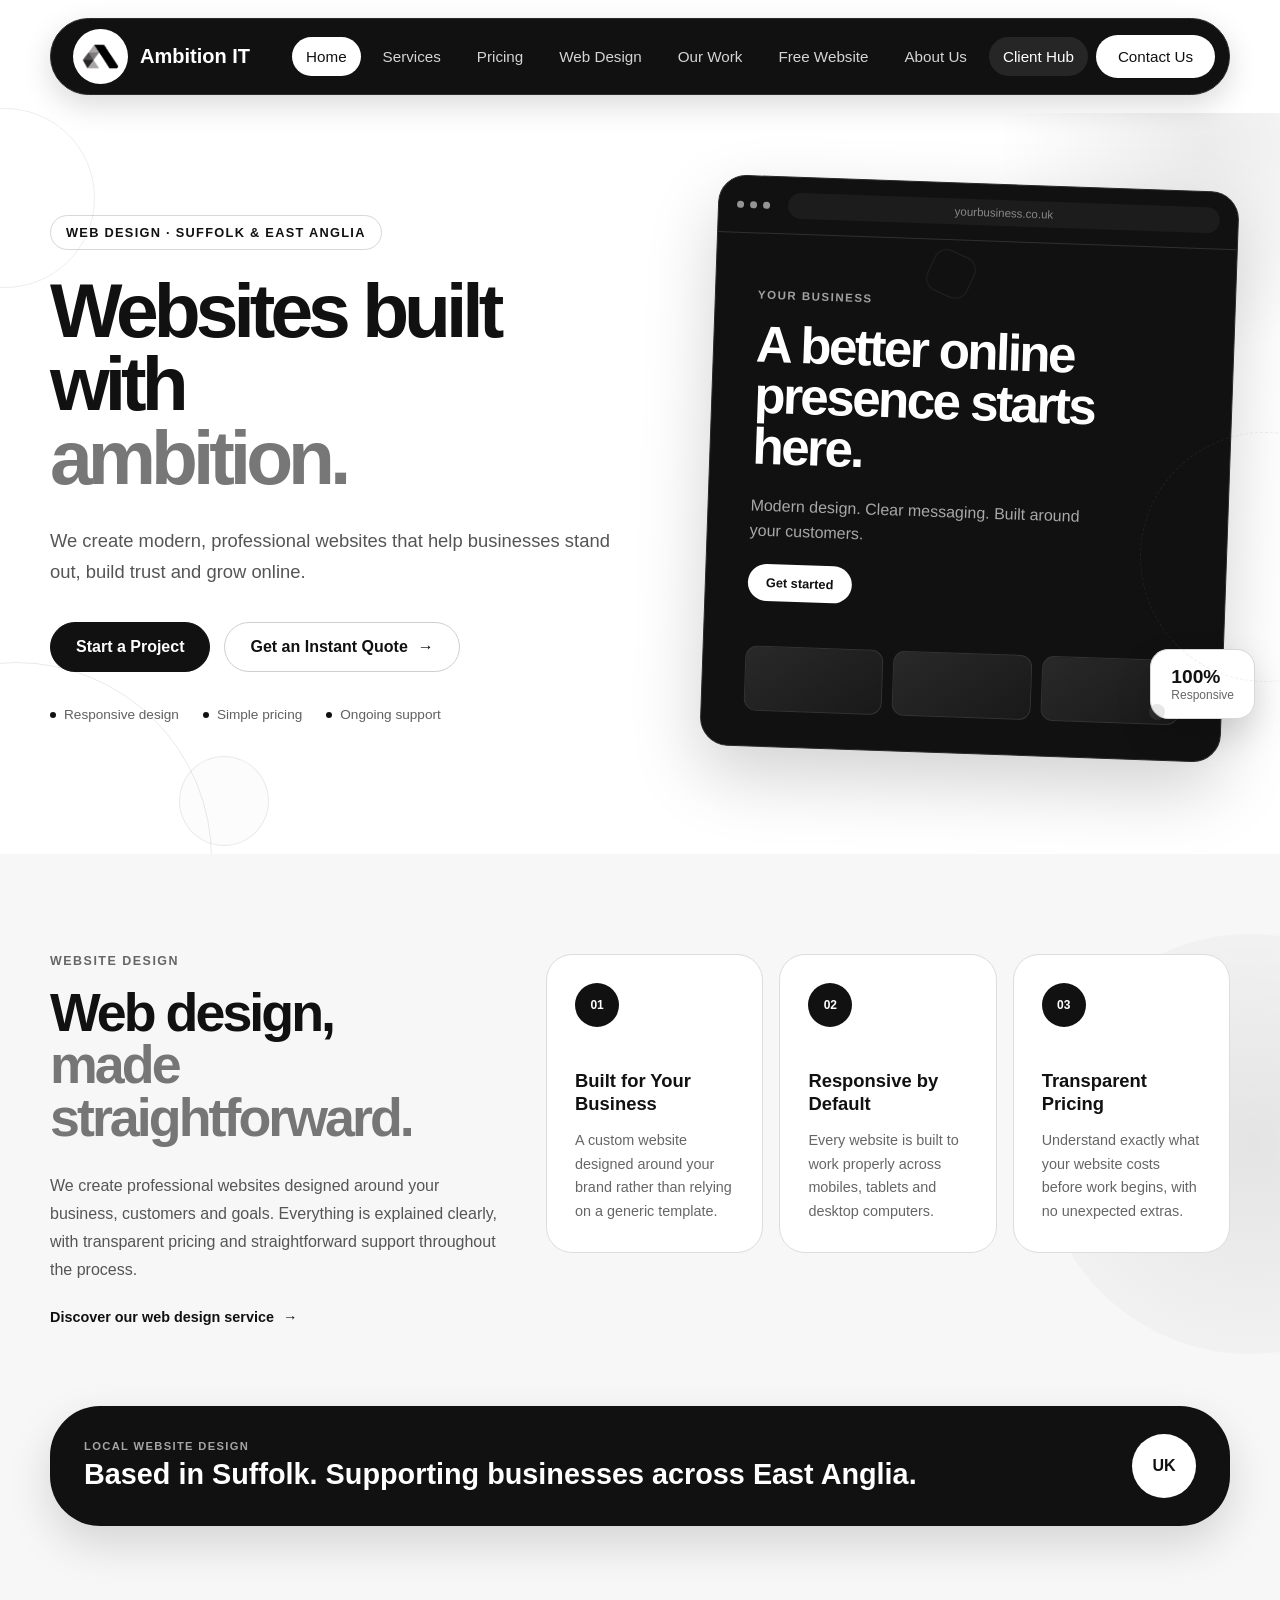
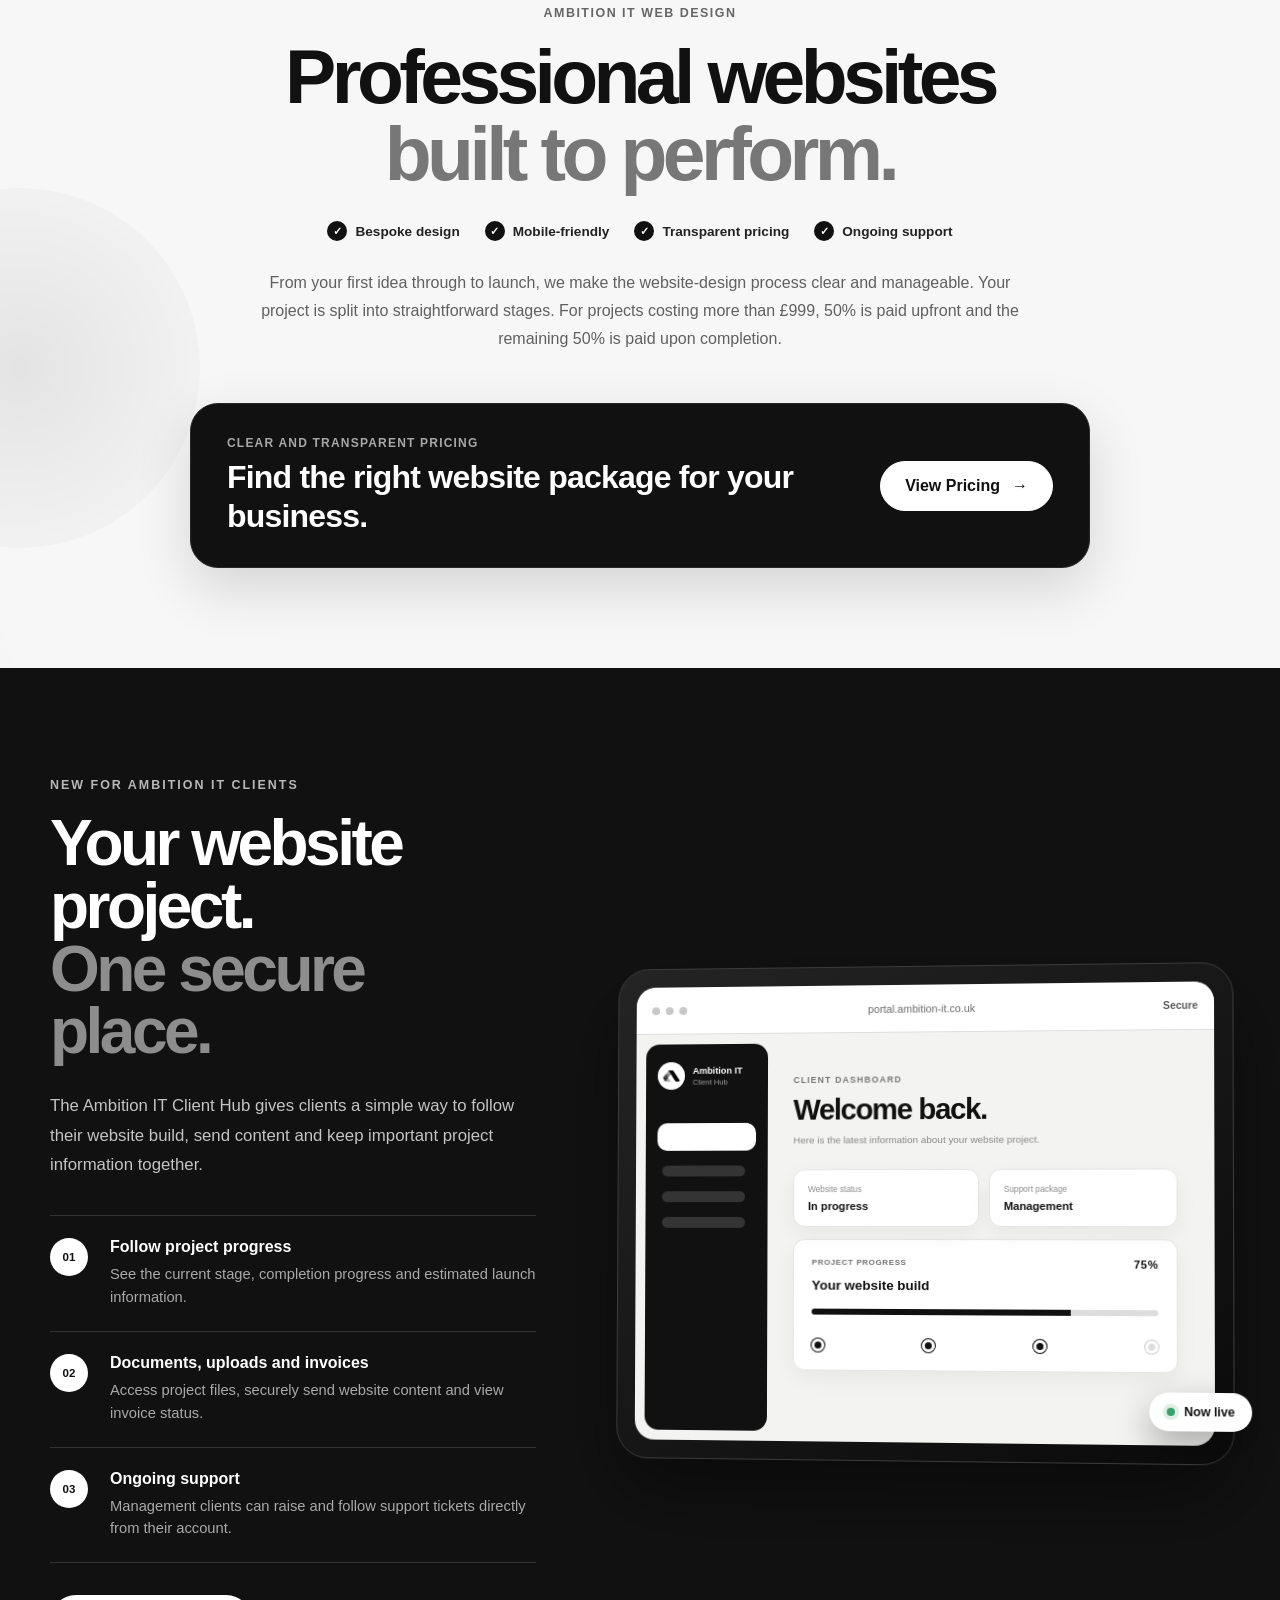
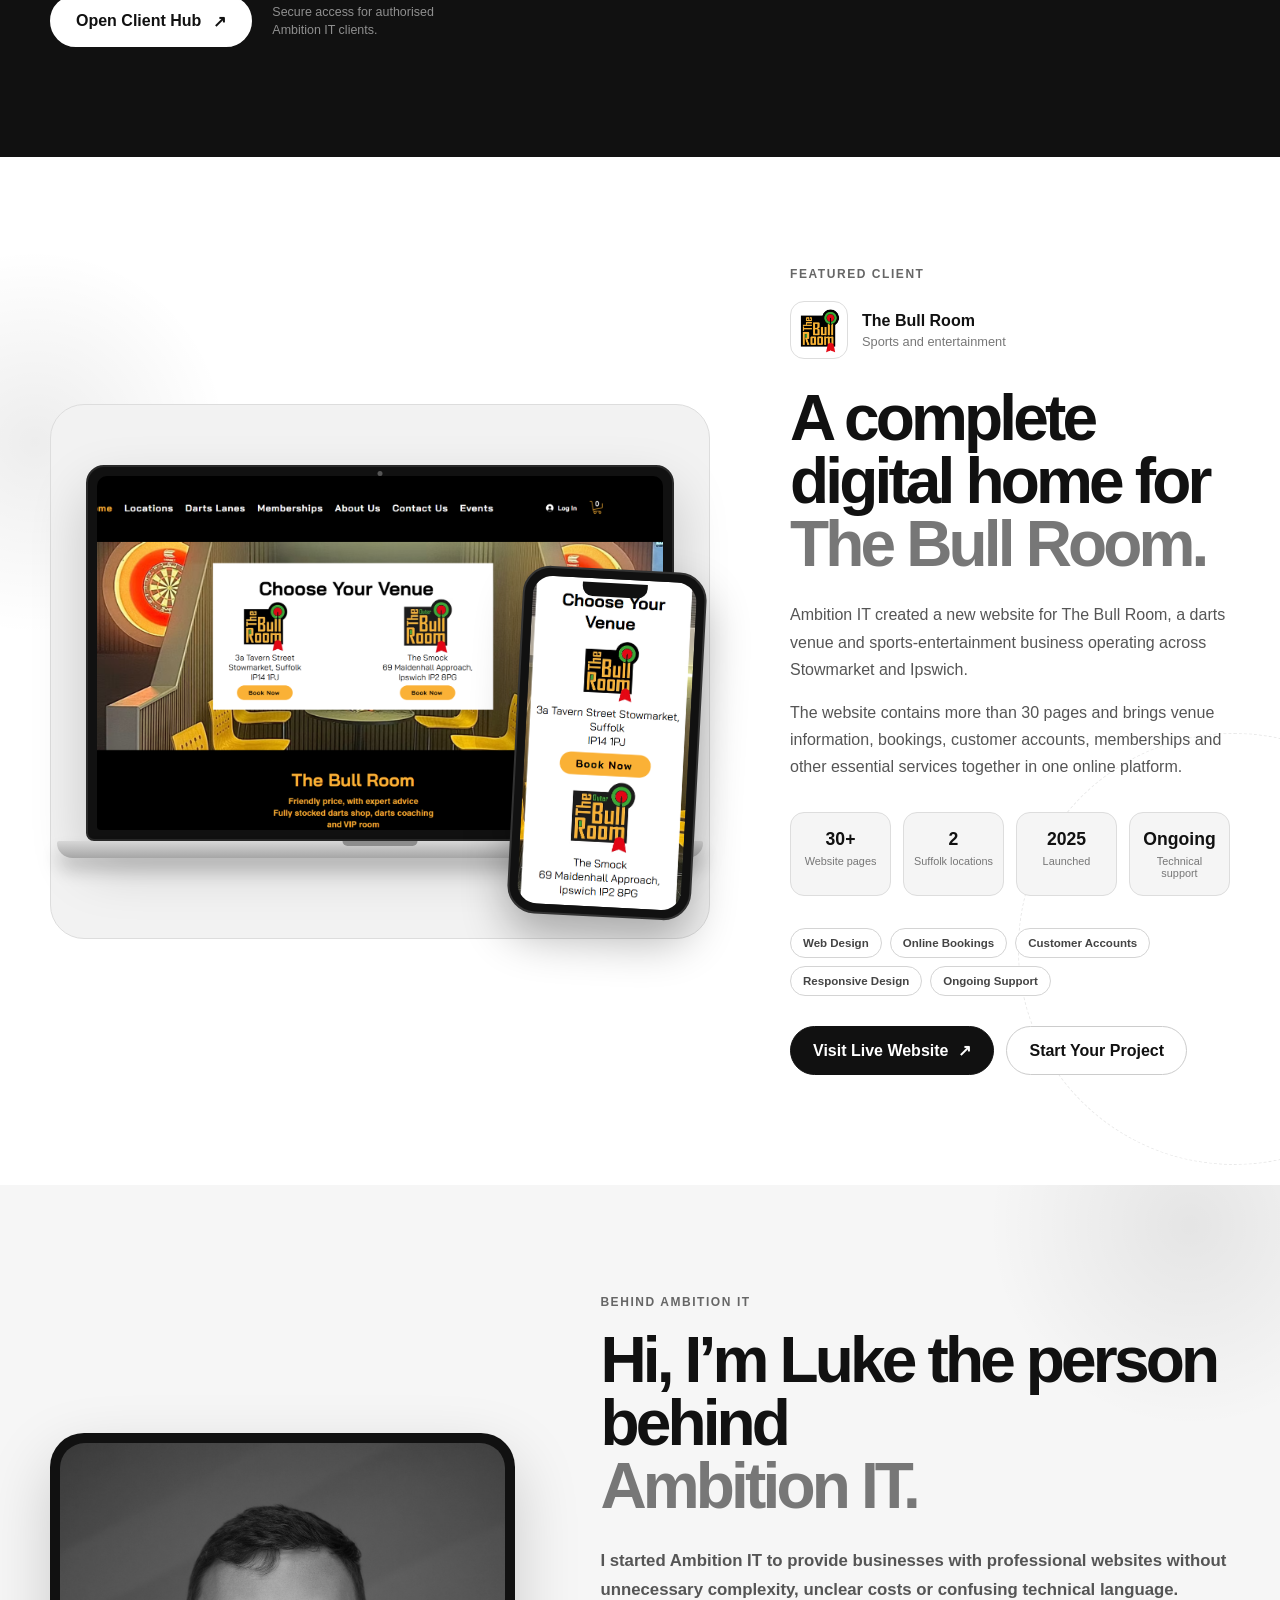
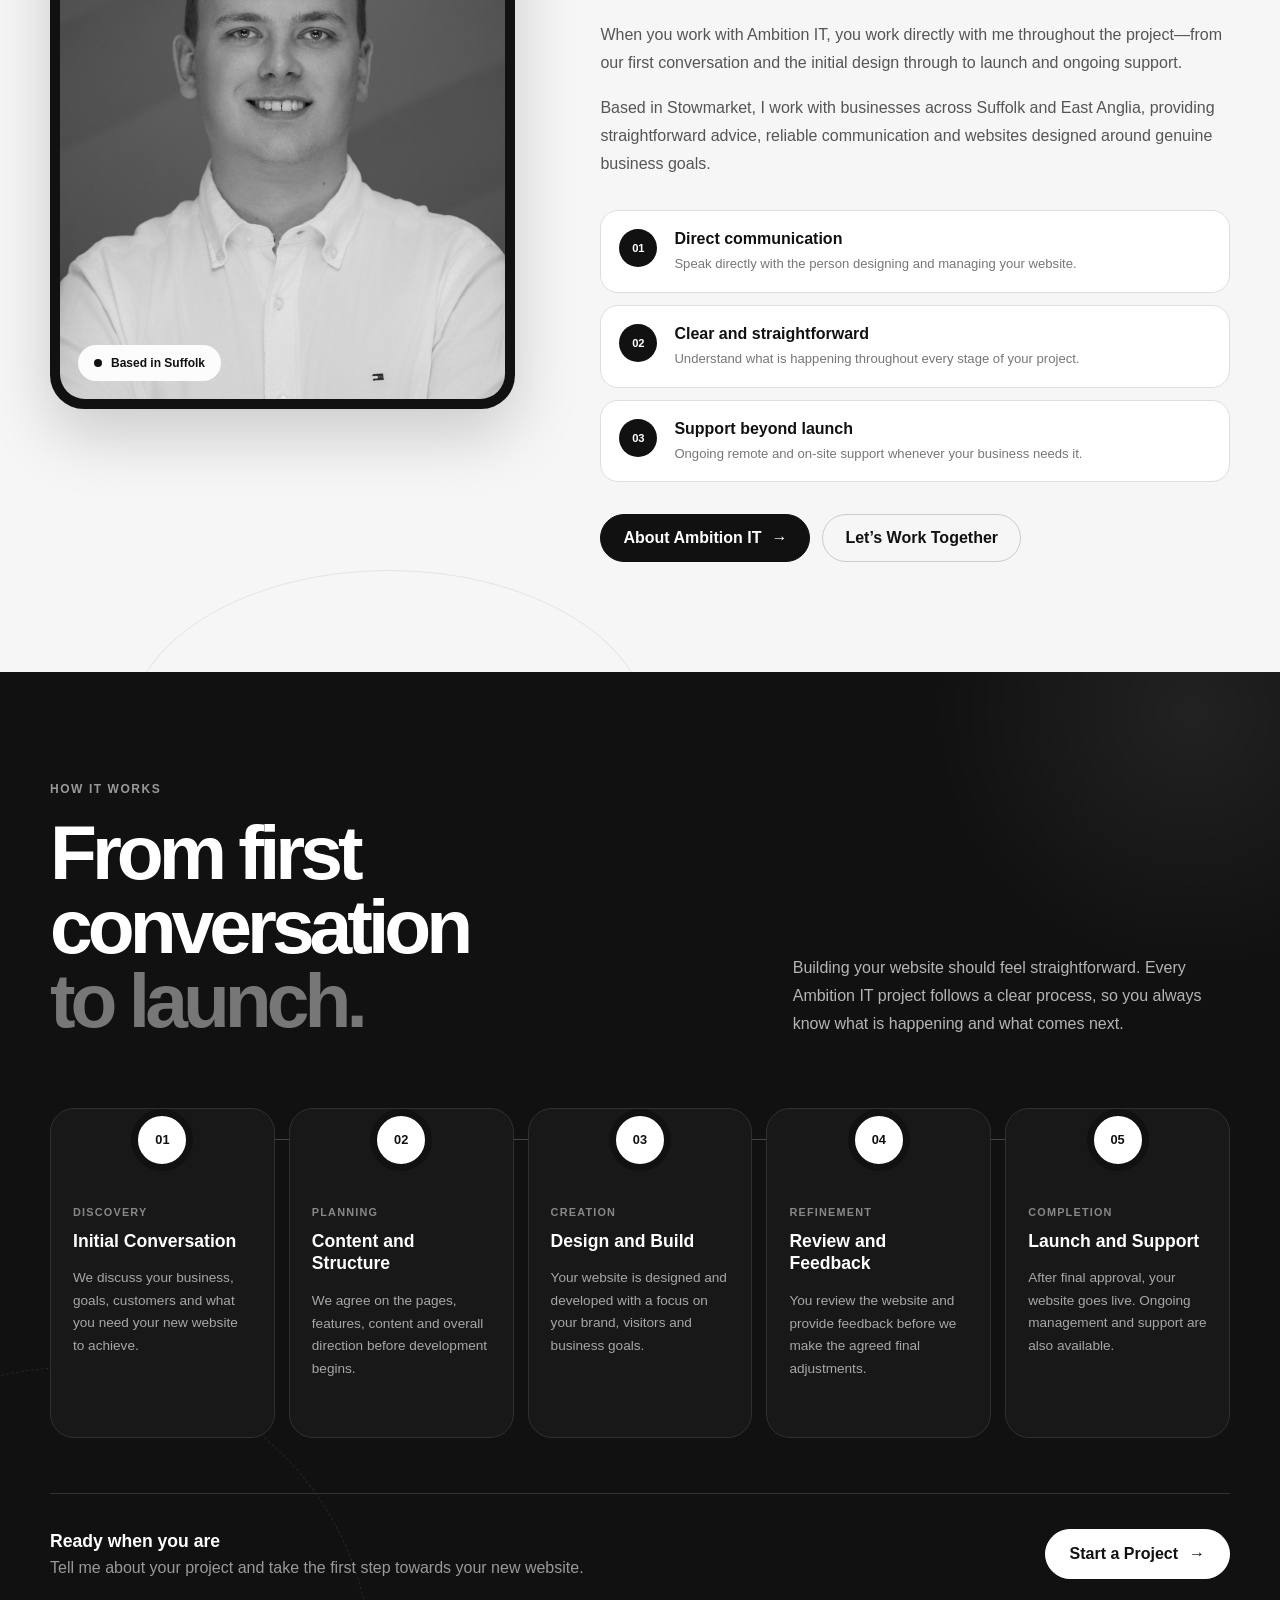
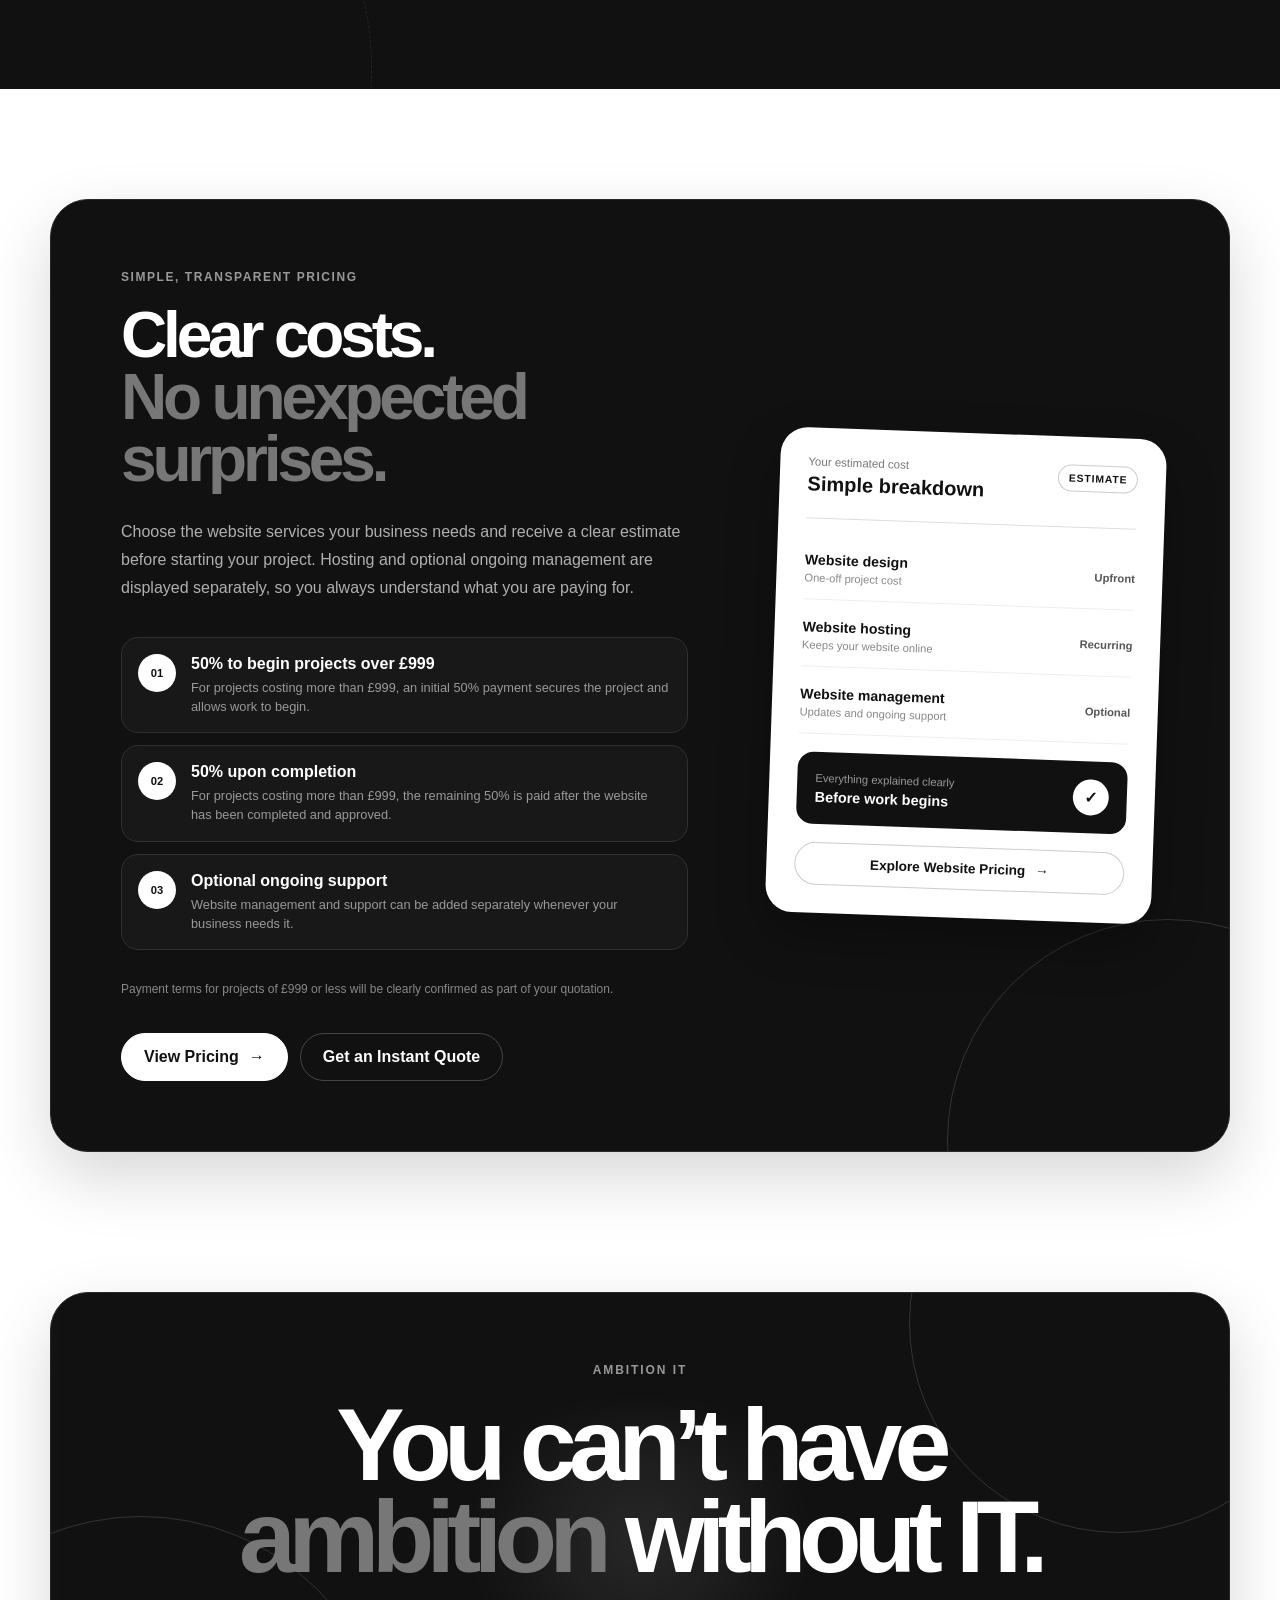
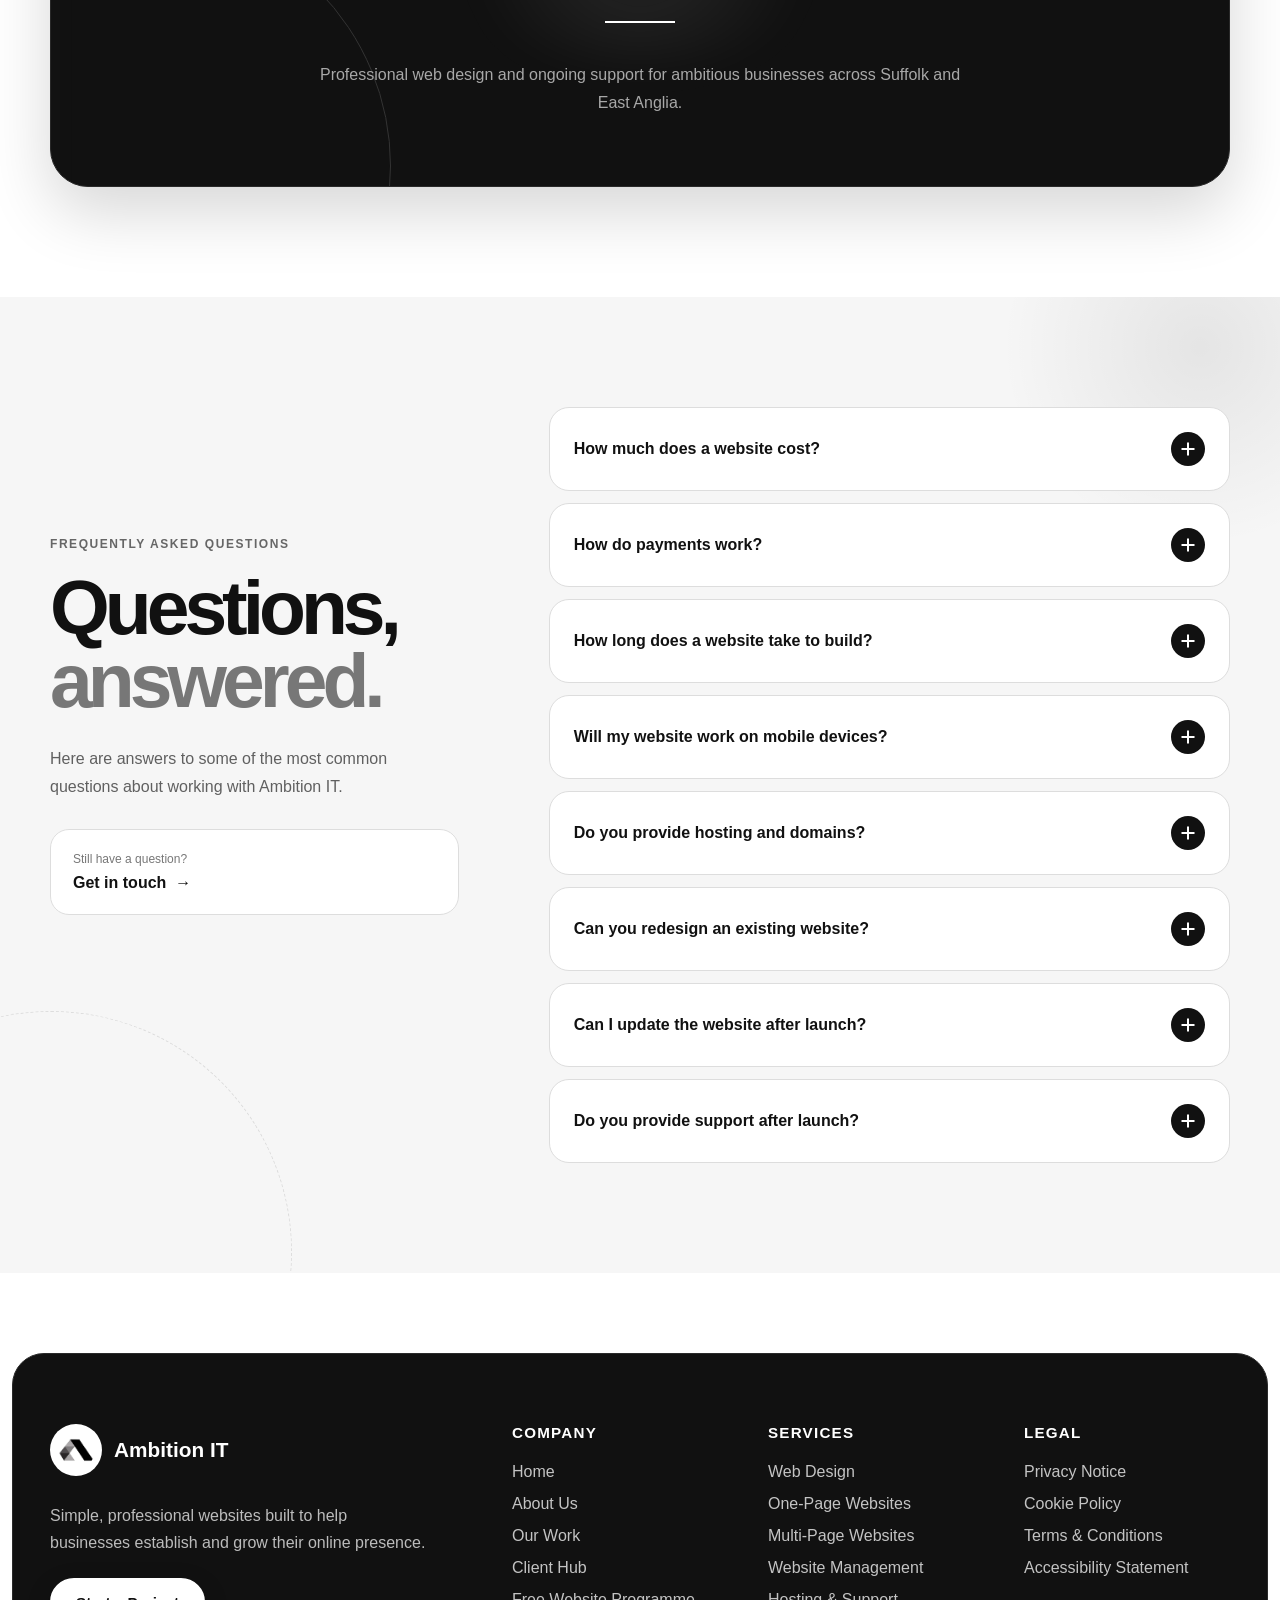
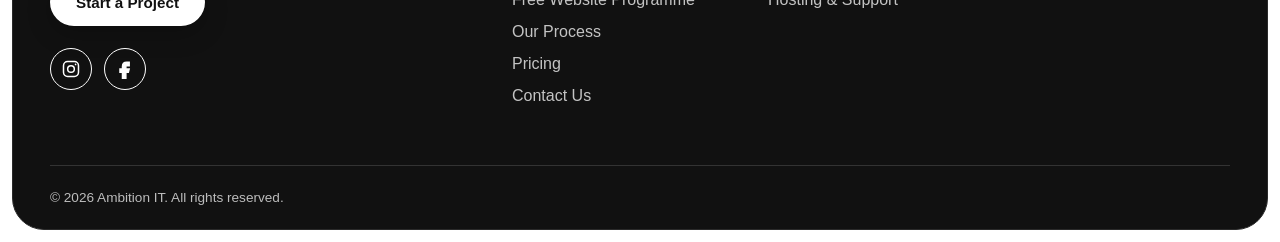
<file: index.html>
<!DOCTYPE html>
<html lang="en">
<head>
    <meta charset="UTF-8">

    <meta
        name="viewport"
        content="width=device-width, initial-scale=1.0"
    >

    <link rel="icon" type="image/png" sizes="192x192" href="/favicon-192.png">
    <link rel="icon" href="/favicon.ico" sizes="any">
    <link rel="stylesheet" href="/styles/main.css?v=20260901">

    <link rel="canonical" href="https://ambition-it.co.uk/">

    <meta
        name="description"
        content="Professional web design, website management and business IT support from Ambition IT in Stowmarket, Suffolk and across East Anglia."
    >

    <meta property="og:type" content="website">
    <meta property="og:site_name" content="Ambition IT">
    <meta property="og:title" content="Web Design Suffolk | Ambition IT">
    <meta property="og:description" content="Professional websites, ongoing management and straightforward IT support for ambitious businesses across Suffolk and East Anglia.">
    <meta property="og:url" content="https://ambition-it.co.uk/">
    <meta property="og:image" content="https://ambition-it.co.uk/favicon-192.png">
    <meta name="twitter:card" content="summary">

    <script type="application/ld+json">
    {
        "@context": "https://schema.org",
        "@graph": [
            {
                "@type": "Organization",
                "@id": "https://ambition-it.co.uk/#organization",
                "name": "Ambition IT",
                "url": "https://ambition-it.co.uk/",
                "logo": {
                    "@type": "ImageObject",
                    "url": "https://ambition-it.co.uk/favicon-192.png",
                    "width": 192,
                    "height": 192
                },
                "email": "ambitionit.business@gmail.com",
                "founder": {
                    "@type": "Person",
                    "name": "Luke Faulkner"
                },
                "areaServed": [
                    {
                        "@type": "AdministrativeArea",
                        "name": "Suffolk"
                    },
                    {
                        "@type": "AdministrativeArea",
                        "name": "East Anglia"
                    }
                ],
                "sameAs": [
                    "https://www.instagram.com/ambitionit_suffolk/",
                    "https://www.facebook.com/profile.php?id=61585691250352"
                ]
            },
            {
                "@type": "WebSite",
                "@id": "https://ambition-it.co.uk/#website",
                "url": "https://ambition-it.co.uk/",
                "name": "Ambition IT",
                "publisher": {
                    "@id": "https://ambition-it.co.uk/#organization"
                }
            }
        ]
    }
    </script>

    <title>Web Design Suffolk | Ambition IT</title>
</head>

<body>

    <header class="site-header">
        <nav class="navbar" aria-label="Main navigation">

            <a href="/" class="brand">
                <img
                    class="brand-logo"
                    src="/imgs/ambition-it-logo-transparent-cropped.png"
                    alt="Ambition IT"
                >

                <span class="brand-name">Ambition IT</span>
            </a>

            <button
                class="menu-toggle"
                type="button"
                aria-label="Open navigation menu"
                aria-expanded="false"
                aria-controls="navigation-links"
            >
                <span></span>
                <span></span>
                <span></span>
            </button>

            <ul class="nav-links" id="navigation-links">
                <li>
                    <a class="active" href="/">
                        Home
                    </a>
                </li>

                <li>
                    <a href="/pages/services.html">
                        Services
                    </a>
                </li>

                <li>
                    <a href="/pages/pricing.html">
                        Pricing
                    </a>
                </li>

                <li>
                    <a href="/pages/web-design.html">
                        Web Design
                    </a>
                </li>

                <li>
                    <a href="/pages/our-work.html">
                        Our Work
                    </a>
                </li>

                <li>
                    <a href="/pages/free-website.html">
                        Free Website
                    </a>
                </li>

                <li>
                    <a href="/pages/about.html">
                        About Us
                    </a>
                </li>

                <li>
                    <a
                        class="client-hub-link"
                        href="https://portal.ambition-it.co.uk/login"
                        target="_blank"
                        rel="noopener noreferrer"
                    >
                        Client Hub
                    </a>
                </li>

                <li>
                    <a class="contact-button" href="/pages/contact.html">
                        Contact Us
                    </a>
                </li>
            </ul>

        </nav>
    </header>

    <main>
        <section class="hero">
    <div class="hero-container">

        <div class="hero-content">
            <p class="hero-label">
                Web design · Suffolk &amp; East Anglia
            </p>

            <h1>
                Websites built with
                <span>ambition.</span>
            </h1>

            <p class="hero-description">
                We create modern, professional websites that help
                businesses stand out, build trust and grow online.
            </p>

            <div class="hero-buttons">
                <a class="hero-primary-button" href="/pages/contact.html">
                    Start a Project
                </a>

                <a class="hero-secondary-button" href="/pages/pricing.html">
                    Get an Instant Quote
                    <span aria-hidden="true">→</span>
                </a>
            </div>

            <div class="hero-features">
                <span>Responsive design</span>
                <span>Simple pricing</span>
                <span>Ongoing support</span>
            </div>
        </div>

        <!-- Website preview -->
        <div class="hero-visual" aria-label="Example website design">

            <div class="website-preview">

                <div class="preview-toolbar">
                    <div class="preview-dots">
                        <span></span>
                        <span></span>
                        <span></span>
                    </div>

                    <div class="preview-address">
                        yourbusiness.co.uk
                    </div>
                </div>

                <div class="preview-content">
                    <p class="preview-label">Your business</p>

                    <h2>
                        A better online presence starts here.
                    </h2>

                    <p>
                        Modern design. Clear messaging.
                        Built around your customers.
                    </p>

                    <span class="preview-button">
                        Get started
                    </span>

                    <div class="preview-cards">
                        <div></div>
                        <div></div>
                        <div></div>
                    </div>
                </div>

            </div>

            <div class="hero-badge">
                <strong>100%</strong>
                <span>Responsive</span>
            </div>

        </div>

    </div>
</section>

<section class="design-section">
    <div class="design-container">

        <div class="design-introduction">
            <div class="design-copy">
                <p class="section-label">Website Design</p>

                <h2>
                    Web design,
                    <span>made straightforward.</span>
                </h2>

                <p>
                    We create professional websites designed around your
                    business, customers and goals. Everything is explained
                    clearly, with transparent pricing and straightforward
                    support throughout the process.
                </p>

                <a href="/pages/web-design.html" class="text-link">
                    Discover our web design service
                    <span aria-hidden="true">→</span>
                </a>
            </div>

            <div class="feature-cards">

                <article class="feature-card reveal">
                    <span class="feature-number">01</span>

                    <h3>Built for Your Business</h3>

                    <p>
                        A custom website designed around your brand rather
                        than relying on a generic template.
                    </p>
                </article>

                <article class="feature-card reveal">
                    <span class="feature-number">02</span>

                    <h3>Responsive by Default</h3>

                    <p>
                        Every website is built to work properly across
                        mobiles, tablets and desktop computers.
                    </p>
                </article>

                <article class="feature-card reveal">
                    <span class="feature-number">03</span>

                    <h3>Transparent Pricing</h3>

                    <p>
                        Understand exactly what your website costs before
                        work begins, with no unexpected extras.
                    </p>
                </article>

            </div>
        </div>

        <div class="location-banner">
            <div>
                <p class="location-label">Local website design</p>

                <h2>
                    Based in Suffolk. Supporting businesses across
                    East Anglia.
                </h2>
            </div>

            <span class="location-badge">UK</span>
        </div>

        <div class="service-heading">
            <p class="section-label">Ambition IT Web Design</p>

            <h2>
                Professional websites
                <span>built to perform.</span>
            </h2>

            <div class="service-benefits">
                <span>Bespoke design</span>
                <span>Mobile-friendly</span>
                <span>Transparent pricing</span>
                <span>Ongoing support</span>
            </div>

            <p class="service-description">
                From your first idea through to launch, we make the
                website-design process clear and manageable. Your project
                is split into straightforward stages. For projects costing
                more than £999, 50% is paid upfront and the remaining 50%
                is paid upon completion.
            </p>
        </div>

        <div class="pricing-callout">
    <div>
        <p class="pricing-callout-label">
            Clear and transparent pricing
        </p>

        <h2>Find the right website package for your business.</h2>
    </div>

    <a href="/pages/pricing.html" class="view-pricing-button">
        View Pricing
        <span aria-hidden="true">→</span>
    </a>
    </div>

    </div>
</section>
<section class="client-hub-showcase" aria-labelledby="client-hub-title">
    <div class="client-hub-container">
        <div class="client-hub-copy">
            <p class="client-hub-eyebrow">New for Ambition IT clients</p>

            <h2 id="client-hub-title">
                Your website project.
                <span>One secure place.</span>
            </h2>

            <p class="client-hub-introduction">
                The Ambition IT Client Hub gives clients a simple way to
                follow their website build, send content and keep important
                project information together.
            </p>

            <ul class="client-hub-features">
                <li>
                    <span aria-hidden="true">01</span>
                    <div>
                        <strong>Follow project progress</strong>
                        <p>See the current stage, completion progress and estimated launch information.</p>
                    </div>
                </li>
                <li>
                    <span aria-hidden="true">02</span>
                    <div>
                        <strong>Documents, uploads and invoices</strong>
                        <p>Access project files, securely send website content and view invoice status.</p>
                    </div>
                </li>
                <li>
                    <span aria-hidden="true">03</span>
                    <div>
                        <strong>Ongoing support</strong>
                        <p>Management clients can raise and follow support tickets directly from their account.</p>
                    </div>
                </li>
            </ul>

            <div class="client-hub-actions">
                <a
                    class="client-hub-button"
                    href="https://portal.ambition-it.co.uk/login"
                    target="_blank"
                    rel="noopener noreferrer"
                >
                    Open Client Hub
                    <span aria-hidden="true">↗</span>
                </a>
                <p>Secure access for authorised Ambition IT clients.</p>
            </div>
        </div>

        <div class="client-hub-preview" aria-label="Preview of the Ambition IT Client Hub dashboard">
            <div class="client-hub-browser">
                <div class="client-hub-browser-bar">
                    <div aria-hidden="true"><span></span><span></span><span></span></div>
                    <p>portal.ambition-it.co.uk</p>
                    <span class="client-hub-secure">Secure</span>
                </div>

                <div class="client-hub-dashboard">
                    <aside aria-hidden="true">
                        <div class="client-hub-preview-brand">
                            <img src="/imgs/ambition-it-logo-transparent-cropped.png" alt="">
                            <div><strong>Ambition IT</strong><span>Client Hub</span></div>
                        </div>
                        <div class="client-hub-preview-nav active"></div>
                        <div class="client-hub-preview-nav"></div>
                        <div class="client-hub-preview-nav"></div>
                        <div class="client-hub-preview-nav"></div>
                    </aside>

                    <div class="client-hub-preview-main">
                        <p>CLIENT DASHBOARD</p>
                        <h3>Welcome back.</h3>
                        <span class="client-hub-preview-subtitle">Here is the latest information about your website project.</span>

                        <div class="client-hub-preview-cards">
                            <div><span>Website status</span><strong>In progress</strong></div>
                            <div><span>Support package</span><strong>Management</strong></div>
                        </div>

                        <div class="client-hub-progress-card">
                            <div><span>PROJECT PROGRESS</span><strong>75%</strong></div>
                            <h4>Your website build</h4>
                            <div class="client-hub-progress-track"><span></span></div>
                            <div class="client-hub-milestones" aria-hidden="true">
                                <span class="complete"></span>
                                <span class="complete"></span>
                                <span class="complete"></span>
                                <span></span>
                            </div>
                        </div>
                    </div>
                </div>
            </div>

            <div class="client-hub-live-badge">
                <span></span>
                Now live
            </div>
        </div>
    </div>
</section>
<section class="featured-project" id="work">
    <div class="featured-project-container">

        <div class="project-visuals">

            <!-- Laptop preview -->
            <div class="laptop-mockup">
                <div class="laptop-screen">
                    <img
                        src="/imgs/tbrhero.png"
                        alt="The Bull Room website displayed on a laptop"
                    >
                </div>

                <div class="laptop-base"></div>
            </div>

            <!-- Mobile preview -->
            <div class="phone-mockup">
                <div class="phone-speaker"></div>

                <div class="phone-screen">
                    <img
                        src="/imgs/tbrheromobile.png"
                        alt="The Bull Room website displayed on a mobile phone"
                    >
                </div>
            </div>

        </div>

        <div class="project-content">

            <p class="project-label">Featured Client</p>

            <div class="project-client">
                <img
                    src="/imgs/Full Colour With GoldThe Bull Room_edited_edited.png"
                    alt="The Bull Room"
                >

                <div>
                    <strong>The Bull Room</strong>
                    <span>Sports and entertainment</span>
                </div>
            </div>

            <h2>
                A complete digital home for
                <span>The Bull Room.</span>
            </h2>

            <p class="project-description">
                Ambition IT created a new website for The Bull Room,
                a darts venue and sports-entertainment business operating
                across Stowmarket and Ipswich.
            </p>

            <p class="project-description">
                The website contains more than 30 pages and brings
                venue information, bookings, customer accounts,
                memberships and other essential services together
                in one online platform.
            </p>

            <div class="project-statistics">

                <div>
                    <strong>30+</strong>
                    <span>Website pages</span>
                </div>

                <div>
                    <strong>2</strong>
                    <span>Suffolk locations</span>
                </div>

                <div>
                    <strong>2025</strong>
                    <span>Launched</span>
                </div>

                <div>
                    <strong>Ongoing</strong>
                    <span>Technical support</span>
                </div>

            </div>

            <div class="project-services">
                <span>Web Design</span>
                <span>Online Bookings</span>
                <span>Customer Accounts</span>
                <span>Responsive Design</span>
                <span>Ongoing Support</span>
            </div>

            <div class="project-buttons">
                <a
                    class="project-primary-button"
                    href="https://www.thebullroom.co.uk/"
                    target="_blank"
                    rel="noopener noreferrer"
                >
                    Visit Live Website
                    <span aria-hidden="true">↗</span>
                </a>

                <a
                    class="project-secondary-button"
                    href="/pages/contact.html"
                >
                    Start Your Project
                </a>
            </div>

        </div>

    </div>
</section>
<section class="meet-luke" id="about">
    <div class="meet-luke-container">

        <div class="luke-photo-column">
            <div class="luke-photo-frame">
                <img
                    src="/imgs/Luke Faulkner Profile Photo 2026.jpg"
                    alt="Luke, founder of Ambition IT"
                    loading="lazy"
                >

                <div class="luke-location">
                    <span class="location-dot"></span>

                    Based in Suffolk
                </div>
            </div>

            <div class="luke-photo-caption">
                
            </div>
        </div>

        <div class="luke-content">
            <p class="luke-label">Behind Ambition IT</p>

            <h2>
                Hi, I’m Luke <b>the person behind</b>
                <span>Ambition IT.</span>
            </h2>

            <p class="luke-introduction">
                I started Ambition IT to provide businesses with
                professional websites without unnecessary complexity,
                unclear costs or confusing technical language.
            </p>

            <p>
                When you work with Ambition IT, you work directly with
                me throughout the project—from our first conversation
                and the initial design through to launch and ongoing
                support.
            </p>

            <p>
                Based in Stowmarket, I work with businesses across
                Suffolk and East Anglia, providing straightforward
                advice, reliable communication and websites designed
                around genuine business goals.
            </p>

            <div class="luke-values">

                <div class="luke-value">
                    <span>01</span>

                    <div>
                        <strong>Direct communication</strong>
                        <p>
                            Speak directly with the person designing
                            and managing your website.
                        </p>
                    </div>
                </div>

                <div class="luke-value">
                    <span>02</span>

                    <div>
                        <strong>Clear and straightforward</strong>
                        <p>
                            Understand what is happening throughout
                            every stage of your project.
                        </p>
                    </div>
                </div>

                <div class="luke-value">
                    <span>03</span>

                    <div>
                        <strong>Support beyond launch</strong>
                        <p>
                            Ongoing remote and on-site support whenever
                            your business needs it.
                        </p>
                    </div>
                </div>

            </div>

            <div class="luke-buttons">
                <a class="luke-primary-button" href="/pages/about.html">
                    About Ambition IT
                    <span aria-hidden="true">→</span>
                </a>

                <a class="luke-secondary-button" href="/pages/contact.html">
                    Let’s Work Together
                </a>
            </div>
        </div>

    </div>
</section>
<section class="process-section" id="process">
    <div class="process-container">

        <div class="process-heading">
            <div>
                <p class="process-label">How It Works</p>

                <h2>
                    From first conversation
                    <span>to launch.</span>
                </h2>
            </div>

            <p class="process-introduction">
                Building your website should feel straightforward.
                Every Ambition IT project follows a clear process, so
                you always know what is happening and what comes next.
            </p>
        </div>

        <div class="process-timeline">

            <article class="process-step">
                <div class="process-number">01</div>

                <p class="process-stage">Discovery</p>

                <h3>Initial Conversation</h3>

                <p>
                    We discuss your business, goals, customers and
                    what you need your new website to achieve.
                </p>
            </article>

            <article class="process-step">
                <div class="process-number">02</div>

                <p class="process-stage">Planning</p>

                <h3>Content and Structure</h3>

                <p>
                    We agree on the pages, features, content and
                    overall direction before development begins.
                </p>
            </article>

            <article class="process-step">
                <div class="process-number">03</div>

                <p class="process-stage">Creation</p>

                <h3>Design and Build</h3>

                <p>
                    Your website is designed and developed with a
                    focus on your brand, visitors and business goals.
                </p>
            </article>

            <article class="process-step">
                <div class="process-number">04</div>

                <p class="process-stage">Refinement</p>

                <h3>Review and Feedback</h3>

                <p>
                    You review the website and provide feedback before
                    we make the agreed final adjustments.
                </p>
            </article>

            <article class="process-step">
                <div class="process-number">05</div>

                <p class="process-stage">Completion</p>

                <h3>Launch and Support</h3>

                <p>
                    After final approval, your website goes live.
                    Ongoing management and support are also available.
                </p>
            </article>

        </div>

        <div class="process-footer">
            <div>
                <span>Ready when you are</span>

                <p>
                    Tell me about your project and take the first step
                    towards your new website.
                </p>
            </div>

            <a href="/pages/contact.html" class="process-button">
                Start a Project
                <span aria-hidden="true">→</span>
            </a>
        </div>
    </div>
</section>
<section class="home-pricing-section">
    <div class="home-pricing-container">

        <div class="home-pricing-content">
            <p class="home-pricing-label">
                Simple, Transparent Pricing
            </p>

            <h2>
                Clear costs.
                <span>No unexpected surprises.</span>
            </h2>

            <p class="home-pricing-description">
                Choose the website services your business needs and
                receive a clear estimate before starting your project.
                Hosting and optional ongoing management are displayed
                separately, so you always understand what you are
                paying for.
            </p>

            <div class="payment-points">
                <div class="payment-point">
                    <span>01</span>

                    <div>
                        <strong>50% to begin projects over £999</strong>

                        <p>
                            For projects costing more than £999, an initial
                            50% payment secures the project and allows work
                            to begin.
                        </p>
                    </div>
                </div>

                <div class="payment-point">
                    <span>02</span>

                    <div>
                        <strong>50% upon completion</strong>

                        <p>
                            For projects costing more than £999, the remaining
                            50% is paid after the website has been completed
                            and approved.
                        </p>
                    </div>
                </div>

                <div class="payment-point">
                    <span>03</span>

                    <div>
                        <strong>Optional ongoing support</strong>
                        <p>
                            Website management and support can be added
                            separately whenever your business needs it.
                        </p>
                    </div>
                </div>

                <p class="smaller-project-note">
                    Payment terms for projects of £999 or less will be
                    clearly confirmed as part of your quotation.
                </p>

            </div>

            <div class="home-pricing-buttons">
                <a
                    href="/pages/pricing.html"
                    class="pricing-primary-button"
                >
                    View Pricing
                    <span aria-hidden="true">→</span>
                </a>

                <a
                    href="/pages/pricing.html#instant-estimate"
                    class="pricing-secondary-button"
                >
                    Get an Instant Quote
                </a>
            </div>
        </div>

        <div class="pricing-breakdown-card">
            <div class="breakdown-heading">
                <div>
                    <p>Your estimated cost</p>
                    <h3>Simple breakdown</h3>
                </div>

                <span>Estimate</span>
            </div>

            <div class="breakdown-list">

                <div class="breakdown-item">
                    <div>
                        <strong>Website design</strong>
                        <span>One-off project cost</span>
                    </div>

                    <span>Upfront</span>
                </div>

                <div class="breakdown-item">
                    <div>
                        <strong>Website hosting</strong>
                        <span>Keeps your website online</span>
                    </div>

                    <span>Recurring</span>
                </div>

                <div class="breakdown-item">
                    <div>
                        <strong>Website management</strong>
                        <span>Updates and ongoing support</span>
                    </div>

                    <span>Optional</span>
                </div>

            </div>

            <div class="breakdown-total">
                <div>
                    <span>Everything explained clearly</span>
                    <strong>Before work begins</strong>
                </div>

                <span class="breakdown-tick">✓</span>
            </div>

            <a href="/pages/pricing.html" class="breakdown-button">
                Explore Website Pricing
                <span aria-hidden="true">→</span>
            </a>
        </div>
    </div>
</section>
<section class="slogan-section">
    <div class="slogan-container">

        <div class="slogan-decoration slogan-decoration-one"></div>
        <div class="slogan-decoration slogan-decoration-two"></div>

        <div class="slogan-content">
            <p>Ambition IT</p>

            <h2>
                You can’t have
                <span>ambition</span>
                without <strong>IT.</strong>
            </h2>

            <div class="slogan-line"></div>

            <p class="slogan-description">
                Professional web design and ongoing support for
                ambitious businesses across Suffolk and East Anglia.
            </p>
        </div>

    </div>
</section>
<section class="faq-section" id="faqs">
    <div class="faq-container">

        <div class="faq-introduction">
            <p class="faq-label">Frequently Asked Questions</p>

            <h2>
                Questions,
                <span>answered.</span>
            </h2>

            <p>
                Here are answers to some of the most common questions
                about working with Ambition IT.
            </p>

            <div class="faq-contact">
                <span>Still have a question?</span>

                <a href="/pages/contact.html">
                    Get in touch
                    <span aria-hidden="true">→</span>
                </a>
            </div>
        </div>

        <div class="faq-list">

            <details class="faq-item">
                <summary>
                    <span>How much does a website cost?</span>
                    <span class="faq-icon"></span>
                </summary>

                <div class="faq-answer">
                    <p>
                        The cost depends on the number of pages,
                        functionality and support your business needs.
                        You can view our pricing or use the instant
                        quote tool to receive an initial estimate.
                    </p>
                </div>
            </details>

            <details class="faq-item">
                <summary>
                    <span>How do payments work?</span>
                    <span class="faq-icon"></span>
                </summary>

                <div class="faq-answer">
                    <p>
                        For projects costing more than £999, 50% is
                        paid before work begins and the remaining 50%
                        is paid after the website has been completed
                        and approved. Payment terms for projects of
                        £999 or less are confirmed in your quotation.
                    </p>
                </div>
            </details>

            <details class="faq-item">
                <summary>
                    <span>How long does a website take to build?</span>
                    <span class="faq-icon"></span>
                </summary>

                <div class="faq-answer">
                    <p>
                        The timeframe depends on the size and complexity
                        of the website and how quickly content and
                        feedback are provided. A clear estimated
                        timeframe will be agreed before work begins.
                    </p>
                </div>
            </details>

            <details class="faq-item">
                <summary>
                    <span>Will my website work on mobile devices?</span>
                    <span class="faq-icon"></span>
                </summary>

                <div class="faq-answer">
                    <p>
                        Yes. Every Ambition IT website is designed to
                        work across mobile phones, tablets, laptops
                        and desktop computers.
                    </p>
                </div>
            </details>

            <details class="faq-item">
                <summary>
                    <span>Do you provide hosting and domains?</span>
                    <span class="faq-icon"></span>
                </summary>

                <div class="faq-answer">
                    <p>
                        Hosting and domain options can be discussed as
                        part of your project. These costs are shown
                        separately so you understand which charges are
                        one-off and which are recurring.
                    </p>
                </div>
            </details>

            <details class="faq-item">
                <summary>
                    <span>Can you redesign an existing website?</span>
                    <span class="faq-icon"></span>
                </summary>

                <div class="faq-answer">
                    <p>
                        Yes. We can review your existing website and
                        recommend improvements to its design, content,
                        navigation, performance and mobile experience.
                    </p>
                </div>
            </details>

            <details class="faq-item">
                <summary>
                    <span>Can I update the website after launch?</span>
                    <span class="faq-icon"></span>
                </summary>

                <div class="faq-answer">
                    <p>
                        This depends on how your website is built.
                        Where appropriate, you can be given access to
                        update content yourself. Optional website
                        management is also available if you would
                        prefer Ambition IT to handle updates.
                    </p>
                </div>
            </details>

            <details class="faq-item">
                <summary>
                    <span>Do you provide support after launch?</span>
                    <span class="faq-icon"></span>
                </summary>

                <div class="faq-answer">
                    <p>
                        Yes. Optional ongoing website management and
                        support are available after launch, including
                        remote assistance and on-site support where
                        appropriate.
                    </p>
                </div>
            </details>

        </div>

    </div>
</section>


    </main>
<site-footer></site-footer>

<script src="/Javascript/main.js?v=20260901" defer></script>
<script src="/Javascript/footer.js?v=261cb37" defer></script>


</body>
</html>
</file>
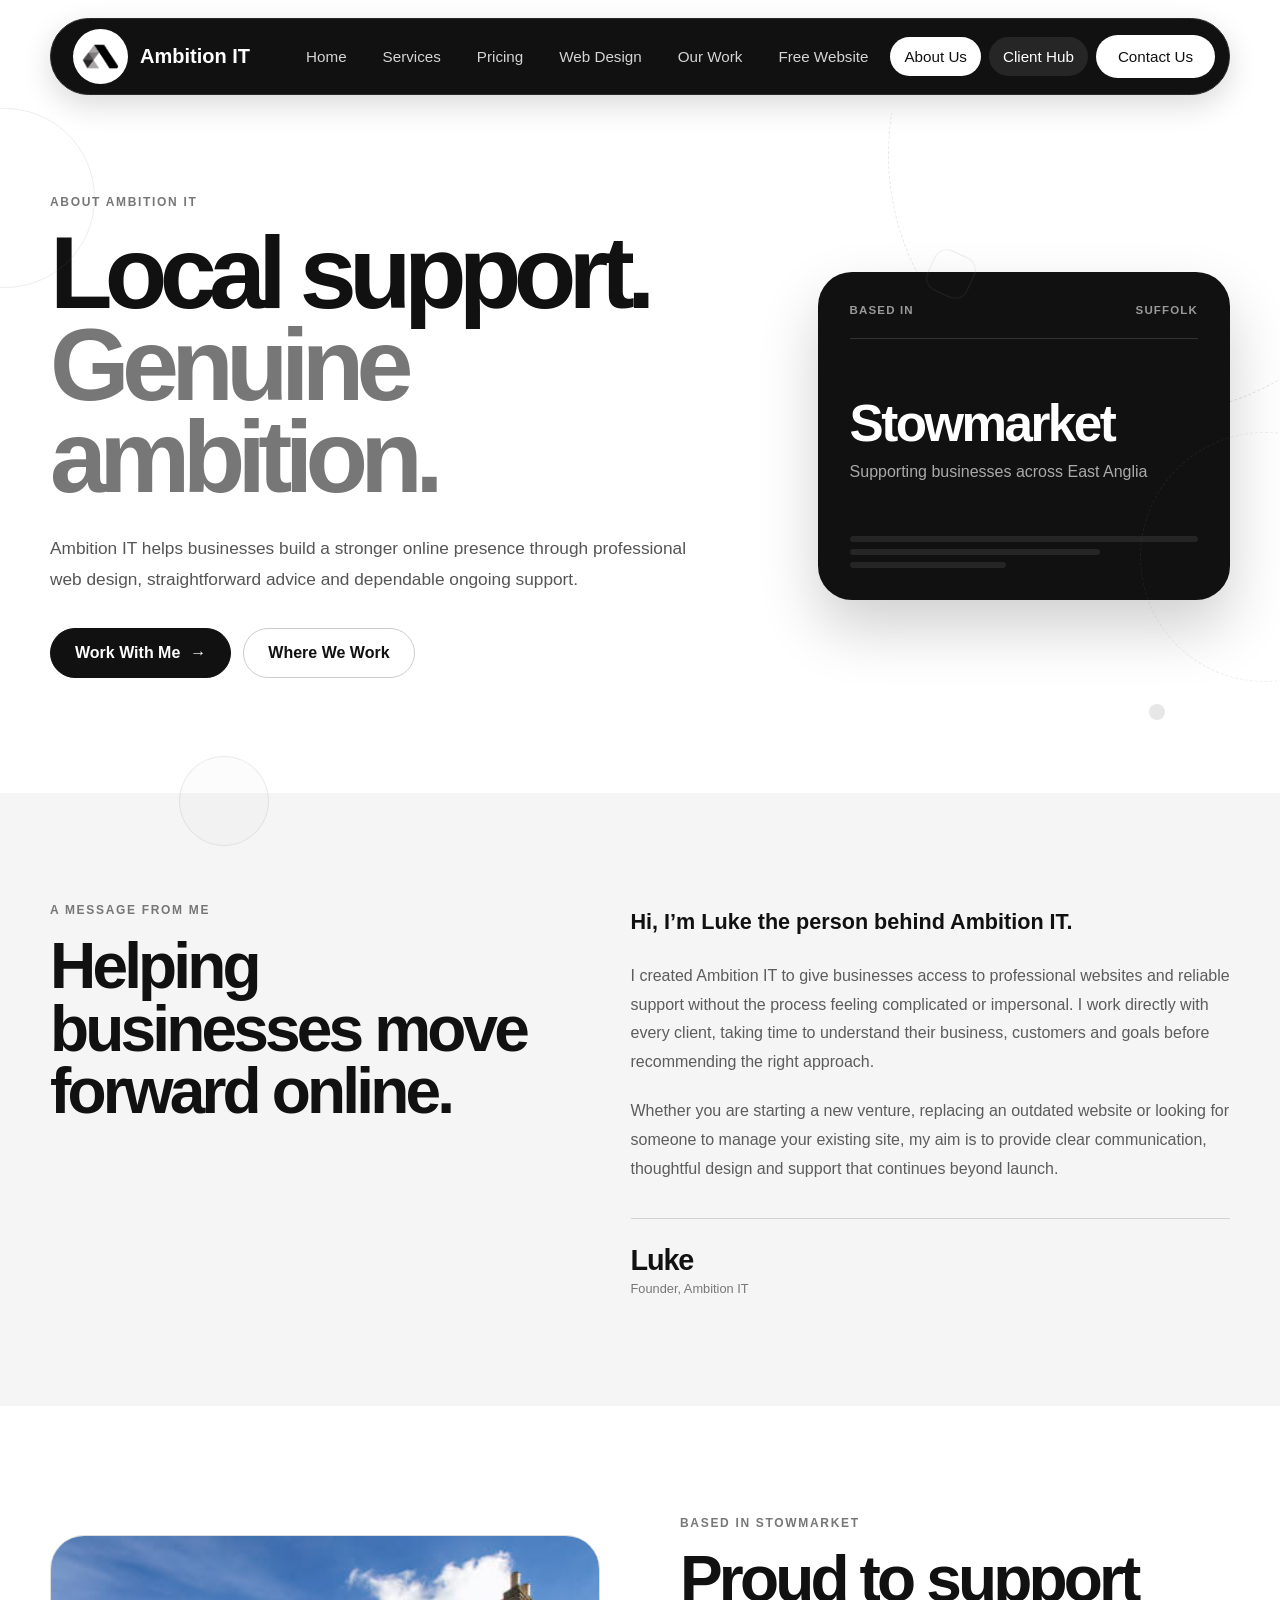
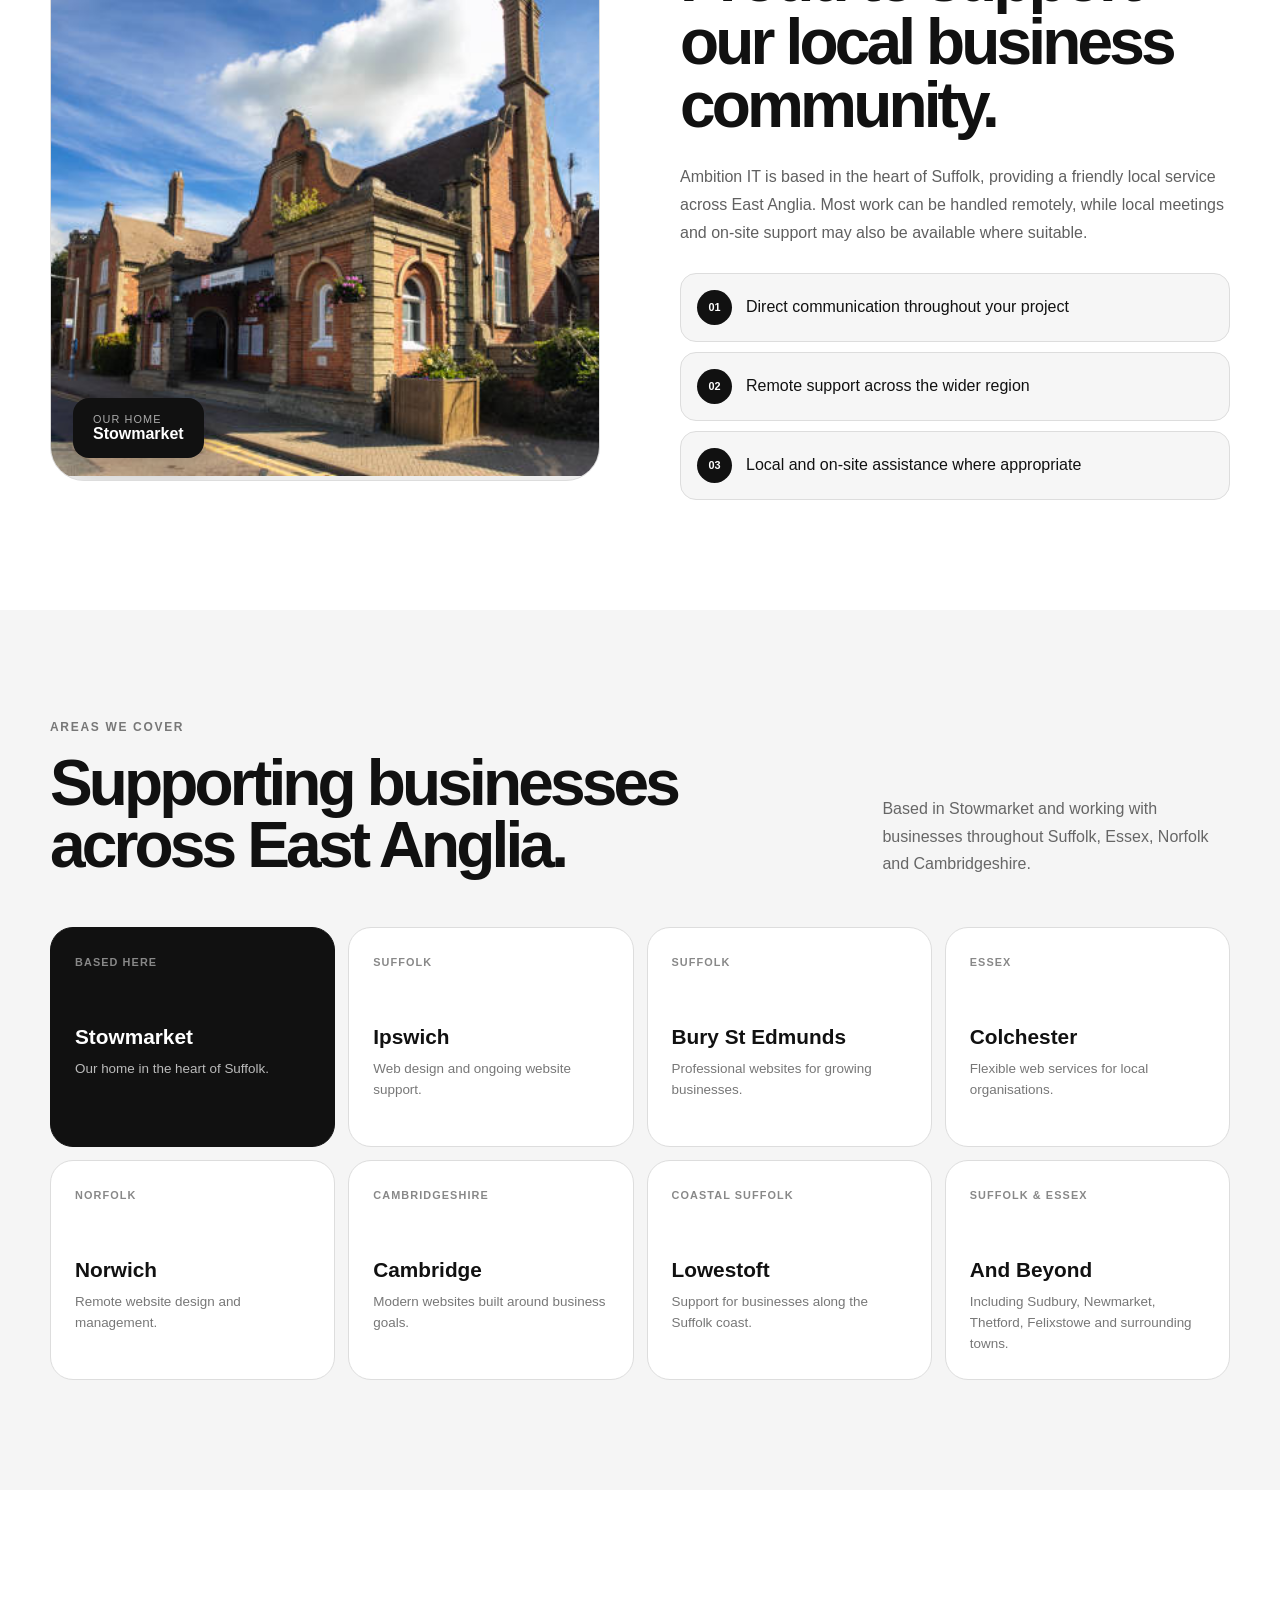
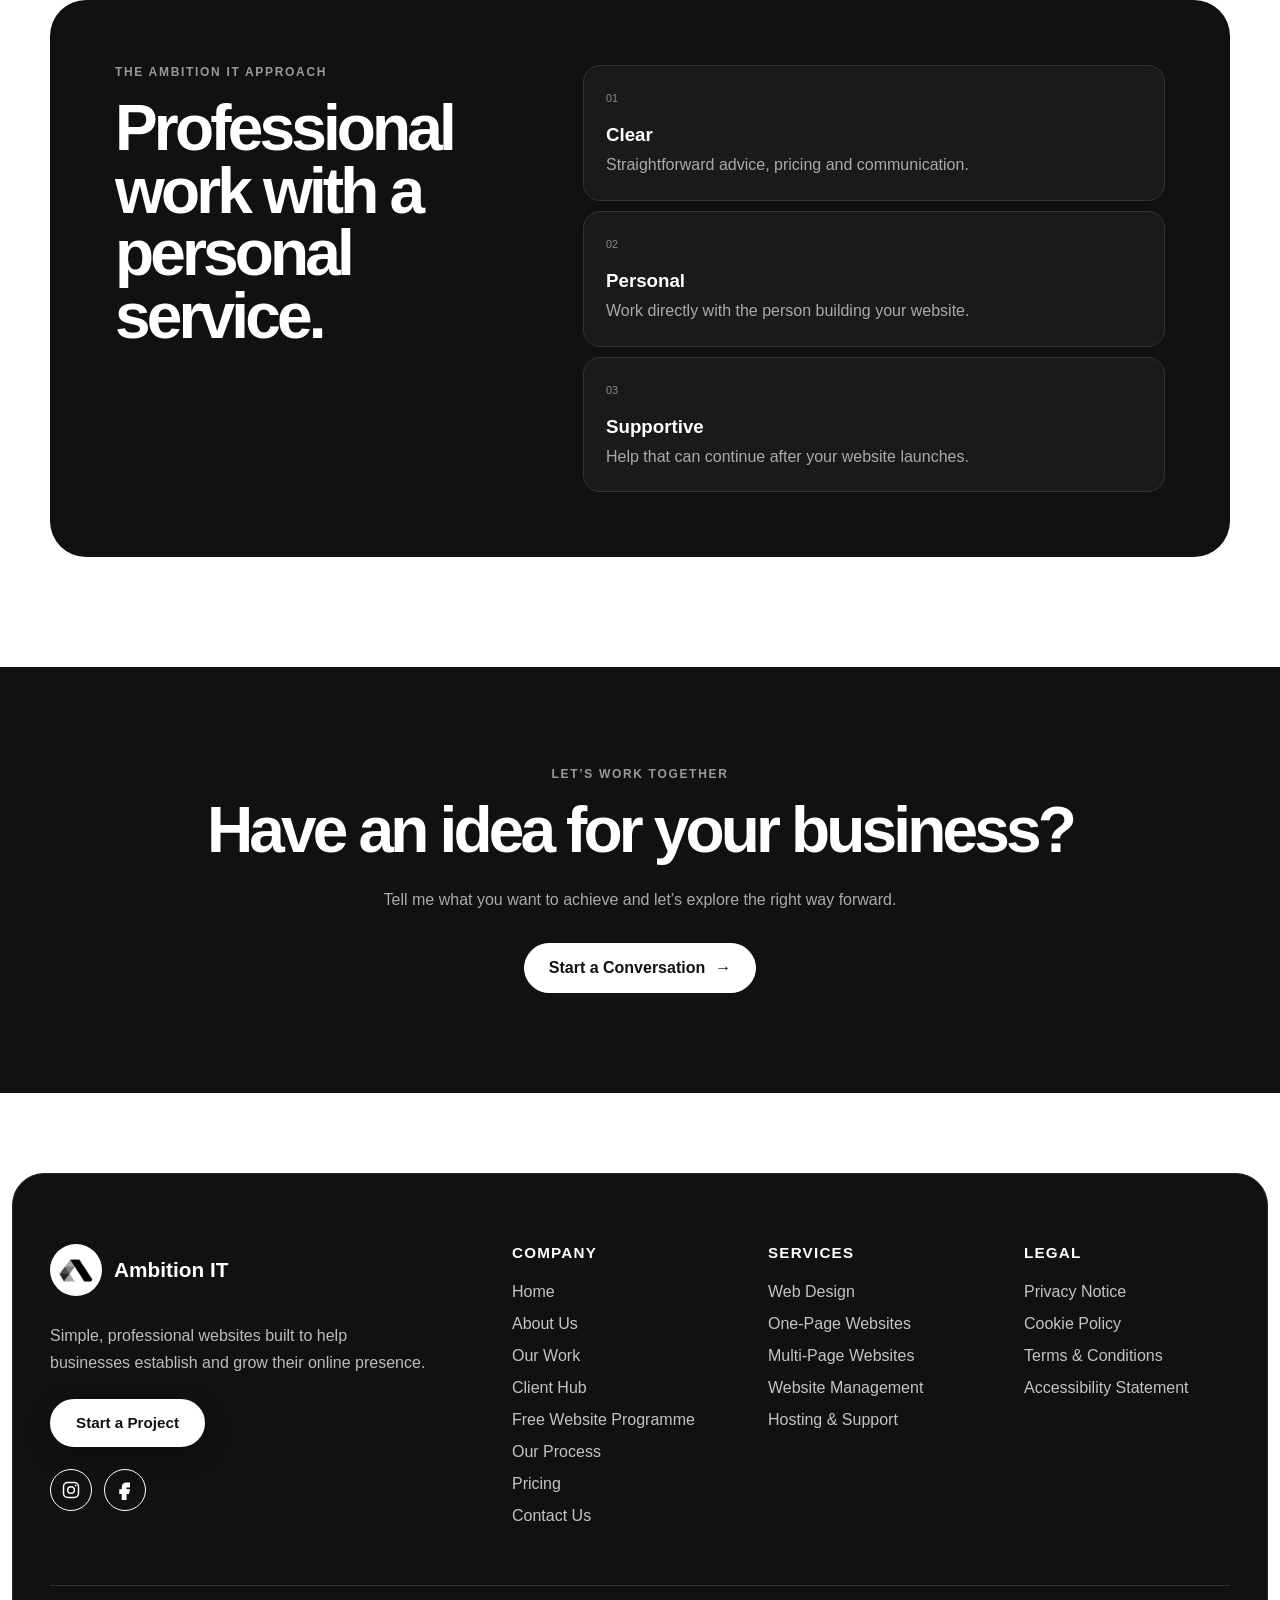
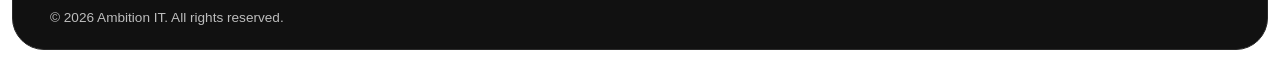
<file: pages/about.html>
<!DOCTYPE html>
<html lang="en">
<head>
    <meta charset="UTF-8">
    <meta name="viewport" content="width=device-width, initial-scale=1.0">

    <link rel="icon" type="image/png" sizes="192x192" href="/favicon-192.png">
    <link rel="icon" href="/favicon.ico" sizes="any">
    <link rel="stylesheet" href="/styles/main.css?v=20260901">
    <link rel="stylesheet" href="/styles/about.css">

    <title>About Ambition IT | Web Designer in Stowmarket</title>
    <meta name="description" content="Meet Luke, founder of Ambition IT, providing professional web design and straightforward support from Stowmarket across Suffolk and East Anglia.">
    <link rel="canonical" href="https://ambition-it.co.uk/pages/about.html">
    <meta property="og:type" content="website">
    <meta property="og:site_name" content="Ambition IT">
    <meta property="og:title" content="About Ambition IT | Web Designer in Stowmarket">
    <meta property="og:description" content="Meet the person behind Ambition IT and discover our straightforward approach to websites and ongoing support.">
    <meta property="og:url" content="https://ambition-it.co.uk/pages/about.html">
    <meta property="og:image" content="https://ambition-it.co.uk/favicon-192.png">
    <meta name="twitter:card" content="summary">
</head>

<body>
    <header class="site-header">
        <nav class="navbar" aria-label="Main navigation">
            <a href="/" class="brand">
                <img class="brand-logo" src="/imgs/ambition-it-logo-transparent-cropped.png" alt="Ambition IT">
                <span class="brand-name">Ambition IT</span>
            </a>

            <button class="menu-toggle" type="button" aria-label="Open navigation menu" aria-expanded="false" aria-controls="navigation-links">
                <span></span><span></span><span></span>
            </button>

            <ul class="nav-links" id="navigation-links">
                <li><a href="/">Home</a></li>
                <li><a href="/pages/services.html">Services</a></li>
                <li><a href="/pages/pricing.html">Pricing</a></li>
                <li><a href="/pages/web-design.html">Web Design</a></li>
                <li><a href="/pages/our-work.html">Our Work</a></li>
                <li><a href="/pages/free-website.html">Free Website</a></li>
                <li><a class="active" href="/pages/about.html">About Us</a></li>
                <li><a class="client-hub-link" href="https://portal.ambition-it.co.uk/login" target="_blank" rel="noopener noreferrer">Client Hub</a></li>
                <li><a class="contact-button" href="/pages/contact.html">Contact Us</a></li>
            </ul>
        </nav>
    </header>

    <main>
        <section class="about-hero">
            <div class="about-container about-hero-grid">
                <div class="about-hero-copy">
                    <p class="about-eyebrow">About Ambition IT</p>
                    <h1>Local support.<br><span>Genuine ambition.</span></h1>
                    <p>
                        Ambition IT helps businesses build a stronger online
                        presence through professional web design, straightforward
                        advice and dependable ongoing support.
                    </p>

                    <div class="about-hero-actions">
                        <a class="about-primary-button" href="/pages/contact.html">Work With Me <span aria-hidden="true">→</span></a>
                        <a class="about-secondary-button" href="#our-area">Where We Work</a>
                    </div>
                </div>

                <div class="about-hero-card" aria-hidden="true">
                    <div class="about-hero-card-top">
                        <span>Based in</span>
                        <span>Suffolk</span>
                    </div>
                    <strong>Stowmarket</strong>
                    <p>Supporting businesses across East Anglia</p>
                    <div class="about-map-lines"><span></span><span></span><span></span></div>
                </div>
            </div>
        </section>

        <section class="about-story-section">
            <div class="about-container about-story-grid">
                <div class="about-story-heading">
                    <p class="about-eyebrow">A Message From Me</p>
                    <h2>Helping businesses move forward online.</h2>
                </div>

                <div class="about-story-copy">
                    <p class="about-lead">
                        Hi, I’m Luke the person behind Ambition IT.
                    </p>
                    <p>
                        I created Ambition IT to give businesses access to
                        professional websites and reliable support without the
                        process feeling complicated or impersonal. I work directly
                        with every client, taking time to understand their business,
                        customers and goals before recommending the right approach.
                    </p>
                    <p>
                        Whether you are starting a new venture, replacing an
                        outdated website or looking for someone to manage your
                        existing site, my aim is to provide clear communication,
                        thoughtful design and support that continues beyond launch.
                    </p>

                    <div class="about-signature">
                        <span>Luke</span>
                        <p>Founder, Ambition IT</p>
                    </div>
                </div>
            </div>
        </section>

        <section class="about-location-section" id="our-area">
            <div class="about-container about-location-panel">
                <div class="about-location-image">
                    <img src="/imgs/stowmarket_photo.jpg" alt="A view of Stowmarket in Suffolk">
                    <div class="about-location-badge">
                        <span>Our home</span>
                        <strong>Stowmarket</strong>
                    </div>
                </div>

                <div class="about-location-copy">
                    <p class="about-eyebrow">Based in Stowmarket</p>
                    <h2>Proud to support our local business community.</h2>
                    <p>
                        Ambition IT is based in the heart of Suffolk, providing a
                        friendly local service across East Anglia. Most work can be
                        handled remotely, while local meetings and on-site support
                        may also be available where suitable.
                    </p>

                    <div class="about-location-points">
                        <div><span>01</span><p>Direct communication throughout your project</p></div>
                        <div><span>02</span><p>Remote support across the wider region</p></div>
                        <div><span>03</span><p>Local and on-site assistance where appropriate</p></div>
                    </div>
                </div>
            </div>
        </section>

        <section class="about-coverage-section">
            <div class="about-container">
                <div class="about-section-heading">
                    <div>
                        <p class="about-eyebrow">Areas We Cover</p>
                        <h2>Supporting businesses across East Anglia.</h2>
                    </div>
                    <p>
                        Based in Stowmarket and working with businesses throughout
                        Suffolk, Essex, Norfolk and Cambridgeshire.
                    </p>
                </div>

                <div class="coverage-grid">
                    <article class="coverage-card coverage-card-featured reveal">
                        <span>Based here</span>
                        <h3>Stowmarket</h3>
                        <p>Our home in the heart of Suffolk.</p>
                    </article>
                    <article class="coverage-card reveal"><span>Suffolk</span><h3>Ipswich</h3><p>Web design and ongoing website support.</p></article>
                    <article class="coverage-card reveal"><span>Suffolk</span><h3>Bury St Edmunds</h3><p>Professional websites for growing businesses.</p></article>
                    <article class="coverage-card reveal"><span>Essex</span><h3>Colchester</h3><p>Flexible web services for local organisations.</p></article>
                    <article class="coverage-card reveal"><span>Norfolk</span><h3>Norwich</h3><p>Remote website design and management.</p></article>
                    <article class="coverage-card reveal"><span>Cambridgeshire</span><h3>Cambridge</h3><p>Modern websites built around business goals.</p></article>
                    <article class="coverage-card reveal"><span>Coastal Suffolk</span><h3>Lowestoft</h3><p>Support for businesses along the Suffolk coast.</p></article>
                    <article class="coverage-card reveal"><span>Suffolk &amp; Essex</span><h3>And Beyond</h3><p>Including Sudbury, Newmarket, Thetford, Felixstowe and surrounding towns.</p></article>
                </div>
            </div>
        </section>

        <section class="about-values-section">
            <div class="about-container about-values-panel">
                <div>
                    <p class="about-eyebrow">The Ambition IT Approach</p>
                    <h2>Professional work with a personal service.</h2>
                </div>

                <div class="about-values-grid">
                    <article><span>01</span><h3>Clear</h3><p>Straightforward advice, pricing and communication.</p></article>
                    <article><span>02</span><h3>Personal</h3><p>Work directly with the person building your website.</p></article>
                    <article><span>03</span><h3>Supportive</h3><p>Help that can continue after your website launches.</p></article>
                </div>
            </div>
        </section>

        <section class="about-final-cta">
            <div class="about-container about-final-inner">
                <p class="about-eyebrow">Let’s Work Together</p>
                <h2>Have an idea for your business?</h2>
                <p>Tell me what you want to achieve and let’s explore the right way forward.</p>
                <a class="about-primary-button light" href="/pages/contact.html">Start a Conversation <span aria-hidden="true">→</span></a>
            </div>
        </section>
    </main>

    <site-footer></site-footer>

    <script src="/Javascript/main.js?v=20260901" defer></script>
    <script src="/Javascript/footer.js?v=261cb37" defer></script>
    <script src="/Javascript/about.js" defer></script>
</body>
</html>
</file>
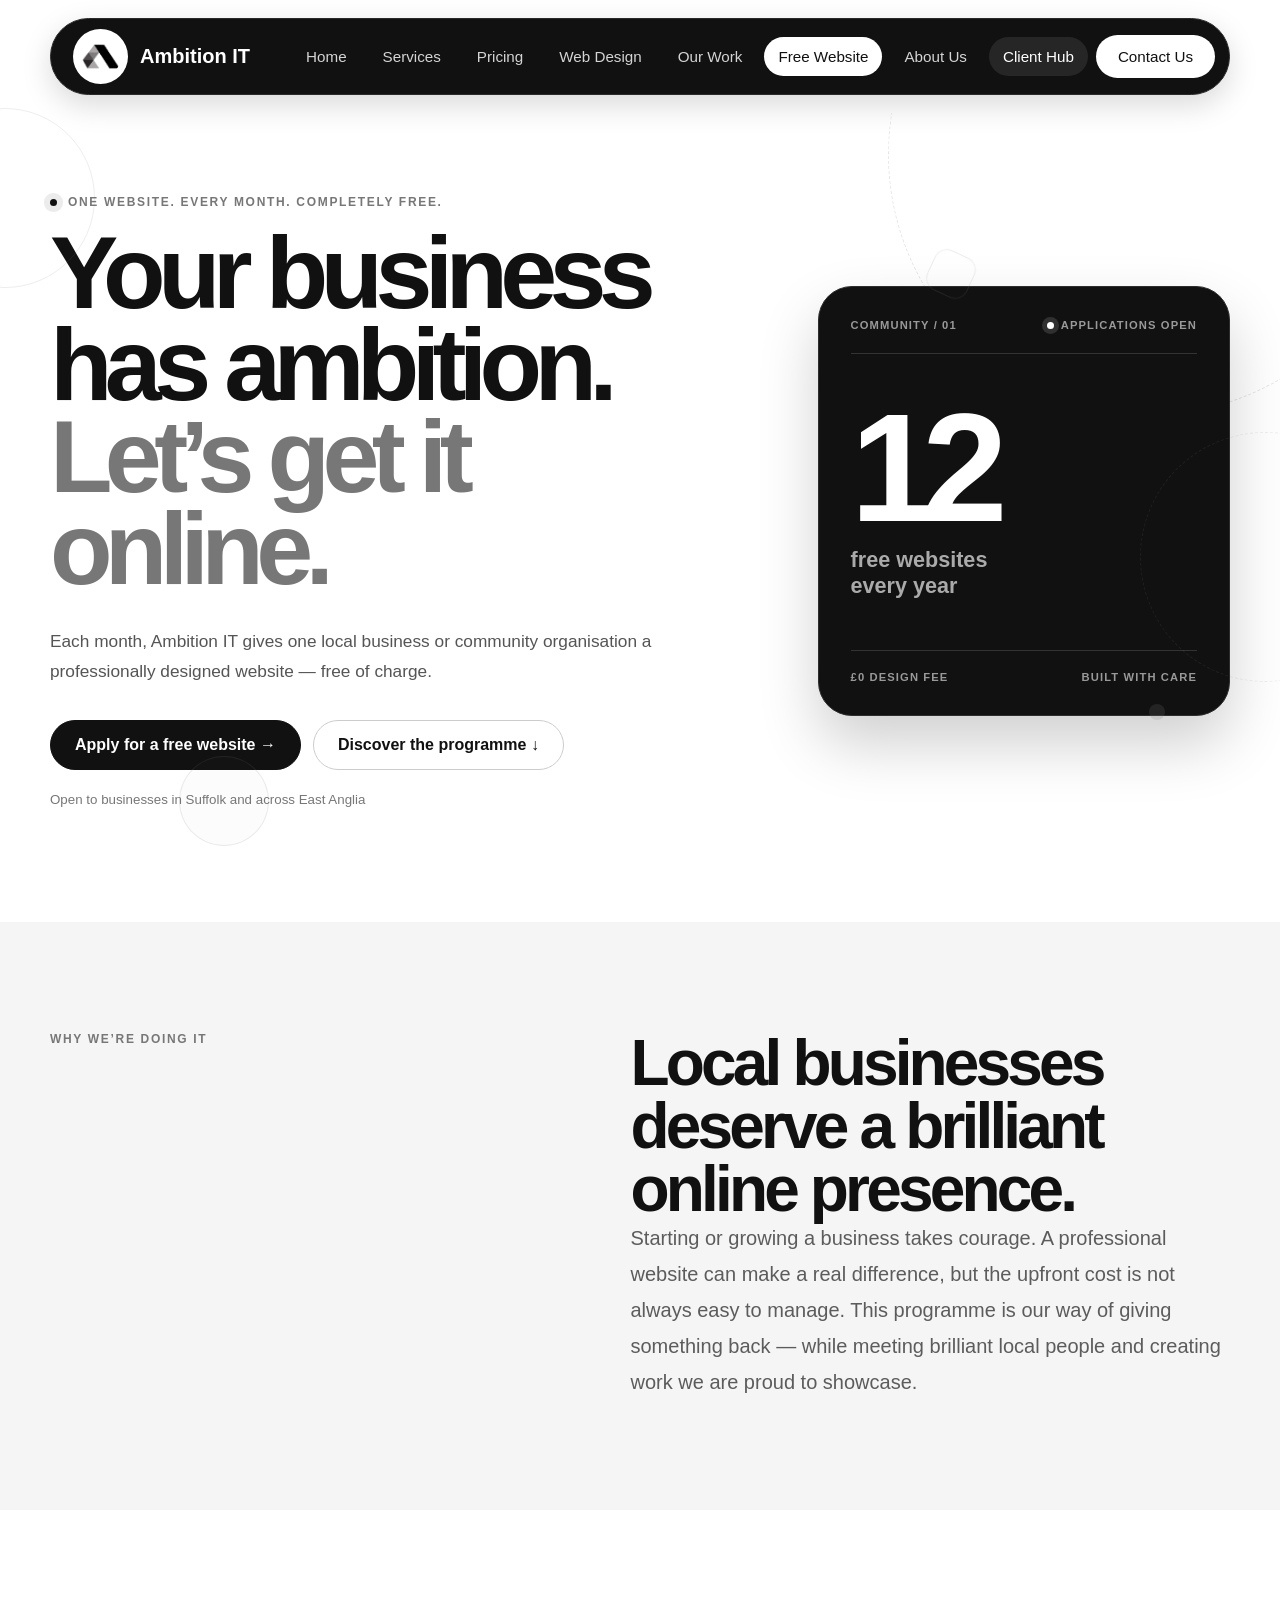
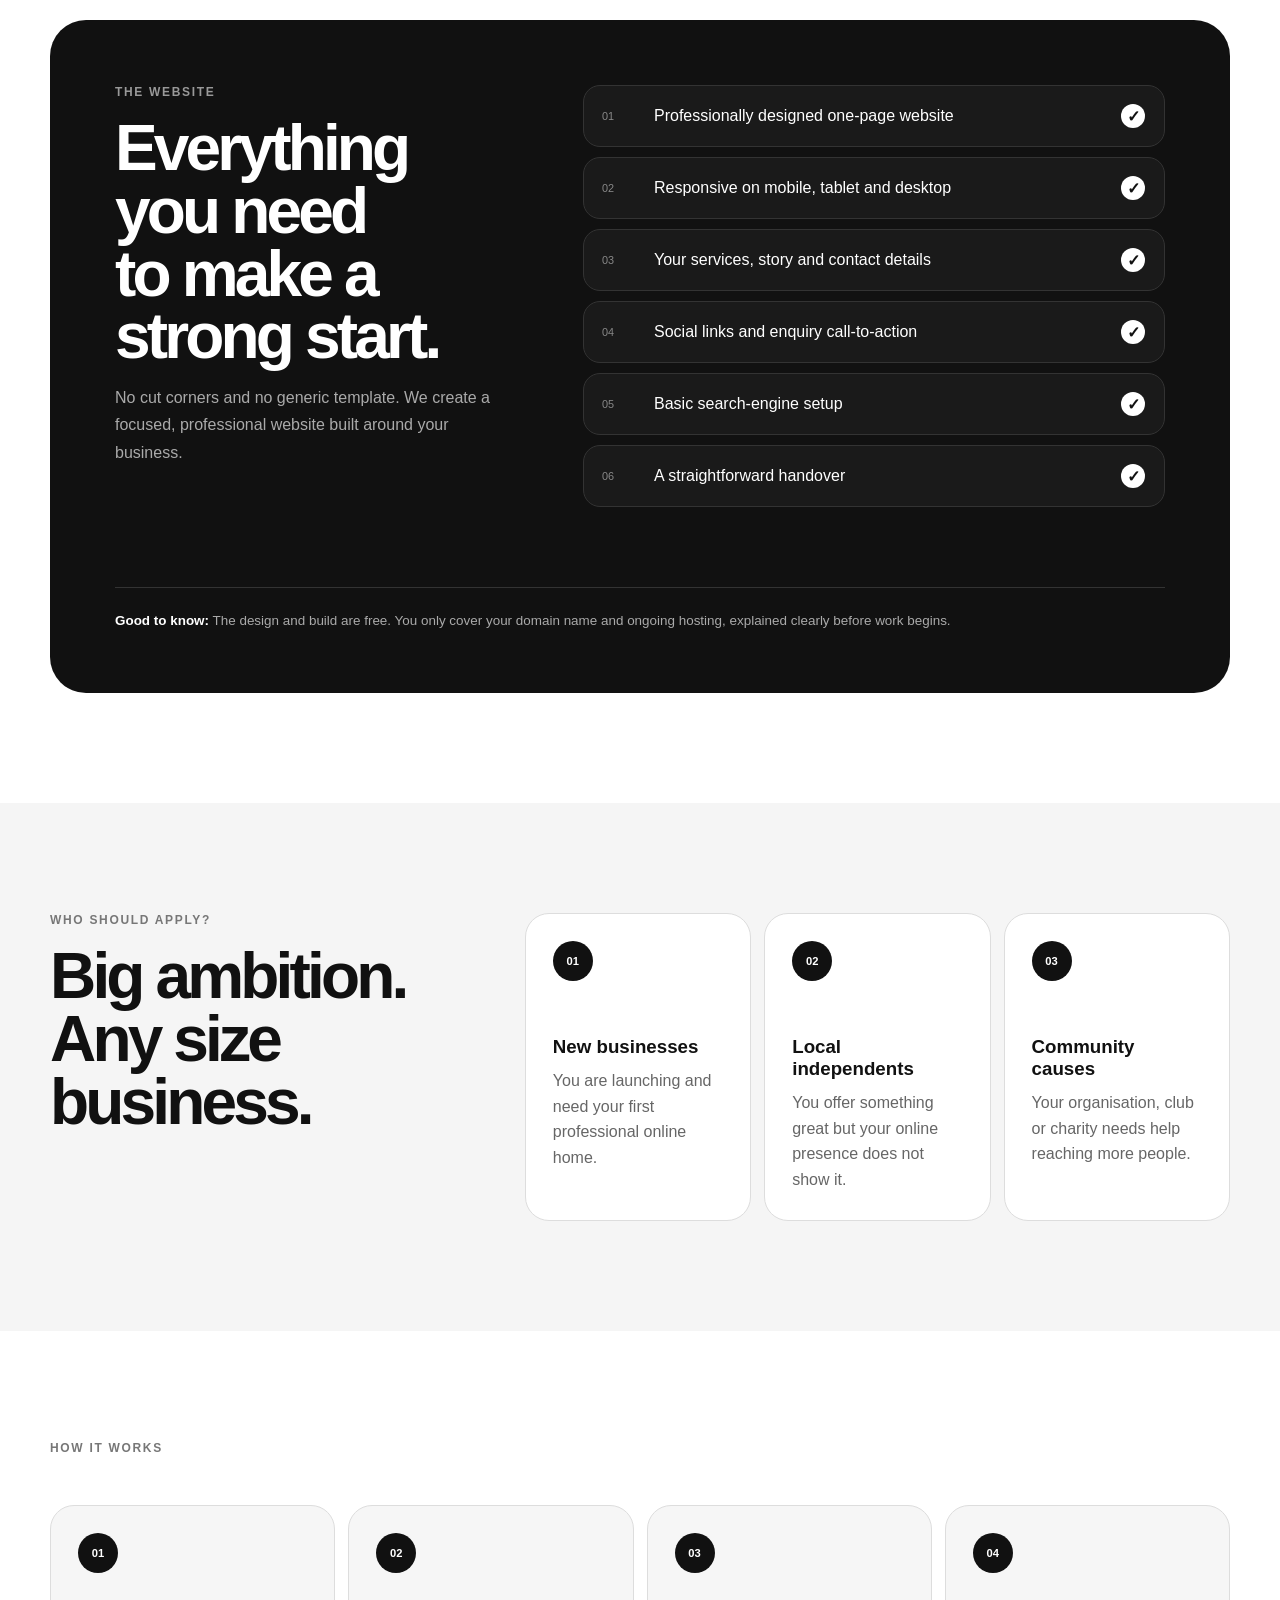
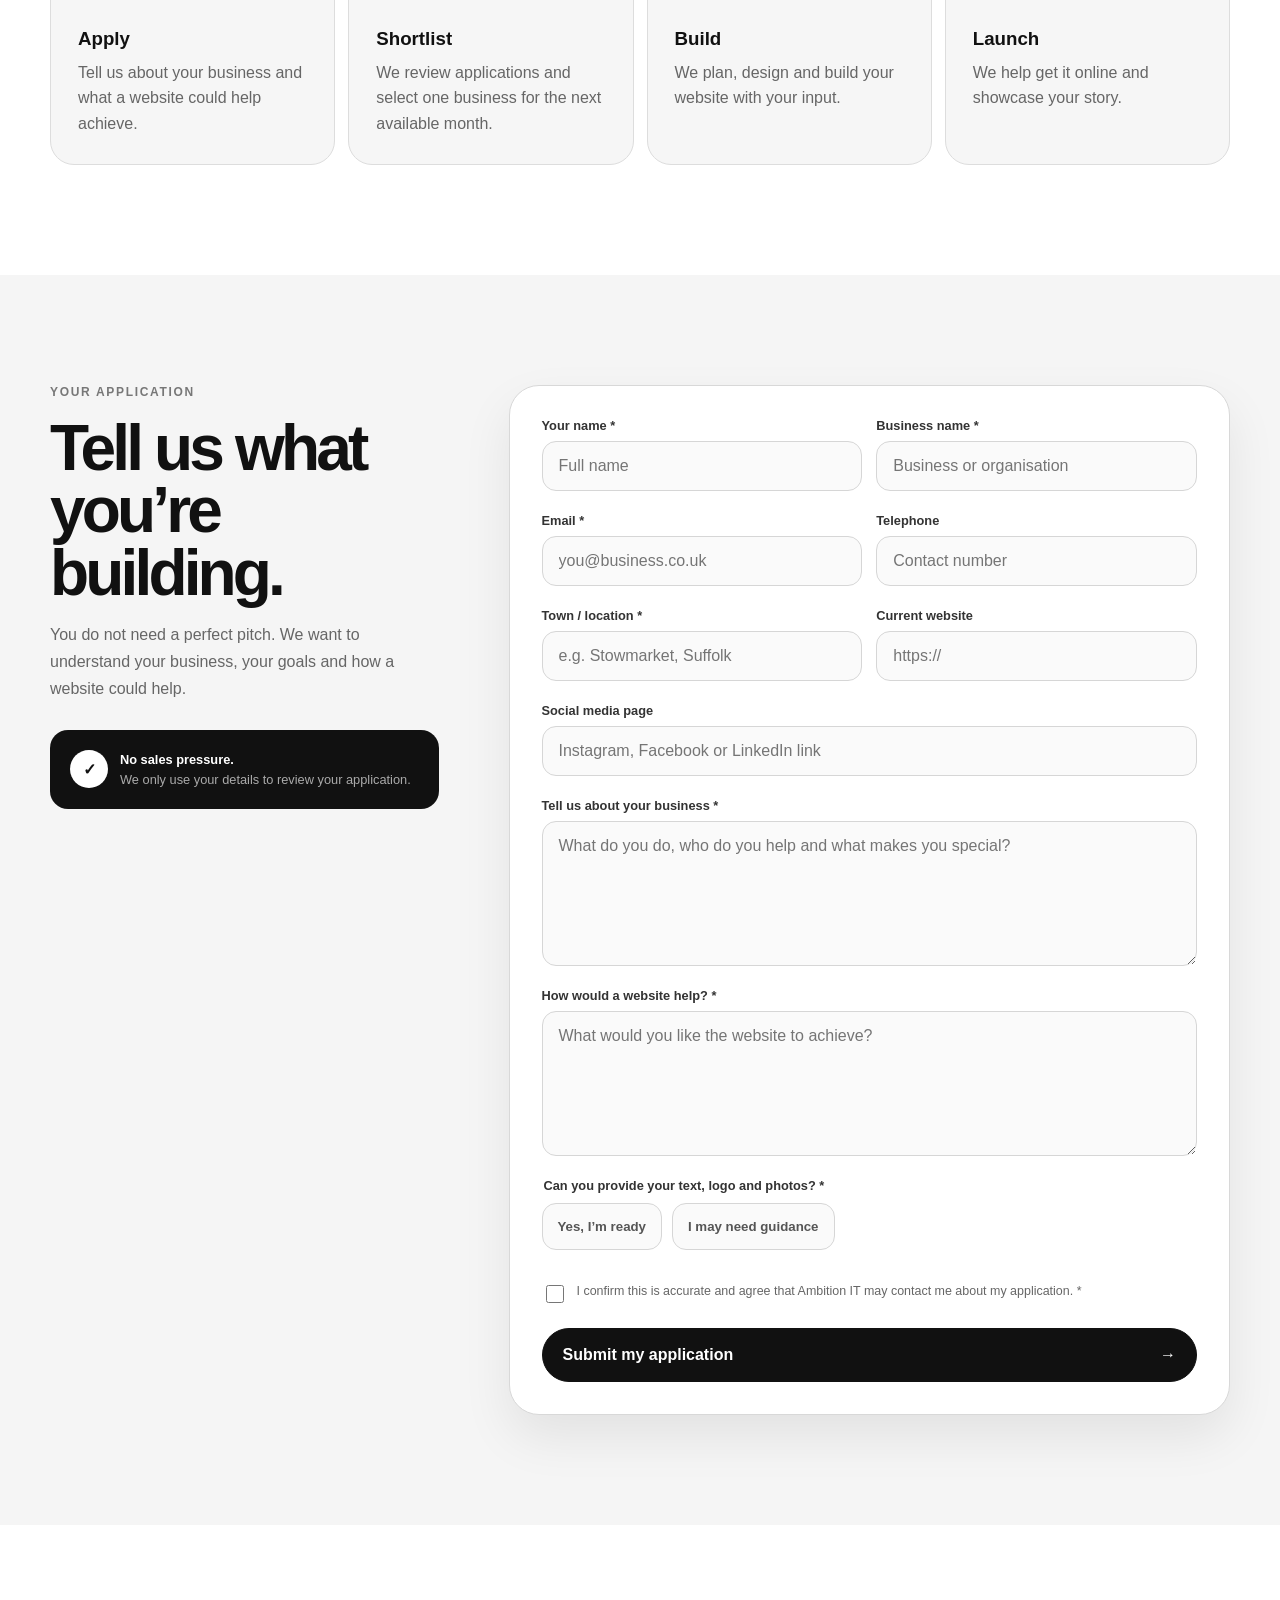
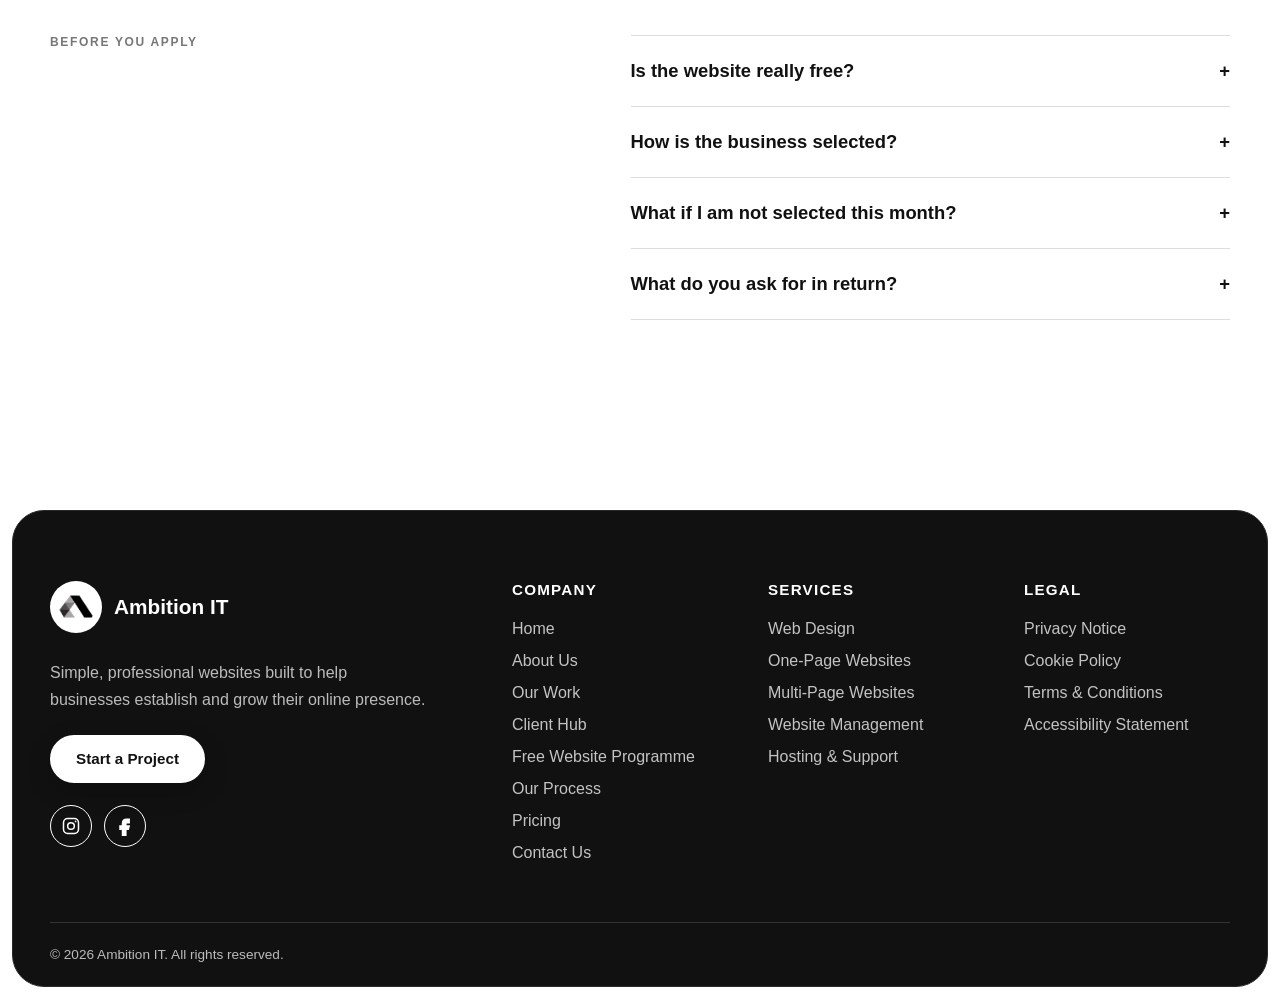
<file: pages/free-website.html>
<!DOCTYPE html>
<html lang="en">
<head>
    <meta charset="UTF-8">
    <meta name="viewport" content="width=device-width, initial-scale=1.0">
    <meta name="description" content="Apply for the Ambition IT Free Website Programme. One Suffolk or East Anglia business or community organisation is selected each month.">
    <link rel="icon" type="image/png" sizes="192x192" href="/favicon-192.png">
    <link rel="icon" href="/favicon.ico" sizes="any">
    <link rel="stylesheet" href="/styles/main.css?v=20260901">
    <link rel="stylesheet" href="/styles/free-website.css">
    <link rel="canonical" href="https://ambition-it.co.uk/pages/free-website.html">
    <meta property="og:type" content="website">
    <meta property="og:site_name" content="Ambition IT">
    <meta property="og:title" content="Free Website Programme Suffolk | Ambition IT">
    <meta property="og:description" content="One local business or community organisation receives a professionally designed website every month.">
    <meta property="og:url" content="https://ambition-it.co.uk/pages/free-website.html">
    <meta property="og:image" content="https://ambition-it.co.uk/favicon-192.png">
    <meta name="twitter:card" content="summary">
    <title>Free Website Programme Suffolk | Ambition IT</title>
</head>
<body>
<header class="site-header"><nav class="navbar" aria-label="Main navigation">
    <a href="/" class="brand"><img class="brand-logo" src="/imgs/ambition-it-logo-transparent-cropped.png" alt="Ambition IT"><span class="brand-name">Ambition IT</span></a>
    <button class="menu-toggle" type="button" aria-label="Open navigation menu" aria-expanded="false" aria-controls="navigation-links"><span></span><span></span><span></span></button>
    <ul class="nav-links" id="navigation-links"><li><a href="/">Home</a></li><li><a href="/pages/services.html">Services</a></li><li><a href="/pages/pricing.html">Pricing</a></li><li><a href="/pages/web-design.html">Web Design</a></li><li><a href="/pages/our-work.html">Our Work</a></li><li><a class="active" href="/pages/free-website.html">Free Website</a></li><li><a href="/pages/about.html">About Us</a></li><li><a class="client-hub-link" href="https://portal.ambition-it.co.uk/login" target="_blank" rel="noopener noreferrer">Client Hub</a></li><li><a class="contact-button" href="/pages/contact.html">Contact Us</a></li></ul>
</nav></header>
<main>
<section class="free-hero"><div class="free-container free-hero-grid">
    <div class="reveal"><p class="free-eyebrow"><span></span>One website. Every month. Completely free.</p><h1>Your business has ambition.<br><em>Let’s get it online.</em></h1><p class="free-lead">Each month, Ambition IT gives one local business or community organisation a professionally designed website — free of charge.</p><div class="free-actions"><a class="free-primary" href="#apply">Apply for a free website →</a><a class="free-secondary" href="#programme">Discover the programme ↓</a></div><small>Open to businesses in Suffolk and across East Anglia</small></div>
    <aside class="free-number-card reveal"><div><span>COMMUNITY / 01</span><span class="applications-open">Applications open</span></div><strong>12</strong><p>free websites<br>every year</p><div><span>£0 design fee</span><span>Built with care</span></div></aside>
</div></section>
<section class="free-story" id="programme"><div class="free-container free-two-column"><p class="free-label">Why we’re doing it</p><div><h2>Local businesses deserve a brilliant online presence.</h2><p>Starting or growing a business takes courage. A professional website can make a real difference, but the upfront cost is not always easy to manage. This programme is our way of giving something back — while meeting brilliant local people and creating work we are proud to showcase.</p></div></div></section>
<section class="free-included"><div class="free-container free-included-grid"><div><p class="free-label">The website</p><h2>Everything you need<br>to make a strong start.</h2><p>No cut corners and no generic template. We create a focused, professional website built around your business.</p></div><div class="free-checklist">
    <div><span>01</span><p>Professionally designed one-page website</p><b>✓</b></div><div><span>02</span><p>Responsive on mobile, tablet and desktop</p><b>✓</b></div><div><span>03</span><p>Your services, story and contact details</p><b>✓</b></div><div><span>04</span><p>Social links and enquiry call-to-action</p><b>✓</b></div><div><span>05</span><p>Basic search-engine setup</p><b>✓</b></div><div><span>06</span><p>A straightforward handover</p><b>✓</b></div>
    </div><p class="free-cost"><strong>Good to know:</strong> The design and build are free. You only cover your domain name and ongoing hosting, explained clearly before work begins.</p></div></section>
<section class="free-fit"><div class="free-container free-fit-grid"><div><p class="free-label">Who should apply?</p><h2>Big ambition.<br>Any size business.</h2></div><div class="free-cards"><article><span>01</span><h3>New businesses</h3><p>You are launching and need your first professional online home.</p></article><article><span>02</span><h3>Local independents</h3><p>You offer something great but your online presence does not show it.</p></article><article><span>03</span><h3>Community causes</h3><p>Your organisation, club or charity needs help reaching more people.</p></article></div></div></section>
<section class="free-process"><div class="free-container"><p class="free-label">How it works</p><div class="free-process-list"><article><span>01</span><h3>Apply</h3><p>Tell us about your business and what a website could help achieve.</p></article><article><span>02</span><h3>Shortlist</h3><p>We review applications and select one business for the next available month.</p></article><article><span>03</span><h3>Build</h3><p>We plan, design and build your website with your input.</p></article><article><span>04</span><h3>Launch</h3><p>We help get it online and showcase your story.</p></article></div></div></section>
<section class="free-application" id="apply"><div class="free-container free-application-grid"><div class="free-form-intro"><p class="free-label">Your application</p><h2>Tell us what<br>you’re building.</h2><p>You do not need a perfect pitch. We want to understand your business, your goals and how a website could help.</p><div class="free-promise"><span>✓</span><p><strong>No sales pressure.</strong><br>We only use your details to review your application.</p></div></div>
<form class="free-form" id="free-website-form" action="https://submit-form.com/SPmq6R5Cc" method="POST" novalidate>
    <input type="hidden" name="_email.subject" value="New Ambition IT free website application"><input type="hidden" name="application_type" value="Free Website Programme"><div class="free-honeypot" aria-hidden="true"><label for="free-trap">Leave empty</label><input id="free-trap" name="_honeypot" tabindex="-1"></div>
    <div class="free-field-row"><div class="free-field"><label for="free-name">Your name *</label><input id="free-name" name="name" required autocomplete="name" placeholder="Full name"></div><div class="free-field"><label for="free-business">Business name *</label><input id="free-business" name="business" required autocomplete="organization" placeholder="Business or organisation"></div></div>
    <div class="free-field-row"><div class="free-field"><label for="free-email">Email *</label><input id="free-email" name="email" type="email" required autocomplete="email" placeholder="you@business.co.uk"></div><div class="free-field"><label for="free-phone">Telephone</label><input id="free-phone" name="phone" type="tel" autocomplete="tel" placeholder="Contact number"></div></div>
    <div class="free-field-row"><div class="free-field"><label for="free-location">Town / location *</label><input id="free-location" name="location" required placeholder="e.g. Stowmarket, Suffolk"></div><div class="free-field"><label for="free-site">Current website</label><input id="free-site" name="current_website" type="url" placeholder="https://"></div></div>
    <div class="free-field"><label for="free-social">Social media page</label><input id="free-social" name="social_media" placeholder="Instagram, Facebook or LinkedIn link"></div>
    <div class="free-field"><label for="free-about">Tell us about your business *</label><textarea id="free-about" name="about_business" rows="5" required placeholder="What do you do, who do you help and what makes you special?"></textarea></div>
    <div class="free-field"><label for="free-impact">How would a website help? *</label><textarea id="free-impact" name="website_impact" rows="5" required placeholder="What would you like the website to achieve?"></textarea></div>
    <fieldset class="free-options"><legend>Can you provide your text, logo and photos? *</legend><label><input type="radio" name="content_ready" value="Yes" required><span>Yes, I’m ready</span></label><label><input type="radio" name="content_ready" value="Needs guidance"><span>I may need guidance</span></label></fieldset>
    <label class="free-consent"><input type="checkbox" name="consent" required><span>I confirm this is accurate and agree that Ambition IT may contact me about my application. *</span></label><button class="free-submit" type="submit"><span>Submit my application</span><span>→</span></button><p class="free-form-status" id="free-form-status" role="status" aria-live="polite"></p>
</form></div></section>
<section class="free-faq"><div class="free-container free-two-column"><p class="free-label">Before you apply</p><div class="free-faq-list"><details><summary>Is the website really free?<span>+</span></summary><p>Yes. Our design and build time is free. You cover the domain and hosting needed to keep it online.</p></details><details><summary>How is the business selected?<span>+</span></summary><p>We consider the potential impact, the business story and whether the project suits a focused one-page website.</p></details><details><summary>What if I am not selected this month?<span>+</span></summary><p>With your permission, we can consider your application again in a future month.</p></details><details><summary>What do you ask for in return?<span>+</span></summary><p>Honest feedback, permission to feature the work in our portfolio and, if you are happy, a testimonial.</p></details></div></div></section>
</main><site-footer></site-footer><script src="/Javascript/main.js?v=20260901" defer></script><script src="/Javascript/footer.js?v=261cb37" defer></script><script src="/Javascript/free-website.js" defer></script>
</body></html>
</file>
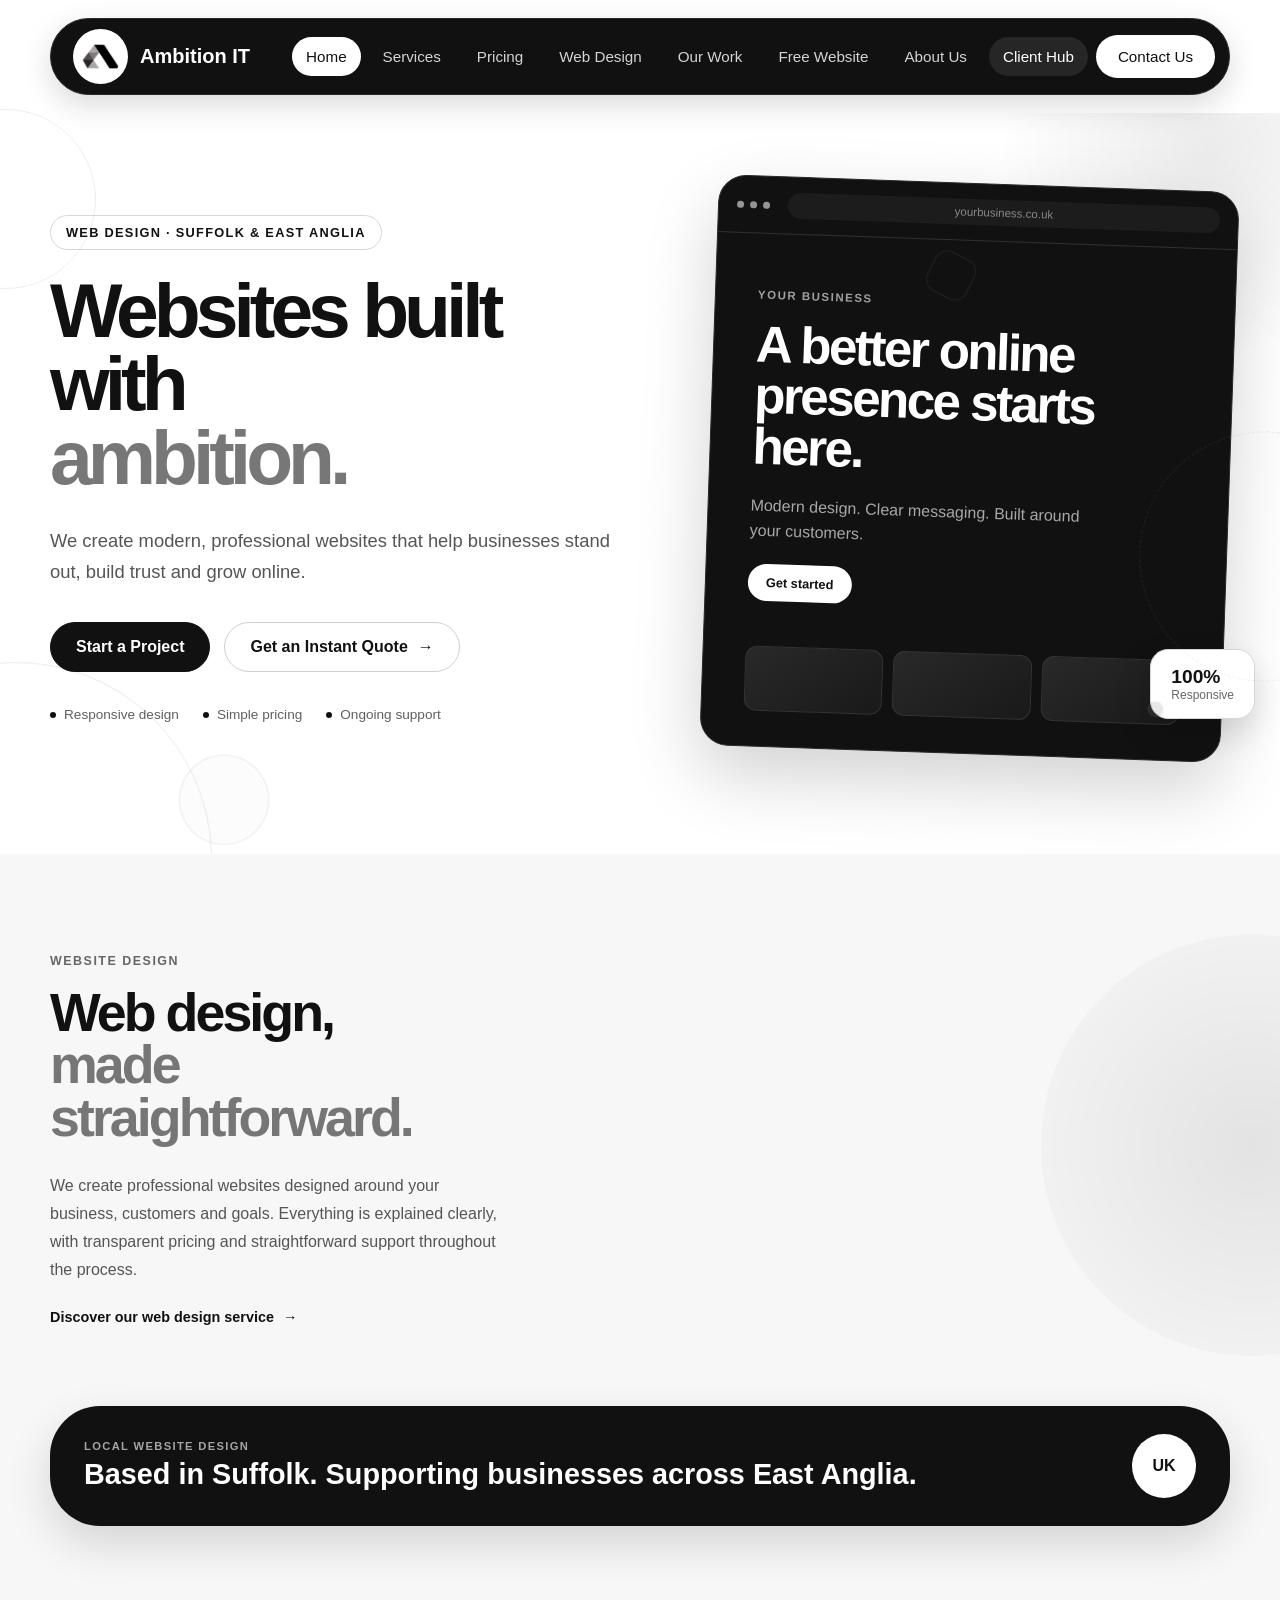
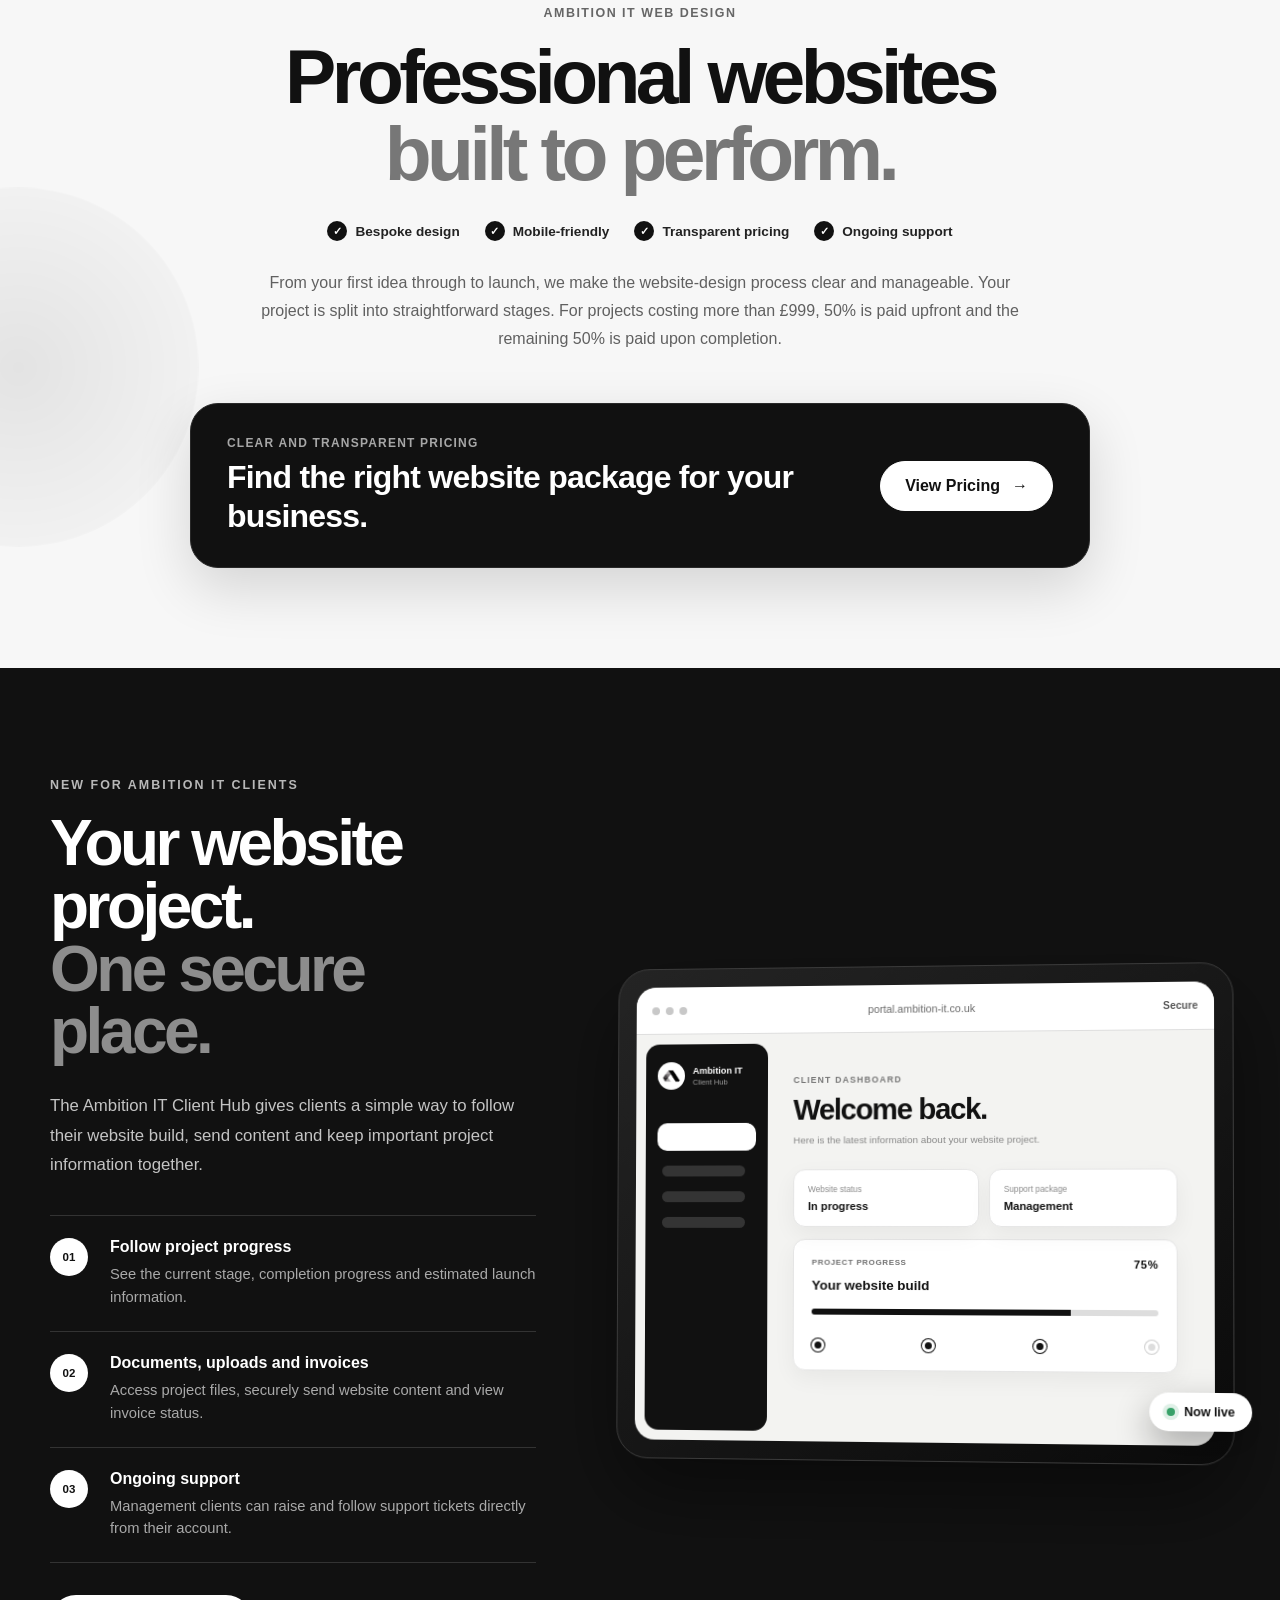
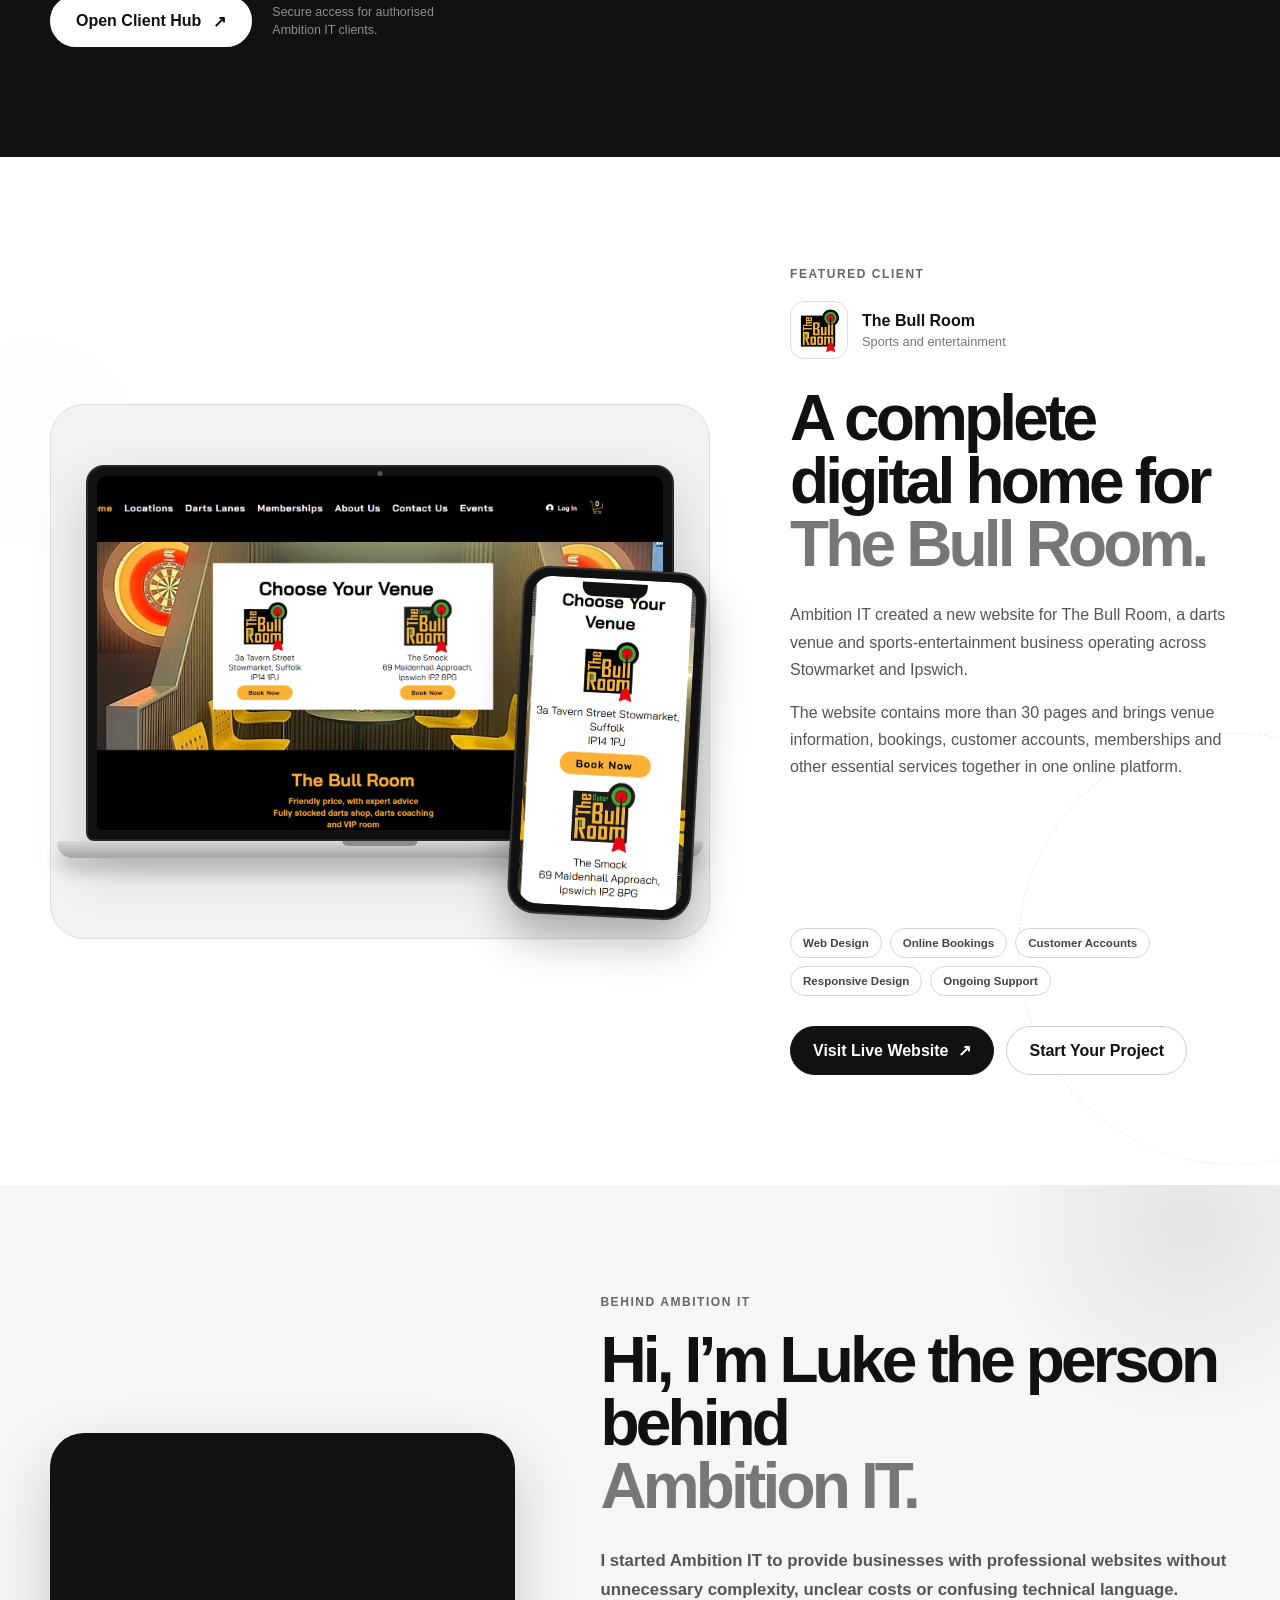
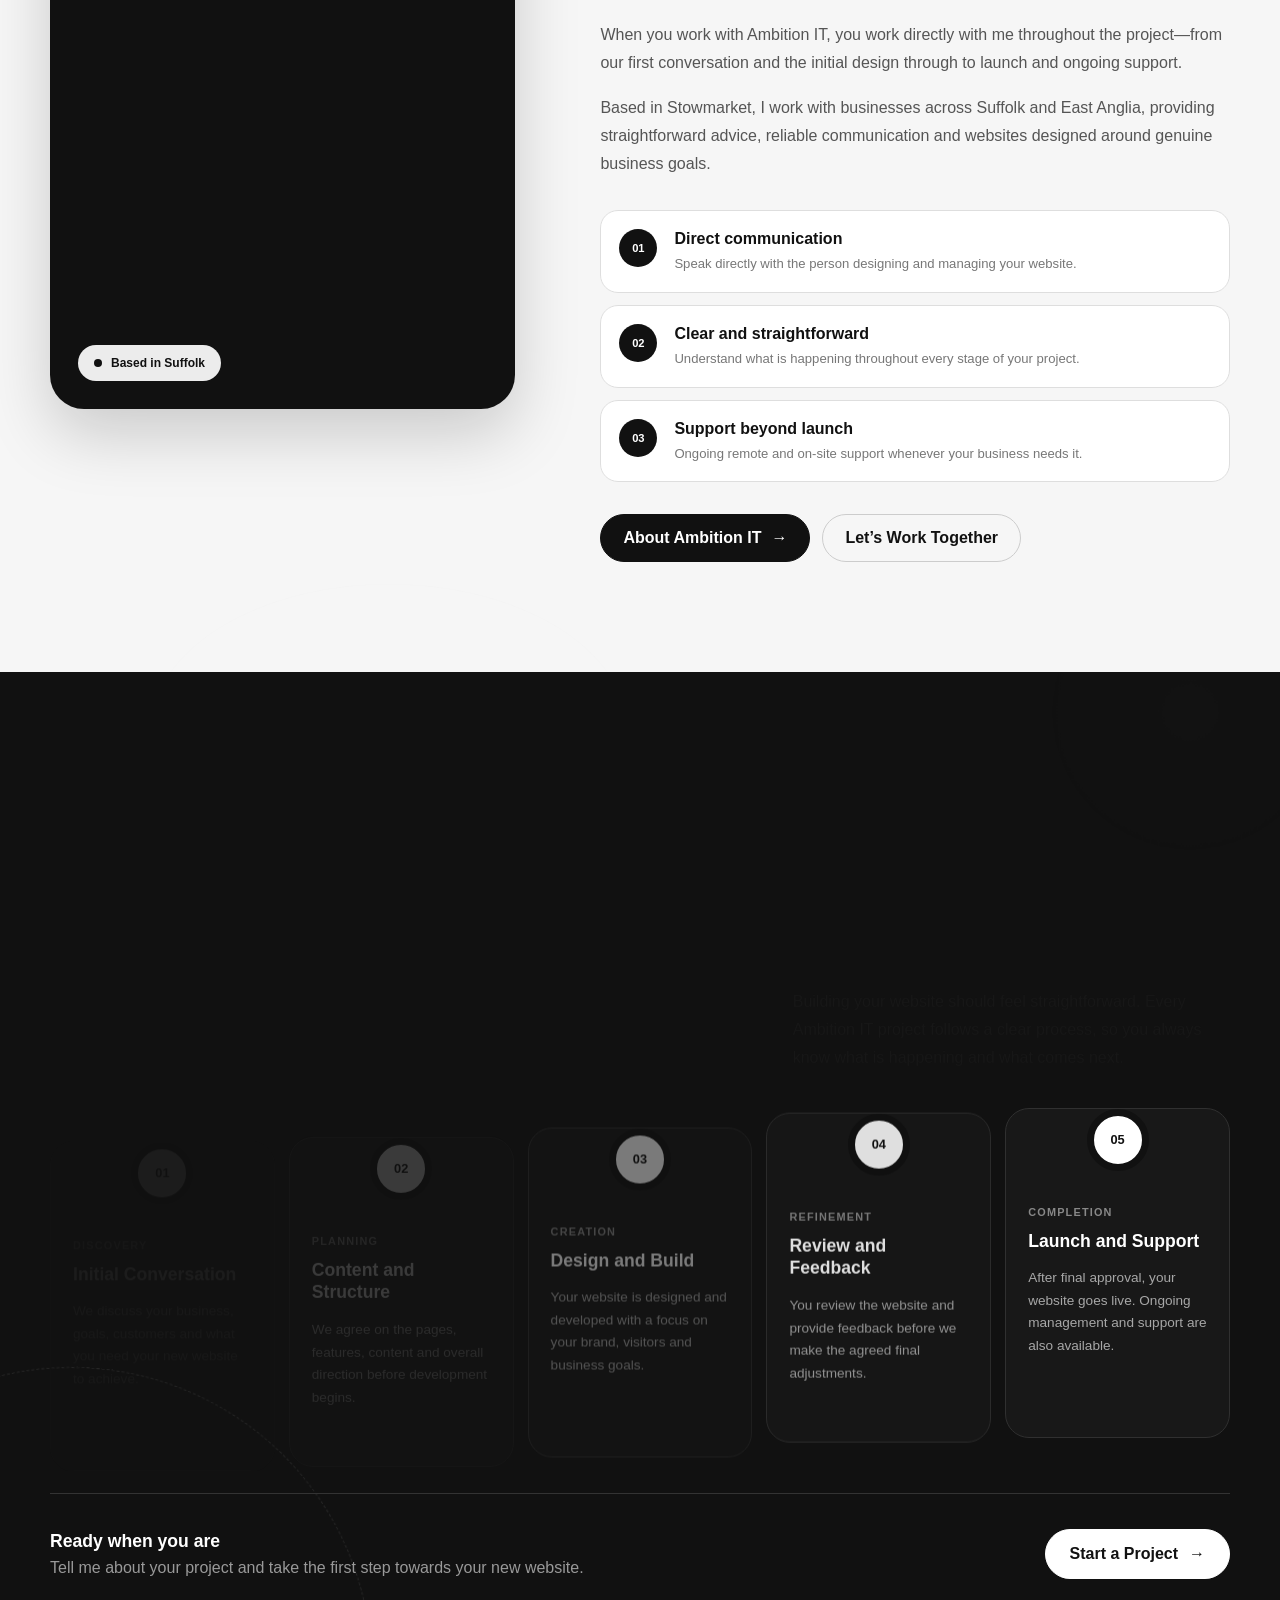
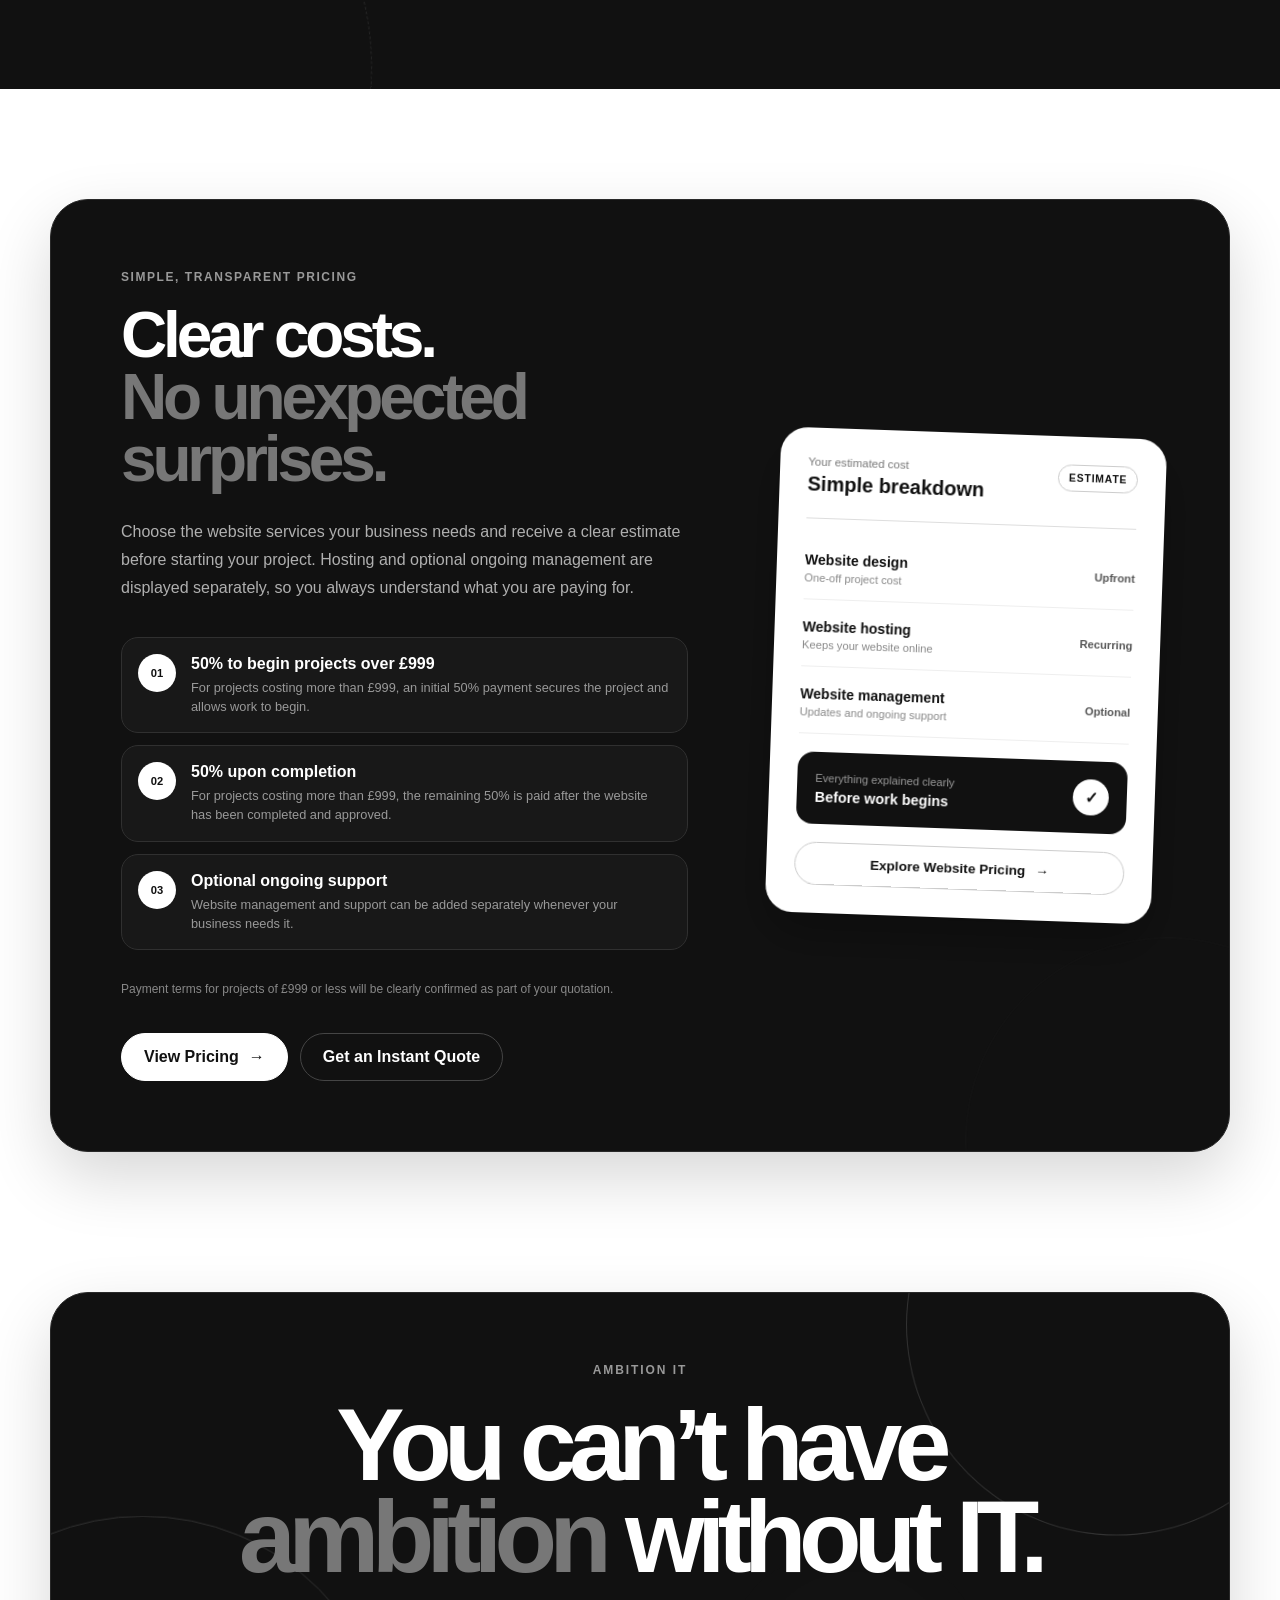
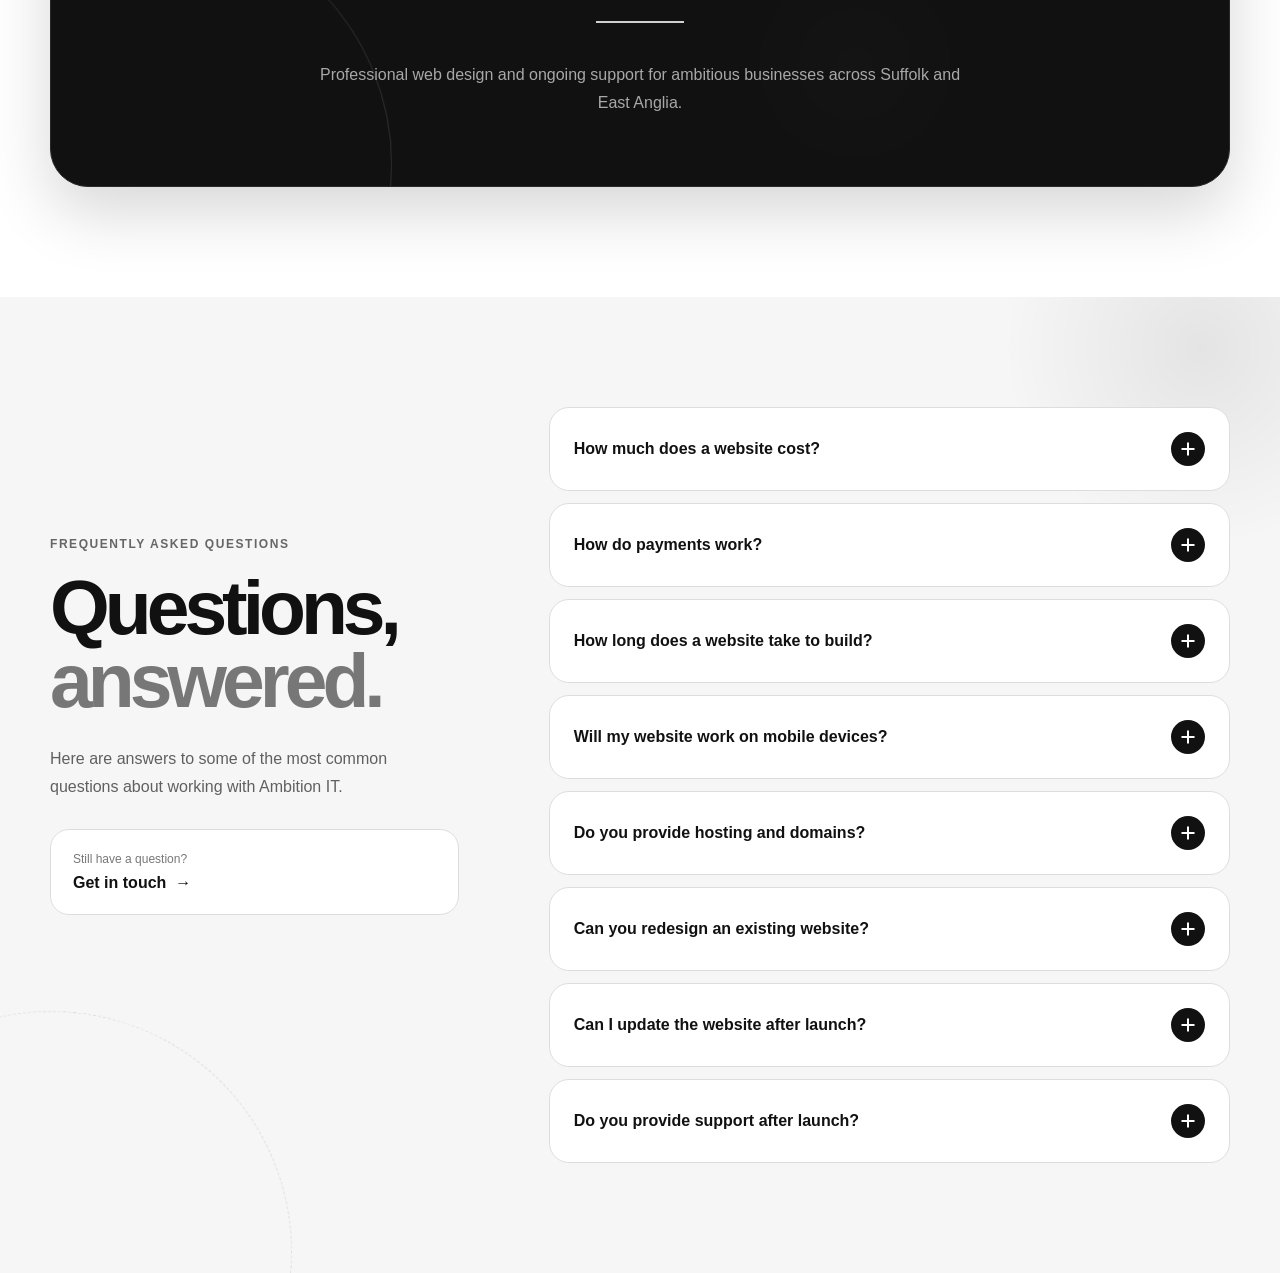
<file: pages/home.html>
<!DOCTYPE html>
<html lang="en">
<head>
    <meta charset="UTF-8">
    <meta name="viewport" content="width=device-width, initial-scale=1.0">
    <meta name="robots" content="noindex,follow">
    <meta http-equiv="refresh" content="0; url=/">
    <link rel="canonical" href="https://ambition-it.co.uk/">
    <link rel="icon" type="image/png" sizes="192x192" href="/favicon-192.png">
    <link rel="icon" href="/favicon.ico" sizes="any">
    <title>Redirecting to Ambition IT</title>
</head>
<body>
    <p>Redirecting to <a href="/">Ambition IT</a>…</p>
</body>
</html>
</file>
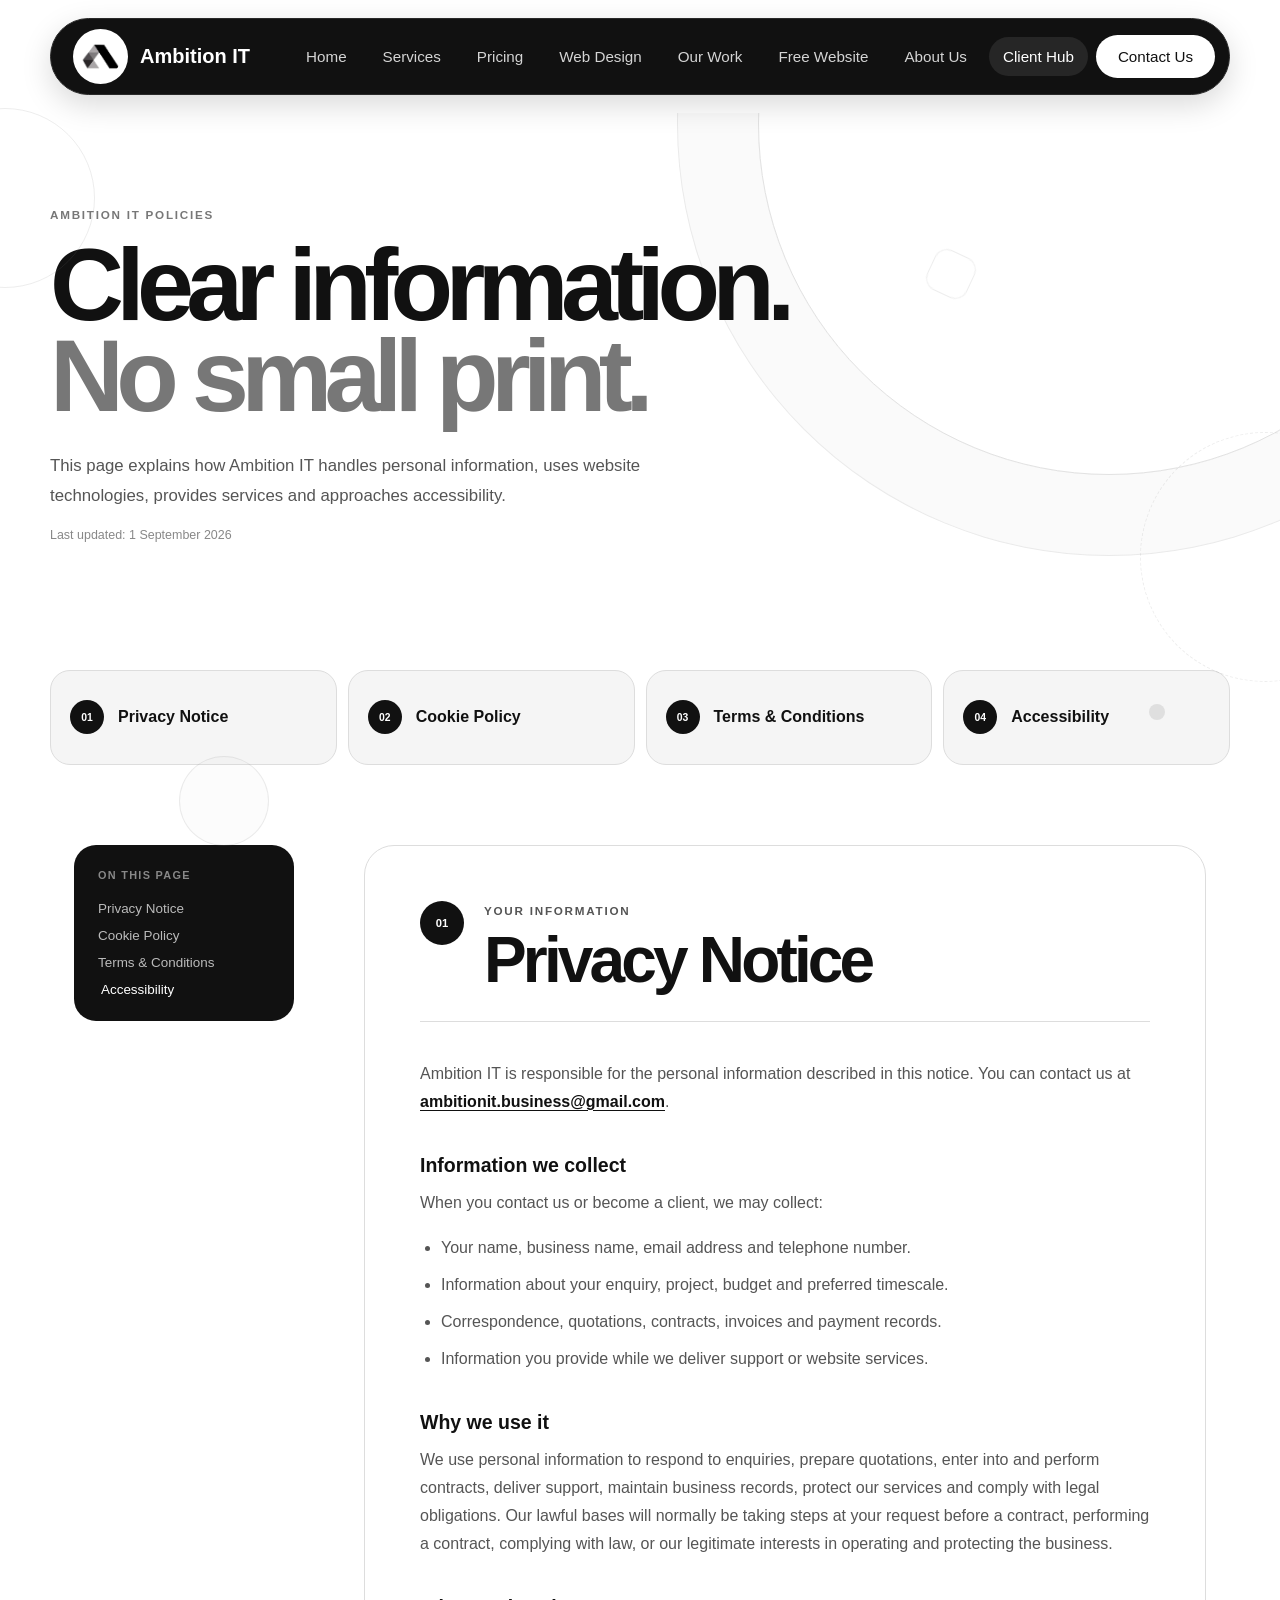
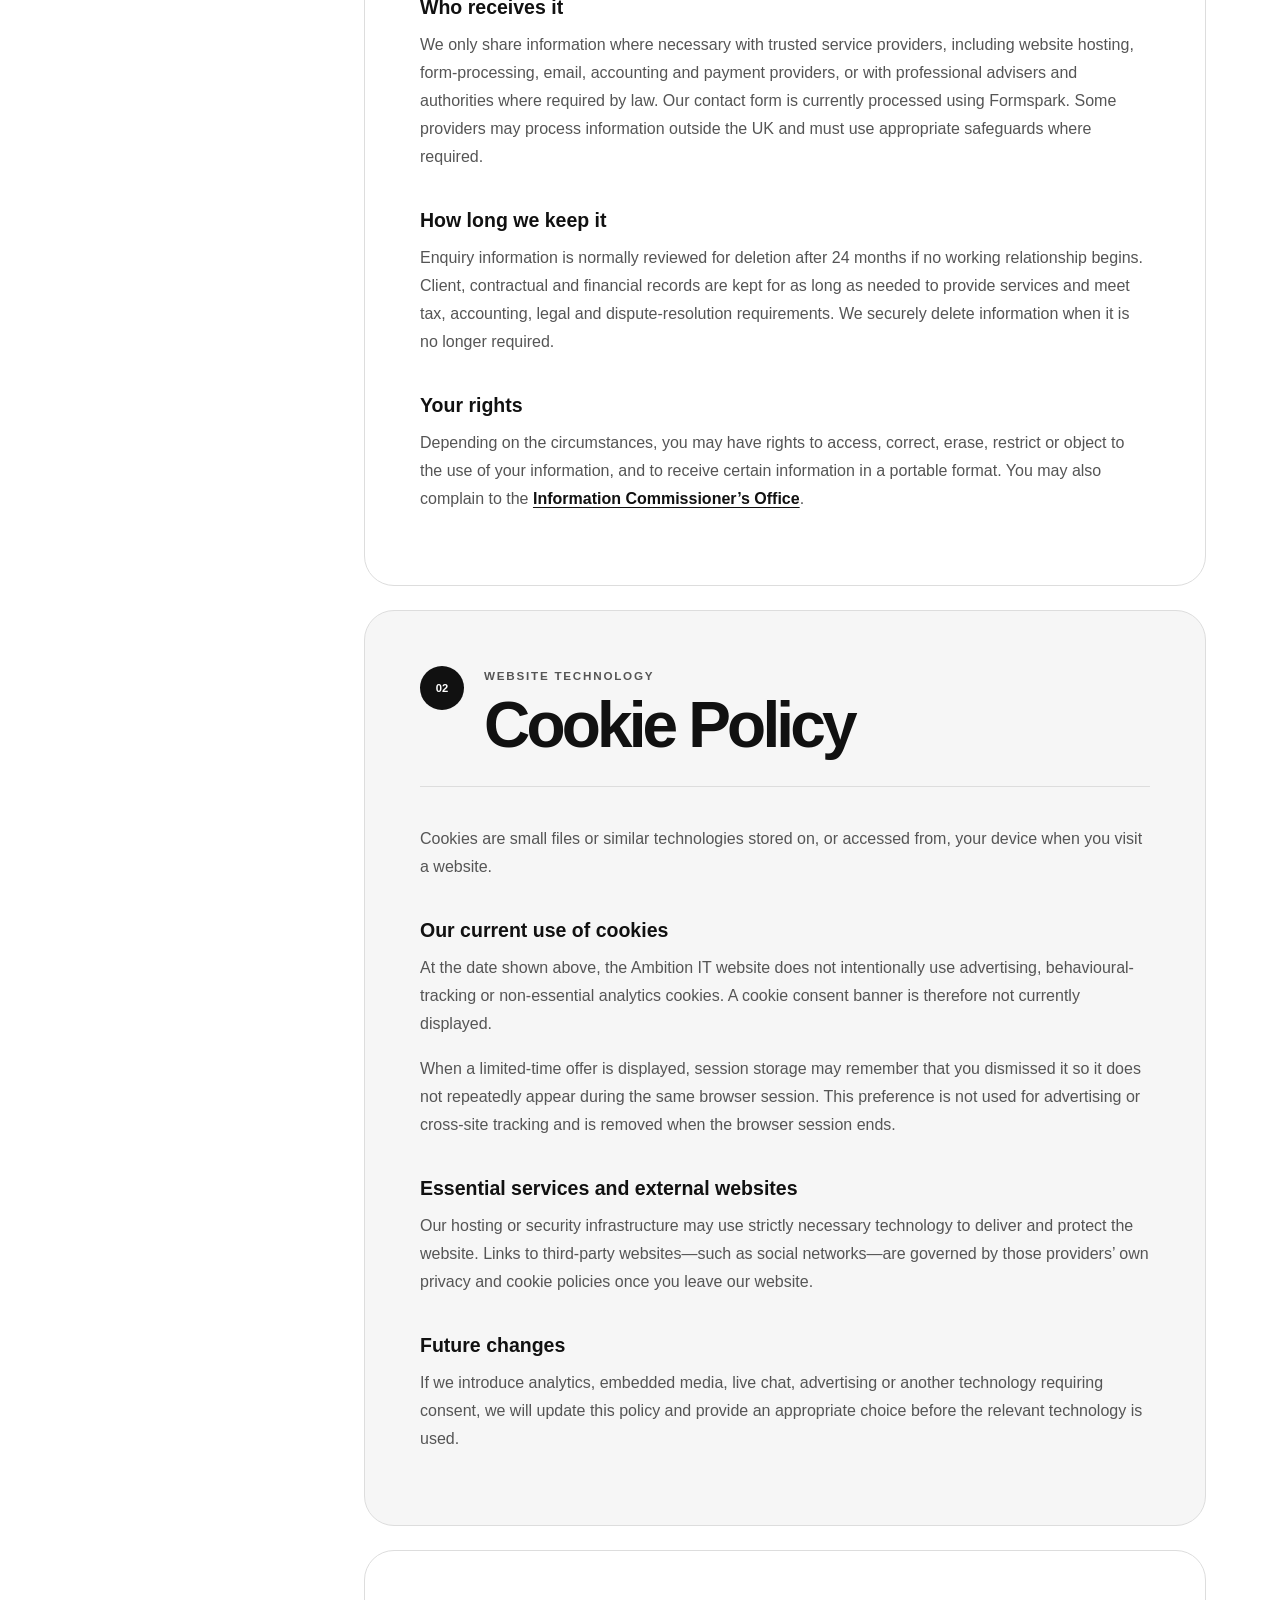
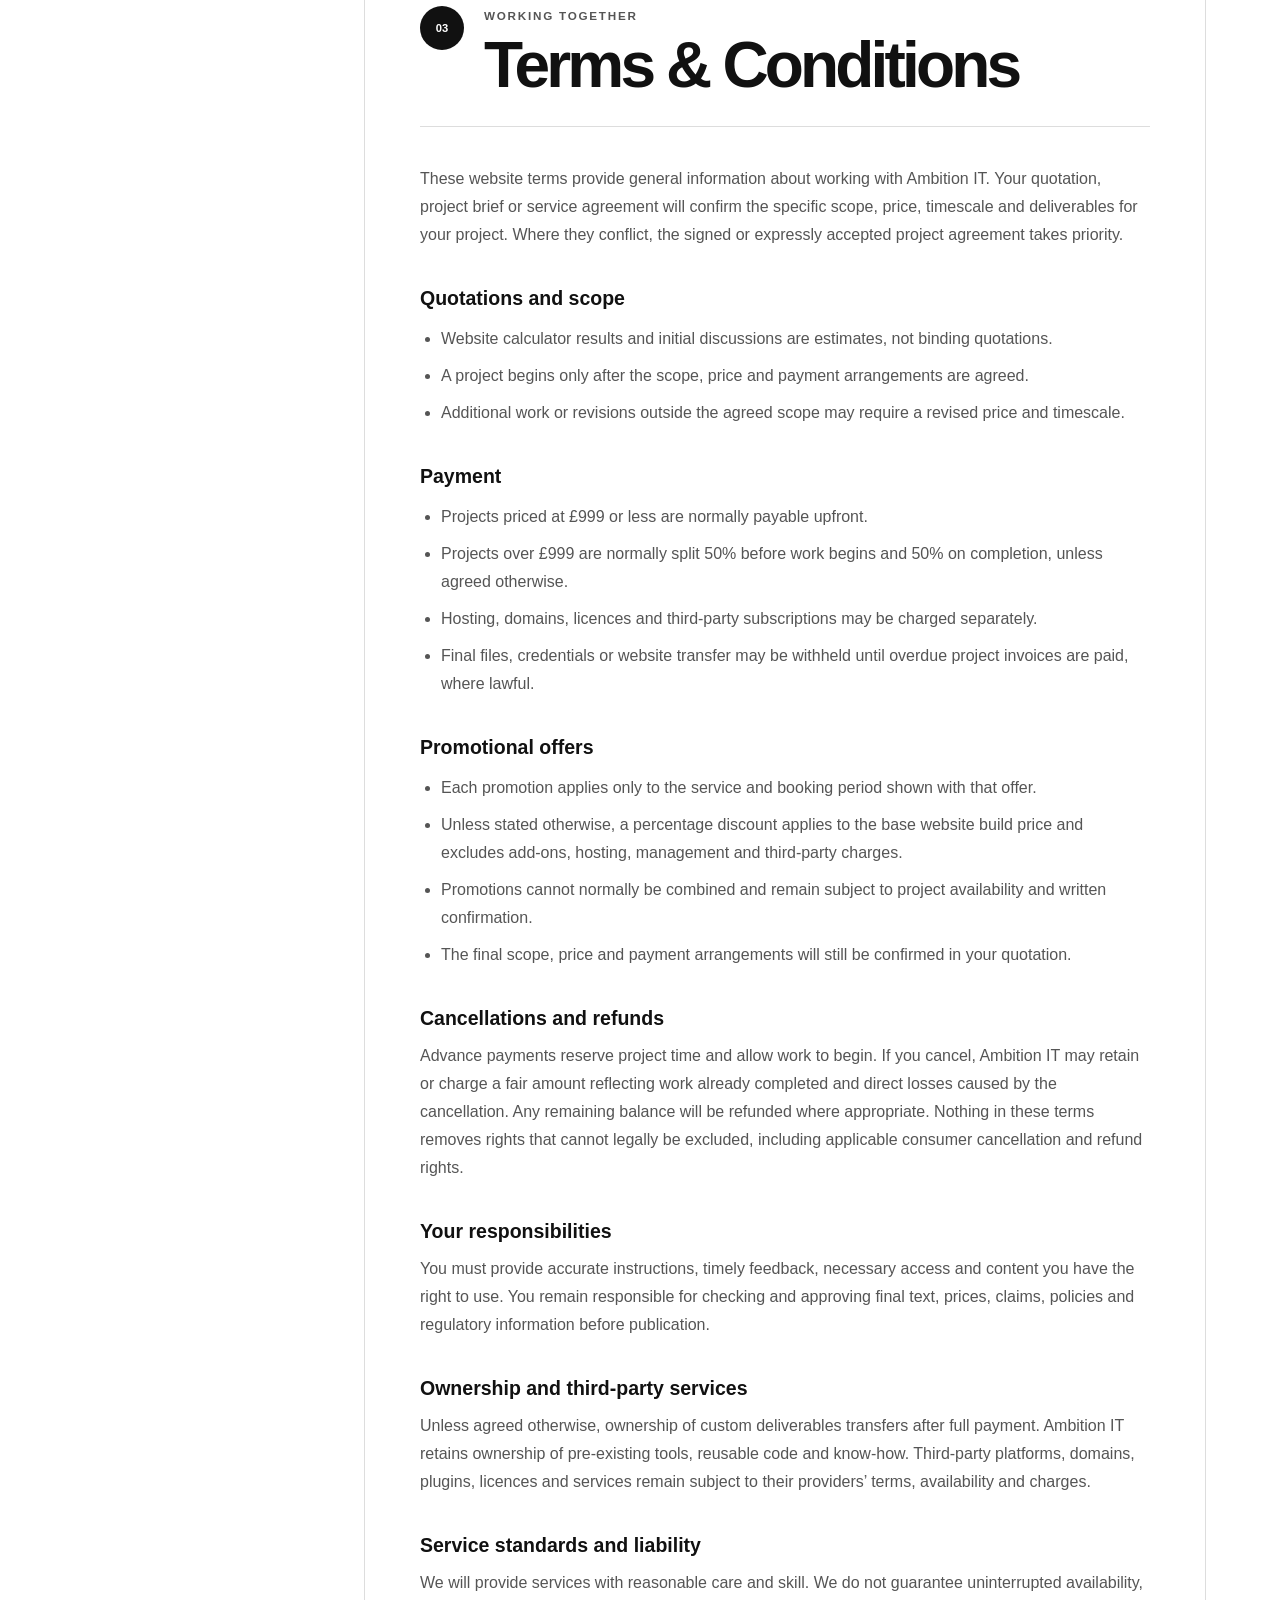
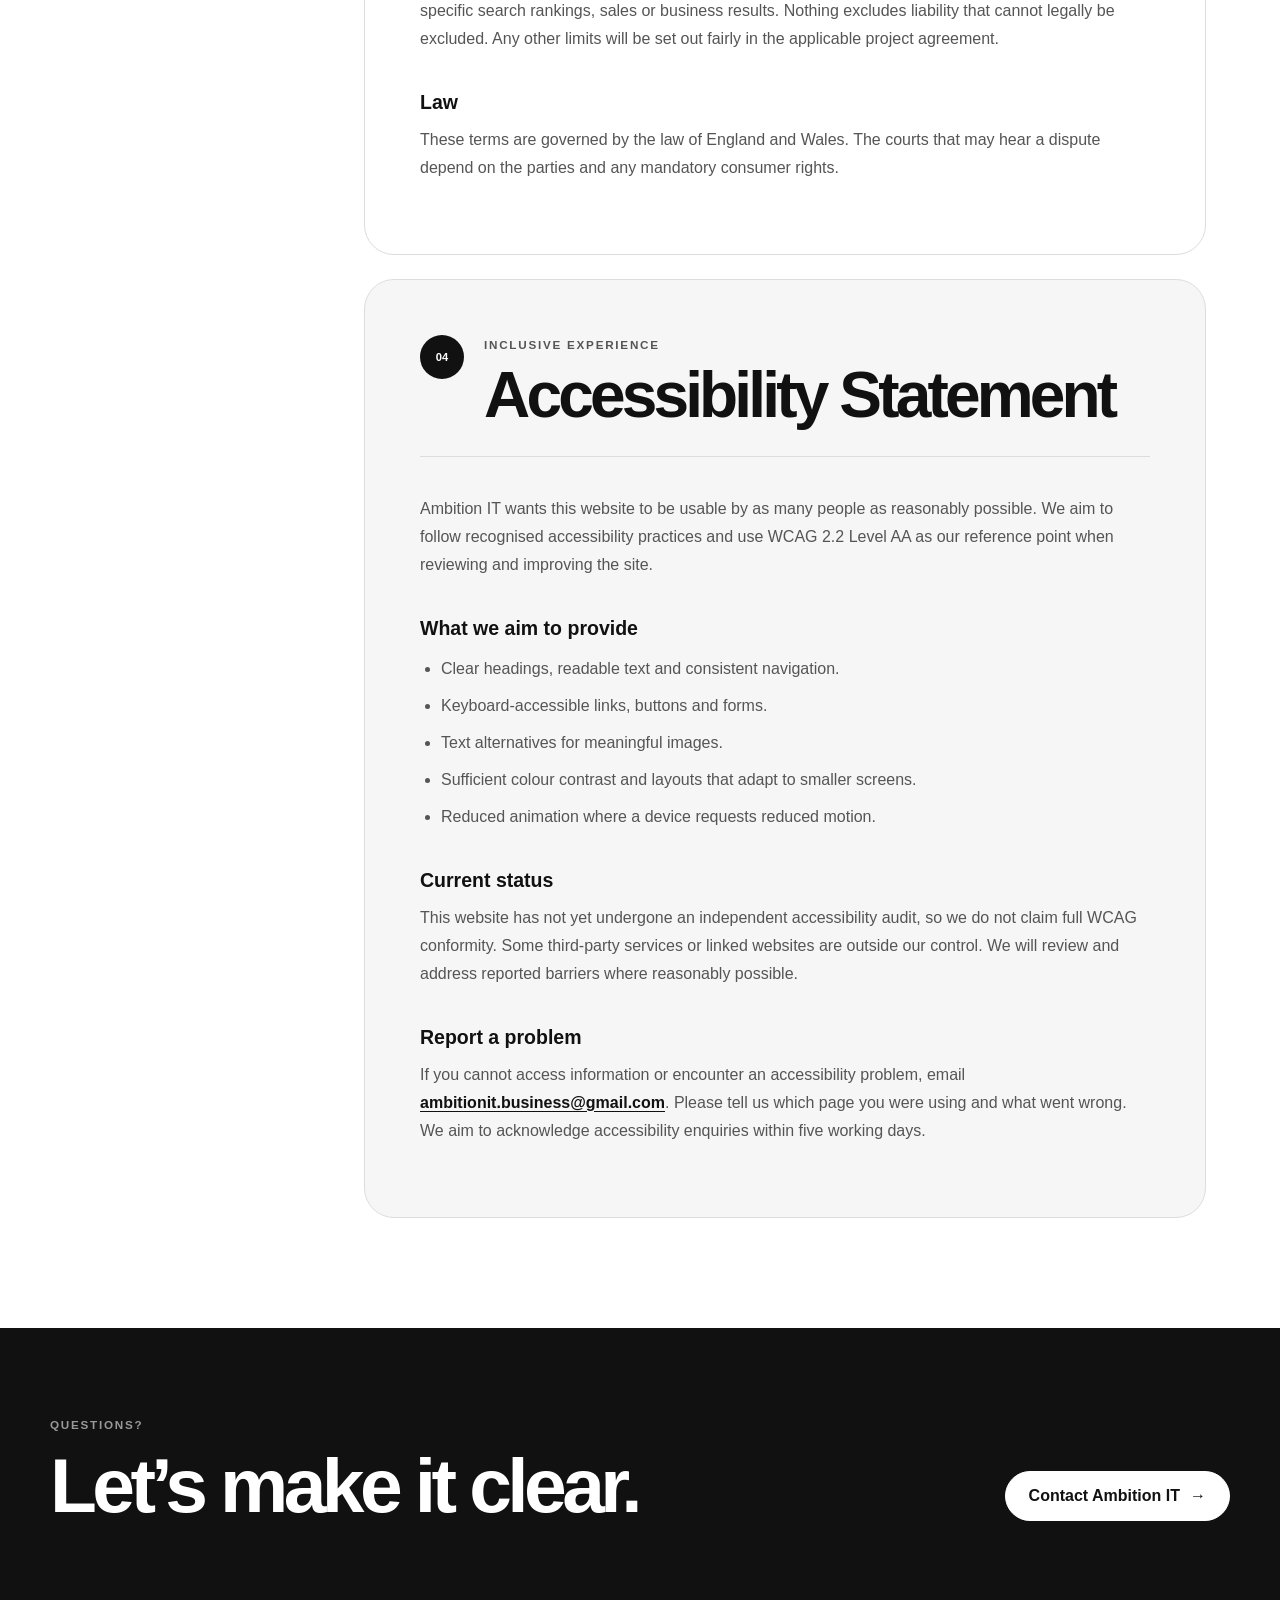
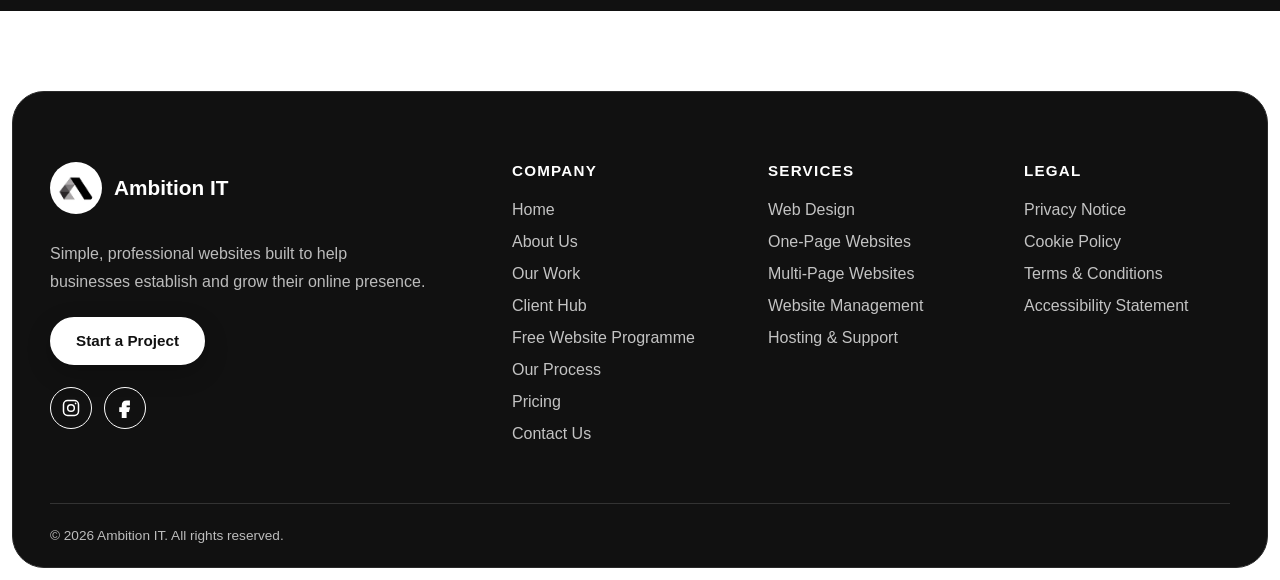
<file: pages/legal.html>
<!DOCTYPE html>
<html lang="en">
<head>
    <meta charset="UTF-8">
    <meta name="viewport" content="width=device-width, initial-scale=1.0">

    <link rel="icon" type="image/png" sizes="192x192" href="/favicon-192.png">
    <link rel="icon" href="/favicon.ico" sizes="any">
    <link rel="stylesheet" href="/styles/main.css?v=20260901">
    <link rel="stylesheet" href="/styles/legal.css">

    <title>Legal Information | Ambition IT</title>
    <meta name="description" content="Read the Ambition IT Privacy Notice, Cookie Policy, Terms and Conditions and Accessibility Statement.">
    <link rel="canonical" href="https://ambition-it.co.uk/pages/legal.html">
    <meta property="og:type" content="website">
    <meta property="og:site_name" content="Ambition IT">
    <meta property="og:title" content="Legal Information | Ambition IT">
    <meta property="og:description" content="Privacy, cookies, terms and accessibility information for Ambition IT.">
    <meta property="og:url" content="https://ambition-it.co.uk/pages/legal.html">
    <meta property="og:image" content="https://ambition-it.co.uk/favicon-192.png">
    <meta name="twitter:card" content="summary">
</head>

<body>
    <header class="site-header">
        <nav class="navbar" aria-label="Main navigation">
            <a href="/" class="brand">
                <img class="brand-logo" src="/imgs/ambition-it-logo-transparent-cropped.png" alt="Ambition IT">
                <span class="brand-name">Ambition IT</span>
            </a>

            <button class="menu-toggle" type="button" aria-label="Open navigation menu" aria-expanded="false" aria-controls="navigation-links">
                <span></span><span></span><span></span>
            </button>

            <ul class="nav-links" id="navigation-links">
                <li><a href="/">Home</a></li>
                <li><a href="/pages/services.html">Services</a></li>
                <li><a href="/pages/pricing.html">Pricing</a></li>
                <li><a href="/pages/web-design.html">Web Design</a></li>
                <li><a href="/pages/our-work.html">Our Work</a></li>
                <li><a href="/pages/free-website.html">Free Website</a></li>
                <li><a href="/pages/about.html">About Us</a></li>
                <li><a class="client-hub-link" href="https://portal.ambition-it.co.uk/login" target="_blank" rel="noopener noreferrer">Client Hub</a></li>
                <li><a class="contact-button" href="/pages/contact.html">Contact Us</a></li>
            </ul>
        </nav>
    </header>

    <main>
        <section class="legal-hero">
            <div class="legal-container legal-reveal">
                <p class="legal-eyebrow">Ambition IT policies</p>
                <h1>Clear information.<br><span>No small print.</span></h1>
                <p class="legal-intro">
                    This page explains how Ambition IT handles personal information,
                    uses website technologies, provides services and approaches accessibility.
                </p>
                <p class="legal-updated">Last updated: 1 September 2026</p>
            </div>
        </section>

        <nav class="legal-jump-nav legal-reveal" aria-label="Legal page sections">
            <div class="legal-container legal-jump-grid">
                <a href="#privacy"><span>01</span>Privacy Notice</a>
                <a href="#cookies"><span>02</span>Cookie Policy</a>
                <a href="#terms"><span>03</span>Terms &amp; Conditions</a>
                <a href="#accessibility"><span>04</span>Accessibility</a>
            </div>
        </nav>

        <div class="legal-container legal-layout">
            <aside class="legal-side-nav" aria-label="On this page">
                <p>On this page</p>
                <a href="#privacy">Privacy Notice</a>
                <a href="#cookies">Cookie Policy</a>
                <a href="#terms">Terms &amp; Conditions</a>
                <a href="#accessibility">Accessibility</a>
            </aside>

            <div class="legal-content">
                <section class="legal-section legal-reveal" id="privacy">
                    <div class="legal-section-heading">
                        <span>01</span>
                        <div>
                            <p class="legal-eyebrow">Your information</p>
                            <h2>Privacy Notice</h2>
                        </div>
                    </div>

                    <p>
                        Ambition IT is responsible for the personal information described in
                        this notice. You can contact us at
                        <a href="mailto:ambitionit.business@gmail.com">ambitionit.business@gmail.com</a>.
                    </p>

                    <h3>Information we collect</h3>
                    <p>When you contact us or become a client, we may collect:</p>
                    <ul>
                        <li>Your name, business name, email address and telephone number.</li>
                        <li>Information about your enquiry, project, budget and preferred timescale.</li>
                        <li>Correspondence, quotations, contracts, invoices and payment records.</li>
                        <li>Information you provide while we deliver support or website services.</li>
                    </ul>

                    <h3>Why we use it</h3>
                    <p>
                        We use personal information to respond to enquiries, prepare quotations,
                        enter into and perform contracts, deliver support, maintain business records,
                        protect our services and comply with legal obligations. Our lawful bases will
                        normally be taking steps at your request before a contract, performing a
                        contract, complying with law, or our legitimate interests in operating and
                        protecting the business.
                    </p>

                    <h3>Who receives it</h3>
                    <p>
                        We only share information where necessary with trusted service providers,
                        including website hosting, form-processing, email, accounting and payment
                        providers, or with professional advisers and authorities where required by law.
                        Our contact form is currently processed using Formspark. Some providers may
                        process information outside the UK and must use appropriate safeguards where
                        required.
                    </p>

                    <h3>How long we keep it</h3>
                    <p>
                        Enquiry information is normally reviewed for deletion after 24 months if no
                        working relationship begins. Client, contractual and financial records are kept
                        for as long as needed to provide services and meet tax, accounting, legal and
                        dispute-resolution requirements. We securely delete information when it is no
                        longer required.
                    </p>

                    <h3>Your rights</h3>
                    <p>
                        Depending on the circumstances, you may have rights to access, correct, erase,
                        restrict or object to the use of your information, and to receive certain
                        information in a portable format. You may also complain to the
                        <a href="https://ico.org.uk/make-a-complaint/" target="_blank" rel="noopener noreferrer">Information Commissioner’s Office</a>.
                    </p>
                </section>

                <section class="legal-section legal-reveal" id="cookies">
                    <div class="legal-section-heading">
                        <span>02</span>
                        <div>
                            <p class="legal-eyebrow">Website technology</p>
                            <h2>Cookie Policy</h2>
                        </div>
                    </div>

                    <p>
                        Cookies are small files or similar technologies stored on, or accessed from,
                        your device when you visit a website.
                    </p>

                    <h3>Our current use of cookies</h3>
                    <p>
                        At the date shown above, the Ambition IT website does not intentionally use
                        advertising, behavioural-tracking or non-essential analytics cookies. A cookie
                        consent banner is therefore not currently displayed.
                    </p>
                    <p>
                        When a limited-time offer is displayed, session storage may remember that you
                        dismissed it so it does not repeatedly appear during the same browser session.
                        This preference is not used for advertising or cross-site tracking and is removed
                        when the browser session ends.
                    </p>

                    <h3>Essential services and external websites</h3>
                    <p>
                        Our hosting or security infrastructure may use strictly necessary technology to
                        deliver and protect the website. Links to third-party websites—such as social
                        networks—are governed by those providers’ own privacy and cookie policies once
                        you leave our website.
                    </p>

                    <h3>Future changes</h3>
                    <p>
                        If we introduce analytics, embedded media, live chat, advertising or another
                        technology requiring consent, we will update this policy and provide an
                        appropriate choice before the relevant technology is used.
                    </p>
                </section>

                <section class="legal-section legal-reveal" id="terms">
                    <div class="legal-section-heading">
                        <span>03</span>
                        <div>
                            <p class="legal-eyebrow">Working together</p>
                            <h2>Terms &amp; Conditions</h2>
                        </div>
                    </div>

                    <p>
                        These website terms provide general information about working with Ambition IT.
                        Your quotation, project brief or service agreement will confirm the specific
                        scope, price, timescale and deliverables for your project. Where they conflict,
                        the signed or expressly accepted project agreement takes priority.
                    </p>

                    <h3>Quotations and scope</h3>
                    <ul>
                        <li>Website calculator results and initial discussions are estimates, not binding quotations.</li>
                        <li>A project begins only after the scope, price and payment arrangements are agreed.</li>
                        <li>Additional work or revisions outside the agreed scope may require a revised price and timescale.</li>
                    </ul>

                    <h3>Payment</h3>
                    <ul>
                        <li>Projects priced at £999 or less are normally payable upfront.</li>
                        <li>Projects over £999 are normally split 50% before work begins and 50% on completion, unless agreed otherwise.</li>
                        <li>Hosting, domains, licences and third-party subscriptions may be charged separately.</li>
                        <li>Final files, credentials or website transfer may be withheld until overdue project invoices are paid, where lawful.</li>
                    </ul>

                    <h3>Promotional offers</h3>
                    <ul>
                        <li>Each promotion applies only to the service and booking period shown with that offer.</li>
                        <li>Unless stated otherwise, a percentage discount applies to the base website build price and excludes add-ons, hosting, management and third-party charges.</li>
                        <li>Promotions cannot normally be combined and remain subject to project availability and written confirmation.</li>
                        <li>The final scope, price and payment arrangements will still be confirmed in your quotation.</li>
                    </ul>

                    <h3>Cancellations and refunds</h3>
                    <p>
                        Advance payments reserve project time and allow work to begin. If you cancel,
                        Ambition IT may retain or charge a fair amount reflecting work already completed
                        and direct losses caused by the cancellation. Any remaining balance will be
                        refunded where appropriate. Nothing in these terms removes rights that cannot
                        legally be excluded, including applicable consumer cancellation and refund rights.
                    </p>

                    <h3>Your responsibilities</h3>
                    <p>
                        You must provide accurate instructions, timely feedback, necessary access and
                        content you have the right to use. You remain responsible for checking and
                        approving final text, prices, claims, policies and regulatory information before
                        publication.
                    </p>

                    <h3>Ownership and third-party services</h3>
                    <p>
                        Unless agreed otherwise, ownership of custom deliverables transfers after full
                        payment. Ambition IT retains ownership of pre-existing tools, reusable code and
                        know-how. Third-party platforms, domains, plugins, licences and services remain
                        subject to their providers’ terms, availability and charges.
                    </p>

                    <h3>Service standards and liability</h3>
                    <p>
                        We will provide services with reasonable care and skill. We do not guarantee
                        uninterrupted availability, specific search rankings, sales or business results.
                        Nothing excludes liability that cannot legally be excluded. Any other limits will
                        be set out fairly in the applicable project agreement.
                    </p>

                    <h3>Law</h3>
                    <p>
                        These terms are governed by the law of England and Wales. The courts that may
                        hear a dispute depend on the parties and any mandatory consumer rights.
                    </p>
                </section>

                <section class="legal-section legal-reveal" id="accessibility">
                    <div class="legal-section-heading">
                        <span>04</span>
                        <div>
                            <p class="legal-eyebrow">Inclusive experience</p>
                            <h2>Accessibility Statement</h2>
                        </div>
                    </div>

                    <p>
                        Ambition IT wants this website to be usable by as many people as reasonably
                        possible. We aim to follow recognised accessibility practices and use WCAG 2.2
                        Level AA as our reference point when reviewing and improving the site.
                    </p>

                    <h3>What we aim to provide</h3>
                    <ul>
                        <li>Clear headings, readable text and consistent navigation.</li>
                        <li>Keyboard-accessible links, buttons and forms.</li>
                        <li>Text alternatives for meaningful images.</li>
                        <li>Sufficient colour contrast and layouts that adapt to smaller screens.</li>
                        <li>Reduced animation where a device requests reduced motion.</li>
                    </ul>

                    <h3>Current status</h3>
                    <p>
                        This website has not yet undergone an independent accessibility audit, so we do
                        not claim full WCAG conformity. Some third-party services or linked websites are
                        outside our control. We will review and address reported barriers where reasonably
                        possible.
                    </p>

                    <h3>Report a problem</h3>
                    <p>
                        If you cannot access information or encounter an accessibility problem, email
                        <a href="mailto:ambitionit.business@gmail.com">ambitionit.business@gmail.com</a>.
                        Please tell us which page you were using and what went wrong. We aim to acknowledge
                        accessibility enquiries within five working days.
                    </p>
                </section>
            </div>
        </div>

        <section class="legal-contact legal-reveal">
            <div class="legal-container legal-contact-inner">
                <div>
                    <p class="legal-eyebrow">Questions?</p>
                    <h2>Let’s make it clear.</h2>
                </div>
                <a href="/pages/contact.html">Contact Ambition IT <span aria-hidden="true">→</span></a>
            </div>
        </section>
    </main>

    <site-footer></site-footer>

    <script src="/Javascript/main.js?v=20260901" defer></script>
    <script src="/Javascript/footer.js?v=261cb37" defer></script>
    <script src="/Javascript/legal.js" defer></script>
</body>
</html>
</file>
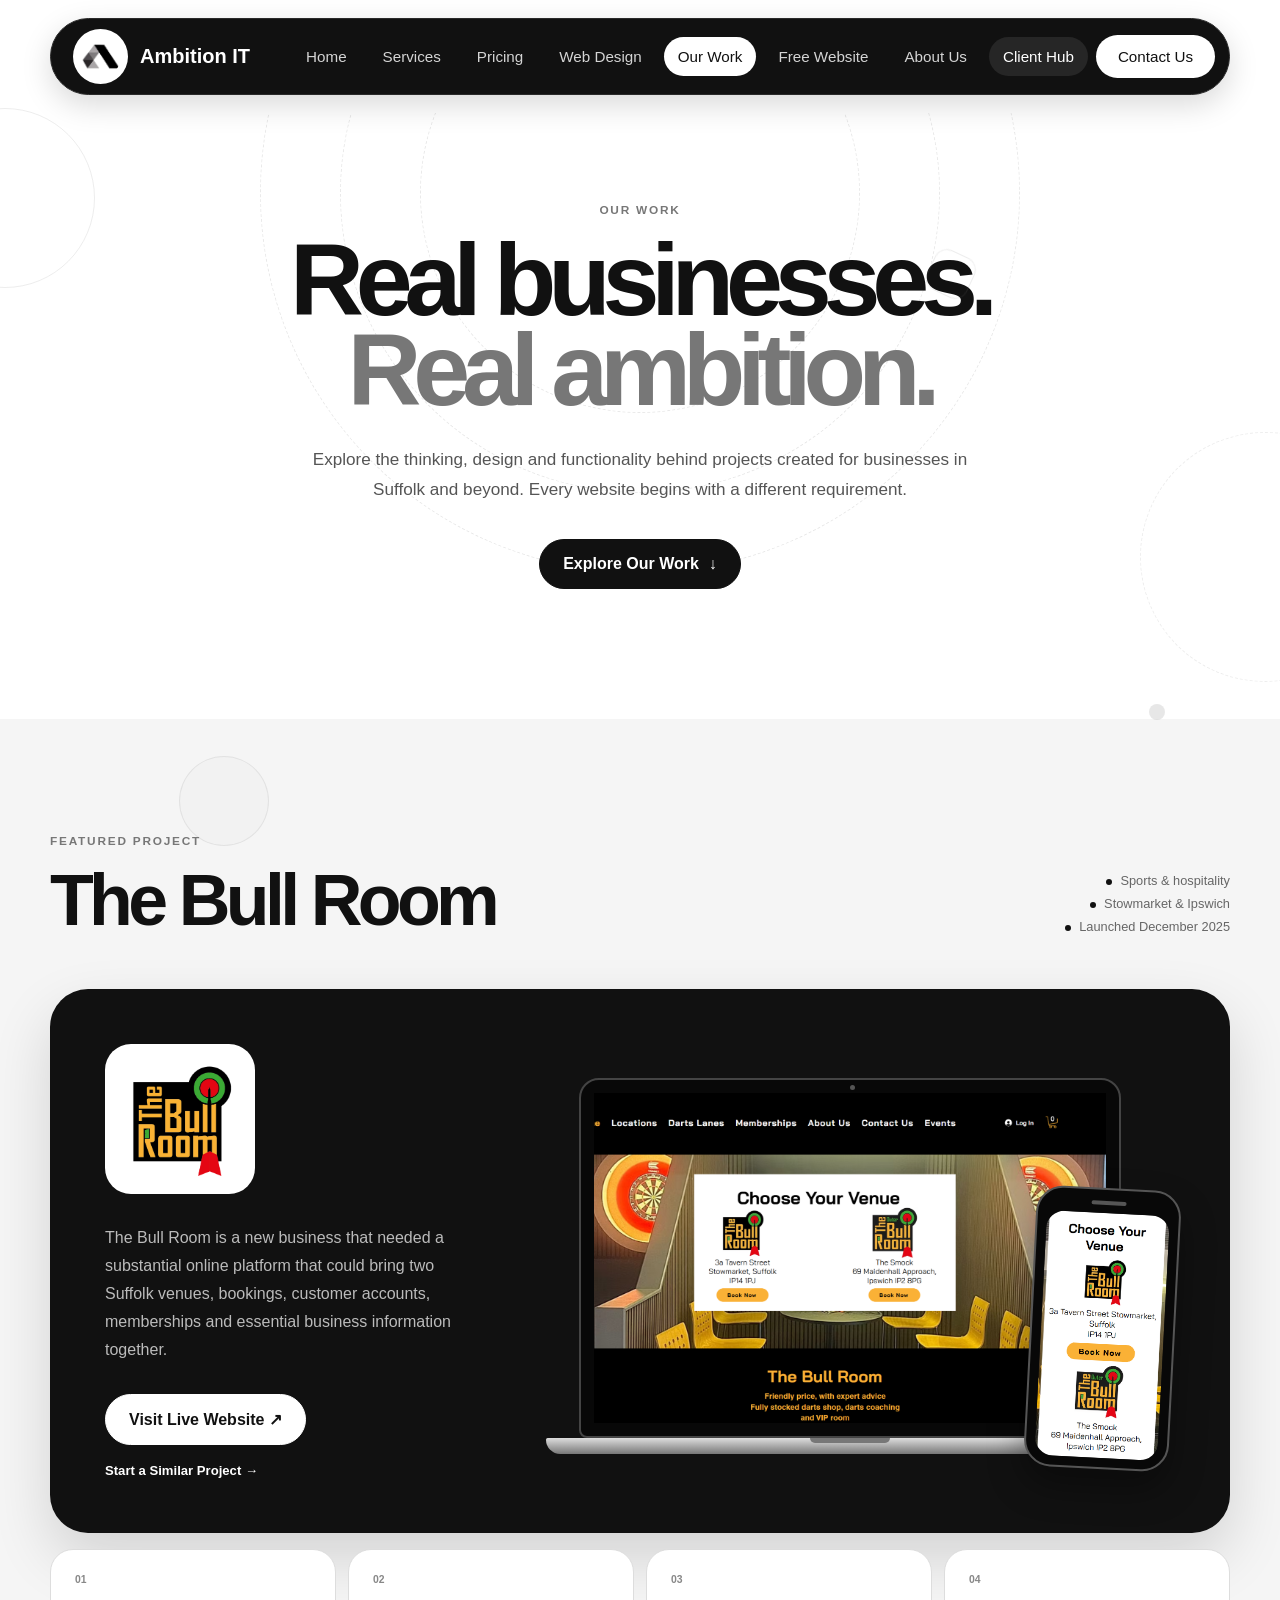
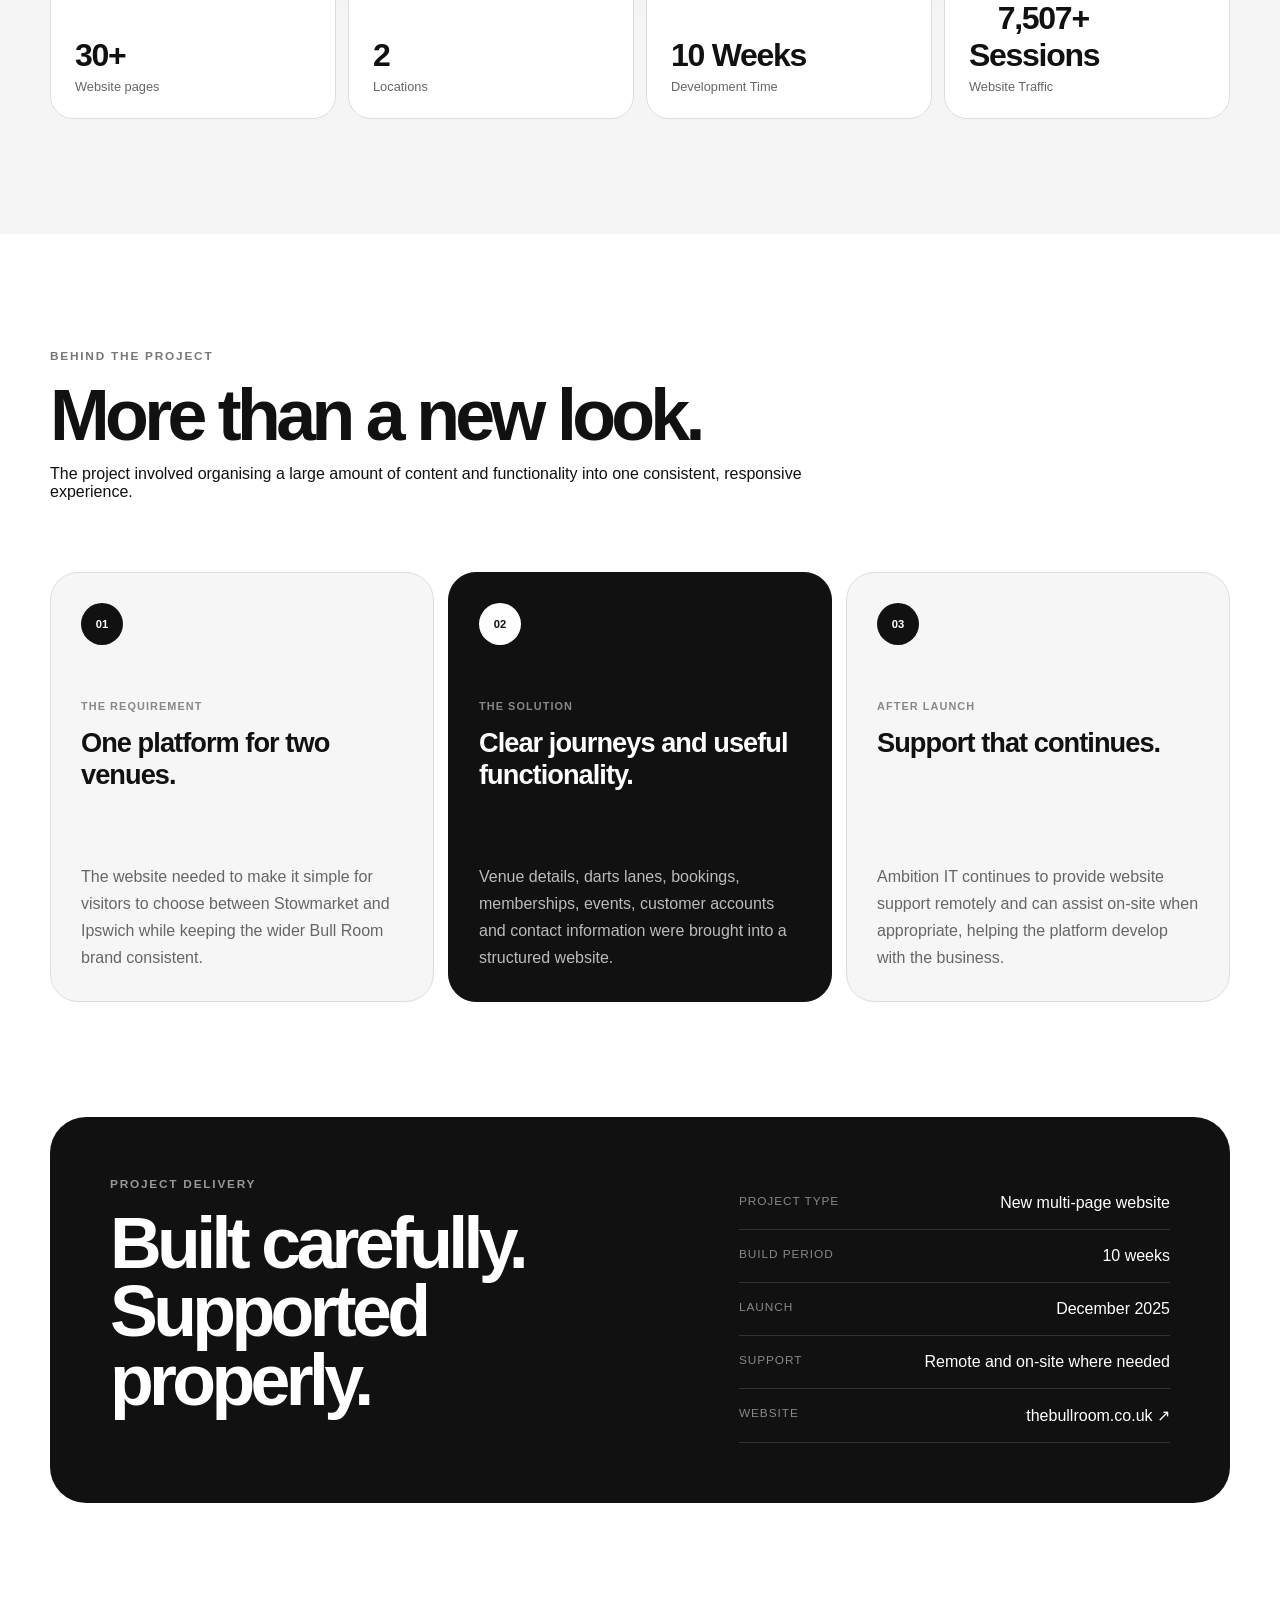
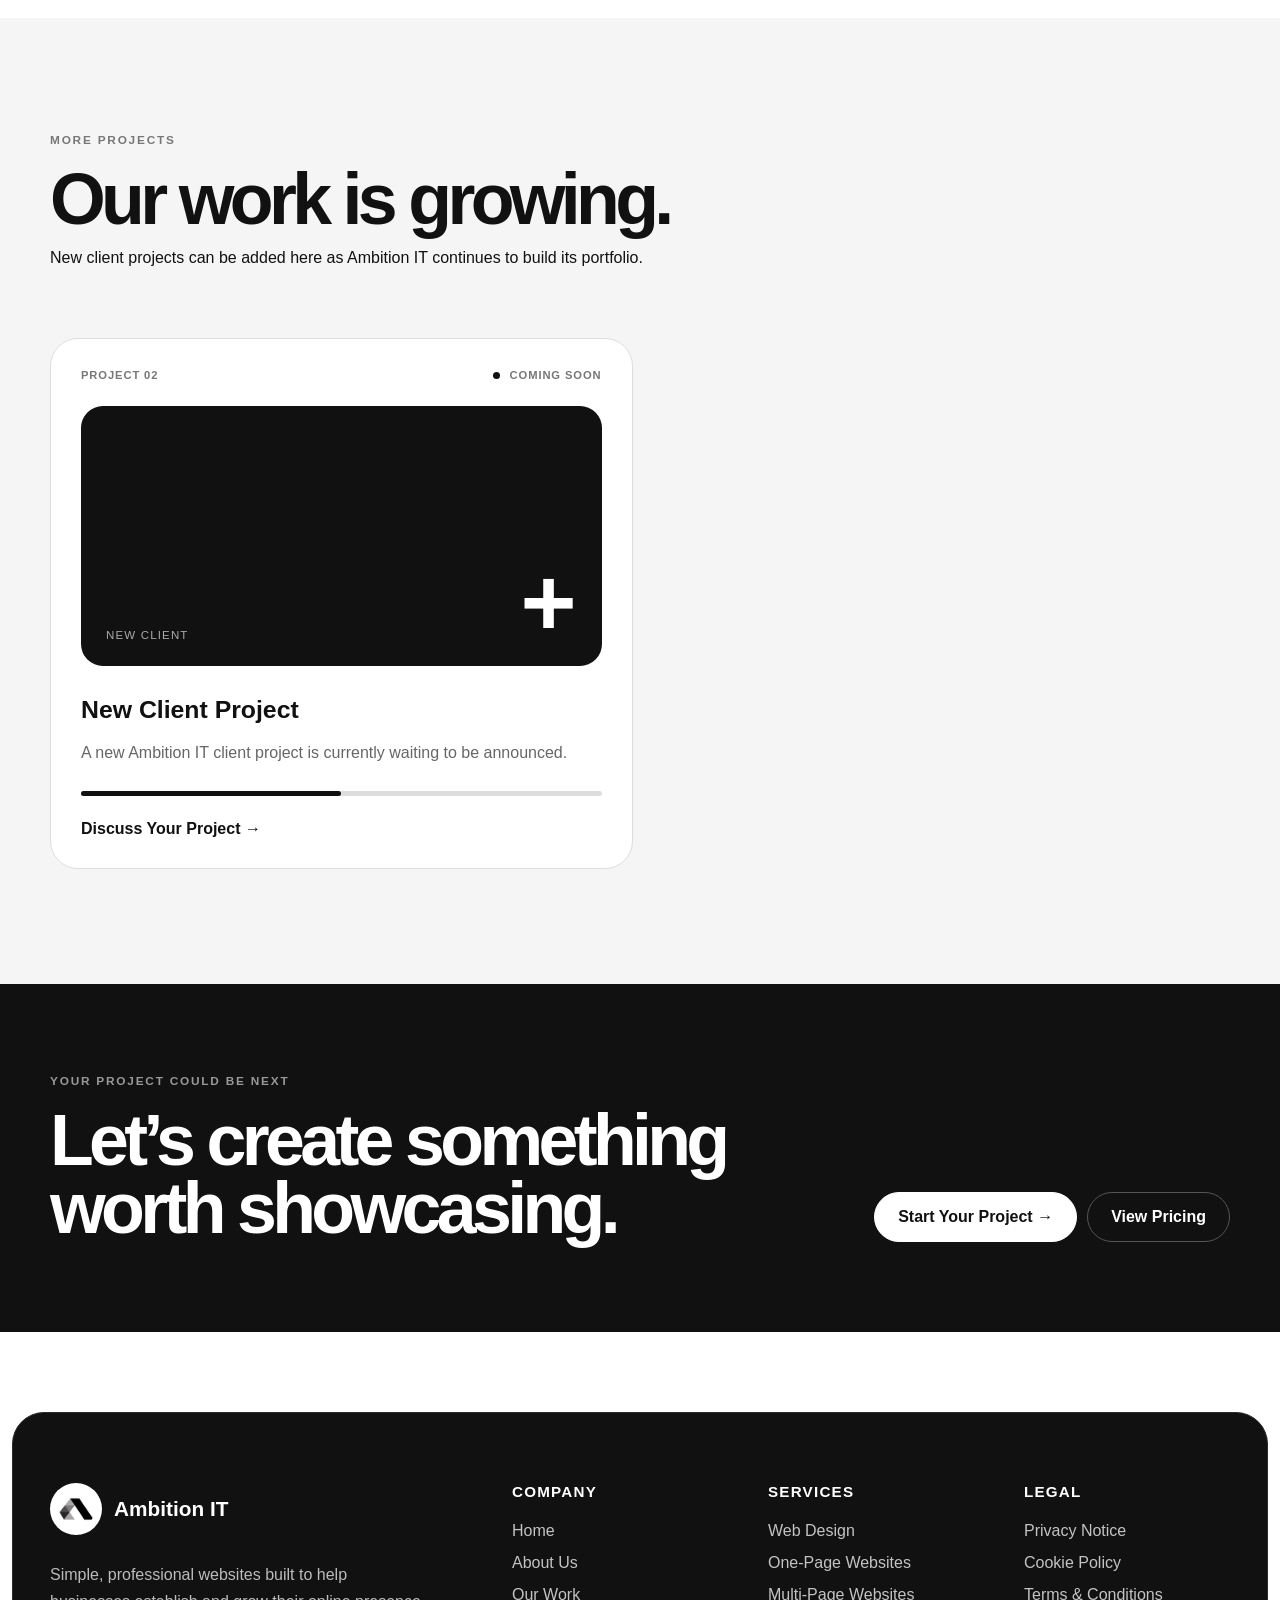
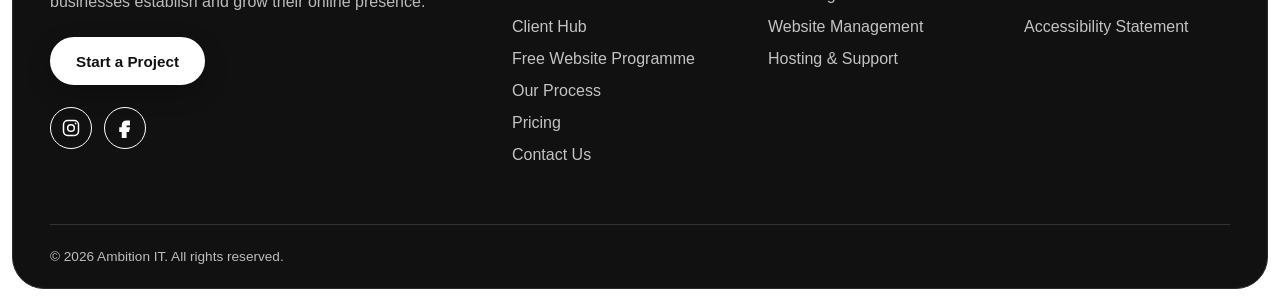
<file: pages/our-work.html>
<!DOCTYPE html>
<html lang="en">
<head>
    <meta charset="UTF-8">
    <meta name="viewport" content="width=device-width, initial-scale=1.0">

    <link rel="icon" type="image/png" sizes="192x192" href="/favicon-192.png">
    <link rel="icon" href="/favicon.ico" sizes="any">
    <link rel="stylesheet" href="/styles/main.css?v=20260901">
    <link rel="stylesheet" href="/styles/our-work.css">

    <title>Web Design Portfolio Suffolk | Ambition IT</title>
    <meta name="description" content="Explore websites created by Ambition IT for businesses in Suffolk and across East Anglia, including The Bull Room in Stowmarket and Ipswich.">
    <link rel="canonical" href="https://ambition-it.co.uk/pages/our-work.html">
    <meta property="og:type" content="website">
    <meta property="og:site_name" content="Ambition IT">
    <meta property="og:title" content="Web Design Portfolio Suffolk | Ambition IT">
    <meta property="og:description" content="Explore websites designed and developed by Ambition IT for businesses in Suffolk and beyond.">
    <meta property="og:url" content="https://ambition-it.co.uk/pages/our-work.html">
    <meta property="og:image" content="https://ambition-it.co.uk/favicon-192.png">
    <meta name="twitter:card" content="summary">
</head>

<body>
    <header class="site-header">
        <nav class="navbar" aria-label="Main navigation">
            <a href="/" class="brand">
                <img class="brand-logo" src="/imgs/ambition-it-logo-transparent-cropped.png" alt="Ambition IT">
                <span class="brand-name">Ambition IT</span>
            </a>

            <button class="menu-toggle" type="button" aria-label="Open navigation menu" aria-expanded="false" aria-controls="navigation-links">
                <span></span><span></span><span></span>
            </button>

            <ul class="nav-links" id="navigation-links">
                <li><a href="/">Home</a></li>
                <li><a href="/pages/services.html">Services</a></li>
                <li><a href="/pages/pricing.html">Pricing</a></li>
                <li><a href="/pages/web-design.html">Web Design</a></li>
                <li><a class="active" href="/pages/our-work.html">Our Work</a></li>
                <li><a href="/pages/free-website.html">Free Website</a></li>
                <li><a href="/pages/about.html">About Us</a></li>
                <li><a class="client-hub-link" href="https://portal.ambition-it.co.uk/login" target="_blank" rel="noopener noreferrer">Client Hub</a></li>
                <li><a class="contact-button" href="/pages/contact.html">Contact Us</a></li>
            </ul>
        </nav>
    </header>

    <main>
        <section class="work-hero">
            <div class="work-orbit" aria-hidden="true"><span></span><span></span><span></span></div>
            <div class="work-container work-hero-inner work-reveal">
                <p class="work-eyebrow">Our Work</p>
                <h1>Real businesses.<br><span>Real ambition.</span></h1>
                <p>
                    Explore the thinking, design and functionality behind
                    projects created for businesses in Suffolk and beyond.
                    Every website begins with a different requirement.
                </p>
                <a class="work-button work-button-dark" href="#featured-project">Explore Our Work <span aria-hidden="true">↓</span></a>
            </div>
        </section>

        <section class="work-featured" id="featured-project">
            <div class="work-container">
                <div class="work-featured-heading work-reveal">
                    <div>
                        <p class="work-eyebrow">Featured Project</p>
                        <h2>The Bull Room</h2>
                    </div>
                    <div class="work-client-meta">
                        <span>Sports &amp; hospitality</span>
                        <span>Stowmarket &amp; Ipswich</span>
                        <span>Launched December 2025</span>
                    </div>
                </div>

                <div class="work-showcase">
                    <div class="work-project-intro work-reveal work-from-left">
                        <div class="work-client-logo-wrap">
                            <!-- Rename your existing Bull Room logo to bull-room-logo.jpg -->
                            <img src="/imgs/Full Colour With GoldThe Bull Room_edited_edited.png" alt="The Bull Room logo" class="work-client-logo">
                        </div>

                        <p>
                            The Bull Room is a new business that needed a substantial online
                            platform that could bring two Suffolk venues,
                            bookings, customer accounts, memberships and
                            essential business information together.
                        </p>

                        <div class="work-project-links">
                            <a class="work-button work-button-dark" href="https://www.thebullroom.co.uk/" target="_blank" rel="noopener noreferrer">Visit Live Website ↗</a>
                            <a class="work-text-link" href="/pages/contact.html">Start a Similar Project →</a>
                        </div>
                    </div>

                    <div class="work-devices work-reveal work-from-right" aria-label="The Bull Room website shown on laptop and mobile devices">
                        <div class="work-laptop">
                            <div class="work-laptop-camera"></div>
                            <div class="work-laptop-screen">
                                <!-- Rename your existing website screenshot to bull-room-website.png -->
                                <img src="/imgs/tbrhero.png" alt="The Bull Room website homepage">
                            </div>
                            <div class="work-laptop-base"><span></span></div>
                        </div>

                        <div class="work-phone">
                            <div class="work-phone-speaker"></div>
                            <div class="work-phone-screen">
                                <img src="/imgs/tbrheromobile.png" alt="The Bull Room website on mobile">
                            </div>
                        </div>
                    </div>
                </div>

                <div class="work-facts">
                    <article class="work-fact work-reveal"><span>01</span><strong>30+</strong><p>Website pages</p></article>
                    <article class="work-fact work-reveal"><span>02</span><strong>2</strong><p>Locations</p></article>
                    <article class="work-fact work-reveal"><span>03</span><strong>10 Weeks</strong><p>Development Time</p></article>
                    <article class="work-fact work-reveal" data-count-target="true"><span>04</span><strong><span class="count-number">0</span>+ Sessions</strong><p>Website Traffic</p></article>
                </div>
            </div>
        </section>

        <section class="work-story">
            <div class="work-container">
                <div class="work-section-heading work-reveal">
                    <div><p class="work-eyebrow">Behind the Project</p><h2>More than a new look.</h2><p>The project involved organising a large amount of content and functionality into one consistent, responsive experience.</p></div>
                </div>

                <div class="work-story-grid">
                    <article class="work-story-card work-reveal">
                        <span>01</span><p class="work-card-label">The requirement</p>
                        <h3>One platform for two venues.</h3>
                        <p>The website needed to make it simple for visitors to choose between Stowmarket and Ipswich while keeping the wider Bull Room brand consistent.</p>
                    </article>
                    <article class="work-story-card work-story-card-dark work-reveal">
                        <span>02</span><p class="work-card-label">The solution</p>
                        <h3>Clear journeys and useful functionality.</h3>
                        <p>Venue details, darts lanes, bookings, memberships, events, customer accounts and contact information were brought into a structured website.</p>
                    </article>
                    <article class="work-story-card work-reveal">
                        <span>03</span><p class="work-card-label">After launch</p>
                        <h3>Support that continues.</h3>
                        <p>Ambition IT continues to provide website support remotely and can assist on-site when appropriate, helping the platform develop with the business.</p>
                    </article>
                </div>
            </div>
        </section>

        <section class="work-delivery">
            <div class="work-container work-delivery-panel work-reveal work-scale">
                <div>
                    <p class="work-eyebrow">Project Delivery</p>
                    <h2>Built carefully.<br>Supported properly.</h2>
                </div>

                <dl class="work-delivery-list">
                    <div><dt>Project type</dt><dd>New multi-page website</dd></div>
                    <!-- Replace this value once you confirm the exact build duration. -->
                    <div><dt>Build period</dt><dd>10 weeks</dd></div>
                    <div><dt>Launch</dt><dd>December 2025</dd></div>
                    <div><dt>Support</dt><dd>Remote and on-site where needed</dd></div>
                    <div><dt>Website</dt><dd><a href="https://www.thebullroom.co.uk/" target="_blank" rel="noopener noreferrer">thebullroom.co.uk ↗</a></dd></div>
                </dl>
            </div>
        </section>

        <section class="work-projects">
            <div class="work-container">
                <div class="work-section-heading work-reveal">
                    <div><p class="work-eyebrow">More Projects</p><h2>Our work is growing.</h2><p>New client projects can be added here as Ambition IT continues to build its portfolio.</p></div>
                </div>

                <div class="work-project-grid">
                    <article class="work-coming-card work-reveal">
                        <div class="work-coming-top"><span>Project 02</span><span class="work-status"><i></i> Coming soon</span></div>
                        <div class="work-coming-visual"><span>New client</span><strong>+</strong></div>
                        <h3>New Client Project</h3>
                        <p>A new Ambition IT client project is currently waiting to be announced.</p>
                        <div class="work-progress" aria-label="Project announcement progress"><span style="--progress: 50%"></span></div>
                        <a href="/pages/contact.html">Discuss Your Project →</a>
                    </article>

                </div>
            </div>
        </section>

        <section class="work-final">
            <div class="work-container work-final-inner work-reveal">
                <div><p class="work-eyebrow">Your Project Could Be Next</p><h2>Let’s create something worth showcasing.</h2></div>
                <div class="work-final-actions"><a class="work-button work-button-white" href="/pages/contact.html">Start Your Project →</a><a class="work-button work-button-outline" href="/pages/pricing.html">View Pricing</a></div>
            </div>
        </section>
    </main>

    <site-footer></site-footer>

    <script src="/Javascript/main.js?v=20260901" defer></script>
    <script src="/Javascript/footer.js?v=261cb37" defer></script>
    <script src="/Javascript/our-work.js" defer></script>
</body>
</html>
</file>
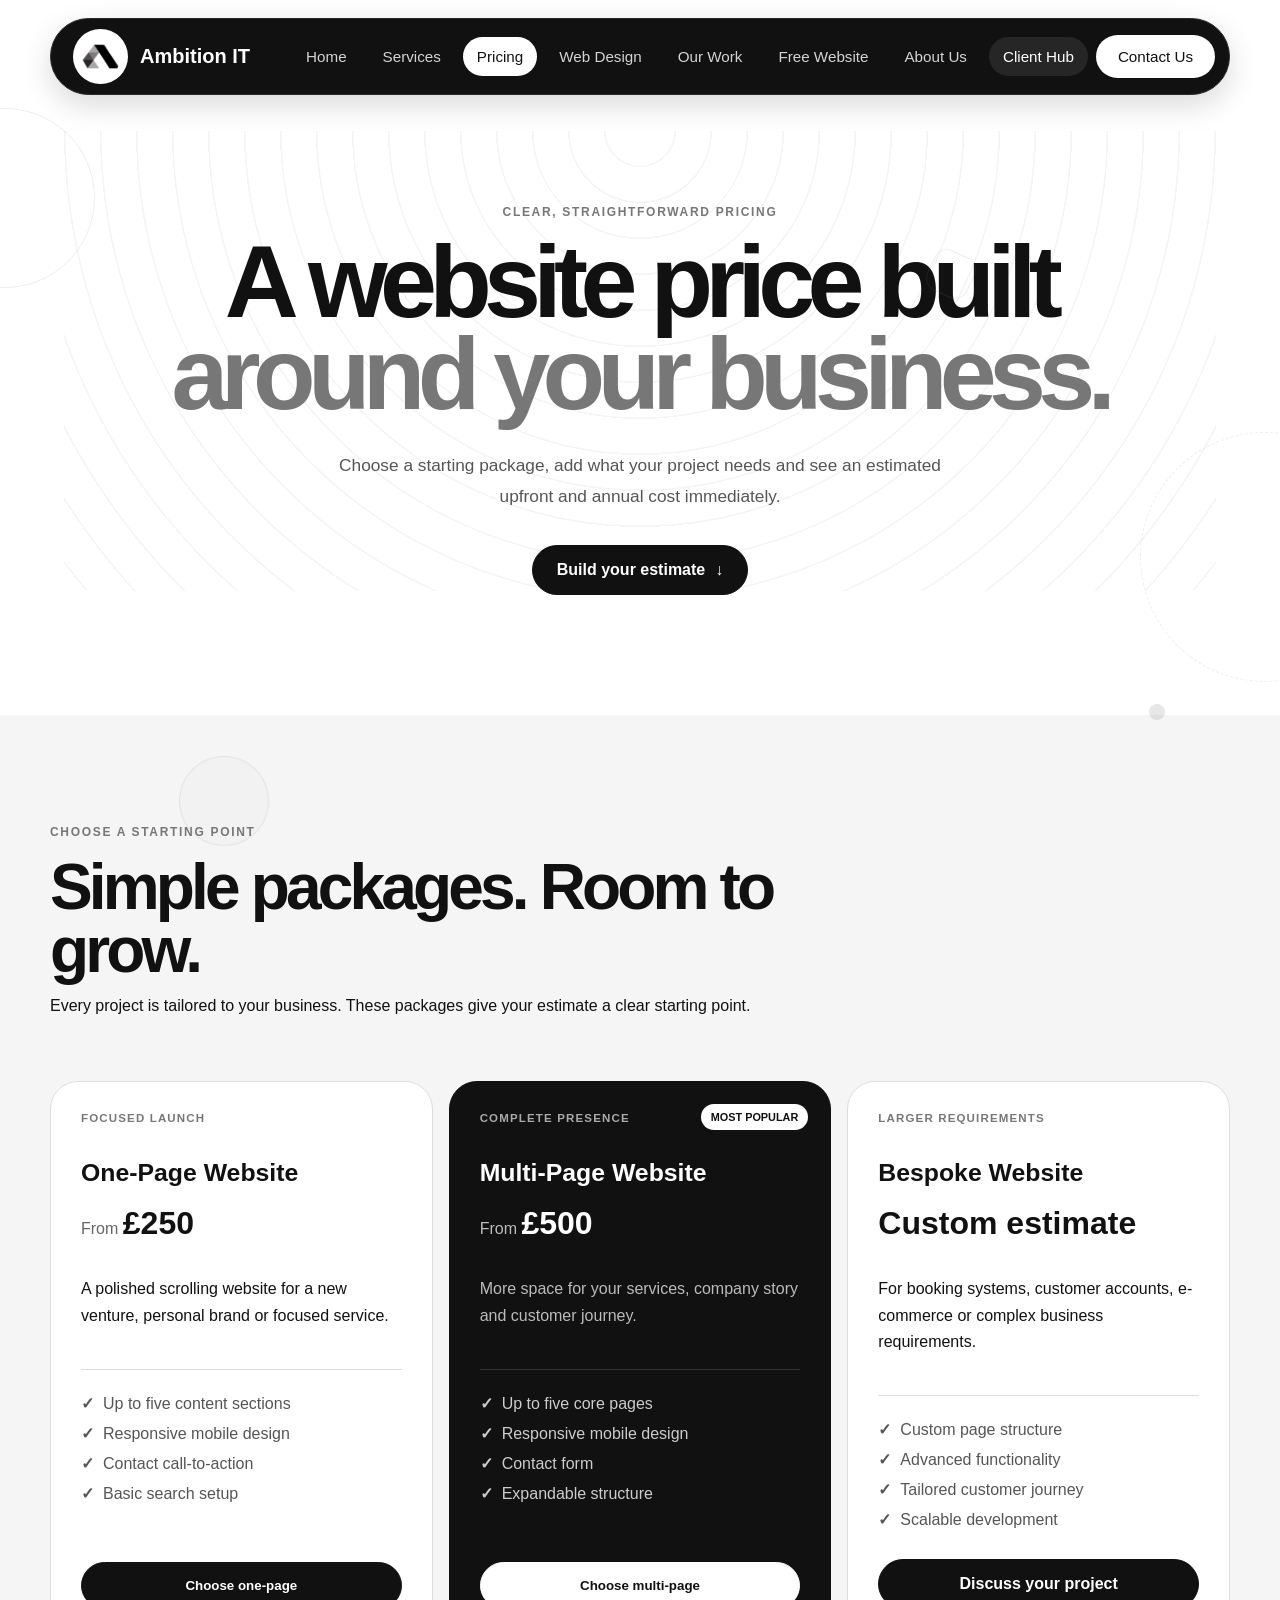
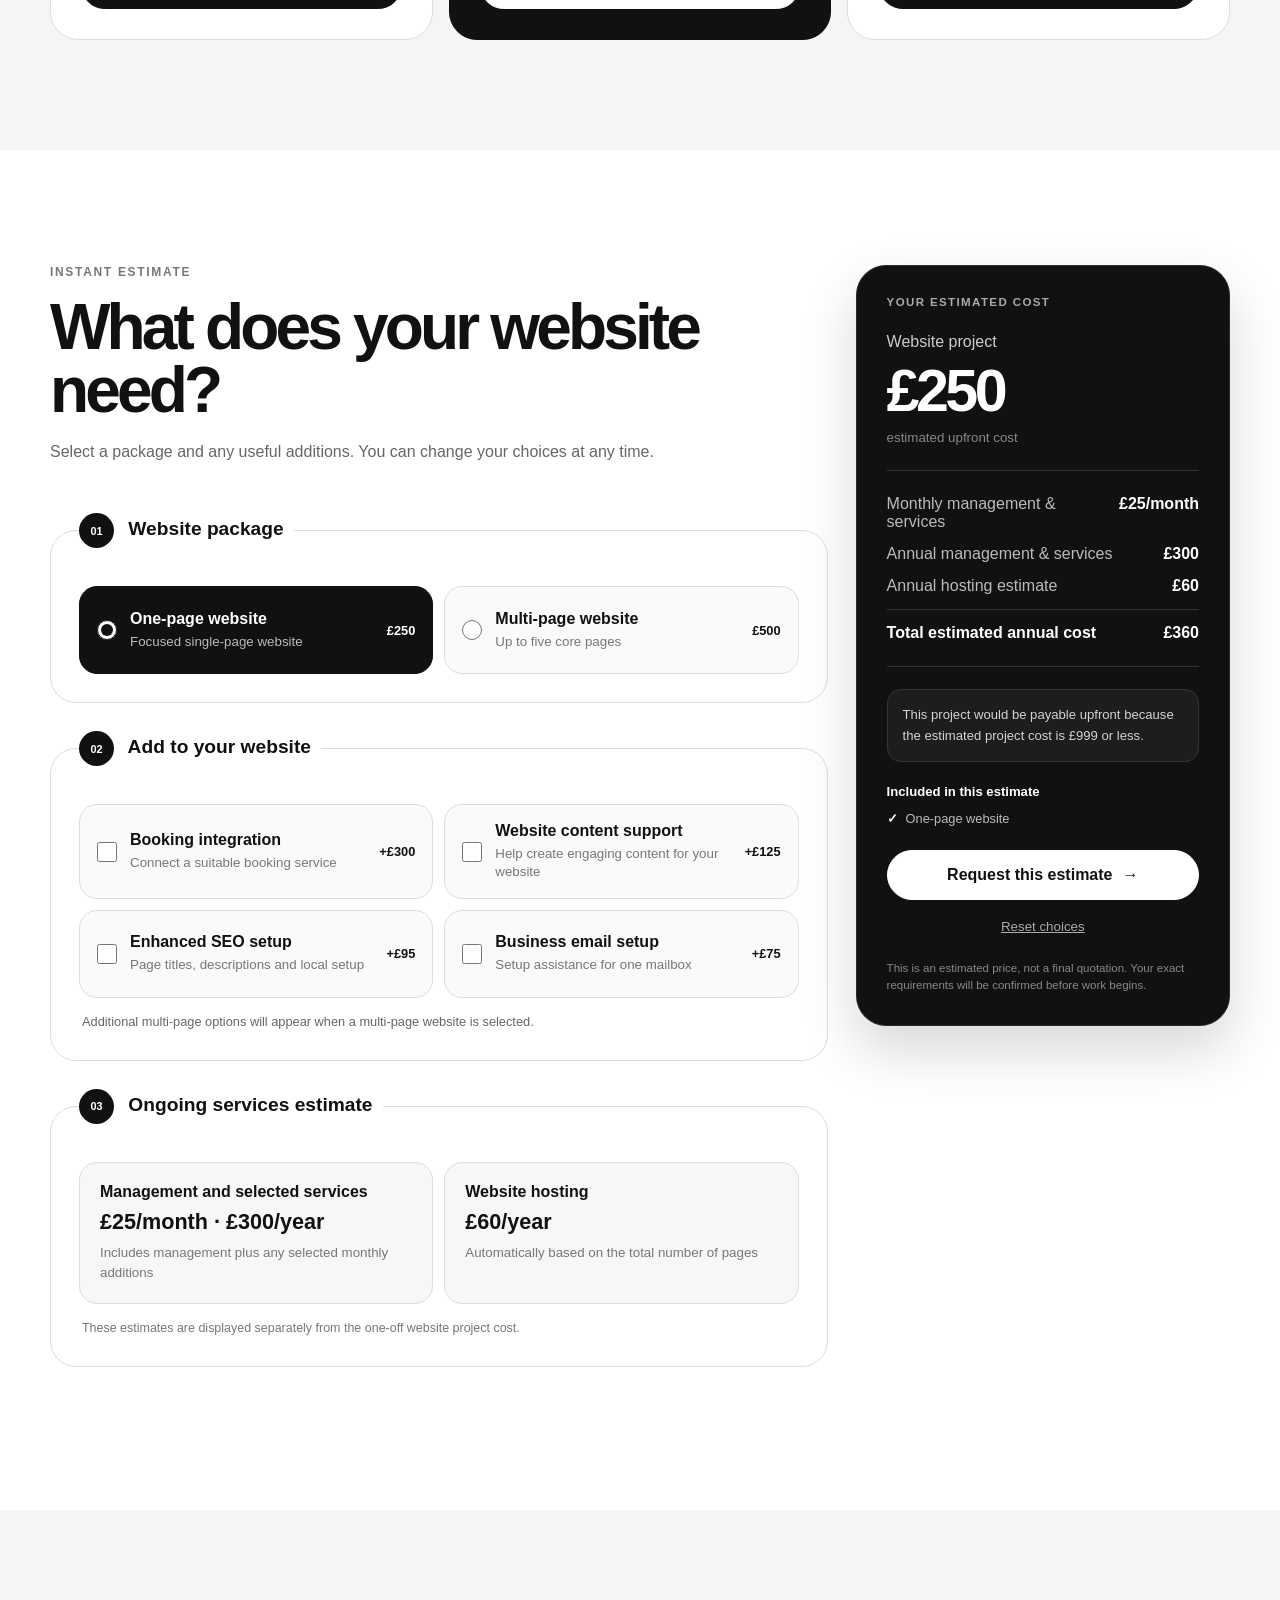
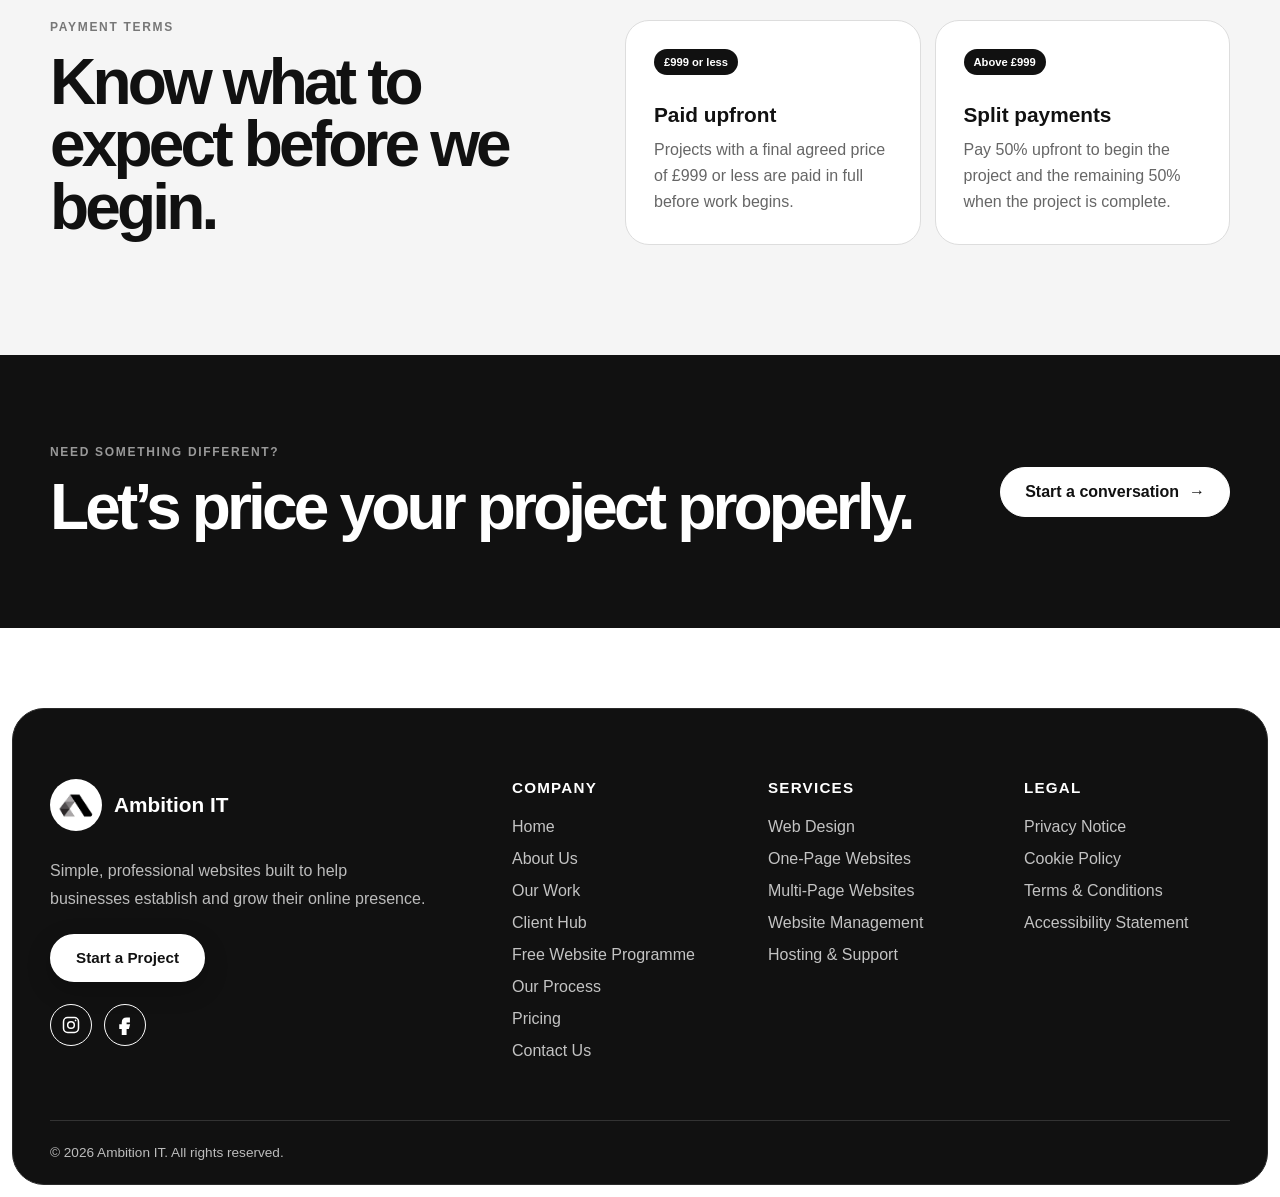
<file: pages/pricing.html>
<!DOCTYPE html>
<html lang="en">
<head>
    <meta charset="UTF-8">
    <meta name="viewport" content="width=device-width, initial-scale=1.0">

    <link rel="icon" type="image/png" sizes="192x192" href="/favicon-192.png">
    <link rel="icon" href="/favicon.ico" sizes="any">
    <link rel="stylesheet" href="/styles/main.css?v=20260901">
    <link rel="stylesheet" href="/styles/pricing.css?v=20260901-2">

    <title>Website Design Prices Suffolk | Ambition IT</title>
    <meta name="description" content="Explore clear Ambition IT website design prices and build an instant estimate for a one-page, multi-page or bespoke business website.">
    <link rel="canonical" href="https://ambition-it.co.uk/pages/pricing.html">
    <meta property="og:type" content="website">
    <meta property="og:site_name" content="Ambition IT">
    <meta property="og:title" content="Website Design Prices Suffolk | Ambition IT">
    <meta property="og:description" content="View straightforward website packages and build an instant estimate for your business.">
    <meta property="og:url" content="https://ambition-it.co.uk/pages/pricing.html">
    <meta property="og:image" content="https://ambition-it.co.uk/favicon-192.png">
    <meta name="twitter:card" content="summary">
</head>

<body>
    <header class="site-header">
        <nav class="navbar" aria-label="Main navigation">
            <a href="/" class="brand">
                <img class="brand-logo" src="/imgs/ambition-it-logo-transparent-cropped.png" alt="Ambition IT">
                <span class="brand-name">Ambition IT</span>
            </a>

            <button class="menu-toggle" type="button" aria-label="Open navigation menu" aria-expanded="false" aria-controls="navigation-links">
                <span></span><span></span><span></span>
            </button>

            <ul class="nav-links" id="navigation-links">
                <li><a href="/">Home</a></li>
                <li><a href="/pages/services.html">Services</a></li>
                <li><a class="active" href="/pages/pricing.html">Pricing</a></li>
                <li><a href="/pages/web-design.html">Web Design</a></li>
                <li><a href="/pages/our-work.html">Our Work</a></li>
                <li><a href="/pages/free-website.html">Free Website</a></li>
                <li><a href="/pages/about.html">About Us</a></li>
                <li><a class="client-hub-link" href="https://portal.ambition-it.co.uk/login" target="_blank" rel="noopener noreferrer">Client Hub</a></li>
                <li><a class="contact-button" href="/pages/contact.html">Contact Us</a></li>
            </ul>
        </nav>
    </header>

    <main>
        <section class="pricing-hero">
            <div class="pricing-container pricing-hero-inner">
                <p class="pricing-eyebrow">Clear, straightforward pricing</p>
                <h1>A website price built <span>around your business.</span></h1>
                <p class="pricing-hero-copy">
                    Choose a starting package, add what your project needs and see an
                    estimated upfront and annual cost immediately.
                </p>
                <a class="pricing-primary-button" href="#instant-estimate">Build your estimate <span aria-hidden="true">↓</span></a>
            </div>
        </section>

        <section class="package-section" aria-labelledby="package-title">
            <div class="pricing-container">
                <div class="pricing-heading">
                    <div>
                        <p class="pricing-eyebrow">Choose a starting point</p>
                        <h2 id="package-title">Simple packages. Room to grow.</h2>
                        <p>Every project is tailored to your business. These packages give your estimate a clear starting point.</p>
                    </div>
                </div>

                <div class="package-grid">
                    <article class="package-card reveal">
                        <p class="package-label">Focused launch</p>
                        <h3>One-Page Website</h3>
                        <p class="package-price">From <strong>£250</strong></p>
                        <p>A polished scrolling website for a new venture, personal brand or focused service.</p>
                        <ul>
                            <li>Up to five content sections</li>
                            <li>Responsive mobile design</li>
                            <li>Contact call-to-action</li>
                            <li>Basic search setup</li>
                        </ul>
                        <button class="package-select" type="button" data-select-package="one-page">Choose one-page</button>
                    </article>

                    <article class="package-card package-card-featured reveal">
                        <span class="popular-badge">Most popular</span>
                        <p class="package-label">Complete presence</p>
                        <h3>Multi-Page Website</h3>
                        <p class="package-price">From <strong>£500</strong></p>
                        <p>More space for your services, company story and customer journey.</p>
                        <ul>
                            <li>Up to five core pages</li>
                            <li>Responsive mobile design</li>
                            <li>Contact form</li>
                            <li>Expandable structure</li>
                        </ul>
                        <button class="package-select" type="button" data-select-package="multi-page">Choose multi-page</button>
                    </article>

                    <article class="package-card reveal">
                        <p class="package-label">Larger requirements</p>
                        <h3>Bespoke Website</h3>
                        <p class="package-price"><strong>Custom estimate</strong></p>
                        <p>For booking systems, customer accounts, e-commerce or complex business requirements.</p>
                        <ul>
                            <li>Custom page structure</li>
                            <li>Advanced functionality</li>
                            <li>Tailored customer journey</li>
                            <li>Scalable development</li>
                        </ul>
                        <a class="package-select" href="/pages/contact.html">Discuss your project</a>
                    </article>
                </div>
            </div>
        </section>

        <section class="estimate-section" id="instant-estimate" aria-labelledby="estimate-title">
            <div class="pricing-container estimate-layout">
                <form class="estimate-builder" id="estimate-form">
                    <div class="builder-heading">
                        <p class="pricing-eyebrow">Instant estimate</p>
                        <h2 id="estimate-title">What does your website need?</h2>
                        <p>Select a package and any useful additions. You can change your choices at any time.</p>
                    </div>

                    <fieldset class="estimate-group">
                        <legend><span>01</span> Website package</legend>
                        <div class="choice-grid package-choices">
                            <label class="estimate-choice">
                                <input type="radio" name="package" value="one-page" checked>
                                <span class="choice-copy"><strong>One-page website</strong><small>Focused single-page website</small></span>
                                <span class="choice-price">£250</span>
                            </label>
                            <label class="estimate-choice">
                                <input type="radio" name="package" value="multi-page">
                                <span class="choice-copy"><strong>Multi-page website</strong><small>Up to five core pages</small></span>
                                <span class="choice-price">£500</span>
                            </label>
                        </div>
                    </fieldset>

                    <fieldset class="estimate-group">
                        <legend><span>02</span> Add to your website</legend>
                        <div class="choice-grid">
                            <div
                                class="estimate-choice page-quantity-choice"
                                id="additional-pages-option"
                                style="display: none;"
                                hidden
                            >
                                <span class="quantity-icon" aria-hidden="true">+</span>
                                <span class="choice-copy">
                                    <strong>Additional pages</strong>
                                    <small>Add pages beyond the five included</small>
                                </span>
                                <div class="quantity-control">
                                    <button type="button" id="decrease-pages" aria-label="Remove one additional page">−</button>
                                    <input id="extra-pages" name="extra-pages" type="number" min="0" max="50" value="0" inputmode="numeric" aria-label="Number of additional pages">
                                    <button type="button" id="increase-pages" aria-label="Add one additional page">+</button>
                                </div>
                                <span class="choice-price">£75 per page</span>
                            </div>
                            <label class="estimate-choice" id="ecommerce-option" hidden><input id="ecommerce-addon" type="checkbox" name="addon" value="ecommerce"><span class="choice-copy"><strong>E-Commerce</strong><small>Online shop with up to 20 initial products</small></span><span class="choice-price">+£350</span></label>
                            <label class="estimate-choice"><input type="checkbox" name="addon" value="booking"><span class="choice-copy"><strong>Booking integration</strong><small>Connect a suitable booking service</small></span><span class="choice-price">+£300</span></label>
                            <label class="estimate-choice"><input type="checkbox" name="addon" value="copywriting"><span class="choice-copy"><strong>Website content support</strong><small>Help create engaging content for your website</small></span><span class="choice-price">+£125</span></label>
                            <label class="estimate-choice"><input type="checkbox" name="addon" value="seo"><span class="choice-copy"><strong>Enhanced SEO setup</strong><small>Page titles, descriptions and local setup</small></span><span class="choice-price">+£95</span></label>
                            <label class="estimate-choice"><input type="checkbox" name="addon" value="email"><span class="choice-copy"><strong>Business email setup</strong><small>Setup assistance for one mailbox</small></span><span class="choice-price">+£75</span></label>
                            <label class="estimate-choice" id="product-upload-option" hidden><input id="product-upload-service" type="checkbox" name="product-uploads" value="monthly"><span class="choice-copy"><strong>Monthly product uploads</strong><small>Up to five simple products added each month</small></span><span class="choice-price">Monthly service</span></label>
                        </div>

                        <p class="estimate-availability-message" id="estimate-availability-message" aria-live="polite">
                            E-commerce and monthly product uploads are available with multi-page websites.
                        </p>

                        <div class="ecommerce-terms" id="ecommerce-terms" hidden>
                            <strong>E-commerce estimate includes:</strong>
                            <ul>
                                <li>Up to 20 initial simple products</li>
                                <li>Client-supplied product information and images</li>
                                <li>Payment-provider and platform fees charged separately</li>
                                <li>More than 20 products or complex products quoted separately</li>
                            </ul>
                        </div>

                        <div class="product-upload-terms" id="product-upload-terms" hidden>
                            <strong>Monthly product upload service:</strong>
                            <p>Includes up to five simple products per month. The allowance does not roll over, and complex products are quoted separately.</p>
                        </div>
                    </fieldset>

                    <fieldset class="estimate-group">
                        <legend><span>03</span> Ongoing services estimate</legend>
                        <div class="automatic-costs">
                            <div>
                                <span>Management and selected services</span>
                                <strong id="builder-management-total">£25/month · £300/year</strong>
                                <small>Includes management plus any selected monthly additions</small>
                            </div>
                            <div>
                                <span>Website hosting</span>
                                <strong id="builder-hosting-total">£60/year</strong>
                                <small>Automatically based on the total number of pages</small>
                            </div>
                        </div>
                        <p class="automatic-note">These estimates are displayed separately from the one-off website project cost.</p>
                    </fieldset>
                </form>

                <aside class="estimate-summary" aria-live="polite">
                    <p class="summary-kicker">Your estimated cost</p>
                    <div class="summary-total">
                        <span>Website project</span>
                        <strong id="build-total">£250</strong>
                        <small>estimated upfront cost</small>
                    </div>

                    <div class="promotion-saving" id="promotion-saving" hidden>
                        <span id="promotion-label">Limited-time one-page offer</span>
                        <strong id="promotion-amount">−£25</strong>
                    </div>

                    <div class="summary-breakdown">
                        <div><span>Monthly management &amp; services</span><strong id="monthly-services-total">£25/month</strong></div>
                        <div><span>Annual management &amp; services</span><strong id="management-total">£300</strong></div>
                        <div><span>Annual hosting estimate</span><strong id="hosting-total">£60</strong></div>
                        <div class="annual-total"><span>Total estimated annual cost</span><strong id="annual-total">£360</strong></div>
                    </div>

                    <div class="payment-message" id="payment-message">
                        This project would be payable upfront because the estimated project cost is £999 or less.
                    </div>

                    <div class="summary-selections">
                        <p>Included in this estimate</p>
                        <ul id="estimate-items"></ul>
                    </div>

                    <a class="summary-button" id="request-estimate" href="/pages/contact.html">Request this estimate <span aria-hidden="true">→</span></a>
                    <button class="reset-estimate" id="reset-estimate" type="button">Reset choices</button>

                    <p class="estimate-disclaimer">
                        This is an estimated price, not a final quotation. Your exact requirements will be confirmed before work begins.
                    </p>
                </aside>
            </div>
        </section>

        <section class="payment-section">
            <div class="pricing-container payment-panel">
                <div>
                    <p class="pricing-eyebrow">Payment terms</p>
                    <h2>Know what to expect before we begin.</h2>
                </div>
                <div class="payment-rules">
                    <article><span>£999 or less</span><h3>Paid upfront</h3><p>Projects with a final agreed price of £999 or less are paid in full before work begins.</p></article>
                    <article><span>Above £999</span><h3>Split payments</h3><p>Pay 50% upfront to begin the project and the remaining 50% when the project is complete.</p></article>
                </div>
            </div>
        </section>

        <section class="pricing-final-cta">
            <div class="pricing-container pricing-final-inner">
                <div>
                    <p class="pricing-eyebrow">Need something different?</p>
                    <h2>Let’s price your project properly.</h2>
                </div>
                <a class="pricing-primary-button light" href="/pages/contact.html">Start a conversation <span aria-hidden="true">→</span></a>
            </div>
        </section>
    </main>

    <site-footer></site-footer>

    <script src="/Javascript/main.js?v=20260901" defer></script>
    <script src="/Javascript/footer.js?v=261cb37" defer></script>
    <script src="/Javascript/pricing.js?v=20260901-2" defer></script>
</body>
</html>
</file>
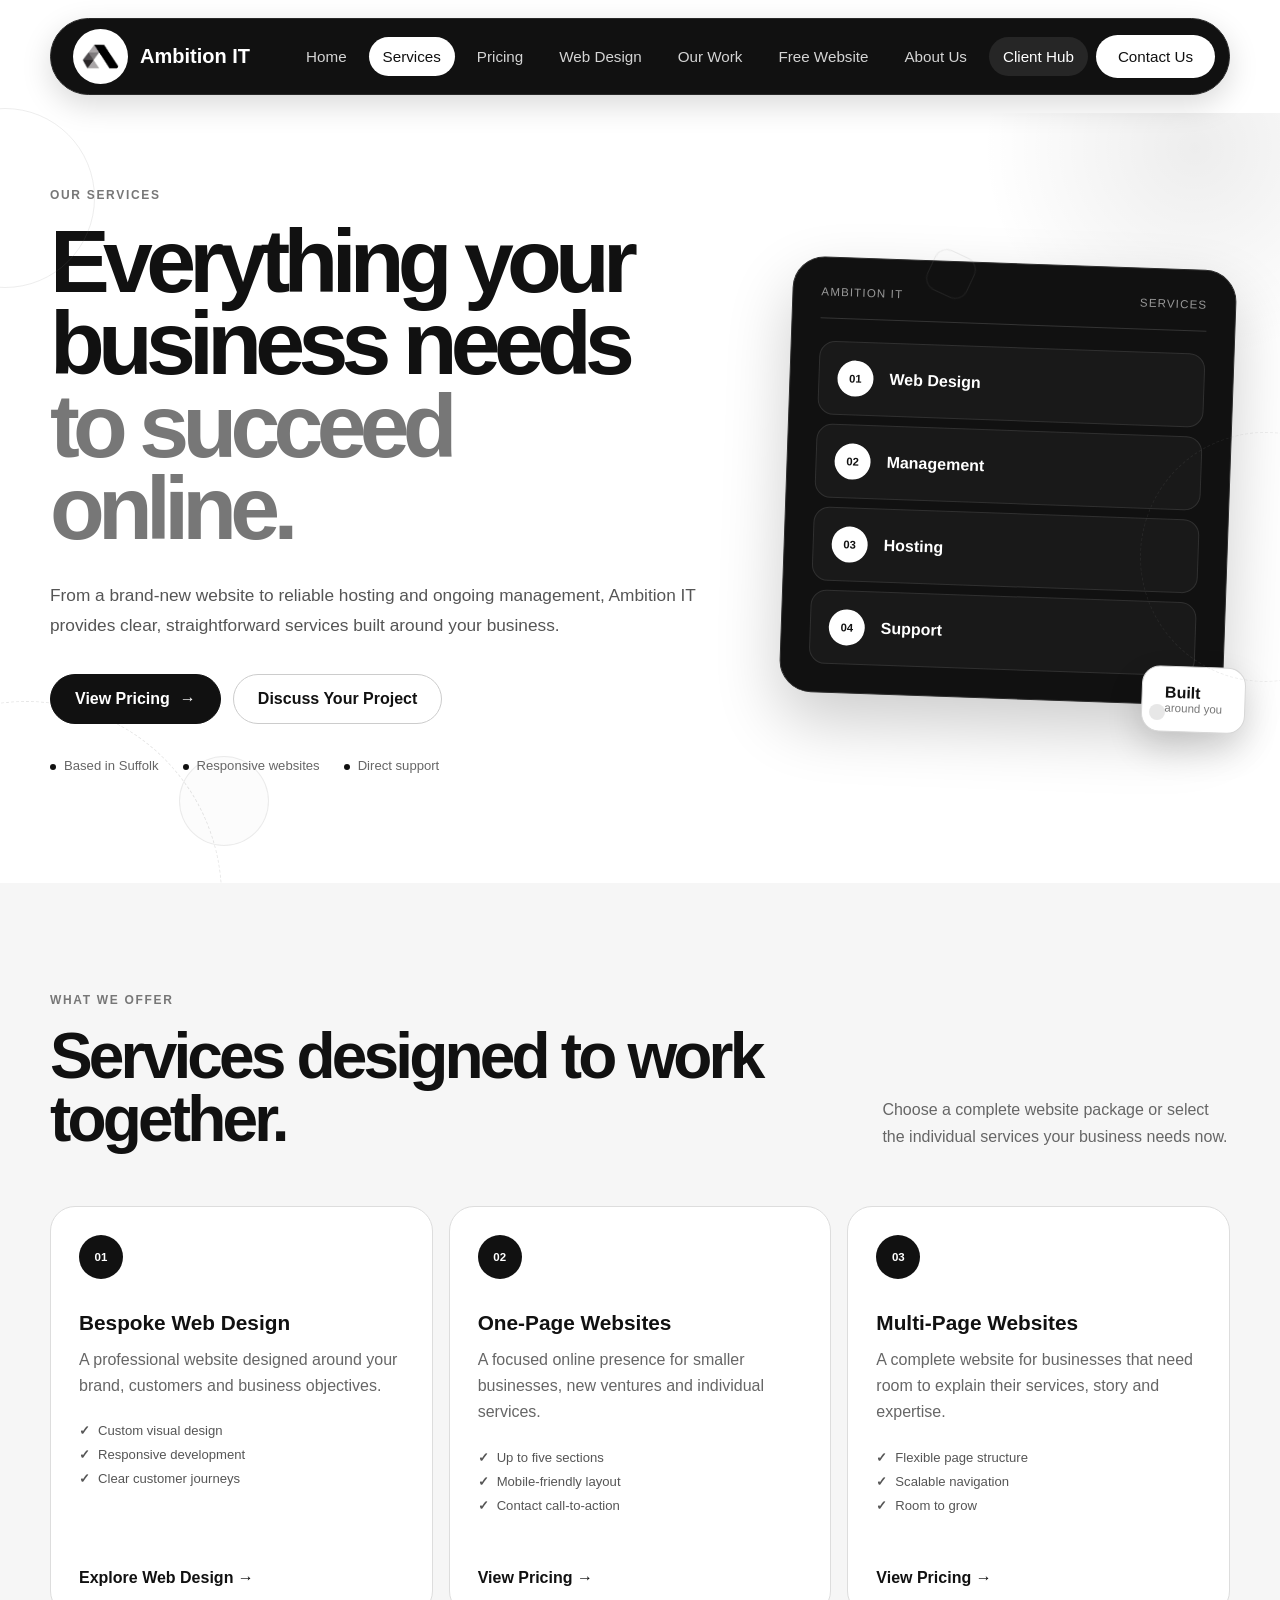
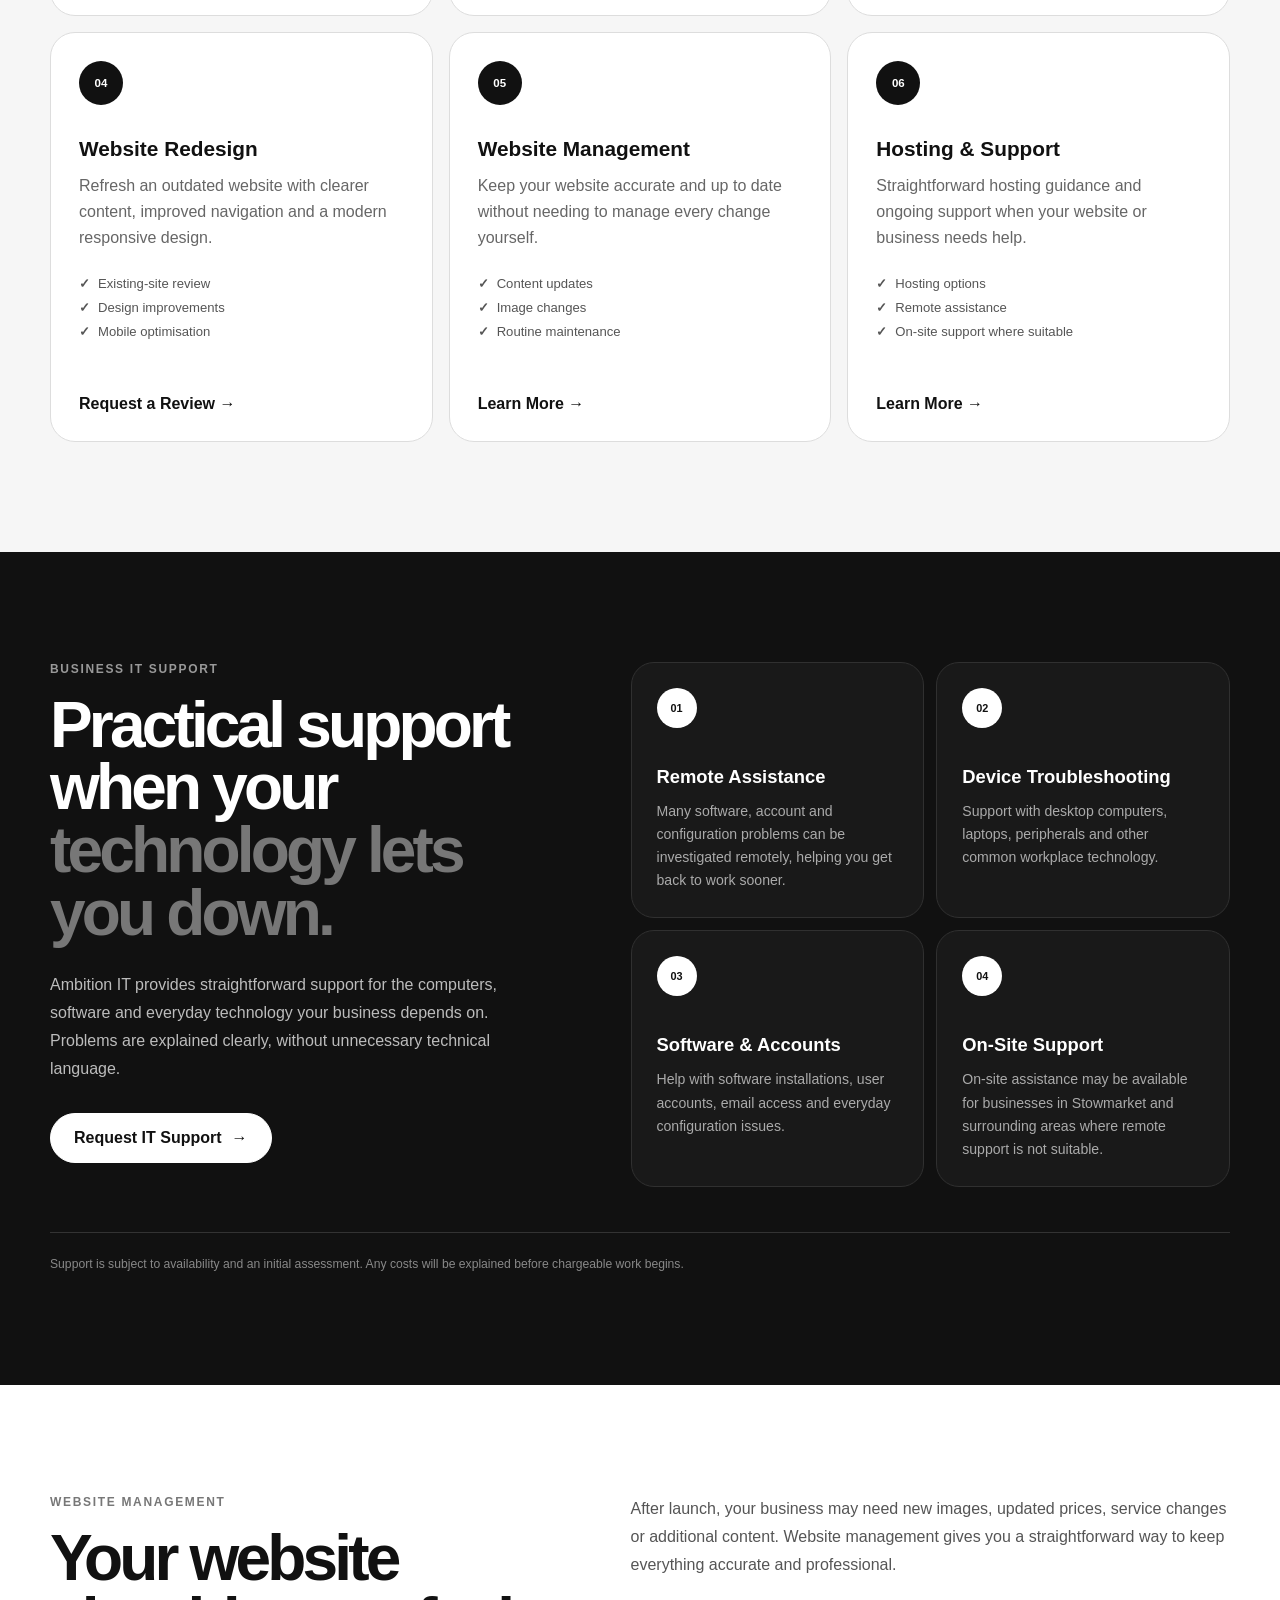
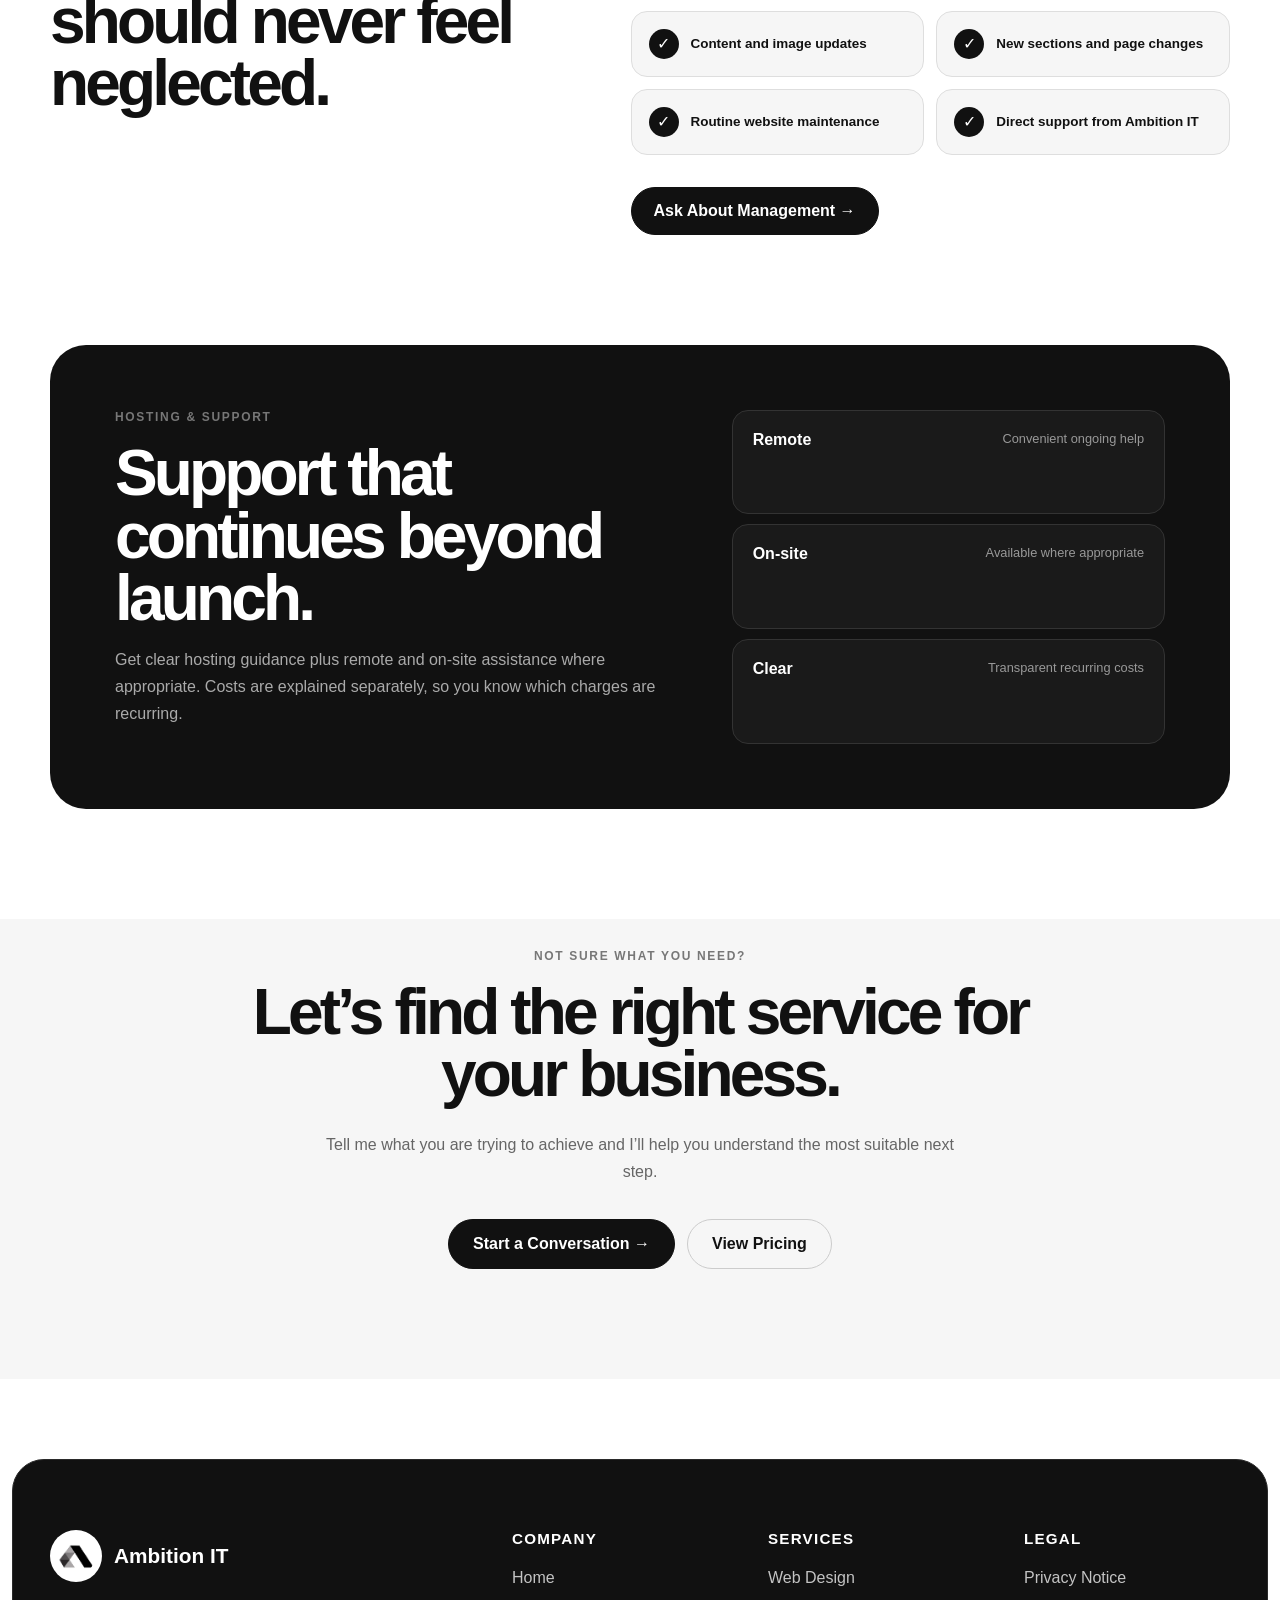
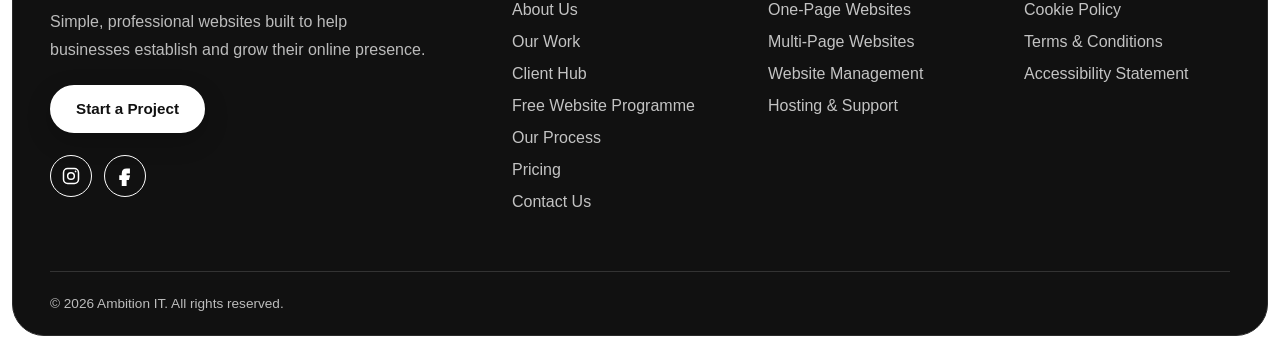
<file: pages/services.html>
<!DOCTYPE html>
<html lang="en">
<head>
    <meta charset="UTF-8">
    <meta name="viewport" content="width=device-width, initial-scale=1.0">

    <link rel="icon" type="image/png" sizes="192x192" href="/favicon-192.png">
    <link rel="icon" href="/favicon.ico" sizes="any">
    <link rel="stylesheet" href="/styles/main.css?v=20260901">
    <link rel="stylesheet" href="/styles/services.css">

    <title>Web Design &amp; IT Support Suffolk | Ambition IT</title>
    <meta
        name="description"
        content="Explore professional web design, website management, hosting and practical business IT support from Ambition IT in Stowmarket, Suffolk."
    >
    <link rel="canonical" href="https://ambition-it.co.uk/pages/services.html">
    <meta property="og:type" content="website">
    <meta property="og:site_name" content="Ambition IT">
    <meta property="og:title" content="Web Design &amp; IT Support Suffolk | Ambition IT">
    <meta property="og:description" content="Web design, website management, hosting and practical IT support for businesses across Suffolk.">
    <meta property="og:url" content="https://ambition-it.co.uk/pages/services.html">
    <meta property="og:image" content="https://ambition-it.co.uk/favicon-192.png">
    <meta name="twitter:card" content="summary">
</head>

<body>
    <header class="site-header">
        <nav class="navbar" aria-label="Main navigation">
            <a href="/" class="brand">
                <img
                    class="brand-logo"
                    src="/imgs/ambition-it-logo-transparent-cropped.png"
                    alt="Ambition IT"
                >
                <span class="brand-name">Ambition IT</span>
            </a>

            <button
                class="menu-toggle"
                type="button"
                aria-label="Open navigation menu"
                aria-expanded="false"
                aria-controls="navigation-links"
            >
                <span></span>
                <span></span>
                <span></span>
            </button>

            <ul class="nav-links" id="navigation-links">
                <li><a href="/">Home</a></li>
                <li><a class="active" href="/pages/services.html">Services</a></li>
                <li><a href="/pages/pricing.html">Pricing</a></li>
                <li><a href="/pages/web-design.html">Web Design</a></li>
                <li><a href="/pages/our-work.html">Our Work</a></li>
                <li><a href="/pages/free-website.html">Free Website</a></li>
                <li><a href="/pages/about.html">About Us</a></li>
                <li><a class="client-hub-link" href="https://portal.ambition-it.co.uk/login" target="_blank" rel="noopener noreferrer">Client Hub</a></li>
                <li>
                    <a class="contact-button" href="/pages/contact.html">
                        Contact Us
                    </a>
                </li>
            </ul>
        </nav>
    </header>

    <main>
        <section class="services-hero">
            <div class="services-hero-container">
                <div class="services-hero-content">
                    <p class="services-eyebrow">Our Services</p>

                    <h1>
                        Everything your business needs
                        <span>to succeed online.</span>
                    </h1>

                    <p class="services-hero-description">
                        From a brand-new website to reliable hosting and
                        ongoing management, Ambition IT provides clear,
                        straightforward services built around your business.
                    </p>

                    <div class="services-hero-buttons">
                        <a class="services-primary-button" href="/pages/pricing.html">
                            View Pricing <span aria-hidden="true">→</span>
                        </a>

                        <a class="services-secondary-button" href="/pages/contact.html">
                            Discuss Your Project
                        </a>
                    </div>

                    <div class="services-hero-points">
                        <span>Based in Suffolk</span>
                        <span>Responsive websites</span>
                        <span>Direct support</span>
                    </div>
                </div>

                <div class="services-hero-visual" aria-hidden="true">
                    <div class="services-visual-heading">
                        <span>Ambition IT</span>
                        <span>Services</span>
                    </div>

                    <div class="services-visual-list">
                        <div><span>01</span><strong>Web Design</strong></div>
                        <div><span>02</span><strong>Management</strong></div>
                        <div><span>03</span><strong>Hosting</strong></div>
                        <div><span>04</span><strong>Support</strong></div>
                    </div>

                    <div class="services-visual-badge">
                        <strong>Built</strong>
                        <span>around you</span>
                    </div>
                </div>
            </div>
        </section>

        <section class="services-overview" id="services-overview">
            <div class="services-page-container">
                <div class="services-section-heading">
                    <div>
                        <p class="services-eyebrow">What We Offer</p>
                        <h2>Services designed to work together.</h2>
                    </div>

                    <p>
                        Choose a complete website package or select the
                        individual services your business needs now.
                    </p>
                </div>

                <div class="services-card-grid">
                    <article class="service-page-card reveal">
                        <span class="service-card-number">01</span>
                        <h3>Bespoke Web Design</h3>
                        <p>
                            A professional website designed around your
                            brand, customers and business objectives.
                        </p>
                        <ul>
                            <li>Custom visual design</li>
                            <li>Responsive development</li>
                            <li>Clear customer journeys</li>
                        </ul>
                        <a href="/pages/web-design.html">Explore Web Design →</a>
                    </article>

                    <article class="service-page-card reveal" id="one-page-websites">
                        <span class="service-card-number">02</span>
                        <h3>One-Page Websites</h3>
                        <p>
                            A focused online presence for smaller businesses,
                            new ventures and individual services.
                        </p>
                        <ul>
                            <li>Up to five sections</li>
                            <li>Mobile-friendly layout</li>
                            <li>Contact call-to-action</li>
                        </ul>
                        <a href="/pages/pricing.html">View Pricing →</a>
                    </article>

                    <article class="service-page-card reveal" id="multi-page-websites">
                        <span class="service-card-number">03</span>
                        <h3>Multi-Page Websites</h3>
                        <p>
                            A complete website for businesses that need room
                            to explain their services, story and expertise.
                        </p>
                        <ul>
                            <li>Flexible page structure</li>
                            <li>Scalable navigation</li>
                            <li>Room to grow</li>
                        </ul>
                        <a href="/pages/pricing.html">View Pricing →</a>
                    </article>

                    <article class="service-page-card reveal">
                        <span class="service-card-number">04</span>
                        <h3>Website Redesign</h3>
                        <p>
                            Refresh an outdated website with clearer content,
                            improved navigation and a modern responsive design.
                        </p>
                        <ul>
                            <li>Existing-site review</li>
                            <li>Design improvements</li>
                            <li>Mobile optimisation</li>
                        </ul>
                        <a href="/pages/contact.html">Request a Review →</a>
                    </article>

                    <article class="service-page-card reveal">
                        <span class="service-card-number">05</span>
                        <h3>Website Management</h3>
                        <p>
                            Keep your website accurate and up to date without
                            needing to manage every change yourself.
                        </p>
                        <ul>
                            <li>Content updates</li>
                            <li>Image changes</li>
                            <li>Routine maintenance</li>
                        </ul>
                        <a href="#management">Learn More →</a>
                    </article>

                    <article class="service-page-card reveal">
                        <span class="service-card-number">06</span>
                        <h3>Hosting &amp; Support</h3>
                        <p>
                            Straightforward hosting guidance and ongoing
                            support when your website or business needs help.
                        </p>
                        <ul>
                            <li>Hosting options</li>
                            <li>Remote assistance</li>
                            <li>On-site support where suitable</li>
                        </ul>
                        <a href="#support">Learn More →</a>
                    </article>
                </div>
            </div>
        </section>
        <section class="it-support-section" id="it-support">
    <div class="it-support-container">

        <div class="it-support-heading it-support-animate">
            <p class="it-support-eyebrow">
                Business IT Support
            </p>

            <h2>
                Practical support when your
                <span>technology lets you down.</span>
            </h2>

            <p>
                Ambition IT provides straightforward support for the
                computers, software and everyday technology your business
                depends on. Problems are explained clearly, without
                unnecessary technical language.
            </p>

            <a
                class="it-support-button"
                href="/pages/contact.html"
            >
                Request IT Support
                <span aria-hidden="true">→</span>
            </a>
        </div>

        <div class="it-support-content">

            <article class="it-support-feature it-support-animate">
                <span class="it-support-number">01</span>

                <div>
                    <h3>Remote Assistance</h3>

                    <p>
                        Many software, account and configuration problems
                        can be investigated remotely, helping you get back
                        to work sooner.
                    </p>
                </div>
            </article>

            <article class="it-support-feature it-support-animate">
                <span class="it-support-number">02</span>

                <div>
                    <h3>Device Troubleshooting</h3>

                    <p>
                        Support with desktop computers, laptops,
                        peripherals and other common workplace technology.
                    </p>
                </div>
            </article>

            <article class="it-support-feature it-support-animate">
                <span class="it-support-number">03</span>

                <div>
                    <h3>Software &amp; Accounts</h3>

                    <p>
                        Help with software installations, user accounts,
                        email access and everyday configuration issues.
                    </p>
                </div>
            </article>

            <article class="it-support-feature it-support-animate">
                <span class="it-support-number">04</span>

                <div>
                    <h3>On-Site Support</h3>

                    <p>
                        On-site assistance may be available for businesses
                        in Stowmarket and surrounding areas where remote
                        support is not suitable.
                    </p>
                </div>
            </article>

        </div>

    </div>

    <div class="it-support-container">
        <p class="it-support-note it-support-animate">
            Support is subject to availability and an initial assessment.
            Any costs will be explained before chargeable work begins.
        </p>
    </div>
</section>


        <section class="service-detail-section" id="management">
            <div class="services-page-container service-detail-grid">
                <div class="service-detail-heading">
                    <p class="services-eyebrow">Website Management</p>
                    <h2>Your website should never feel neglected.</h2>
                </div>

                <div class="service-detail-content">
                    <p>
                        After launch, your business may need new images,
                        updated prices, service changes or additional content.
                        Website management gives you a straightforward way to
                        keep everything accurate and professional.
                    </p>

                    <div class="service-detail-points">
                        <div><span>✓</span><p>Content and image updates</p></div>
                        <div><span>✓</span><p>New sections and page changes</p></div>
                        <div><span>✓</span><p>Routine website maintenance</p></div>
                        <div><span>✓</span><p>Direct support from Ambition IT</p></div>
                    </div>

                    <a href="/pages/contact.html" class="service-inline-button">
                        Ask About Management →
                    </a>
                </div>
            </div>
        </section>

        <section class="service-support-section" id="support">
            <div class="services-page-container support-panel">
                <div>
                    <p class="services-eyebrow">Hosting &amp; Support</p>
                    <h2>Support that continues beyond launch.</h2>
                    <p>
                        Get clear hosting guidance plus remote and on-site
                        assistance where appropriate. Costs are explained
                        separately, so you know which charges are recurring.
                    </p>
                </div>

                <div class="support-statements">
                    <div><strong>Remote</strong><span>Convenient ongoing help</span></div>
                    <div><strong>On-site</strong><span>Available where appropriate</span></div>
                    <div><strong>Clear</strong><span>Transparent recurring costs</span></div>
                </div>
            </div>
        </section>

        <section class="services-final-cta">
            <div class="services-final-cta-inner">
                <p class="services-eyebrow">Not Sure What You Need?</p>
                <h2>Let’s find the right service for your business.</h2>
                <p>
                    Tell me what you are trying to achieve and I’ll help you
                    understand the most suitable next step.
                </p>

                <div>
                    <a class="services-primary-button" href="/pages/contact.html">
                        Start a Conversation →
                    </a>
                    <a class="services-secondary-button" href="/pages/pricing.html">
                        View Pricing
                    </a>
                </div>
            </div>
        </section>
    </main>

    <site-footer></site-footer>

    <script src="/Javascript/main.js?v=20260901" defer></script>
    <script src="/Javascript/footer.js?v=261cb37" defer></script>
</body>
</html>
</file>
<file: styles/main.css>
* {
    box-sizing: border-box;
}

html {
    scroll-behavior: smooth;
}

body {
    margin: 0;
    min-height: 200vh;
    font-family: Arial, Helvetica, sans-serif;
    background-color: #ffffff;
    color: #111111;
}

/* Floating sticky header */
.site-header {
    position: sticky;
    top: 0;
    z-index: 1000;
    padding: 18px 24px;
}

/* Main navigation */
.navbar {
    position: relative;
    display: flex;
    align-items: center;
    justify-content: space-between;

    width: 100%;
    max-width: 1180px;
    min-height: 76px;
    margin: 0 auto;
    padding: 10px 14px 10px 22px;

    background-color: #111111;
    border: 1px solid #2a2a2a;
    border-radius: 50px;
    box-shadow: 0 10px 30px rgba(0, 0, 0, 0.15);
}

/* Logo and brand name */
.brand {
    display: flex;
    align-items: center;
    gap: 12px;

    color: #ffffff;
    text-decoration: none;
}

.brand-logo {
    width: 55px;
    height: 55px;
    padding: 7px;

    object-fit: contain;
    background-color: #ffffff;
    border-radius: 50%;
}

.brand-name {
    font-size: 1.25rem;
    font-weight: 600;
    white-space: nowrap;
}

/* Desktop navigation links */
.nav-links {
    display: flex;
    align-items: center;
    gap: 8px;

    margin: 0;
    padding: 0;

    list-style: none;
}

.nav-links a {
    display: block;
    padding: 11px 14px;

    color: #d4d4d4;
    font-size: 0.95rem;
    font-weight: 500;
    text-decoration: none;

    border-radius: 25px;

    transition:
        color 0.2s ease,
        background-color 0.2s ease;
}

.nav-links a:hover,
.nav-links a.active {
    color: #111111;
    background-color: #ffffff;
}

/* Contact button */
.nav-links .contact-button {
    padding: 13px 22px;
    color: #111111;
    background-color: #ffffff;
}

.nav-links .contact-button:hover {
    color: #ffffff;
    background-color: #333333;
}

.nav-links .client-hub-link {
    color: #ffffff;
    background-color: #262626;
}

/* Mobile menu button */
.menu-toggle {
    display: none;
    flex-direction: column;
    gap: 5px;

    padding: 10px;

    background: transparent;
    border: 0;
    cursor: pointer;
}

.menu-toggle span {
    display: block;

    width: 25px;
    height: 2px;

    background-color: #ffffff;
    border-radius: 2px;

    transition:
        transform 0.3s ease,
        opacity 0.3s ease;
}

/* Hamburger changes into an X */
.menu-toggle.is-open span:nth-child(1) {
    transform: translateY(7px) rotate(45deg);
}

.menu-toggle.is-open span:nth-child(2) {
    opacity: 0;
}

.menu-toggle.is-open span:nth-child(3) {
    transform: translateY(-7px) rotate(-45deg);
}

/* Mobile layout */
@media (max-width: 1100px) {
    .site-header {
        padding: 12px;
    }

    .navbar {
        min-height: 68px;
        padding: 7px 18px;

        justify-content: center;
        border-radius: 34px;
    }

    /* Centre logo and brand name */
    .brand {
        justify-content: center;
    }

    .brand-logo {
        width: 48px;
        height: 48px;
        padding: 6px;
    }

    .brand-name {
        font-size: 1.1rem;
    }

    /* Position hamburger on the right */
    .menu-toggle {
        position: absolute;
        right: 18px;
        z-index: 2;

        display: flex;
    }

    /* Mobile menu slides in from the right */
    .nav-links {
        position: fixed;
        top: 92px;
        left: auto;
        right: 12px;
        z-index: 1;

        display: flex;
        align-items: center;
        flex-direction: column;
        gap: 8px;

        width: min(360px, calc(100vw - 24px));
        max-height: calc(100dvh - 104px);
        margin: 0;
        padding: 16px;

        overflow-x: hidden;
        overflow-y: auto;
        overscroll-behavior: contain;
        visibility: hidden;
        pointer-events: none;

        opacity: 0;
        transform: translateX(calc(100% + 24px));

        background-color: #111111;
        border: 1px solid #2a2a2a;
        border-radius: 24px;
        box-shadow: 0 16px 35px rgba(0, 0, 0, 0.2);

        transition:
            opacity 0.25s ease,
            transform 0.42s cubic-bezier(0.22, 1, 0.36, 1),
            visibility 0.42s ease;
    }

    /* Open mobile menu */
    .nav-links.is-open {
        visibility: visible;
        pointer-events: auto;

        opacity: 1;
        transform: translateX(0);
    }

    .nav-links li {
        width: auto;
        text-align: center;
    }

    .nav-links a {
        display: inline-block;
        width: auto;
        text-align: center;
    }
}

@media (max-width: 1100px) and (prefers-reduced-motion: reduce) {
    .nav-links {
        transition: none;
    }
}





/* =========================
   Footer
========================= */

.site-footer {
    margin: 80px 12px 12px;
    padding: 70px 24px 24px;

    color: #ffffff;
    background-color: #111111;
    border: 1px solid #2a2a2a;
    border-radius: 32px;
}

.footer-container {
    width: 100%;
    max-width: 1180px;
    margin: 0 auto;
}

.site-footer a {
    color: #ffffff;
    text-decoration: none;
}

.site-footer ul {
    margin: 0;
    padding: 0;
    list-style: none;
}

.footer-top {
    display: grid;
    grid-template-columns: 2fr repeat(3, 1fr);
    gap: 60px;
    padding-bottom: 60px;
}

/* Footer branding */
.footer-brand-link {
    display: inline-flex;
    align-items: center;
    gap: 12px;

    font-size: 1.3rem;
    font-weight: 600;
}

.footer-logo {
    width: 52px;
    height: 52px;
    padding: 7px;

    object-fit: contain;
    background-color: #ffffff;
    border-radius: 50%;
}

.footer-brand p {
    max-width: 380px;
    margin: 22px 0;

    color: #bcbcbc;
    line-height: 1.7;
}

/* Start a Project button */
.footer-contact-button {
    display: inline-block;
    padding: 13px 22px;

    color: #111111 !important;
    font-weight: 600;

    background-color: #ffffff;
    border: 1px solid #ffffff;
    border-radius: 25px;

    transition:
        color 0.2s ease,
        background-color 0.2s ease;
}

.footer-contact-button:hover {
    color: #ffffff !important;
    background-color: transparent;
}

/* Social media icons */
.footer-socials {
    display: flex;
    align-items: center;
    gap: 12px;

    margin-top: 22px;
}

.footer-socials a {
    display: flex;
    align-items: center;
    justify-content: center;

    width: 42px;
    height: 42px;

    color: #ffffff;
    border: 1px solid #ffffff;
    border-radius: 50%;

    transition:
        color 0.2s ease,
        background-color 0.2s ease,
        transform 0.2s ease;
}

.footer-socials a:hover {
    color: #111111;
    background-color: #ffffff;
    transform: translateY(-3px);
}

.footer-socials svg {
    width: 20px;
    height: 20px;

    fill: currentColor;
    stroke: currentColor;
    stroke-width: 1.8;
}

.footer-socials svg rect,
.footer-socials svg circle {
    fill: none;
}

.footer-socials svg .social-icon-fill {
    fill: currentColor;
    stroke: none;
}

/* Footer columns */
.footer-column h2 {
    margin: 0 0 22px;

    color: #ffffff;
    font-size: 0.95rem;
    font-weight: 600;
    text-transform: uppercase;
    letter-spacing: 0.08em;
}

.footer-column ul {
    display: flex;
    flex-direction: column;
    gap: 14px;
}

.footer-column a {
    color: #ffffff;
    text-decoration: none;
    opacity: 0.75;

    transition: opacity 0.2s ease;
}

.footer-column a:hover {
    opacity: 1;
}

/* Footer copyright */
.footer-bottom {
    padding-top: 24px;

    color: #bcbcbc;
    font-size: 0.85rem;
    border-top: 1px solid #333333;
}

.footer-bottom p {
    margin: 0;
}

/* Tablet layout */
@media (max-width: 900px) {
    .site-footer {
        margin-top: 60px;
        padding: 50px 24px 24px;
        border-radius: 26px;
    }

    .footer-top {
        grid-template-columns: repeat(2, 1fr);
        gap: 45px;
    }
}

/* Mobile layout */
@media (max-width: 600px) {
    .site-footer {
        margin: 50px 8px 8px;
        padding: 40px 22px 22px;
        border-radius: 24px;
    }

    .footer-top {
        grid-template-columns: 1fr;
        gap: 38px;
        padding-bottom: 40px;
    }

    .footer-brand p {
        max-width: none;
    }

    .footer-bottom {
        text-align: center;
    }
}

/* Ensure every footer column is displayed */
.site-footer,
.footer-container,
.footer-top {
    height: auto;
    overflow: visible;
}

.footer-top {
    display: flex;
    flex-wrap: wrap;
    align-items: flex-start;
    gap: 50px;

    padding-bottom: 60px;
}

.footer-brand {
    flex: 2 1 300px;
}

.footer-column {
    display: block;
    flex: 1 1 150px;
    min-width: 150px;
}

.footer-column h2 {
    margin: 0 0 22px;

    color: #ffffff;
    font-size: 0.95rem;
    font-weight: 600;
    text-transform: uppercase;
    letter-spacing: 0.08em;
}

.footer-column ul {
    display: flex;
    flex-direction: column;
    gap: 14px;

    margin: 0;
    padding: 0;

    list-style: none;
}

.footer-column li {
    margin: 0;
    padding: 0;
    list-style: none;
}

.footer-column a {
    display: inline-block;

    color: #ffffff;
    text-decoration: none;
    opacity: 0.75;

    transition: opacity 0.2s ease;
}

.footer-column a:hover {
    opacity: 1;
}

/* Tablet footer */
@media (max-width: 900px) {
    .site-footer {
        margin-top: 60px;
        padding: 50px 24px 24px;
        border-radius: 26px;
    }

    .footer-brand {
        flex-basis: 100%;
    }

    .footer-column {
        flex: 1 1 200px;
    }
}

/* Mobile footer */
@media (max-width: 600px) {
    .site-footer {
        margin: 50px 8px 8px;
        padding: 40px 22px 22px;
        border-radius: 24px;
    }

    .footer-top {
        flex-direction: column;
        gap: 38px;
        padding-bottom: 40px;
    }

    .footer-brand,
    .footer-column {
        flex: none;
        width: 100%;
        min-width: 0;
    }

    .footer-brand p {
        max-width: none;
    }

    .footer-bottom {
        text-align: center;
    }
}

/* =========================
   Hero
========================= */

.hero {
    padding: 70px 24px 100px;
}

.hero-container {
    display: grid;
    grid-template-columns: minmax(0, 1fr) minmax(380px, 0.9fr);
    align-items: center;
    gap: 80px;

    width: 100%;
    max-width: 1180px;
    margin: 0 auto;
}

.hero-content {
    max-width: 660px;
}

.hero-label {
    display: inline-block;
    margin: 0 0 24px;
    padding: 9px 15px;

    color: #111111;
    font-size: 0.8rem;
    font-weight: 600;
    text-transform: uppercase;
    letter-spacing: 0.1em;

    border: 1px solid #d7d7d7;
    border-radius: 30px;
}

.hero h1 {
    max-width: 700px;
    margin: 0;

    color: #111111;
    font-size: clamp(3rem, 6vw, 5.8rem);
    font-weight: 700;
    line-height: 0.96;
    letter-spacing: -0.065em;
}

.hero h1 span {
    display: block;
    color: #777777;
}

.hero-description {
    max-width: 590px;
    margin: 30px 0 0;

    color: #555555;
    font-size: 1.15rem;
    line-height: 1.7;
}

.hero-buttons {
    display: flex;
    flex-wrap: wrap;
    gap: 14px;
    margin-top: 35px;
}

.hero-buttons a {
    display: inline-flex;
    align-items: center;
    justify-content: center;
    gap: 10px;

    padding: 15px 25px;

    font-weight: 600;
    text-decoration: none;
    border-radius: 30px;

    transition:
        color 0.2s ease,
        background-color 0.2s ease,
        transform 0.2s ease;
}

.hero-buttons a:hover {
    transform: translateY(-2px);
}

.hero-primary-button {
    color: #ffffff;
    background-color: #111111;
    border: 1px solid #111111;
}

.hero-primary-button:hover {
    color: #111111;
    background-color: #ffffff;
}

.hero-secondary-button {
    color: #111111;
    background-color: #ffffff;
    border: 1px solid #cfcfcf;
}

.hero-secondary-button:hover {
    border-color: #111111;
}

.hero-features {
    display: flex;
    flex-wrap: wrap;
    gap: 12px 24px;
    margin-top: 35px;

    color: #606060;
    font-size: 0.85rem;
}

.hero-features span {
    display: inline-flex;
    align-items: center;
    gap: 8px;
}

.hero-features span::before {
    content: "";
    width: 6px;
    height: 6px;

    background-color: #111111;
    border-radius: 50%;
}

/* Website preview */
.hero-visual {
    position: relative;
}

.website-preview {
    overflow: hidden;
    color: #ffffff;
    background-color: #111111;
    border: 1px solid #292929;
    border-radius: 28px;
    box-shadow: 0 28px 70px rgba(0, 0, 0, 0.18);

    transform: rotate(2deg);
    transition: transform 0.3s ease;
}

.website-preview:hover {
    transform: rotate(0);
}

.preview-toolbar {
    display: flex;
    align-items: center;
    gap: 18px;
    padding: 15px 18px;

    border-bottom: 1px solid #303030;
}

.preview-dots {
    display: flex;
    gap: 6px;
}

.preview-dots span {
    width: 7px;
    height: 7px;

    background-color: #ffffff;
    border-radius: 50%;
    opacity: 0.55;
}

.preview-address {
    flex: 1;
    padding: 7px 12px;

    color: #888888;
    font-size: 0.72rem;
    text-align: center;

    background-color: #1c1c1c;
    border-radius: 20px;
}

.preview-content {
    min-height: 440px;
    padding: 55px 42px 35px;
}

.preview-label {
    margin: 0 0 18px;

    color: #a0a0a0;
    font-size: 0.72rem;
    font-weight: 600;
    text-transform: uppercase;
    letter-spacing: 0.13em;
}

.preview-content h2 {
    max-width: 390px;
    margin: 0;

    font-size: clamp(2rem, 4vw, 3.3rem);
    line-height: 1;
    letter-spacing: -0.05em;
}

.preview-content > p:not(.preview-label) {
    max-width: 350px;
    margin: 20px 0;

    color: #a8a8a8;
    line-height: 1.6;
}

.preview-button {
    display: inline-block;
    padding: 11px 18px;

    color: #111111;
    font-size: 0.8rem;
    font-weight: 600;

    background-color: #ffffff;
    border-radius: 22px;
}

.preview-cards {
    display: grid;
    grid-template-columns: repeat(3, 1fr);
    gap: 10px;
    margin-top: 45px;
}

.preview-cards div {
    height: 65px;

    background: linear-gradient(
        145deg,
        #292929,
        #191919
    );

    border: 1px solid #333333;
    border-radius: 12px;
}

.hero-badge {
    position: absolute;
    right: -25px;
    bottom: 35px;

    display: flex;
    flex-direction: column;
    padding: 16px 20px;

    color: #111111;
    background-color: #ffffff;
    border: 1px solid #d7d7d7;
    border-radius: 18px;
    box-shadow: 0 15px 35px rgba(0, 0, 0, 0.15);
}

.hero-badge strong {
    font-size: 1.2rem;
}

.hero-badge span {
    color: #666666;
    font-size: 0.75rem;
}

/* Tablet */
@media (max-width: 900px) {
    .hero {
        padding: 55px 24px 80px;
    }

    .hero-container {
        grid-template-columns: 1fr;
        gap: 60px;
    }

    .hero-content {
        max-width: 750px;
    }

    .hero-visual {
        width: min(100%, 620px);
        margin: 0 auto;
    }
}

/* Mobile */
@media (max-width: 600px) {
    .hero {
        padding: 40px 20px 65px;
    }

    .hero h1 {
        font-size: clamp(3rem, 15vw, 4.4rem);
    }

    .hero-description {
        font-size: 1rem;
    }

    .hero-buttons {
        align-items: stretch;
        flex-direction: column;
    }

    .hero-buttons a {
        width: 100%;
    }

    .hero-features {
        align-items: flex-start;
        flex-direction: column;
        gap: 12px;
    }

    .website-preview {
        border-radius: 22px;
        transform: none;
    }

    .preview-content {
        min-height: 370px;
        padding: 40px 25px 28px;
    }

    .preview-content h2 {
        font-size: 2.4rem;
    }

    .hero-badge {
        right: 12px;
        bottom: -25px;
    }
}




/* =========================
   Web Design Introduction
========================= */

.design-section {
    position: relative;
    overflow: hidden;
    padding: 100px 24px;

    background-color: #f7f7f7;
}

.design-container {
    position: relative;
    z-index: 1;

    width: 100%;
    max-width: 1180px;
    margin: 0 auto;
}

/* Subtle background decoration */
.design-section::before,
.design-section::after {
    content: "";
    position: absolute;

    background: radial-gradient(
        circle,
        rgba(0, 0, 0, 0.08),
        rgba(0, 0, 0, 0)
    );

    border-radius: 50%;
    pointer-events: none;
}

.design-section::before {
    top: 80px;
    right: -180px;

    width: 420px;
    height: 420px;
}

.design-section::after {
    bottom: 120px;
    left: -160px;

    width: 360px;
    height: 360px;
}

/* Introduction and feature cards */
.design-introduction {
    display: grid;
    grid-template-columns: minmax(400px, 0.95fr) minmax(0, 1.45fr);
    align-items: start;
    gap: 48px;
}

.design-copy {
    min-width: 0;
}

.section-label {
    margin: 0 0 18px;

    color: #666666;
    font-size: 0.78rem;
    font-weight: 700;
    text-transform: uppercase;
    letter-spacing: 0.12em;
}

.design-copy h2 {
    margin: 0;

    color: #111111;
    font-size: clamp(2.5rem, 4.2vw, 4rem);
    line-height: 0.98;
    letter-spacing: -0.055em;
}

.design-copy h2 span {
    display: block;
    color: #767676;
}

.design-copy > p:not(.section-label) {
    margin: 28px 0 24px;

    color: #555555;
    line-height: 1.75;
}

.text-link {
    display: inline-flex;
    align-items: center;
    gap: 9px;

    color: #111111;
    font-size: 0.9rem;
    font-weight: 700;
    text-decoration: none;
}

.text-link span {
    transition: transform 0.2s ease;
}

.text-link:hover span {
    transform: translateX(5px);
}

/* Feature cards */
.feature-cards {
    display: grid;
    grid-template-columns: repeat(3, minmax(0, 1fr));
    gap: 16px;
}

.feature-card {
    min-height: 275px;
    padding: 28px;

    background-color: #ffffff;
    border: 1px solid #dddddd;
    border-radius: 26px;

    transition:
        color 0.25s ease,
        background-color 0.25s ease,
        border-color 0.25s ease,
        transform 0.25s ease;
}

.feature-card:hover {
    color: #ffffff;
    background-color: #111111;
    border-color: #111111;
    transform: translateY(-7px);
}

.feature-number {
    display: inline-flex;
    align-items: center;
    justify-content: center;

    width: 44px;
    height: 44px;

    color: #ffffff;
    font-size: 0.75rem;
    font-weight: 700;

    background-color: #111111;
    border-radius: 50%;

    transition:
        color 0.25s ease,
        background-color 0.25s ease;
}

.feature-card:hover .feature-number {
    color: #111111;
    background-color: #ffffff;
}

.feature-card h3 {
    margin: 42px 0 14px;

    font-size: 1.15rem;
    line-height: 1.25;
}

.feature-card p {
    margin: 0;

    color: #666666;
    font-size: 0.9rem;
    line-height: 1.65;

    transition: color 0.25s ease;
}

.feature-card:hover p {
    color: #cfcfcf;
}

/* Suffolk banner */
.location-banner {
    display: flex;
    align-items: center;
    justify-content: space-between;
    gap: 40px;

    margin: 80px 0;
    padding: 28px 34px;

    color: #ffffff;
    background-color: #111111;
    border-radius: 50px;
    box-shadow: 0 18px 45px rgba(0, 0, 0, 0.14);
}

.location-label {
    margin: 0 0 6px;

    color: #a5a5a5;
    font-size: 0.7rem;
    font-weight: 700;
    text-transform: uppercase;
    letter-spacing: 0.12em;
}

.location-banner h2 {
    margin: 0;
    font-size: clamp(1.25rem, 3vw, 1.8rem);
}

.location-badge {
    display: flex;
    align-items: center;
    justify-content: center;
    flex-shrink: 0;

    width: 64px;
    height: 64px;

    color: #111111;
    font-weight: 800;

    background-color: #ffffff;
    border-radius: 50%;
}

/* Main service heading */
.service-heading {
    max-width: 900px;
    margin: 0 auto 50px;
    text-align: center;
}

.service-heading h2 {
    margin: 0;

    color: #111111;
    font-size: clamp(2.7rem, 6vw, 5rem);
    line-height: 1;
    letter-spacing: -0.06em;
}

.service-heading h2 span {
    display: block;
    color: #777777;
}

.service-benefits {
    display: flex;
    flex-wrap: wrap;
    justify-content: center;
    gap: 14px 25px;

    margin-top: 30px;
}

.service-benefits span {
    display: inline-flex;
    align-items: center;
    gap: 8px;

    color: #222222;
    font-size: 0.85rem;
    font-weight: 600;
}

.service-benefits span::before {
    content: "✓";

    display: inline-flex;
    align-items: center;
    justify-content: center;

    width: 20px;
    height: 20px;

    color: #ffffff;
    font-size: 0.7rem;

    background-color: #111111;
    border-radius: 50%;
}

.service-description {
    max-width: 760px;
    margin: 28px auto 0;

    color: #606060;
    line-height: 1.75;
}

/* Tablet */
@media (max-width: 1050px) {
    .design-introduction {
        grid-template-columns: 1fr;
        gap: 45px;
    }

    .feature-cards {
        grid-template-columns: repeat(3, 1fr);
    }
}

/* Mobile */
@media (max-width: 700px) {
    .design-section {
        padding: 70px 20px;
    }

    .feature-cards {
        grid-template-columns: 1fr;
    }

    .design-copy h2 {
        font-size: clamp(2.8rem, 13vw, 4rem);
    }

    .feature-card {
        min-height: auto;
    }

    .feature-card h3 {
        margin-top: 30px;
    }

    .location-banner {
        align-items: flex-start;
        flex-direction: column;

        margin: 60px 0;
        padding: 28px;

        border-radius: 28px;
    }

    .location-badge {
        width: 52px;
        height: 52px;
    }

    .service-benefits {
        align-items: flex-start;
        flex-direction: column;
    }

}

/* Pricing call-to-action */
.pricing-callout {
    display: flex;
    align-items: center;
    justify-content: space-between;
    gap: 40px;

    max-width: 900px;
    margin: 0 auto;
    padding: 32px 36px;

    color: #ffffff;
    background-color: #111111;
    border: 1px solid #292929;
    border-radius: 28px;
    box-shadow: 0 20px 55px rgba(0, 0, 0, 0.14);
}

.pricing-callout-label {
    margin: 0 0 8px;

    color: #a7a7a7;
    font-size: 0.75rem;
    font-weight: 700;
    text-transform: uppercase;
    letter-spacing: 0.1em;
}

.pricing-callout h2 {
    max-width: 580px;
    margin: 0;

    color: #ffffff;
    font-size: clamp(1.4rem, 3vw, 2rem);
    line-height: 1.2;
    letter-spacing: -0.025em;
}

.view-pricing-button {
    display: inline-flex;
    align-items: center;
    justify-content: center;
    flex-shrink: 0;
    gap: 12px;

    padding: 15px 24px;

    color: #111111;
    font-weight: 700;
    text-decoration: none;

    background-color: #ffffff;
    border: 1px solid #ffffff;
    border-radius: 30px;

    transition:
        color 0.2s ease,
        background-color 0.2s ease,
        transform 0.2s ease;
}

.view-pricing-button span {
    transition: transform 0.2s ease;
}

.view-pricing-button:hover {
    color: #ffffff;
    background-color: transparent;
    transform: translateY(-2px);
}

.view-pricing-button:hover span {
    transform: translateX(5px);
}

/* Mobile pricing callout */
@media (max-width: 700px) {
    .pricing-callout {
        align-items: flex-start;
        flex-direction: column;
        gap: 25px;

        padding: 28px;
    }

    .view-pricing-button {
        width: 100%;
    }
}


/* =========================
   Client Hub Showcase
========================= */

.client-hub-showcase {
    padding: 110px 24px;
    color: #ffffff;
    background: #111111;
}

.client-hub-container {
    display: grid;
    grid-template-columns: minmax(0, 0.88fr) minmax(520px, 1.12fr);
    align-items: center;
    gap: 76px;
    width: 100%;
    max-width: 1180px;
    margin: 0 auto;
}

.client-hub-eyebrow {
    margin: 0 0 20px;
    color: #b8b8b8;
    font-size: 0.78rem;
    font-weight: 700;
    letter-spacing: 0.16em;
    text-transform: uppercase;
}

.client-hub-copy h2 {
    max-width: 620px;
    margin: 0;
    font-size: clamp(2.5rem, 5vw, 4.7rem);
    line-height: 0.98;
    letter-spacing: -0.055em;
}

.client-hub-copy h2 span {
    display: block;
    color: #8d8d8d;
}

.client-hub-introduction {
    max-width: 590px;
    margin: 28px 0 36px;
    color: #c4c4c4;
    font-size: 1.05rem;
    line-height: 1.75;
}

.client-hub-features {
    display: grid;
    gap: 0;
    margin: 0;
    padding: 0;
    list-style: none;
    border-top: 1px solid #333333;
}

.client-hub-features li {
    display: grid;
    grid-template-columns: 42px 1fr;
    gap: 18px;
    padding: 22px 0;
    border-bottom: 1px solid #333333;
}

.client-hub-features li > span {
    display: flex;
    align-items: center;
    justify-content: center;
    width: 38px;
    height: 38px;
    color: #111111;
    font-size: 0.72rem;
    font-weight: 800;
    background: #ffffff;
    border-radius: 50%;
}

.client-hub-features strong {
    display: block;
    margin: 0 0 7px;
    font-size: 1rem;
}

.client-hub-features p {
    margin: 0;
    color: #a9a9a9;
    font-size: 0.92rem;
    line-height: 1.55;
}

.client-hub-actions {
    display: flex;
    align-items: center;
    gap: 20px;
    margin-top: 32px;
}

.client-hub-button {
    display: inline-flex;
    align-items: center;
    justify-content: center;
    gap: 12px;
    min-height: 52px;
    padding: 14px 24px;
    color: #111111;
    font-weight: 700;
    text-decoration: none;
    background: #ffffff;
    border: 2px solid #ffffff;
    border-radius: 999px;
    transition: color 0.2s ease, background-color 0.2s ease, transform 0.2s ease;
}

.client-hub-button:hover {
    color: #ffffff;
    background: transparent;
    transform: translateY(-3px);
}

.client-hub-actions p {
    max-width: 180px;
    margin: 0;
    color: #8f8f8f;
    font-size: 0.78rem;
    line-height: 1.45;
}

.client-hub-preview {
    position: relative;
    min-width: 0;
    padding: 18px;
    background: linear-gradient(145deg, #242424, #0a0a0a);
    border: 1px solid #3b3b3b;
    border-radius: 32px;
    box-shadow: 0 35px 80px rgba(0, 0, 0, 0.45);
    transform: perspective(1400px) rotateY(-4deg) rotateX(1deg);
}

.client-hub-browser {
    overflow: hidden;
    color: #111111;
    background: #f3f3f1;
    border-radius: 20px;
}

.client-hub-browser-bar {
    display: grid;
    grid-template-columns: 70px 1fr 70px;
    align-items: center;
    gap: 12px;
    height: 48px;
    padding: 0 16px;
    background: #ffffff;
    border-bottom: 1px solid #dedede;
}

.client-hub-browser-bar > div {
    display: flex;
    gap: 6px;
}

.client-hub-browser-bar > div span {
    width: 8px;
    height: 8px;
    background: #c8c8c8;
    border-radius: 50%;
}

.client-hub-browser-bar p {
    margin: 0;
    color: #6b6b6b;
    font-size: 0.67rem;
    text-align: center;
}

.client-hub-secure {
    color: #585858;
    font-size: 0.64rem;
    font-weight: 700;
    text-align: right;
}

.client-hub-dashboard {
    display: grid;
    grid-template-columns: 125px 1fr;
    min-height: 410px;
    padding: 10px;
}

.client-hub-dashboard aside {
    padding: 18px 12px;
    background: #111111;
    border-radius: 14px;
}

.client-hub-preview-brand {
    display: flex;
    align-items: center;
    gap: 8px;
    margin-bottom: 34px;
    color: #ffffff;
}

.client-hub-preview-brand img {
    width: 28px;
    height: 28px;
    padding: 4px;
    object-fit: contain;
    background: #ffffff;
    border-radius: 50%;
}

.client-hub-preview-brand strong,
.client-hub-preview-brand span {
    display: block;
    white-space: nowrap;
}

.client-hub-preview-brand strong {
    font-size: 0.58rem;
}

.client-hub-preview-brand span {
    margin-top: 2px;
    color: #9b9b9b;
    font-size: 0.48rem;
}

.client-hub-preview-nav {
    width: 84%;
    height: 11px;
    margin: 0 0 15px 5px;
    background: #343434;
    border-radius: 10px;
}

.client-hub-preview-nav.active {
    width: 100%;
    height: 28px;
    margin-left: 0;
    background: #ffffff;
}

.client-hub-preview-main {
    min-width: 0;
    padding: 32px 26px;
}

.client-hub-preview-main > p {
    margin: 0 0 8px;
    color: #777777;
    font-size: 0.55rem;
    font-weight: 800;
    letter-spacing: 0.13em;
}

.client-hub-preview-main h3 {
    margin: 0 0 8px;
    font-size: clamp(1.4rem, 2.3vw, 2.2rem);
    letter-spacing: -0.045em;
}

.client-hub-preview-subtitle {
    display: block;
    color: #888888;
    font-size: 0.62rem;
}

.client-hub-preview-cards {
    display: grid;
    grid-template-columns: repeat(2, 1fr);
    gap: 10px;
    margin: 24px 0 12px;
}

.client-hub-preview-cards div,
.client-hub-progress-card {
    background: #ffffff;
    border: 1px solid #e5e5e5;
    border-radius: 12px;
    box-shadow: 0 8px 22px rgba(0, 0, 0, 0.05);
}

.client-hub-preview-cards div {
    padding: 14px;
}

.client-hub-preview-cards span,
.client-hub-preview-cards strong {
    display: block;
}

.client-hub-preview-cards span {
    margin-bottom: 6px;
    color: #8a8a8a;
    font-size: 0.52rem;
}

.client-hub-preview-cards strong {
    font-size: 0.7rem;
}

.client-hub-progress-card {
    padding: 18px;
}

.client-hub-progress-card > div:first-child {
    display: flex;
    justify-content: space-between;
    color: #707070;
    font-size: 0.5rem;
    font-weight: 800;
    letter-spacing: 0.08em;
}

.client-hub-progress-card > div:first-child strong {
    color: #111111;
    font-size: 0.7rem;
}

.client-hub-progress-card h4 {
    margin: 8px 0 16px;
    font-size: 0.84rem;
}

.client-hub-progress-track {
    height: 6px;
    overflow: hidden;
    background: #dddddd;
    border-radius: 99px;
}

.client-hub-progress-track span {
    display: block;
    width: 75%;
    height: 100%;
    background: #111111;
}

.client-hub-milestones {
    display: flex;
    justify-content: space-between;
    margin-top: 24px;
}

.client-hub-milestones span {
    width: 13px;
    height: 13px;
    background: #dddddd;
    border: 3px solid #ffffff;
    border-radius: 50%;
    box-shadow: 0 0 0 1px #cfcfcf;
}

.client-hub-milestones span.complete {
    background: #111111;
    box-shadow: 0 0 0 1px #111111;
}

.client-hub-live-badge {
    position: absolute;
    right: -18px;
    bottom: 32px;
    display: flex;
    align-items: center;
    gap: 9px;
    padding: 12px 17px;
    color: #111111;
    font-size: 0.76rem;
    font-weight: 800;
    background: #ffffff;
    border-radius: 999px;
    box-shadow: 0 14px 35px rgba(0, 0, 0, 0.32);
}

.client-hub-live-badge span {
    width: 8px;
    height: 8px;
    background: #38a169;
    border-radius: 50%;
    box-shadow: 0 0 0 4px rgba(56, 161, 105, 0.16);
}

@media (max-width: 1050px) {
    .client-hub-container {
        grid-template-columns: 1fr;
        gap: 62px;
    }

    .client-hub-copy {
        max-width: 720px;
    }

    .client-hub-preview {
        width: 100%;
        max-width: 760px;
        margin: 0 auto;
        transform: none;
    }
}

@media (max-width: 650px) {
    .client-hub-showcase {
        padding: 76px 18px;
    }

    .client-hub-copy h2 {
        font-size: clamp(2.45rem, 13vw, 3.6rem);
    }

    .client-hub-actions {
        align-items: flex-start;
        flex-direction: column;
    }

    .client-hub-actions p {
        max-width: none;
    }

    .client-hub-preview {
        padding: 9px;
        border-radius: 22px;
    }

    .client-hub-browser {
        border-radius: 15px;
    }

    .client-hub-browser-bar {
        grid-template-columns: 42px 1fr 42px;
        padding: 0 10px;
    }

    .client-hub-browser-bar p {
        overflow: hidden;
        text-overflow: ellipsis;
        white-space: nowrap;
    }

    .client-hub-dashboard {
        grid-template-columns: 58px 1fr;
        min-height: 315px;
        padding: 6px;
    }

    .client-hub-dashboard aside {
        padding: 12px 8px;
    }

    .client-hub-preview-brand {
        justify-content: center;
        margin-bottom: 24px;
    }

    .client-hub-preview-brand div {
        display: none;
    }

    .client-hub-preview-nav {
        width: 70%;
        height: 8px;
        margin: 0 auto 13px;
    }

    .client-hub-preview-nav.active {
        width: 100%;
        height: 24px;
    }

    .client-hub-preview-main {
        padding: 24px 12px;
    }

    .client-hub-preview-cards {
        margin-top: 18px;
    }

    .client-hub-preview-cards div {
        padding: 10px;
    }

    .client-hub-progress-card {
        padding: 13px;
    }

    .client-hub-milestones {
        margin-top: 17px;
    }

    .client-hub-live-badge {
        right: 8px;
        bottom: -18px;
    }
}

/* =========================
   Featured Project
========================= */

.featured-project {
    padding: 110px 24px;
    background-color: #ffffff;
}

.featured-project-container {
    display: grid;
    grid-template-columns: minmax(0, 1.2fr) minmax(350px, 0.8fr);
    align-items: center;
    gap: 80px;

    width: 100%;
    max-width: 1180px;
    margin: 0 auto;
}

/* Device mock-ups */
.project-visuals {
    position: relative;
    padding: 60px 35px 80px;

    background-color: #f2f2f2;
    border: 1px solid #dddddd;
    border-radius: 34px;
}

/* Laptop */
.laptop-mockup {
    position: relative;
    z-index: 1;
}

.laptop-screen {
    position: relative;

    overflow: hidden;
    padding: 9px;

    background-color: #111111;
    border: 2px solid #292929;
    border-radius: 18px 18px 8px 8px;
    box-shadow: 0 25px 55px rgba(0, 0, 0, 0.18);
}

.laptop-screen::before {
    content: "";

    position: absolute;
    top: 4px;
    left: 50%;
    z-index: 2;

    width: 5px;
    height: 5px;

    background-color: #555555;
    border-radius: 50%;
    transform: translateX(-50%);
}

.laptop-screen img {
    display: block;

    width: 100%;
    aspect-ratio: 16 / 10;

    object-fit: cover;
    object-position: top center;

    border-radius: 10px 10px 4px 4px;
}

.laptop-base {
    position: relative;

    width: 110%;
    height: 17px;
    margin-left: -5%;

    background: linear-gradient(
        to bottom,
        #d7d7d7,
        #a6a6a6
    );

    border-radius: 2px 2px 16px 16px;
    box-shadow: 0 12px 18px rgba(0, 0, 0, 0.2);
}

.laptop-base::after {
    content: "";

    position: absolute;
    top: 0;
    left: 50%;

    width: 75px;
    height: 5px;

    background-color: #8d8d8d;
    border-radius: 0 0 8px 8px;
    transform: translateX(-50%);
}

/* Phone */
.phone-mockup {
    position: absolute;
    right: 10px;
    bottom: 20px;
    z-index: 2;

    width: 28%;
    min-width: 135px;
    padding: 8px;

    background-color: #111111;
    border: 2px solid #333333;
    border-radius: 28px;
    box-shadow: 0 22px 45px rgba(0, 0, 0, 0.3);

    transform: rotate(3deg);
}

.phone-speaker {
    position: absolute;
    top: 12px;
    left: 50%;
    z-index: 3;

    width: 36%;
    height: 14px;

    background-color: #111111;
    border-radius: 0 0 10px 10px;
    transform: translateX(-50%);
}

.phone-screen {
    overflow: hidden;
    border-radius: 20px;
}

.phone-screen img {
    display: block;

    width: 100%;
    aspect-ratio: 9 / 18;

    object-fit: cover;
    object-position: top center;
}

/* Project content */
.project-label {
    margin: 0 0 20px;

    color: #666666;
    font-size: 0.75rem;
    font-weight: 700;
    text-transform: uppercase;
    letter-spacing: 0.13em;
}

.project-client {
    display: flex;
    align-items: center;
    gap: 14px;

    margin-bottom: 28px;
}

.project-client img {
    width: 58px;
    height: 58px;
    padding: 5px;

    object-fit: contain;
    background-color: #ffffff;
    border: 1px solid #dddddd;
    border-radius: 14px;
}

.project-client strong,
.project-client span {
    display: block;
}

.project-client strong {
    color: #111111;
    font-size: 1rem;
}

.project-client span {
    margin-top: 4px;

    color: #777777;
    font-size: 0.8rem;
}

.project-content h2 {
    margin: 0 0 26px;

    color: #111111;
    font-size: clamp(2.8rem, 5vw, 4.8rem);
    line-height: 0.98;
    letter-spacing: -0.06em;
}

.project-content h2 span {
    display: block;
    color: #777777;
}

.project-description {
    margin: 0 0 16px;

    color: #555555;
    line-height: 1.7;
}

/* Statistics */
.project-statistics {
    display: grid;
    grid-template-columns: repeat(4, 1fr);
    gap: 12px;

    margin: 32px 0;
}

.project-statistics div {
    padding: 16px 10px;

    text-align: center;

    background-color: #f5f5f5;
    border: 1px solid #dddddd;
    border-radius: 14px;
}

.project-statistics strong,
.project-statistics span {
    display: block;
}

.project-statistics strong {
    color: #111111;
    font-size: 1.1rem;
}

.project-statistics span {
    margin-top: 5px;

    color: #777777;
    font-size: 0.68rem;
}

/* Service tags */
.project-services {
    display: flex;
    flex-wrap: wrap;
    gap: 8px;

    margin-bottom: 30px;
}

.project-services span {
    padding: 8px 12px;

    color: #444444;
    font-size: 0.72rem;
    font-weight: 600;

    background-color: #ffffff;
    border: 1px solid #d4d4d4;
    border-radius: 20px;
}

/* Buttons */
.project-buttons {
    display: flex;
    flex-wrap: wrap;
    gap: 12px;
}

.project-buttons a {
    display: inline-flex;
    align-items: center;
    justify-content: center;
    gap: 10px;

    padding: 14px 22px;

    font-weight: 700;
    text-decoration: none;
    border-radius: 28px;

    transition:
        color 0.2s ease,
        background-color 0.2s ease,
        transform 0.2s ease;
}

.project-buttons a:hover {
    transform: translateY(-2px);
}

.project-primary-button {
    color: #ffffff;
    background-color: #111111;
    border: 1px solid #111111;
}

.project-primary-button:hover {
    color: #111111;
    background-color: #ffffff;
}

.project-secondary-button {
    color: #111111;
    background-color: #ffffff;
    border: 1px solid #cccccc;
}

.project-secondary-button:hover {
    border-color: #111111;
}

/* Tablet */
@media (max-width: 950px) {
    .featured-project-container {
        grid-template-columns: 1fr;
        gap: 65px;
    }

    .project-visuals {
        width: min(100%, 750px);
        margin: 0 auto;
    }
}

/* Mobile */
@media (max-width: 650px) {
    .featured-project {
        padding: 75px 20px;
    }

    .project-visuals {
        padding: 35px 18px 65px;
        border-radius: 25px;
    }

    .phone-mockup {
        right: 8px;
        bottom: 10px;

        width: 30%;
        min-width: 105px;

        border-radius: 22px;
    }

    .phone-screen {
        border-radius: 15px;
    }

    .project-statistics {
        grid-template-columns: repeat(2, 1fr);
    }

    .project-buttons {
        flex-direction: column;
    }

    .project-buttons a {
        width: 100%;
    }
}

/* =========================
   Page Load Animations
========================= */

.reveal {
    opacity: 0;
    transform: translateY(32px);
    transition: opacity 0.7s ease var(--reveal-delay, 0ms), 
                transform 0.7s ease var(--reveal-delay, 0ms);
}

.reveal.is-visible {
    opacity: 1;
    transform: translateY(0);
}

.reveal.from-left {
    transform: translateX(-45px);
}

.reveal.from-right {
    transform: translateX(45px);
}

.reveal.scale-in {
    transform: scale(0.95);
}

.reveal.from-left.is-visible,
.reveal.from-right.is-visible,
.reveal.scale-in.is-visible {
    transform: none;
}

@media (prefers-reduced-motion: reduce) {
    .reveal {
        opacity: 1;
        transform: none;
        transition: none;
    }
}

/* =========================
   Meet Luke
========================= */

.meet-luke {
    padding: 110px 24px;
    background-color: #f6f6f6;
}

.meet-luke-container {
    display: grid;
    grid-template-columns: minmax(320px, 0.85fr) minmax(0, 1.15fr);
    align-items: center;
    gap: 85px;

    width: 100%;
    max-width: 1180px;
    margin: 0 auto;
}

/* Photograph */
.luke-photo-column {
    position: relative;
}

.luke-photo-frame {
    position: relative;

    overflow: hidden;
    padding: 10px;

    background-color: #111111;
    border-radius: 34px;
    box-shadow: 0 25px 65px rgba(0, 0, 0, 0.18);
}

.luke-photo-frame img {
    display: block;

    width: 100%;
    aspect-ratio: 4 / 5;

    object-fit: cover;
    object-position: center top;

    filter: grayscale(100%);
    border-radius: 25px;

    transition:
        filter 0.5s ease,
        transform 0.5s ease;
}

.luke-photo-frame:hover img {
    filter: grayscale(0%);
    transform: scale(1.025);
}

.luke-location {
    position: absolute;
    left: 28px;
    bottom: 28px;

    display: inline-flex;
    align-items: center;
    gap: 9px;

    padding: 11px 16px;

    color: #111111;
    font-size: 0.75rem;
    font-weight: 700;

    background-color: rgba(255, 255, 255, 0.92);
    border-radius: 25px;

    backdrop-filter: blur(10px);
    -webkit-backdrop-filter: blur(10px);
}

.location-dot {
    width: 8px;
    height: 8px;

    background-color: #111111;
    border-radius: 50%;
}

.luke-photo-caption {
    display: flex;
    align-items: center;
    justify-content: space-between;

    margin-top: 16px;
    padding: 0 10px;

    color: #777777;
    font-size: 0.8rem;
}

.luke-photo-caption strong {
    color: #111111;
}

/* Introduction */
.luke-label {
    margin: 0 0 20px;

    color: #666666;
    font-size: 0.75rem;
    font-weight: 700;
    text-transform: uppercase;
    letter-spacing: 0.13em;
}

.luke-content > h2 {
    margin: 0 0 28px;

    color: #111111;
    font-size: clamp(2.8rem, 5vw, 4.8rem);
    line-height: 0.98;
    letter-spacing: -0.06em;
}

.luke-content > h2 span {
    display: block;
    color: #777777;
}

.luke-content > p:not(.luke-label) {
    margin: 0 0 17px;

    color: #555555;
    line-height: 1.75;
}

.luke-content .luke-introduction {
    color: #222222;
    font-size: 1.05rem;
    font-weight: 600;
}

/* Values */
.luke-values {
    display: grid;
    gap: 12px;
    margin: 32px 0;
}

.luke-value {
    display: grid;
    grid-template-columns: auto 1fr;
    align-items: start;
    gap: 17px;

    padding: 18px;

    background-color: #ffffff;
    border: 1px solid #dedede;
    border-radius: 18px;

    transition:
        color 0.25s ease,
        background-color 0.25s ease,
        border-color 0.25s ease,
        transform 0.25s ease;
}

.luke-value:hover {
    color: #ffffff;
    background-color: #111111;
    border-color: #111111;
    transform: translateX(6px);
}

.luke-value > span {
    display: flex;
    align-items: center;
    justify-content: center;

    width: 38px;
    height: 38px;

    color: #ffffff;
    font-size: 0.7rem;
    font-weight: 700;

    background-color: #111111;
    border-radius: 50%;

    transition:
        color 0.25s ease,
        background-color 0.25s ease;
}

.luke-value:hover > span {
    color: #111111;
    background-color: #ffffff;
}

.luke-value strong {
    display: block;
    margin: 1px 0 6px;
}

.luke-value p {
    margin: 0;

    color: #777777;
    font-size: 0.82rem;
    line-height: 1.5;

    transition: color 0.25s ease;
}

.luke-value:hover p {
    color: #c5c5c5;
}

/* Buttons */
.luke-buttons {
    display: flex;
    flex-wrap: wrap;
    gap: 12px;
}

.luke-buttons a {
    display: inline-flex;
    align-items: center;
    justify-content: center;
    gap: 10px;

    padding: 14px 22px;

    font-weight: 700;
    text-decoration: none;
    border-radius: 28px;

    transition:
        color 0.2s ease,
        background-color 0.2s ease,
        border-color 0.2s ease,
        transform 0.2s ease;
}

.luke-buttons a:hover {
    transform: translateY(-2px);
}

.luke-primary-button {
    color: #ffffff;
    background-color: #111111;
    border: 1px solid #111111;
}

.luke-primary-button:hover {
    color: #111111;
    background-color: transparent;
}

.luke-secondary-button {
    color: #111111;
    background-color: transparent;
    border: 1px solid #cccccc;
}

.luke-secondary-button:hover {
    border-color: #111111;
}

/* Tablet */
@media (max-width: 900px) {
    .meet-luke-container {
        grid-template-columns: minmax(260px, 0.75fr) 1.25fr;
        gap: 50px;
    }
}

/* Mobile */
@media (max-width: 700px) {
    .meet-luke {
        padding: 75px 20px;
    }

    .meet-luke-container {
        grid-template-columns: 1fr;
        gap: 55px;
    }

    .luke-photo-column {
        width: min(100%, 480px);
        margin: 0 auto;
    }

    .luke-content > h2 {
        font-size: clamp(2.8rem, 13vw, 4rem);
    }

    .luke-buttons {
        flex-direction: column;
    }

    .luke-buttons a {
        width: 100%;
    }
}

/* =========================
   How the Process Works
========================= */

.process-section {
    padding: 110px 24px;
    color: #ffffff;
    background-color: #111111;
}

.process-container {
    width: 100%;
    max-width: 1180px;
    margin: 0 auto;
}

/* Section heading */
.process-heading {
    display: grid;
    grid-template-columns: minmax(0, 1fr) minmax(300px, 0.65fr);
    align-items: end;
    gap: 70px;

    margin-bottom: 70px;
}

.process-label {
    margin: 0 0 20px;

    color: #999999;
    font-size: 0.75rem;
    font-weight: 700;
    text-transform: uppercase;
    letter-spacing: 0.13em;
}

.process-heading h2 {
    max-width: 750px;
    margin: 0;

    color: #ffffff;
    font-size: clamp(3rem, 6vw, 5.5rem);
    line-height: 0.96;
    letter-spacing: -0.065em;
}

.process-heading h2 span {
    display: block;
    color: #777777;
}

.process-introduction {
    margin: 0;

    color: #b5b5b5;
    line-height: 1.75;
}

/* Process timeline */
.process-timeline {
    position: relative;

    display: grid;
    grid-template-columns: repeat(5, minmax(0, 1fr));
    gap: 14px;
}

/* Connecting line */
.process-timeline::before {
    content: "";

    position: absolute;
    top: 31px;
    left: 5%;
    right: 5%;

    height: 1px;
    background-color: #444444;
}

.process-step {
    position: relative;
    z-index: 1;

    min-height: 330px;
    padding: 0 22px 28px;

    background-color: #181818;
    border: 1px solid #303030;
    border-radius: 24px;

    transition:
        color 0.25s ease,
        background-color 0.25s ease,
        border-color 0.25s ease,
        transform 0.25s ease;
}

.process-step:hover {
    color: #111111;
    background-color: #ffffff;
    border-color: #ffffff;
    transform: translateY(-8px);
}

.process-number {
    display: flex;
    align-items: center;
    justify-content: center;

    width: 62px;
    height: 62px;
    margin: 0 auto 35px;

    color: #111111;
    font-size: 0.8rem;
    font-weight: 800;

    background-color: #ffffff;
    border: 7px solid #111111;
    border-radius: 50%;

    transition:
        color 0.25s ease,
        background-color 0.25s ease,
        border-color 0.25s ease;
}

.process-step:hover .process-number {
    color: #ffffff;
    background-color: #111111;
    border-color: #ffffff;
}

.process-stage {
    margin: 0 0 12px;

    color: #888888;
    font-size: 0.68rem;
    font-weight: 700;
    text-transform: uppercase;
    letter-spacing: 0.11em;

    transition: color 0.25s ease;
}

.process-step:hover .process-stage {
    color: #666666;
}

.process-step h3 {
    margin: 0 0 15px;

    color: #ffffff;
    font-size: 1.1rem;
    line-height: 1.3;

    transition: color 0.25s ease;
}

.process-step:hover h3 {
    color: #111111;
}

.process-step > p:last-child {
    margin: 0;

    color: #a7a7a7;
    font-size: 0.85rem;
    line-height: 1.65;

    transition: color 0.25s ease;
}

.process-step:hover > p:last-child {
    color: #555555;
}

/* Bottom CTA */
.process-footer {
    display: flex;
    align-items: center;
    justify-content: space-between;
    gap: 40px;

    margin-top: 55px;
    padding-top: 35px;

    border-top: 1px solid #333333;
}

.process-footer div > span {
    display: block;
    margin-bottom: 7px;

    color: #ffffff;
    font-size: 1.1rem;
    font-weight: 700;
}

.process-footer p {
    margin: 0;
    color: #999999;
}

.process-button {
    display: inline-flex;
    align-items: center;
    justify-content: center;
    flex-shrink: 0;
    gap: 11px;

    padding: 15px 24px;

    color: #111111;
    font-weight: 700;
    text-decoration: none;

    background-color: #ffffff;
    border: 1px solid #ffffff;
    border-radius: 30px;

    transition:
        color 0.2s ease,
        background-color 0.2s ease,
        transform 0.2s ease;
}

.process-button span {
    transition: transform 0.2s ease;
}

.process-button:hover {
    color: #ffffff;
    background-color: transparent;
    transform: translateY(-2px);
}

.process-button:hover span {
    transform: translateX(5px);
}

/* Smaller desktop/tablet */
@media (max-width: 1050px) {
    .process-timeline {
        grid-template-columns: repeat(3, 1fr);
    }

    .process-timeline::before {
        display: none;
    }

    .process-step {
        min-height: 290px;
        padding-top: 22px;
    }

    .process-number {
        margin: 0 0 30px;
        border-width: 0;
    }
}

/* Tablet */
@media (max-width: 800px) {
    .process-heading {
        grid-template-columns: 1fr;
        gap: 30px;
    }

    .process-introduction {
        max-width: 650px;
    }

    .process-timeline {
        grid-template-columns: repeat(2, 1fr);
    }
}

/* Mobile */
@media (max-width: 600px) {
    .process-section {
        padding: 75px 20px;
    }

    .process-heading {
        margin-bottom: 50px;
    }

    .process-heading h2 {
        font-size: clamp(3rem, 14vw, 4.2rem);
    }

    .process-timeline {
        grid-template-columns: 1fr;
    }

    .process-step {
        min-height: auto;
        padding: 22px;
    }

    .process-number {
        width: 52px;
        height: 52px;
        margin-bottom: 25px;
    }

    .process-footer {
        align-items: flex-start;
        flex-direction: column;
    }

    .process-button {
        width: 100%;
    }
}

/* =========================
   Process Scroll Animations
========================= */

/*
Animations are only prepared after JavaScript loads.
This prevents content remaining hidden if JavaScript fails.
*/

.process-section.process-animations-ready .process-heading > div,
.process-section.process-animations-ready .process-introduction,
.process-section.process-animations-ready .process-step,
.process-section.process-animations-ready .process-footer {
    opacity: 0;
    transform: translateY(35px);
}

/* Heading animation */
.process-section.process-animations-ready .process-heading > div {
    transition:
        opacity 0.7s ease,
        transform 0.7s ease;
}

.process-section.process-animations-ready .process-introduction {
    transition:
        opacity 0.7s ease 0.15s,
        transform 0.7s ease 0.15s;
}

/* Timeline line animation */
.process-section.process-animations-ready .process-timeline::before {
    transform: scaleX(0);
    transform-origin: left center;

    transition: transform 1.2s ease 0.3s;
}

/* Process card animations */
.process-section.process-animations-ready .process-step {
    transition:
        opacity 0.6s ease,
        transform 0.6s ease,
        color 0.25s ease,
        background-color 0.25s ease,
        border-color 0.25s ease;
}

/* Stagger each card */
.process-section.process-animations-ready
.process-step:nth-child(1) {
    transition-delay: 0.25s;
}

.process-section.process-animations-ready
.process-step:nth-child(2) {
    transition-delay: 0.37s;
}

.process-section.process-animations-ready
.process-step:nth-child(3) {
    transition-delay: 0.49s;
}

.process-section.process-animations-ready
.process-step:nth-child(4) {
    transition-delay: 0.61s;
}

.process-section.process-animations-ready
.process-step:nth-child(5) {
    transition-delay: 0.73s;
}

/* Footer CTA animation */
.process-section.process-animations-ready .process-footer {
    transition:
        opacity 0.7s ease 0.8s,
        transform 0.7s ease 0.8s;
}

/* Visible animation state */
.process-section.process-animations-ready.is-visible
.process-heading > div,
.process-section.process-animations-ready.is-visible
.process-introduction,
.process-section.process-animations-ready.is-visible
.process-step,
.process-section.process-animations-ready.is-visible
.process-footer {
    opacity: 1;
    transform: translateY(0);
}

.process-section.process-animations-ready.is-visible
.process-timeline::before {
    transform: scaleX(1);
}

/* Keep card hover movement */
.process-section.process-animations-ready.is-visible
.process-step:hover {
    transform: translateY(-8px);
}

/* Animate process numbers */
.process-number {
    transition:
        color 0.25s ease,
        background-color 0.25s ease,
        border-color 0.25s ease,
        transform 0.25s ease;
}

.process-step:hover .process-number {
    transform: scale(1.08) rotate(4deg);
}

/* Button arrow movement */
.process-button span {
    display: inline-block;

    transition: transform 0.25s ease;
}

.process-button:hover span {
    transform: translateX(5px);
}

/* Reduce animations for accessibility */
@media (prefers-reduced-motion: reduce) {
    .process-section *,
    .process-section *::before,
    .process-section *::after {
        scroll-behavior: auto !important;

        animation: none !important;
        transition-duration: 0.01ms !important;
        transition-delay: 0ms !important;
    }

    .process-section.process-animations-ready
    .process-heading > div,
    .process-section.process-animations-ready
    .process-introduction,
    .process-section.process-animations-ready
    .process-step,
    .process-section.process-animations-ready
    .process-footer {
        opacity: 1;
        transform: none;
    }
}


/* =========================
   Homepage Pricing CTA
========================= */

.home-pricing-section {
    padding: 110px 24px;
    background-color: #ffffff;
}

.home-pricing-container {
    position: relative;

    display: grid;
    grid-template-columns: minmax(0, 1.1fr) minmax(350px, 0.75fr);
    align-items: center;
    gap: 85px;

    width: 100%;
    max-width: 1180px;
    margin: 0 auto;
    padding: 70px;

    overflow: hidden;

    color: #ffffff;
    background-color: #111111;
    border: 1px solid #292929;
    border-radius: 38px;
    box-shadow: 0 25px 65px rgba(0, 0, 0, 0.16);
}

/* Subtle background circle */
.home-pricing-container::before {
    content: "";

    position: absolute;
    right: -160px;
    bottom: -210px;

    width: 440px;
    height: 440px;

    border: 1px solid #343434;
    border-radius: 50%;
    pointer-events: none;
}

.home-pricing-content,
.pricing-breakdown-card {
    position: relative;
    z-index: 1;
}

.home-pricing-label {
    margin: 0 0 20px;

    color: #999999;
    font-size: 0.75rem;
    font-weight: 700;
    text-transform: uppercase;
    letter-spacing: 0.13em;
}

.home-pricing-content h2 {
    margin: 0;

    color: #ffffff;
    font-size: clamp(3rem, 5vw, 5rem);
    line-height: 0.97;
    letter-spacing: -0.065em;
}

.home-pricing-content h2 span {
    display: block;
    color: #777777;
}

.home-pricing-description {
    max-width: 650px;
    margin: 28px 0 35px;

    color: #b0b0b0;
    line-height: 1.75;
}

/* Payment information */
.payment-points {
    display: grid;
    gap: 12px;
}

.payment-point {
    display: grid;
    grid-template-columns: auto 1fr;
    align-items: start;
    gap: 15px;

    padding: 16px;

    background-color: #181818;
    border: 1px solid #303030;
    border-radius: 17px;

    transition:
        background-color 0.25s ease,
        border-color 0.25s ease,
        transform 0.25s ease;
}

.payment-point:hover {
    background-color: #202020;
    border-color: #4c4c4c;
    transform: translateX(5px);
}

.payment-point > span {
    display: flex;
    align-items: center;
    justify-content: center;

    width: 38px;
    height: 38px;

    color: #111111;
    font-size: 0.7rem;
    font-weight: 800;

    background-color: #ffffff;
    border-radius: 50%;
}

.payment-point strong {
    display: block;
    margin: 1px 0 5px;
}

.payment-point p {
    margin: 0;

    color: #999999;
    font-size: 0.8rem;
    line-height: 1.5;
}

/* Pricing buttons */
.home-pricing-buttons {
    display: flex;
    flex-wrap: wrap;
    gap: 12px;

    margin-top: 34px;
}

.home-pricing-buttons a {
    display: inline-flex;
    align-items: center;
    justify-content: center;
    gap: 10px;

    padding: 14px 22px;

    font-weight: 700;
    text-decoration: none;
    border-radius: 28px;

    transition:
        color 0.2s ease,
        background-color 0.2s ease,
        border-color 0.2s ease,
        transform 0.2s ease;
}

.home-pricing-buttons a:hover {
    transform: translateY(-2px);
}

.pricing-primary-button {
    color: #111111;
    background-color: #ffffff;
    border: 1px solid #ffffff;
}

.pricing-primary-button:hover {
    color: #ffffff;
    background-color: transparent;
}

.pricing-secondary-button {
    color: #ffffff;
    background-color: transparent;
    border: 1px solid #454545;
}

.pricing-secondary-button:hover {
    border-color: #ffffff;
}

/* Breakdown card */
.pricing-breakdown-card {
    padding: 28px;

    color: #111111;
    background-color: #ffffff;
    border-radius: 27px;
    box-shadow: 0 22px 50px rgba(0, 0, 0, 0.3);

    transform: rotate(2deg);
    transition: transform 0.3s ease;
}

.pricing-breakdown-card:hover {
    transform: rotate(0);
}

.breakdown-heading {
    display: flex;
    align-items: flex-start;
    justify-content: space-between;
    gap: 20px;

    padding-bottom: 22px;

    border-bottom: 1px solid #dddddd;
}

.breakdown-heading p {
    margin: 0 0 5px;

    color: #777777;
    font-size: 0.72rem;
}

.breakdown-heading h3 {
    margin: 0;
    font-size: 1.25rem;
}

.breakdown-heading > span {
    padding: 7px 10px;

    font-size: 0.65rem;
    font-weight: 700;
    text-transform: uppercase;
    letter-spacing: 0.08em;

    border: 1px solid #cccccc;
    border-radius: 20px;
}

.breakdown-list {
    display: grid;
    gap: 4px;

    padding: 18px 0;
}

.breakdown-item {
    display: flex;
    align-items: center;
    justify-content: space-between;
    gap: 20px;

    padding: 15px 0;

    border-bottom: 1px solid #eeeeee;
}

.breakdown-item strong,
.breakdown-item div span {
    display: block;
}

.breakdown-item strong {
    font-size: 0.88rem;
}

.breakdown-item div span {
    margin-top: 4px;

    color: #888888;
    font-size: 0.7rem;
}

.breakdown-item > span {
    color: #555555;
    font-size: 0.7rem;
    font-weight: 700;
}

.breakdown-total {
    display: flex;
    align-items: center;
    justify-content: space-between;
    gap: 20px;

    padding: 18px;

    color: #ffffff;
    background-color: #111111;
    border-radius: 16px;
}

.breakdown-total div span,
.breakdown-total div strong {
    display: block;
}

.breakdown-total div span {
    margin-bottom: 5px;

    color: #999999;
    font-size: 0.7rem;
}

.breakdown-total div strong {
    font-size: 0.9rem;
}

.breakdown-tick {
    display: flex;
    align-items: center;
    justify-content: center;

    width: 36px;
    height: 36px;

    color: #111111;
    font-weight: 800;

    background-color: #ffffff;
    border-radius: 50%;
}

.breakdown-button {
    display: flex;
    align-items: center;
    justify-content: center;
    gap: 10px;

    margin-top: 18px;
    padding: 13px;

    color: #111111;
    font-size: 0.85rem;
    font-weight: 700;
    text-decoration: none;

    border: 1px solid #cccccc;
    border-radius: 24px;

    transition:
        color 0.2s ease,
        background-color 0.2s ease,
        border-color 0.2s ease;
}

.breakdown-button:hover {
    color: #ffffff;
    background-color: #111111;
    border-color: #111111;
}

/* Tablet */
@media (max-width: 950px) {
    .home-pricing-container {
        grid-template-columns: 1fr;
        gap: 60px;
        padding: 55px;
    }

    .pricing-breakdown-card {
        width: min(100%, 580px);
        transform: none;
    }
}

/* Mobile */
@media (max-width: 650px) {
    .home-pricing-section {
        padding: 75px 12px;
    }

    .home-pricing-container {
        gap: 50px;
        padding: 45px 22px;

        border-radius: 28px;
    }

    .home-pricing-content h2 {
        font-size: clamp(3rem, 14vw, 4.2rem);
    }

    .home-pricing-buttons {
        flex-direction: column;
    }

    .home-pricing-buttons a {
        width: 100%;
    }

    .pricing-breakdown-card {
        padding: 22px;
    }

    .breakdown-item {
        align-items: flex-start;
        flex-direction: column;
        gap: 8px;
    }
}

.smaller-project-note {
    margin: 18px 0 0;

    color: #888888;
    font-size: 0.75rem;
    line-height: 1.6;
}

/* =========================
   Ambition IT Slogan
========================= */

.slogan-section {
    padding: 30px 24px 110px;
    background-color: #ffffff;
}

.slogan-container {
    position: relative;

    display: flex;
    align-items: center;
    justify-content: center;

    min-height: 480px;
    width: 100%;
    max-width: 1180px;
    margin: 0 auto;
    padding: 70px 40px;

    overflow: hidden;

    color: #ffffff;
    text-align: center;

    background-color: #111111;
    border: 1px solid #292929;
    border-radius: 38px;
    box-shadow: 0 25px 65px rgba(0, 0, 0, 0.16);
}

.slogan-content {
    position: relative;
    z-index: 2;

    max-width: 950px;
}

.slogan-content > p:first-child {
    margin: 0 0 22px;

    color: #999999;
    font-size: 0.75rem;
    font-weight: 700;
    text-transform: uppercase;
    letter-spacing: 0.16em;
}

.slogan-content h2 {
    margin: 0;

    color: #ffffff;
    font-size: clamp(3.3rem, 8vw, 7.5rem);
    font-weight: 700;
    line-height: 0.9;
    letter-spacing: -0.075em;
}

.slogan-content h2 span {
    color: #777777;
}

.slogan-content h2 strong {
    display: inline-block;
    color: #ffffff;
    font-weight: 700;
}

.slogan-line {
    width: 70px;
    height: 2px;
    margin: 38px auto;

    background-color: #ffffff;
}

.slogan-description {
    max-width: 650px;
    margin: 0 auto;

    color: #a8a8a8;
    line-height: 1.7;
}

/* Subtle decorative circles */
.slogan-decoration {
    position: absolute;

    border: 1px solid #333333;
    border-radius: 50%;
    pointer-events: none;
}

.slogan-decoration-one {
    top: -180px;
    right: -100px;

    width: 420px;
    height: 420px;
}

.slogan-decoration-two {
    left: -160px;
    bottom: -230px;

    width: 500px;
    height: 500px;
}

/* Scroll reveal */
@supports (animation-timeline: view()) {
    .slogan-container {
        animation: ambition-reveal-scale 1ms ease both;
        animation-timeline: view();
        animation-range: entry 5% cover 30%;
    }
}

/* Mobile */
@media (max-width: 650px) {
    .slogan-section {
        padding: 20px 12px 75px;
    }

    .slogan-container {
        min-height: 430px;
        padding: 55px 24px;

        border-radius: 28px;
    }

    .slogan-content h2 {
        font-size: clamp(3rem, 16vw, 5rem);
        line-height: 0.95;
    }

    .slogan-description {
        font-size: 0.9rem;
    }
}

/* Reduced-motion support */
@media (prefers-reduced-motion: reduce) {
    .slogan-container {
        opacity: 1 !important;
        transform: none !important;
        animation: none !important;
    }
}

/* =========================
   Slogan Background Animation
========================= */

@keyframes slogan-circle-one {
    0%,
    100% {
        transform: translate(0, 0) scale(1);
    }

    50% {
        transform: translate(-45px, 35px) scale(1.08);
    }
}

@keyframes slogan-circle-two {
    0%,
    100% {
        transform: translate(0, 0) scale(1);
    }

    50% {
        transform: translate(55px, -30px) scale(0.92);
    }
}

@keyframes slogan-light-sweep {
    0% {
        transform: translateX(-140%) rotate(-18deg);
        opacity: 0;
    }

    20% {
        opacity: 0.35;
    }

    50% {
        opacity: 0.18;
    }

    100% {
        transform: translateX(220%) rotate(-18deg);
        opacity: 0;
    }
}

@keyframes slogan-glow-pulse {
    0%,
    100% {
        opacity: 0.15;
        transform: scale(0.9);
    }

    50% {
        opacity: 0.35;
        transform: scale(1.15);
    }
}

@keyframes slogan-line-grow {
    0%,
    100% {
        width: 70px;
        opacity: 0.7;
    }

    50% {
        width: 120px;
        opacity: 1;
    }
}

/* Keep animated elements behind the text */
.slogan-container::before,
.slogan-container::after {
    content: "";
    position: absolute;
    z-index: 0;

    pointer-events: none;
}

/* Moving light sweep */
.slogan-container::before {
    top: -45%;
    left: -30%;

    width: 32%;
    height: 190%;

    background: linear-gradient(
        90deg,
        transparent,
        rgba(255, 255, 255, 0.08),
        transparent
    );

    filter: blur(8px);

    animation: slogan-light-sweep 9s ease-in-out infinite;
}

/* Soft glow behind the wording */
.slogan-container::after {
    top: 50%;
    left: 50%;

    width: 430px;
    height: 250px;

    background: radial-gradient(
        circle,
        rgba(255, 255, 255, 0.1),
        rgba(255, 255, 255, 0) 70%
    );

    border-radius: 50%;
    filter: blur(20px);
    transform: translate(-50%, -50%);

    animation: slogan-glow-pulse 6s ease-in-out infinite;
}

/* Place circles between background and text */
.slogan-decoration {
    z-index: 1;
}

.slogan-decoration-one {
    animation: slogan-circle-one 11s ease-in-out infinite;
}

.slogan-decoration-two {
    animation: slogan-circle-two 13s ease-in-out infinite;
}

/* Gently animate the line */
.slogan-line {
    animation: slogan-line-grow 4s ease-in-out infinite;
}

/* Keep the wording above all decoration */
.slogan-content {
    position: relative;
    z-index: 2;
}

/* Stop decorative animations when reduced motion is requested */
@media (prefers-reduced-motion: reduce) {
    .slogan-container::before,
    .slogan-container::after,
    .slogan-decoration,
    .slogan-line {
        animation: none !important;
    }
}

/* =========================
   Shared Background Animations
========================= */

@keyframes background-drift-one {
    0%,
    100% {
        transform: translate(0, 0) scale(1);
    }

    50% {
        transform: translate(45px, 30px) scale(1.1);
    }
}

@keyframes background-drift-two {
    0%,
    100% {
        transform: translate(0, 0) scale(1);
    }

    50% {
        transform: translate(-40px, -35px) scale(0.92);
    }
}

@keyframes background-pulse {
    0%,
    100% {
        opacity: 0.12;
        transform: scale(0.9);
    }

    50% {
        opacity: 0.3;
        transform: scale(1.15);
    }
}

@keyframes background-rotate {
    from {
        transform: rotate(0deg);
    }

    to {
        transform: rotate(360deg);
    }
}

@keyframes background-sweep {
    0% {
        transform: translateX(-160%) rotate(-20deg);
        opacity: 0;
    }

    25% {
        opacity: 0.25;
    }

    100% {
        transform: translateX(260%) rotate(-20deg);
        opacity: 0;
    }
}

/* Keep content above animated backgrounds */
.hero-container,
.design-container,
.featured-project-container,
.meet-luke-container,
.process-container,
.home-pricing-container {
    position: relative;
    z-index: 1;
}

/* =========================
   Hero Background
========================= */

.hero {
    position: relative;
    overflow: hidden;
}

.hero::before,
.hero::after {
    content: "";
    position: absolute;
    z-index: 0;

    border-radius: 50%;
    pointer-events: none;
}

.hero::before {
    top: -180px;
    right: -140px;

    width: 430px;
    height: 430px;

    background: radial-gradient(
        circle,
        rgba(0, 0, 0, 0.08),
        rgba(0, 0, 0, 0) 68%
    );

    animation: background-drift-one 11s ease-in-out infinite;
}

.hero::after {
    left: -180px;
    bottom: -200px;

    width: 390px;
    height: 390px;

    border: 1px solid rgba(0, 0, 0, 0.09);

    animation:
        background-drift-two 14s ease-in-out infinite,
        background-rotate 35s linear infinite;
}

/* =========================
   Website Design Background
========================= */

/* These selectors use the circles already in this section */
.design-section::before {
    animation: background-drift-one 13s ease-in-out infinite;
}

.design-section::after {
    animation: background-drift-two 15s ease-in-out infinite;
}

/* Add a moving line behind the content */
.design-container::before {
    content: "";

    position: absolute;
    top: 35%;
    left: -30%;
    z-index: -1;

    width: 30%;
    height: 160%;

    background: linear-gradient(
        90deg,
        transparent,
        rgba(0, 0, 0, 0.025),
        transparent
    );

    transform: rotate(-20deg);
    pointer-events: none;

    animation: background-sweep 12s ease-in-out infinite;
}

/* =========================
   Featured Project Background
========================= */

.featured-project {
    position: relative;
    overflow: hidden;
}

.featured-project::before,
.featured-project::after {
    content: "";
    position: absolute;
    z-index: 0;

    border-radius: 50%;
    pointer-events: none;
}

.featured-project::before {
    top: 90px;
    left: -160px;

    width: 390px;
    height: 390px;

    background: radial-gradient(
        circle,
        rgba(0, 0, 0, 0.07),
        transparent 70%
    );

    animation: background-pulse 8s ease-in-out infinite;
}

.featured-project::after {
    right: -170px;
    bottom: 20px;

    width: 430px;
    height: 430px;

    border: 1px solid rgba(0, 0, 0, 0.09);
    border-style: dashed;

    animation:
        background-drift-one 14s ease-in-out infinite,
        background-rotate 50s linear infinite;
}

/* =========================
   Meet Luke Background
========================= */

.meet-luke {
    position: relative;
    overflow: hidden;
}

.meet-luke::before,
.meet-luke::after {
    content: "";
    position: absolute;
    z-index: 0;

    pointer-events: none;
}

.meet-luke::before {
    top: -170px;
    right: -120px;

    width: 420px;
    height: 420px;

    background: radial-gradient(
        circle,
        rgba(0, 0, 0, 0.07),
        transparent 68%
    );

    border-radius: 50%;

    animation: background-drift-two 12s ease-in-out infinite;
}

.meet-luke::after {
    left: 10%;
    bottom: -220px;

    width: 520px;
    height: 320px;

    border: 1px solid rgba(0, 0, 0, 0.08);
    border-radius: 50%;

    animation: background-pulse 10s ease-in-out infinite;
}

/* =========================
   Process Background
========================= */

.process-section {
    position: relative;
    overflow: hidden;
}

.process-section::before,
.process-section::after {
    content: "";
    position: absolute;
    z-index: 0;

    border-radius: 50%;
    pointer-events: none;
}

.process-section::before {
    top: -220px;
    right: -170px;

    width: 520px;
    height: 520px;

    background: radial-gradient(
        circle,
        rgba(255, 255, 255, 0.07),
        rgba(255, 255, 255, 0) 70%
    );

    animation: background-pulse 9s ease-in-out infinite;
}

.process-section::after {
    left: -230px;
    bottom: -280px;

    width: 600px;
    height: 600px;

    border: 1px solid rgba(255, 255, 255, 0.09);
    border-style: dashed;

    animation:
        background-drift-one 16s ease-in-out infinite,
        background-rotate 60s linear infinite;
}

/* =========================
   Pricing Background
========================= */

/* Animate the existing circle inside the pricing panel */
.home-pricing-container::before {
    animation:
        background-drift-two 13s ease-in-out infinite,
        background-pulse 9s ease-in-out infinite;
}

/* Add a soft moving light */
.home-pricing-container::after {
    content: "";

    position: absolute;
    top: -45%;
    left: -40%;
    z-index: 0;

    width: 26%;
    height: 190%;

    background: linear-gradient(
        90deg,
        transparent,
        rgba(255, 255, 255, 0.06),
        transparent
    );

    filter: blur(8px);
    pointer-events: none;

    animation: background-sweep 11s ease-in-out infinite;
}

/* Ensure pricing content stays above the animation */
.home-pricing-content,
.pricing-breakdown-card {
    position: relative;
    z-index: 2;
}

/* =========================
   Mobile Adjustments
========================= */

@media (max-width: 700px) {
    .hero::before,
    .featured-project::after,
    .meet-luke::before,
    .process-section::before {
        width: 280px;
        height: 280px;
    }

    .hero::after,
    .featured-project::before,
    .meet-luke::after,
    .process-section::after {
        width: 320px;
        height: 320px;
    }
}

/* =========================
   Reduced Motion
========================= */

@media (prefers-reduced-motion: reduce) {
    .hero::before,
    .hero::after,
    .design-section::before,
    .design-section::after,
    .design-container::before,
    .featured-project::before,
    .featured-project::after,
    .meet-luke::before,
    .meet-luke::after,
    .process-section::before,
    .process-section::after,
    .home-pricing-container::before,
    .home-pricing-container::after {
        animation: none !important;
    }
}

/* =========================
   Frequently Asked Questions
========================= */

.faq-section {
    position: relative;

    padding: 110px 24px;
    overflow: hidden;

    background-color: #f6f6f6;
}

.faq-container {
    position: relative;
    z-index: 1;

    display: grid;
    grid-template-columns: minmax(280px, 0.75fr) minmax(0, 1.25fr);
    align-items: start;
    gap: 90px;

    width: 100%;
    max-width: 1180px;
    margin: 0 auto;
}

/* Introduction */
.faq-introduction {
    position: sticky;
    top: 130px;
}

.faq-label {
    margin: 0 0 20px;

    color: #666666;
    font-size: 0.75rem;
    font-weight: 700;
    text-transform: uppercase;
    letter-spacing: 0.13em;
}

.faq-introduction h2 {
    margin: 0;

    color: #111111;
    font-size: clamp(3rem, 6vw, 5.5rem);
    line-height: 0.95;
    letter-spacing: -0.065em;
}

.faq-introduction h2 span {
    display: block;
    color: #777777;
}

.faq-introduction > p:not(.faq-label) {
    max-width: 440px;
    margin: 28px 0;

    color: #606060;
    line-height: 1.75;
}

.faq-contact {
    padding: 22px;

    background-color: #ffffff;
    border: 1px solid #dddddd;
    border-radius: 19px;
}

.faq-contact > span {
    display: block;
    margin-bottom: 8px;

    color: #777777;
    font-size: 0.75rem;
}

.faq-contact a {
    display: inline-flex;
    align-items: center;
    gap: 9px;

    color: #111111;
    font-weight: 700;
    text-decoration: none;
}

.faq-contact a span {
    transition: transform 0.2s ease;
}

.faq-contact a:hover span {
    transform: translateX(5px);
}

/* FAQ list */
.faq-list {
    display: grid;
    gap: 12px;
}

.faq-item {
    overflow: hidden;

    background-color: #ffffff;
    border: 1px solid #dddddd;
    border-radius: 20px;

    transition:
        color 0.25s ease,
        background-color 0.25s ease,
        border-color 0.25s ease,
        transform 0.25s ease;
}

.faq-item:hover {
    border-color: #aaaaaa;
    transform: translateX(4px);
}

.faq-item[open] {
    color: #ffffff;
    background-color: #111111;
    border-color: #111111;
}

.faq-item summary {
    display: flex;
    align-items: center;
    justify-content: space-between;
    gap: 25px;

    padding: 24px;

    color: #111111;
    font-weight: 700;

    list-style: none;
    cursor: pointer;
}

.faq-item summary::-webkit-details-marker {
    display: none;
}

.faq-item[open] summary {
    color: #ffffff;
}

/* Plus and minus icon */
.faq-icon {
    position: relative;

    flex-shrink: 0;

    width: 34px;
    height: 34px;

    background-color: #111111;
    border-radius: 50%;

    transition:
        background-color 0.25s ease,
        transform 0.3s ease;
}

.faq-icon::before,
.faq-icon::after {
    content: "";

    position: absolute;
    top: 50%;
    left: 50%;

    width: 13px;
    height: 2px;

    background-color: #ffffff;

    transform: translate(-50%, -50%);
    transition: transform 0.3s ease;
}

.faq-icon::after {
    transform: translate(-50%, -50%) rotate(90deg);
}

.faq-item[open] .faq-icon {
    background-color: #ffffff;
    transform: rotate(180deg);
}

.faq-item[open] .faq-icon::before {
    background-color: #111111;
}

.faq-item[open] .faq-icon::after {
    background-color: #111111;
    transform: translate(-50%, -50%) rotate(0);
}

/* Answer */
.faq-answer {
    animation: faq-answer-open 0.35s ease;
}

.faq-answer p {
    margin: 0;
    padding: 0 75px 25px 24px;

    color: #bdbdbd;
    line-height: 1.7;
}

@keyframes faq-answer-open {
    from {
        opacity: 0;
        transform: translateY(-10px);
    }

    to {
        opacity: 1;
        transform: translateY(0);
    }
}

/* Background decoration */
.faq-section::before,
.faq-section::after {
    content: "";

    position: absolute;

    border-radius: 50%;
    pointer-events: none;
}

.faq-section::before {
    top: -150px;
    right: -120px;

    width: 400px;
    height: 400px;

    background: radial-gradient(
        circle,
        rgba(0, 0, 0, 0.07),
        transparent 70%
    );

    animation: background-drift-one 13s ease-in-out infinite;
}

.faq-section::after {
    left: -190px;
    bottom: -220px;

    width: 480px;
    height: 480px;

    border: 1px dashed rgba(0, 0, 0, 0.1);

    animation:
        background-drift-two 15s ease-in-out infinite,
        background-rotate 55s linear infinite;
}

/* Scroll reveal */
@supports (animation-timeline: view()) {
    .faq-introduction {
        animation: ambition-reveal-left 1ms ease both;
        animation-timeline: view();
        animation-range: entry 5% cover 30%;
    }

    .faq-list {
        animation: ambition-reveal-right 1ms ease both;
        animation-timeline: view();
        animation-range: entry 5% cover 28%;
    }
}

/* Tablet */
@media (max-width: 850px) {
    .faq-container {
        grid-template-columns: 1fr;
        gap: 55px;
    }

    .faq-introduction {
        position: static;
    }
}

/* Mobile */
@media (max-width: 600px) {
    .faq-section {
        padding: 75px 20px;
    }

    .faq-introduction h2 {
        font-size: clamp(3rem, 15vw, 4.5rem);
    }

    .faq-item summary {
        padding: 20px;
        font-size: 0.9rem;
    }

    .faq-answer p {
        padding: 0 20px 22px;
        font-size: 0.88rem;
    }
}

/* Reduced motion */
@media (prefers-reduced-motion: reduce) {
    .faq-section::before,
    .faq-section::after,
    .faq-answer {
        animation: none !important;
    }
}

/* Project statistic scroll animation */
.project-statistics > div {
    opacity: 0;
    transform: translateY(45px);

    transition:
        opacity 0.65s ease,
        transform 0.65s cubic-bezier(0.22, 1, 0.36, 1);
}

.project-statistics > div:nth-child(2) {
    transition-delay: 0.12s;
}

.project-statistics > div:nth-child(3) {
    transition-delay: 0.24s;
}

.project-statistics > div.is-visible {
    opacity: 1;
    transform: translateY(0);
}

/* Accessibility */
@media (prefers-reduced-motion: reduce) {
    .project-statistics > div {
        opacity: 1;
        transform: none;
        transition: none;
    }
}


/* =========================
   Global animated background
========================= */

.site-ambient-background {
    position: fixed;
    inset: 0;
    z-index: 20;

    overflow: hidden;
    pointer-events: none;
}

.ambient-shape {
    position: absolute;
    display: block;

    border: 1px solid rgba(127, 127, 127, 0.22);
    border-radius: 50%;

    opacity: 0.65;
    will-change: transform;
}

.ambient-shape-one {
    top: 12%;
    left: -85px;

    width: 180px;
    height: 180px;

    animation: ambient-float-one 18s ease-in-out infinite;
}

.ambient-shape-two {
    top: 48%;
    right: -110px;

    width: 250px;
    height: 250px;

    border-style: dashed;

    animation:
        ambient-float-two 22s ease-in-out infinite,
        ambient-rotate 50s linear infinite;
}

.ambient-shape-three {
    bottom: 6%;
    left: 14%;

    width: 90px;
    height: 90px;

    background: rgba(127, 127, 127, 0.04);

    animation: ambient-float-three 15s ease-in-out infinite;
}

.ambient-shape-four {
    top: 28%;
    right: 24%;

    width: 44px;
    height: 44px;

    border-radius: 13px;
    transform: rotate(25deg);

    animation: ambient-diamond 13s ease-in-out infinite;
}

.ambient-shape-five {
    bottom: 20%;
    right: 9%;

    width: 16px;
    height: 16px;

    background-color: rgba(127, 127, 127, 0.28);
    border: 0;

    animation: ambient-small-float 10s ease-in-out infinite;
}

/* Soft cursor light */
.ambient-cursor-light {
    position: absolute;
    top: 0;
    left: 0;

    width: 430px;
    height: 430px;

    background: radial-gradient(
        circle,
        rgba(127, 127, 127, 0.09),
        transparent 68%
    );

    border-radius: 50%;
    opacity: 0;

    transform: translate(-50%, -50%);
    transition: opacity 0.35s ease;

    will-change: left, top;
}

body:hover .ambient-cursor-light {
    opacity: 1;
}

/* Floating animations */
@keyframes ambient-float-one {
    0%,
    100% {
        transform: translate(0, 0);
    }

    50% {
        transform: translate(55px, 70px);
    }
}

@keyframes ambient-float-two {
    0%,
    100% {
        translate: 0 0;
    }

    50% {
        translate: -60px -45px;
    }
}

@keyframes ambient-float-three {
    0%,
    100% {
        transform: translateY(0) scale(1);
    }

    50% {
        transform: translateY(-55px) scale(1.12);
    }
}

@keyframes ambient-diamond {
    0%,
    100% {
        transform: translateY(0) rotate(25deg);
    }

    50% {
        transform: translateY(65px) rotate(115deg);
    }
}

@keyframes ambient-small-float {
    0%,
    100% {
        transform: translate(0, 0);
    }

    50% {
        transform: translate(-45px, -70px);
    }
}

@keyframes ambient-rotate {
    to {
        rotate: 360deg;
    }
}

/* Keep the animated elements subtle on mobile */
@media (max-width: 600px) {
    .ambient-shape {
        opacity: 0.4;
    }

    .ambient-shape-four,
    .ambient-shape-five,
    .ambient-cursor-light {
        display: none;
    }

    .ambient-shape-one {
        width: 120px;
        height: 120px;
    }

    .ambient-shape-two {
        width: 170px;
        height: 170px;
    }
}

/* Accessibility */
@media (prefers-reduced-motion: reduce) {
    .ambient-shape {
        animation: none !important;
    }

    .ambient-cursor-light {
        display: none;
    }
}

/* =========================
   Global page transitions
========================= */

body.page-transition-ready > header,
body.page-transition-ready > main,
body.page-transition-ready > footer,
body.page-transition-ready > site-footer,
body.page-transition-ready > #site-footer {
    opacity: 0;
    transform: translateY(18px);

    transition:
        opacity 0.4s ease,
        transform 0.5s cubic-bezier(0.22, 1, 0.36, 1);
}

body.page-transition-ready.page-is-visible > header,
body.page-transition-ready.page-is-visible > main,
body.page-transition-ready.page-is-visible > footer,
body.page-transition-ready.page-is-visible > site-footer,
body.page-transition-ready.page-is-visible > #site-footer {
    opacity: 1;
    transform: translateY(0);
}

/* Animate the page out before following a link */
body.page-transition-ready.page-is-leaving > header,
body.page-transition-ready.page-is-leaving > main,
body.page-transition-ready.page-is-leaving > footer,
body.page-transition-ready.page-is-leaving > site-footer,
body.page-transition-ready.page-is-leaving > #site-footer {
    opacity: 0;
    transform: translateY(-12px);

    transition:
        opacity 0.28s ease,
        transform 0.28s ease;
}

/* Accessibility */
@media (prefers-reduced-motion: reduce) {
    body.page-transition-ready > header,
    body.page-transition-ready > main,
    body.page-transition-ready > footer,
    body.page-transition-ready > site-footer,
    body.page-transition-ready > #site-footer {
        opacity: 1;
        transform: none;
        transition: none;
    }
}

/* Footer placeholders remain visible without linking to pages that do not exist yet. */
.footer-link-disabled {
    display: inline-flex;
    align-items: baseline;
    gap: 7px;
    color: #ffffff;
    opacity: 0.55;
}

.footer-link-disabled small {
    font-size: 0.62rem;
    letter-spacing: 0.04em;
    text-transform: uppercase;
}

.footer-socials a[aria-disabled="true"] {
    cursor: default;
    opacity: 0.45;
    pointer-events: none;
}

/* =========================
   Limited-time promotion
========================= */

body.promotion-is-open {
    overflow: hidden;
}

.promotion-overlay {
    position: fixed;
    z-index: 10000;
    inset: 0;

    display: grid;
    place-items: center;
    padding: 24px;

    overflow-y: auto;

    background-color: rgba(0, 0, 0, 0.72);
    opacity: 0;
    visibility: hidden;
    backdrop-filter: blur(10px);
    pointer-events: none;

    transition:
        opacity 0.24s ease,
        visibility 0s linear 0.24s;
}

.promotion-overlay.is-visible {
    opacity: 1;
    visibility: visible;
    pointer-events: auto;
    transition-delay: 0s;
}

.promotion-dialog {
    position: relative;

    width: min(100%, 560px);
    padding: 46px;

    color: #ffffff;
    background:
        radial-gradient(circle at 100% 0, #2a2a2a, transparent 42%),
        #111111;
    border: 1px solid #393939;
    border-radius: 32px;
    box-shadow: 0 30px 90px rgba(0, 0, 0, 0.42);

    opacity: 0;
    transform: translateY(24px) scale(0.97);

    transition:
        opacity 0.28s ease,
        transform 0.34s cubic-bezier(0.22, 1, 0.36, 1);
}

.promotion-overlay.is-visible .promotion-dialog {
    opacity: 1;
    transform: none;
}

.promotion-close {
    position: absolute;
    top: 18px;
    right: 18px;

    display: grid;
    width: 42px;
    height: 42px;
    place-items: center;

    color: #ffffff;
    font: inherit;
    font-size: 1.65rem;
    line-height: 1;

    background-color: #202020;
    border: 1px solid #3a3a3a;
    border-radius: 50%;
    cursor: pointer;

    transition:
        color 0.2s ease,
        background-color 0.2s ease,
        transform 0.2s ease;
}

.promotion-close:hover,
.promotion-close:focus-visible {
    color: #111111;
    background-color: #ffffff;
    transform: rotate(6deg);
}

.promotion-close:focus-visible,
.promotion-button:focus-visible {
    outline: 3px solid rgba(255, 255, 255, 0.72);
    outline-offset: 4px;
}

.promotion-eyebrow {
    margin: 0 0 22px;

    color: #a8a8a8;
    font-size: 0.76rem;
    font-weight: 800;
    letter-spacing: 0.13em;
    text-transform: uppercase;
}

.promotion-dialog h2 {
    max-width: 460px;
    margin: 0;

    font-size: clamp(2.65rem, 8vw, 4.65rem);
    line-height: 0.94;
    letter-spacing: -0.065em;
}

.promotion-dialog h2 span {
    display: block;
    color: #a7a7a7;
}

.promotion-dialog > p:not(.promotion-eyebrow) {
    max-width: 470px;
    margin: 26px 0 0;

    color: #c4c4c4;
    font-size: 1rem;
    line-height: 1.7;
}

.promotion-price {
    display: flex;
    margin: 28px 0 18px;
    padding: 18px 0;
    align-items: center;
    justify-content: space-between;
    gap: 20px;

    border-top: 1px solid #343434;
    border-bottom: 1px solid #343434;
}

.promotion-price > span {
    color: #b7b7b7;
    font-size: 0.84rem;
    font-weight: 700;
}

.promotion-price div {
    display: flex;
    align-items: baseline;
    gap: 10px;
}

.promotion-price s {
    color: #8c8c8c;
}

.promotion-price strong {
    font-size: 1.7rem;
}

.promotion-button {
    display: flex;
    width: 100%;
    min-height: 54px;
    padding: 15px 20px;
    align-items: center;
    justify-content: space-between;
    gap: 18px;

    color: #111111;
    font-weight: 800;
    text-decoration: none;

    background-color: #ffffff;
    border: 1px solid #ffffff;
    border-radius: 999px;

    transition:
        color 0.2s ease,
        background-color 0.2s ease,
        transform 0.2s ease;
}

.promotion-button:hover,
.promotion-button:focus-visible {
    color: #ffffff;
    background-color: transparent;
    transform: translateY(-2px);
}

.promotion-dialog > small {
    display: block;
    margin-top: 18px;

    color: #8f8f8f;
    font-size: 0.76rem;
    line-height: 1.55;
}

@media (max-width: 600px) {
    .promotion-overlay {
        padding: 14px;
        align-items: end;
    }

    .promotion-dialog {
        padding: 38px 22px 26px;
        border-radius: 26px;
    }

    .promotion-close {
        top: 13px;
        right: 13px;
        width: 38px;
        height: 38px;
    }

    .promotion-eyebrow {
        padding-right: 42px;
    }
}

@media (prefers-reduced-motion: reduce) {
    .promotion-overlay,
    .promotion-dialog,
    .promotion-close,
    .promotion-button {
        transition: none;
    }
}
</file>
<file: styles/about.css>
/* Ambition IT About page */
.about-container { width: 100%; max-width: 1180px; margin: 0 auto; }
.about-eyebrow { margin: 0 0 18px; color: #777; font-size: .75rem; font-weight: 800; letter-spacing: .14em; text-transform: uppercase; }

.about-hero { position: relative; padding: 82px 24px 115px; overflow: hidden; }
.about-hero::before { content: ""; position: absolute; top: -220px; right: -130px; width: 520px; height: 520px; border: 1px dashed rgba(0,0,0,.1); border-radius: 50%; animation: about-spin 55s linear infinite; }
.about-hero-grid { position: relative; display: grid; grid-template-columns: 1.15fr .7fr; align-items: center; gap: 90px; }
.about-hero-copy h1 { margin: 0; font-size: clamp(3.8rem,8vw,7.2rem); line-height: .9; letter-spacing: -.075em; }
.about-hero-copy h1 span { color: #777; }
.about-hero-copy > p:last-of-type { max-width: 650px; margin: 30px 0 0; color: #555; font-size: 1.08rem; line-height: 1.75; }
.about-hero-actions { display: flex; flex-wrap: wrap; gap: 12px; margin-top: 34px; }
.about-primary-button, .about-secondary-button { display: inline-flex; align-items: center; justify-content: center; gap: 10px; padding: 15px 24px; font-weight: 750; text-decoration: none; border-radius: 28px; transition: .22s ease; }
.about-primary-button { color: #fff; background: #111; border: 1px solid #111; }
.about-secondary-button { color: #111; border: 1px solid #ccc; }
.about-primary-button:hover, .about-secondary-button:hover { transform: translateY(-2px); }
.about-primary-button:hover { color: #111; background: transparent; }
.about-secondary-button:hover { border-color: #111; }
.about-hero-card { position: relative; padding: 32px; color: #fff; background: #111; border-radius: 34px; box-shadow: 0 28px 60px rgba(0,0,0,.19); transform: rotate(2deg); }
.about-hero-card-top { display: flex; justify-content: space-between; padding-bottom: 22px; color: #999; font-size: .72rem; font-weight: 700; text-transform: uppercase; letter-spacing: .1em; border-bottom: 1px solid #333; }
.about-hero-card > strong { display: block; margin-top: 55px; font-size: clamp(2.3rem,4vw,4rem); letter-spacing: -.05em; }
.about-hero-card > p { margin: 10px 0 55px; color: #aaa; }
.about-map-lines { display: grid; gap: 7px; }
.about-map-lines span { height: 6px; background: #252525; border-radius: 10px; }
.about-map-lines span:nth-child(1) { width: 100%; }.about-map-lines span:nth-child(2) { width: 72%; }.about-map-lines span:nth-child(3) { width: 45%; }

.about-story-section { padding: 110px 24px; background: #f5f5f5; }
.about-story-grid { display: grid; grid-template-columns: .9fr 1.1fr; gap: 90px; }
.about-story-heading h2, .about-location-copy h2, .about-section-heading h2, .about-values-panel h2, .about-final-inner h2 { margin: 0; font-size: clamp(2.8rem,5vw,5rem); line-height: .98; letter-spacing: -.06em; }
.about-story-copy > p { margin: 0 0 20px; color: #5c5c5c; line-height: 1.8; }
.about-story-copy .about-lead { color: #111; font-size: 1.35rem; font-weight: 750; }
.about-signature { margin-top: 35px; padding-top: 25px; border-top: 1px solid #d2d2d2; }
.about-signature span { font-size: 1.8rem; font-weight: 800; letter-spacing: -.04em; }.about-signature p { margin: 4px 0 0; color: #777; font-size: .8rem; }

.about-location-section { padding: 110px 24px; }
.about-location-panel { display: grid; grid-template-columns: 1fr 1fr; align-items: center; gap: 80px; }
.about-location-image { position: relative; min-height: 540px; overflow: hidden; background: #ededed; border: 1px solid #ddd; border-radius: 34px; }
.about-location-image img { width: 100%; height: 100%; min-height: 540px; object-fit: cover; }
.about-location-badge { position: absolute; left: 22px; bottom: 22px; display: flex; flex-direction: column; padding: 15px 20px; color: #fff; background: #111; border-radius: 16px; box-shadow: 0 12px 30px rgba(0,0,0,.2); }
.about-location-badge span { color: #aaa; font-size: .68rem; text-transform: uppercase; letter-spacing: .1em; }
.about-location-copy > p:not(.about-eyebrow) { margin: 26px 0; color: #606060; line-height: 1.75; }
.about-location-points { display: grid; gap: 10px; }
.about-location-points div { display: flex; align-items: center; gap: 14px; padding: 16px; background: #f6f6f6; border: 1px solid #ddd; border-radius: 16px; }
.about-location-points span { display: grid; place-items: center; flex: 0 0 35px; height: 35px; color: #fff; font-size: .68rem; font-weight: 800; background: #111; border-radius: 50%; }.about-location-points p { margin: 0; }

.about-coverage-section { padding: 110px 24px; background: #f5f5f5; }
.about-section-heading { display: grid; grid-template-columns: 1fr minmax(280px,.45fr); align-items: end; gap: 60px; margin-bottom: 50px; }
.about-section-heading > p { margin: 0; color: #666; line-height: 1.7; }
.coverage-grid { display: grid; grid-template-columns: repeat(4,1fr); gap: 13px; }
.coverage-card { min-height: 220px; padding: 24px; background: #fff; border: 1px solid #ddd; border-radius: 23px; transition: .24s ease; }
.coverage-card:hover { color: #fff; background: #111; transform: translateY(-5px); }.coverage-card-featured { color: #fff; background: #111; border-color: #111; }
.coverage-card > span { color: #888; font-size: .68rem; font-weight: 800; letter-spacing: .1em; text-transform: uppercase; }.coverage-card h3 { margin: 55px 0 10px; font-size: 1.3rem; }.coverage-card p { margin: 0; color: #777; font-size: .84rem; line-height: 1.55; }.coverage-card:hover p,.coverage-card-featured p { color: #bbb; }

.about-values-section { padding: 110px 24px; }
.about-values-panel { display: grid; grid-template-columns: .8fr 1.2fr; gap: 80px; padding: 65px; color: #fff; background: #111; border-radius: 36px; }
.about-values-panel h2 { color: #fff; }.about-values-panel .about-eyebrow { color: #999; }
.about-values-grid { display: grid; gap: 10px; }.about-values-grid article { padding: 22px; background: #1a1a1a; border: 1px solid #333; border-radius: 17px; }.about-values-grid span { color: #888; font-size: .68rem; }.about-values-grid h3 { margin: 18px 0 7px; }.about-values-grid p { margin: 0; color: #aaa; line-height: 1.55; }

.about-final-cta { padding: 100px 24px; color: #fff; text-align: center; background: #111; }.about-final-inner > p:not(.about-eyebrow) { max-width: 650px; margin: 24px auto 30px; color: #aaa; line-height: 1.7; }.about-final-inner .about-eyebrow { color: #999; }.about-primary-button.light { color: #111; background: #fff; border-color: #fff; }.about-primary-button.light:hover { color: #fff; background: transparent; }

.about-animate { opacity: 0; transform: translateY(42px); transition: opacity .7s ease var(--about-delay,0ms), transform .7s ease var(--about-delay,0ms); }.about-animate.from-left { transform: translateX(-45px); }.about-animate.from-right { transform: translateX(45px); }.about-animate.scale-in { transform: scale(.95); }.about-animate.is-visible { opacity: 1; transform: none; }
@keyframes about-spin { to { transform: rotate(360deg); } }

@media (max-width: 950px) { .about-hero-grid,.about-story-grid,.about-location-panel,.about-values-panel { grid-template-columns: 1fr; gap: 50px; }.about-hero-card { width: min(100%,560px); }.coverage-grid { grid-template-columns: repeat(2,1fr); } }
@media (max-width: 650px) { .about-hero,.about-story-section,.about-location-section,.about-coverage-section,.about-values-section { padding: 75px 16px; }.about-hero-copy h1 { font-size: clamp(3.2rem,16vw,5rem); }.about-hero-actions { flex-direction: column; }.about-hero-actions a { width: 100%; }.about-section-heading { grid-template-columns: 1fr; gap: 24px; }.coverage-grid { grid-template-columns: 1fr; }.coverage-card { min-height: 190px; }.about-location-image,.about-location-image img { min-height: 400px; }.about-values-panel { padding: 40px 23px; border-radius: 28px; } }
@media (prefers-reduced-motion: reduce) { .about-hero::before { animation: none; }.about-animate { opacity: 1; transform: none; transition: none; } }
</file>
<file: styles/free-website.css>
/* Ambition IT Free Website Programme */
.free-container{width:100%;max-width:1180px;margin:0 auto}.free-label,.free-eyebrow{margin:0 0 18px;color:#777;font-size:.75rem;font-weight:800;letter-spacing:.14em;text-transform:uppercase}
.free-hero{position:relative;padding:82px 24px 115px;overflow:hidden;background:#fff}.free-hero::before{content:"";position:absolute;top:-220px;right:-130px;width:520px;height:520px;border:1px dashed rgba(0,0,0,.1);border-radius:50%;animation:free-spin 55s linear infinite}.free-hero-grid{position:relative;z-index:1;display:grid;grid-template-columns:1.15fr .7fr;align-items:center;gap:90px}.free-eyebrow{display:flex;align-items:center;gap:11px}.free-eyebrow span{width:7px;height:7px;background:#111;border-radius:50%;box-shadow:0 0 0 6px #ececec}.free-hero h1{margin:0;font-size:clamp(3.8rem,8vw,7.2rem);line-height:.9;letter-spacing:-.075em}.free-hero h1 em{display:block;color:#777;font-family:inherit;font-style:normal}.free-lead{max-width:670px;margin:30px 0 0;color:#555;font-size:1.08rem;line-height:1.75}.free-actions{display:flex;flex-wrap:wrap;gap:12px;margin-top:34px}.free-primary,.free-secondary{display:inline-flex;align-items:center;justify-content:center;gap:10px;padding:15px 24px;font-weight:750;text-decoration:none;border-radius:28px;transition:.22s ease}.free-primary{color:#fff;background:#111;border:1px solid #111}.free-secondary{color:#111;border:1px solid #ccc}.free-primary:hover{color:#111;background:transparent;transform:translateY(-2px)}.free-secondary:hover{border-color:#111;transform:translateY(-2px)}.free-hero small{display:block;margin-top:22px;color:#777}
.free-number-card{position:relative;min-height:430px;padding:32px;color:#fff;background:#111;border:1px solid #2d2d2d;border-radius:34px;box-shadow:0 28px 60px rgba(0,0,0,.19);transform:rotate(2deg);display:flex;flex-direction:column}.free-number-card>div{display:flex;justify-content:space-between;padding-bottom:22px;color:#999;font-size:.7rem;font-weight:700;text-transform:uppercase;letter-spacing:.1em;border-bottom:1px solid #333}.free-number-card strong{display:block;margin-top:auto;font-size:clamp(7rem,12vw,10.5rem);line-height:.82;letter-spacing:-.09em}.free-number-card p{margin:15px 0 auto;color:#aaa;font-size:1.35rem;font-weight:700}.free-number-card>div:last-child{padding:20px 0 0;border-top:1px solid #333;border-bottom:0}.applications-open::before{content:"";display:inline-block;width:7px;height:7px;margin-right:7px;background:#fff;border-radius:50%;box-shadow:0 0 0 5px #303030}
.free-story{padding:110px 24px;background:#f5f5f5}.free-two-column{display:grid;grid-template-columns:.9fr 1.1fr;gap:90px}.free-story h2,.free-included h2,.free-fit h2,.free-form-intro h2{margin:0;font-size:clamp(2.8rem,5vw,5rem);line-height:.98;letter-spacing:-.06em}.free-story div>p:last-child{margin:0;color:#5c5c5c;font-size:1.25rem;line-height:1.8}
.free-included{padding:110px 24px;background:#fff}.free-included-grid{display:grid;grid-template-columns:.8fr 1.2fr;gap:80px;padding:65px;color:#fff;background:#111;border-radius:36px}.free-included .free-label{color:#999}.free-included-grid>div:first-child>p:last-child{color:#aaa;line-height:1.7}.free-checklist{display:grid;gap:10px}.free-checklist>div{display:grid;grid-template-columns:38px 1fr 25px;gap:14px;align-items:center;padding:18px;background:#1a1a1a;border:1px solid #333;border-radius:17px}.free-checklist span{color:#888;font-size:.68rem}.free-checklist p{margin:0}.free-checklist b{display:grid;place-items:center;width:24px;height:24px;color:#111;background:#fff;border-radius:50%}.free-cost{grid-column:1/-1;margin:0;padding-top:25px;color:#aaa;font-size:.84rem;border-top:1px solid #333}.free-cost strong{color:#fff}
.free-fit{padding:110px 24px;background:#f5f5f5}.free-fit-grid{display:grid;grid-template-columns:1fr minmax(280px,1.7fr);align-items:start;gap:60px}.free-cards{display:grid;grid-template-columns:repeat(3,1fr);gap:13px}.free-cards article{min-height:280px;padding:27px;background:#fff;border:1px solid #ddd;border-radius:24px;transition:.23s ease}.free-cards article:hover{color:#fff;background:#111;transform:translateY(-6px)}.free-cards span{display:grid;place-items:center;width:40px;height:40px;color:#fff;font-size:.7rem;font-weight:800;background:#111;border-radius:50%}.free-cards h3{margin:55px 0 10px}.free-cards p{margin:0;color:#666;line-height:1.6}.free-cards article:hover span{color:#111;background:#fff}.free-cards article:hover p{color:#bbb}
.free-process{padding:110px 24px;background:#fff}.free-process-list{display:grid;grid-template-columns:repeat(4,1fr);gap:13px;margin-top:50px}.free-process-list article{min-height:260px;padding:27px;background:#f6f6f6;border:1px solid #ddd;border-radius:24px;transition:.23s ease}.free-process-list article:hover{color:#fff;background:#111;transform:translateY(-6px)}.free-process-list span{display:grid;place-items:center;width:40px;height:40px;color:#fff;font-size:.7rem;font-weight:800;background:#111;border-radius:50%}.free-process-list h3{margin:55px 0 10px}.free-process-list p{margin:0;color:#666;line-height:1.6}.free-process-list article:hover span{color:#111;background:#fff}.free-process-list article:hover p{color:#bbb}
.free-application{padding:110px 24px;background:#f5f5f5}.free-application-grid{display:grid;grid-template-columns:.7fr 1.3fr;align-items:start;gap:70px}.free-form-intro{position:sticky;top:120px}.free-form-intro>p:not(.free-label){color:#666;line-height:1.7}.free-promise{display:flex;align-items:flex-start;gap:12px;margin-top:28px;padding:20px;color:#fff;background:#111;border-radius:18px}.free-promise>span{flex:0 0 38px;height:38px;display:grid;place-items:center;color:#111;font-weight:800;background:#fff;border-radius:50%}.free-promise p{margin:0;color:#aaa;font-size:.8rem;line-height:1.5}.free-promise strong{color:#fff}.free-form{display:grid;gap:22px;padding:32px;background:#fff;border:1px solid #d8d8d8;border-radius:30px;box-shadow:0 22px 50px rgba(0,0,0,.08)}.free-field-row{display:grid;grid-template-columns:repeat(2,1fr);gap:14px}.free-field{display:flex;flex-direction:column;gap:8px}.free-field label,.free-options legend{color:#333;font-size:.8rem;font-weight:750}.free-field input,.free-field textarea{width:100%;padding:15px 16px;color:#111;font:inherit;background:#fafafa;border:1px solid #d6d6d6;border-radius:14px;outline:none;transition:.2s ease}.free-field textarea{min-height:145px;resize:vertical}.free-field input:focus,.free-field textarea:focus{background:#fff;border-color:#111;box-shadow:0 0 0 3px rgba(0,0,0,.08)}.free-options{margin:0;padding:0;border:0}.free-options legend{margin-bottom:10px}.free-options label{display:inline-block;margin:0 10px 10px 0;cursor:pointer}.free-options input{position:absolute;opacity:0;pointer-events:none}.free-options span{display:block;padding:15px;color:#555;font-size:.83rem;font-weight:700;text-align:center;background:#fafafa;border:1px solid #d6d6d6;border-radius:14px}.free-options input:checked+span{color:#fff;background:#111;border-color:#111}.free-consent{display:flex;align-items:flex-start;gap:10px;color:#666;font-size:.78rem;line-height:1.5}.free-consent input{flex:0 0 18px;width:18px;height:18px;accent-color:#111}.free-submit{display:flex;align-items:center;justify-content:space-between;width:100%;padding:17px 20px;color:#fff;font:inherit;font-weight:800;background:#111;border:1px solid #111;border-radius:28px;cursor:pointer;transition:.22s ease}.free-submit:hover{color:#111;background:#fff;transform:translateY(-2px)}.free-submit:disabled{cursor:wait;opacity:.65;transform:none}.free-form-status{display:none;margin:0;padding:14px 16px;line-height:1.5;border-radius:13px}.free-form-status.is-success,.free-form-status.is-error{display:block}.free-form-status.is-success{color:#fff;background:#111}.free-form-status.is-error{color:#721c24;background:#f8d7da}.free-form-status a{color:inherit}.free-honeypot{position:absolute;left:-10000px;width:1px;height:1px;overflow:hidden}
.free-faq{padding:110px 24px;background:#fff}.free-faq-list{border-top:1px solid #ddd}.free-faq details{padding:24px 0;border-bottom:1px solid #ddd}.free-faq summary{display:flex;justify-content:space-between;cursor:pointer;list-style:none;font-size:1.15rem;font-weight:800}.free-faq summary::-webkit-details-marker{display:none}.free-faq details p{color:#666;line-height:1.7}.free-faq details[open] summary span{transform:rotate(45deg)}
@keyframes free-spin{to{transform:rotate(360deg)}}
@media(max-width:950px){.free-hero-grid,.free-two-column,.free-included-grid,.free-fit-grid,.free-application-grid{grid-template-columns:1fr;gap:50px}.free-number-card{width:min(100%,560px)}.free-form-intro{position:static}.free-cards{grid-template-columns:1fr}.free-process-list{grid-template-columns:repeat(2,1fr)}}
@media(max-width:650px){.free-hero,.free-story,.free-included,.free-fit,.free-process,.free-application,.free-faq{padding:75px 16px}.free-hero h1{font-size:clamp(3.2rem,16vw,5rem)}.free-hero-actions,.free-actions{flex-direction:column}.free-actions a{width:100%}.free-number-card{min-height:370px;padding:25px;border-radius:28px}.free-included-grid{padding:40px 23px;border-radius:28px}.free-cards,.free-process-list{grid-template-columns:1fr}.free-cards article,.free-process-list article{min-height:210px}.free-field-row{grid-template-columns:1fr}.free-form{padding:23px 16px;border-radius:24px}.free-options label{display:block;margin-right:0}.free-story div>p:last-child{font-size:1.08rem}}
@media(prefers-reduced-motion:reduce){.free-hero::before{animation:none}}
</file>
<file: styles/legal.css>
.legal-container { width: 100%; max-width: 1180px; margin: 0 auto; }
.legal-eyebrow { margin: 0 0 18px; color: #777; font-size: .73rem; font-weight: 800; letter-spacing: .15em; text-transform: uppercase; }
.legal-hero { position: relative; padding: 95px 24px 115px; overflow: hidden; }
.legal-hero::after { content: ""; position: absolute; top: -340px; right: -180px; width: 700px; height: 700px; border: 1px solid #e2e2e2; border-radius: 50%; box-shadow: 0 0 0 80px #fafafa, 0 0 0 81px #eaeaea; pointer-events: none; animation: legal-float 12s ease-in-out infinite; }
.legal-hero .legal-container { position: relative; z-index: 1; }
.legal-hero h1 { max-width: 920px; margin: 0; font-size: clamp(4rem, 8vw, 7.4rem); line-height: .89; letter-spacing: -.075em; }
.legal-hero h1 span { color: #777; }
.legal-intro { max-width: 680px; margin: 30px 0 18px; color: #555; font-size: 1.05rem; line-height: 1.75; }
.legal-updated { color: #888; font-size: .78rem; }
.legal-jump-nav { padding: 0 24px 80px; }
.legal-jump-grid { display: grid; grid-template-columns: repeat(4, 1fr); gap: 11px; }
.legal-jump-grid a { display: flex; min-height: 95px; padding: 19px; align-items: center; gap: 14px; color: #111; font-weight: 750; text-decoration: none; background: #f5f5f5; border: 1px solid #ddd; border-radius: 20px; transition: .22s ease; }
.legal-jump-grid a:hover { color: #fff; background: #111; border-color: #111; transform: translateY(-3px); }
.legal-jump-grid span { display: grid; place-items: center; width: 34px; height: 34px; flex: 0 0 34px; color: #fff; font-size: .65rem; background: #111; border-radius: 50%; }
.legal-jump-grid a:hover span { color: #111; background: #fff; }
.legal-layout { display: grid; grid-template-columns: 220px minmax(0, 1fr); align-items: start; gap: 70px; padding: 0 24px 110px; }
.legal-side-nav { position: sticky; top: 125px; display: flex; padding: 24px; flex-direction: column; gap: 12px; background: #111; border-radius: 22px; }
.legal-side-nav p { margin: 0 0 8px; color: #888; font-size: .68rem; font-weight: 800; letter-spacing: .12em; text-transform: uppercase; }
.legal-side-nav a { color: #bbb; font-size: .84rem; text-decoration: none; transition: .2s ease; }
.legal-side-nav a:hover, .legal-side-nav a.is-active { color: #fff; transform: translateX(3px); }
.legal-content { min-width: 0; }
.legal-section { padding: 55px; scroll-margin-top: 120px; border: 1px solid #ddd; border-radius: 30px; }
.legal-section + .legal-section { margin-top: 24px; }
.legal-section:nth-child(even) { background: #f6f6f6; }
.legal-section-heading { display: flex; align-items: flex-start; gap: 20px; margin-bottom: 38px; padding-bottom: 30px; border-bottom: 1px solid #ddd; }
.legal-section-heading > span { display: grid; place-items: center; width: 44px; height: 44px; flex: 0 0 44px; color: #fff; font-size: .7rem; font-weight: 800; background: #111; border-radius: 50%; }
.legal-section-heading .legal-eyebrow { margin-bottom: 9px; }
.legal-section h2 { margin: 0; font-size: clamp(2.5rem, 5vw, 4.7rem); line-height: .95; letter-spacing: -.06em; }
.legal-section h3 { margin: 38px 0 12px; font-size: 1.22rem; }
.legal-section p, .legal-section li { color: #555; line-height: 1.75; }
.legal-section p { margin: 0 0 17px; }
.legal-section ul { display: grid; gap: 9px; margin: 15px 0 0; padding-left: 21px; }
.legal-section a { color: #111; font-weight: 700; text-underline-offset: 3px; }
.legal-contact { padding: 90px 24px; color: #fff; background: #111; }
.legal-contact-inner { display: flex; align-items: flex-end; justify-content: space-between; gap: 45px; }
.legal-contact .legal-eyebrow { color: #999; }
.legal-contact h2 { margin: 0; font-size: clamp(3rem, 6vw, 5.7rem); line-height: .95; letter-spacing: -.06em; }
.legal-contact a { display: inline-flex; padding: 15px 23px; flex: 0 0 auto; gap: 10px; color: #111; font-weight: 800; text-decoration: none; background: #fff; border: 1px solid #fff; border-radius: 999px; transition: .22s ease; }
.legal-contact a:hover { color: #fff; background: transparent; transform: translateY(-3px); }
.legal-reveal { opacity: 1; transform: none; }
.legal-animations-ready .legal-reveal { opacity: 0; transform: translateY(34px); transition: opacity .7s ease var(--legal-delay, 0ms), transform .7s cubic-bezier(.22, 1, .36, 1) var(--legal-delay, 0ms); }
.legal-animations-ready .legal-reveal.is-visible { opacity: 1; transform: none; }
@keyframes legal-float { 50% { transform: translate(-28px, 24px) scale(1.03); } }
@media (max-width: 900px) { .legal-jump-grid { grid-template-columns: repeat(2, 1fr); } .legal-layout { grid-template-columns: 1fr; gap: 30px; } .legal-side-nav { position: static; display: grid; grid-template-columns: repeat(2, 1fr); } .legal-side-nav p { grid-column: 1 / -1; } }
@media (max-width: 600px) { .legal-hero { padding: 65px 18px 85px; } .legal-hero h1 { font-size: clamp(3.3rem, 16vw, 5rem); } .legal-jump-nav { padding: 0 16px 65px; } .legal-jump-grid { grid-template-columns: 1fr; } .legal-layout { padding: 0 16px 75px; } .legal-side-nav { grid-template-columns: 1fr; } .legal-section { padding: 32px 22px; border-radius: 24px; } .legal-section-heading { flex-direction: column; } .legal-contact { padding: 70px 18px; } .legal-contact-inner { align-items: flex-start; flex-direction: column; } }
@media (prefers-reduced-motion: reduce) { .legal-hero::after { animation: none; } .legal-animations-ready .legal-reveal { opacity: 1; transform: none; transition: none; } }
</file>
<file: styles/our-work.css>
/* Ambition IT — Our Work */
.work-container{width:100%;max-width:1180px;margin:0 auto}.work-eyebrow{margin:0 0 18px;color:#777;font-size:.74rem;font-weight:800;letter-spacing:.15em;text-transform:uppercase}.work-button{display:inline-flex;align-items:center;justify-content:center;gap:10px;padding:15px 23px;color:#111;font-weight:800;text-decoration:none;border:1px solid #ccc;border-radius:28px;transition:.22s ease}.work-button:hover{transform:translateY(-3px)}.work-button-dark{color:#fff;background:#111;border-color:#111}.work-button-dark:hover{color:#111;background:transparent}.work-hero{position:relative;padding:90px 24px 130px;overflow:hidden;text-align:center}.work-hero-inner{position:relative;z-index:1}.work-hero h1{margin:0;font-size:clamp(4rem,8vw,7.6rem);line-height:.88;letter-spacing:-.08em}.work-hero h1 span{color:#777}.work-hero-inner>p:not(.work-eyebrow){max-width:700px;margin:30px auto 34px;color:#555;font-size:1.07rem;line-height:1.75}.work-orbit{position:absolute;inset:0;pointer-events:none}.work-orbit span{position:absolute;left:50%;top:-300px;border:1px dashed rgba(0,0,0,.09);border-radius:50%;transform:translateX(-50%);animation:work-spin 65s linear infinite}.work-orbit span:nth-child(1){width:760px;height:760px}.work-orbit span:nth-child(2){top:-220px;width:600px;height:600px;animation-direction:reverse}.work-orbit span:nth-child(3){top:-140px;width:440px;height:440px}.work-featured{padding:115px 24px;background:#f5f5f5}.work-featured-heading,.work-section-heading{display:grid;grid-template-columns:1fr minmax(300px,.48fr);align-items:end;gap:60px;margin-bottom:55px}.work-featured-heading h2,.work-section-heading h2,.work-delivery h2,.work-final h2{margin:0;font-size:clamp(2.9rem,5.6vw,5.7rem);line-height:.95;letter-spacing:-.065em}.work-client-meta{display:flex;flex-direction:column;align-items:flex-end;gap:8px;color:#666;font-size:.8rem}.work-client-meta span::before{content:"";display:inline-block;width:6px;height:6px;margin-right:8px;background:#111;border-radius:50%;vertical-align:middle}.work-showcase{display:grid;grid-template-columns:.7fr 1.3fr;align-items:center;gap:70px;padding:55px;color:#fff;background:#111;border-radius:38px;box-shadow:0 25px 60px rgba(0,0,0,.14)}.work-client-logo-wrap{display:grid;place-items:center;width:150px;height:150px;padding:16px;background:#fff;border-radius:26px}.work-client-logo{width:100%;height:100%;object-fit:contain}.work-project-intro>p{margin:30px 0;color:#bbb;line-height:1.75}.work-project-links{display:flex;align-items:center;flex-wrap:wrap;gap:18px}.work-project-intro .work-button-dark{color:#111;background:#fff;border-color:#fff}.work-project-intro .work-button-dark:hover{color:#fff;background:transparent}.work-text-link{color:#fff;font-size:.82rem;font-weight:800;text-decoration:none}.work-devices{position:relative;padding:25px 30px 15px}.work-laptop{position:relative;width:92%;margin:0 auto}.work-laptop-camera{position:absolute;top:7px;left:50%;z-index:2;width:5px;height:5px;background:#555;border-radius:50%}.work-laptop-screen{height:360px;padding:13px;overflow:hidden;background:#080808;border:2px solid #444;border-radius:20px 20px 8px 8px}.work-laptop-screen img{width:100%;height:100%;object-fit:cover;object-position:top}.work-laptop-base{position:relative;left:-6%;width:112%;height:16px;background:linear-gradient(#ddd,#777);border-radius:2px 2px 16px 16px}.work-laptop-base span{display:block;width:80px;height:5px;margin:auto;background:#777;border-radius:0 0 8px 8px}.work-phone{position:absolute;right:0;bottom:0;width:145px;padding:9px;background:#080808;border:2px solid #555;border-radius:27px;box-shadow:0 18px 35px rgba(0,0,0,.35);transform:rotate(3deg)}.work-phone-speaker{width:35px;height:4px;margin:2px auto 8px;background:#555;border-radius:5px}.work-phone-screen{height:245px;overflow:hidden;border-radius:18px}.work-phone-screen img{width:100%;height:100%;object-fit:cover;object-position:top}.work-facts{display:grid;grid-template-columns:repeat(4,1fr);gap:12px;margin-top:16px}.work-fact{display:flex;min-height:170px;padding:24px;flex-direction:column;background:#fff;border:1px solid #ddd;border-radius:23px}.work-fact>span{color:#888;font-size:.65rem;font-weight:800}.work-fact strong{margin:auto 0 5px;font-size:2rem;letter-spacing:-.04em}.work-fact p{margin:0;color:#666;font-size:.8rem}.work-story{padding:115px 24px}.work-section-heading>p{margin:0;color:#666;line-height:1.7}.work-story-grid{display:grid;grid-template-columns:repeat(3,1fr);gap:14px}.work-story-card{display:flex;min-height:430px;padding:30px;flex-direction:column;background:#f6f6f6;border:1px solid #ddd;border-radius:28px}.work-story-card-dark{color:#fff;background:#111;border-color:#111}.work-story-card>span{display:grid;place-items:center;width:42px;height:42px;margin-bottom:55px;color:#fff;font-size:.7rem;font-weight:800;background:#111;border-radius:50%}.work-story-card-dark>span{color:#111;background:#fff}.work-card-label{margin:0 0 15px;color:#888!important;font-size:.68rem!important;font-weight:800;text-transform:uppercase;letter-spacing:.1em}.work-story-card h3{margin:0 0 18px;font-size:1.7rem;letter-spacing:-.035em}.work-story-card>p:last-child{margin:auto 0 0;color:#666;line-height:1.7}.work-story-card-dark>p:last-child{color:#bbb}.work-delivery{padding:0 24px 115px}.work-delivery-panel{display:grid;grid-template-columns:1fr .8fr;gap:90px;padding:60px;color:#fff;background:#111;border-radius:36px}.work-delivery .work-eyebrow{color:#999}.work-delivery-list{margin:0}.work-delivery-list div{display:flex;justify-content:space-between;gap:25px;padding:17px 0;border-bottom:1px solid #333}.work-delivery-list dt{color:#888;font-size:.74rem;text-transform:uppercase;letter-spacing:.08em}.work-delivery-list dd{margin:0;text-align:right}.work-delivery-list a{color:#fff;text-decoration:none}.work-projects{padding:115px 24px;background:#f5f5f5}.work-project-grid{display:grid;grid-template-columns:repeat(2,1fr);gap:15px}.work-coming-card{padding:30px;background:#fff;border:1px solid #ddd;border-radius:28px}.work-coming-top{display:flex;justify-content:space-between;color:#777;font-size:.7rem;font-weight:800;text-transform:uppercase;letter-spacing:.08em}.work-status i{display:inline-block;width:7px;height:7px;margin-right:6px;background:#111;border-radius:50%;animation:work-pulse 2s ease infinite}.work-coming-visual{display:flex;min-height:260px;margin:25px 0 30px;padding:25px;align-items:flex-end;justify-content:space-between;color:#fff;background:#111;border-radius:22px}.work-coming-visual span{color:#aaa;font-size:.72rem;text-transform:uppercase;letter-spacing:.1em}.work-coming-visual strong{font-size:6rem;line-height:.8}.work-coming-visual-light{color:#111;background:#eee}.work-coming-visual-light span{color:#777}.work-coming-card h3{margin:0 0 12px;font-size:1.55rem}.work-coming-card>p{color:#666;line-height:1.65}.work-progress{height:5px;margin:24px 0;background:#ddd;border-radius:10px}.work-progress span{display:block;width:var(--progress);height:100%;background:#111;border-radius:inherit;animation:work-progress 2.2s ease both}.work-coming-card>a{color:#111;font-weight:800;text-decoration:none}.work-results{padding:85px 24px}.work-results-inner{text-align:center}.work-results-grid{display:grid;grid-template-columns:repeat(3,1fr);gap:12px;margin-top:35px}.work-results-grid div{display:flex;padding:30px;flex-direction:column;background:#f6f6f6;border:1px solid #ddd;border-radius:22px}.work-results-grid strong{font-size:3rem}.work-results-grid span{color:#666;font-size:.78rem}.work-final{padding:90px 24px;color:#fff;background:#111}.work-final-inner{display:flex;align-items:flex-end;justify-content:space-between;gap:60px}.work-final .work-eyebrow{color:#999}.work-final h2{max-width:780px}.work-final-actions{display:flex;flex:0 0 auto;gap:10px}.work-button-white{color:#111;background:#fff;border-color:#fff}.work-button-white:hover{color:#fff;background:transparent}.work-button-outline{color:#fff;border-color:#555}.work-button-outline:hover{border-color:#fff}.work-reveal{opacity:1;transform:none}.work-animations-ready .work-reveal{opacity:0;transform:translateY(36px);transition:opacity .7s ease var(--work-delay,0ms),transform .7s cubic-bezier(.22,1,.36,1) var(--work-delay,0ms)}.work-animations-ready .work-reveal.work-from-left{transform:translateX(-42px)}.work-animations-ready .work-reveal.work-from-right{transform:translateX(42px)}.work-animations-ready .work-reveal.work-scale{transform:scale(.96)}.work-animations-ready .work-reveal.is-visible{opacity:1;transform:none}@keyframes work-spin{to{transform:translateX(-50%) rotate(360deg)}}@keyframes work-pulse{50%{opacity:.35;transform:scale(.8)}}@keyframes work-progress{from{width:0}}
@media(max-width:950px){.work-showcase,.work-delivery-panel{grid-template-columns:1fr;gap:55px}.work-story-grid{grid-template-columns:1fr}.work-story-card{min-height:330px}.work-facts{grid-template-columns:repeat(2,1fr)}.work-final-inner{align-items:flex-start;flex-direction:column}.work-client-meta{align-items:flex-start}.work-featured-heading,.work-section-heading{grid-template-columns:1fr;gap:25px}.work-devices{max-width:720px}}
@media(max-width:650px){.work-hero{padding:70px 18px 100px}.work-hero h1{font-size:clamp(3.6rem,17vw,5.3rem)}.work-featured,.work-story,.work-projects{padding:75px 16px}.work-showcase{padding:35px 20px;border-radius:28px}.work-client-logo-wrap{width:110px;height:110px}.work-laptop-screen{height:220px}.work-phone{width:90px}.work-phone-screen{height:150px}.work-devices{padding:10px}.work-facts,.work-project-grid,.work-results-grid{grid-template-columns:1fr}.work-delivery{padding:0 10px 75px}.work-delivery-panel{padding:40px 22px;border-radius:28px}.work-delivery-list div{align-items:flex-start;flex-direction:column;gap:7px}.work-delivery-list dd{text-align:left}.work-results{padding:70px 16px}.work-final{padding:75px 18px}.work-final-actions{width:100%;flex-direction:column}.work-final-actions .work-button{width:100%}.work-coming-visual strong{font-size:4rem}}
@media(prefers-reduced-motion:reduce){.work-orbit span,.work-status i,.work-progress span{animation:none}.work-animations-ready .work-reveal{opacity:1;transform:none;transition:none}}

/* Counter Animation - Fixed Width */
.count-number {
    font-family: inherit;
    font-weight: inherit;
    display: inline-block;
    min-width: 3.2em;
    text-align: right;
}
</file>
<file: styles/pricing.css>
/* Ambition IT pricing page */
.pricing-container { width: 100%; max-width: 1180px; margin: 0 auto; }
.pricing-eyebrow { margin: 0 0 17px; color: #777; font-size: .75rem; font-weight: 800; letter-spacing: .14em; text-transform: uppercase; }

.pricing-hero { position: relative; padding: 92px 24px 120px; overflow: hidden; text-align: center; }
.pricing-hero::before { content: ""; position: absolute; inset: 18px 5% auto; height: 460px; background: repeating-radial-gradient(circle at 50% 0, transparent 0 34px, rgba(0,0,0,.045) 35px 36px); pointer-events: none; animation: price-breathe 8s ease-in-out infinite; }
.pricing-hero-inner { position: relative; z-index: 1; }
.pricing-hero h1 { max-width: 960px; margin: 0 auto; font-size: clamp(3.6rem, 8vw, 7.4rem); line-height: .9; letter-spacing: -.075em; }
.pricing-hero h1 span { display: block; color: #777; }
.pricing-hero-copy { max-width: 650px; margin: 30px auto 34px; color: #555; font-size: 1.08rem; line-height: 1.75; }
.pricing-primary-button, .package-select, .summary-button { display: inline-flex; align-items: center; justify-content: center; gap: 10px; padding: 15px 24px; color: #fff; font-weight: 750; text-decoration: none; background: #111; border: 1px solid #111; border-radius: 28px; cursor: pointer; transition: .22s ease; }
.pricing-primary-button:hover, .package-select:hover, .summary-button:hover { color: #111; background: transparent; transform: translateY(-2px); }

.package-section { padding: 110px 24px; background: #f5f5f5; }
.pricing-heading { display: grid; grid-template-columns: 1fr minmax(280px,.45fr); align-items: end; gap: 60px; margin-bottom: 50px; }
.pricing-heading h2, .builder-heading h2, .payment-panel h2, .pricing-final-cta h2 { margin: 0; font-size: clamp(2.7rem,5vw,5rem); line-height: .98; letter-spacing: -.06em; }
.pricing-heading > p { margin: 0; color: #666; line-height: 1.7; }
.package-grid { display: grid; grid-template-columns: repeat(3,1fr); gap: 16px; align-items: stretch; }
.package-card { position: relative; display: flex; flex-direction: column; padding: 30px; background: #fff; border: 1px solid #ddd; border-radius: 28px; transition: transform .25s ease, box-shadow .25s ease; }
.package-card:hover { transform: translateY(-7px); box-shadow: 0 22px 45px rgba(0,0,0,.08); }
.package-card-featured { color: #fff; background: #111; border-color: #111; }
.popular-badge { position: absolute; top: 22px; right: 22px; padding: 7px 10px; color: #111; font-size: .68rem; font-weight: 800; text-transform: uppercase; background: #fff; border-radius: 20px; }
.package-label { margin: 0 0 35px; color: #777; font-size: .72rem; font-weight: 800; letter-spacing: .1em; text-transform: uppercase; }
.package-card-featured .package-label { color: #aaa; }
.package-card h3 { margin: 0; font-size: 1.55rem; }
.package-price { margin: 18px 0; color: #666; }
.package-card-featured .package-price, .package-card-featured > p { color: #bbb; }
.package-price strong { color: #111; font-size: 2rem; }
.package-card-featured .package-price strong { color: #fff; }
.package-card > p:not(.package-label,.package-price) { line-height: 1.65; }
.package-card ul { display: grid; gap: 11px; margin: 24px 0 30px; padding: 24px 0 0; color: #555; list-style: none; border-top: 1px solid #ddd; }
.package-card-featured ul { color: #ccc; border-color: #333; }
.package-card li::before { content: "✓"; margin-right: 9px; font-weight: 900; }
.package-select { width: 100%; margin-top: auto; }
.package-card-featured .package-select { color: #111; background: #fff; border-color: #fff; }
.package-card-featured .package-select:hover { color: #fff; background: transparent; }

.estimate-section { padding: 115px 24px; }
.estimate-layout { display: grid; grid-template-columns: minmax(0,1.35fr) minmax(330px,.65fr); align-items: start; gap: 28px; }
.builder-heading { margin-bottom: 48px; }
.builder-heading > p:last-child { max-width: 650px; color: #666; line-height: 1.7; }
.estimate-group { margin: 0 0 28px; padding: 28px; border: 1px solid #ddd; border-radius: 26px; }
.estimate-group legend { padding: 0 10px 0 0; font-size: 1.2rem; font-weight: 800; }
.estimate-group legend span { display: inline-grid; place-items: center; width: 35px; height: 35px; margin-right: 9px; color: #fff; font-size: .68rem; background: #111; border-radius: 50%; }
.choice-grid { display: grid; grid-template-columns: repeat(2,1fr); gap: 11px; margin-top: 10px; }
.estimate-choice { position: relative; display: grid; grid-template-columns: auto 1fr auto; align-items: center; gap: 13px; min-height: 88px; padding: 17px; background: #fafafa; border: 1px solid #ddd; border-radius: 18px; cursor: pointer; transition: .2s ease; }
.estimate-choice:hover { border-color: #888; transform: translateY(-2px); }
.estimate-choice:has(input:checked) { color: #fff; background: #111; border-color: #111; }
.estimate-choice input { width: 20px; height: 20px; margin: 0; accent-color: #111; }
.choice-copy { display: flex; flex-direction: column; gap: 5px; }
.choice-copy small { color: #777; line-height: 1.35; }
.estimate-choice:has(input:checked) .choice-copy small { color: #bbb; }
.choice-price { font-size: .8rem; font-weight: 800; white-space: nowrap; }
.estimate-choice[hidden],
.ecommerce-terms[hidden],
.product-upload-terms[hidden],
.promotion-saving[hidden] { display: none; }
.estimate-choice.is-unavailable { cursor: not-allowed; opacity: .55; }
.estimate-choice.is-unavailable:hover { border-color: #ddd; transform: none; }
.estimate-availability-message { margin: 14px 3px 0; color: #666; font-size: .8rem; line-height: 1.55; }
.ecommerce-terms,
.product-upload-terms { margin-top: 15px; padding: 18px; color: #555; font-size: .82rem; line-height: 1.6; background: #f7f7f7; border: 1px solid #ddd; border-radius: 17px; }
.ecommerce-terms strong,
.product-upload-terms strong { color: #111; }
.ecommerce-terms ul { display: grid; gap: 7px; margin: 11px 0 0; padding-left: 20px; }
.product-upload-terms p { margin: 9px 0 0; }

.estimate-summary { position: sticky; top: 120px; padding: 30px; color: #fff; background: #111; border: 1px solid #2b2b2b; border-radius: 30px; box-shadow: 0 24px 55px rgba(0,0,0,.16); }
.summary-kicker { margin: 0 0 25px; color: #aaa; font-size: .72rem; font-weight: 800; letter-spacing: .12em; text-transform: uppercase; }
.summary-total { display: flex; flex-direction: column; padding-bottom: 25px; border-bottom: 1px solid #333; }
.summary-total span { color: #ccc; }
.summary-total strong { margin: 5px 0; font-size: 3.7rem; letter-spacing: -.06em; }
.summary-total small { color: #888; }
.promotion-saving { display: flex; justify-content: space-between; gap: 20px; margin-top: 18px; padding: 14px 15px; color: #111; font-size: .78rem; font-weight: 800; background: #fff; border-radius: 13px; }
.promotion-saving strong { white-space: nowrap; }
.summary-breakdown { display: grid; gap: 14px; padding: 24px 0; border-bottom: 1px solid #333; }
.summary-breakdown div { display: flex; justify-content: space-between; gap: 20px; color: #bbb; }
.summary-breakdown strong { flex-shrink: 0; color: #fff; white-space: nowrap; }
.summary-breakdown .annual-total { padding-top: 14px; border-top: 1px solid #333; color: #fff; font-weight: 700; }
.payment-message { margin: 22px 0; padding: 15px; color: #d3d3d3; font-size: .82rem; line-height: 1.55; background: #1d1d1d; border: 1px solid #343434; border-radius: 14px; }
.summary-selections p { margin: 0 0 12px; font-size: .82rem; font-weight: 800; }
.summary-selections ul { display: grid; gap: 8px; margin: 0 0 24px; padding: 0; color: #bbb; font-size: .8rem; list-style: none; }
.summary-selections li::before { content: "✓"; margin-right: 8px; color: #fff; font-weight: 900; }
.summary-button { width: 100%; color: #111; background: #fff; border-color: #fff; }
.summary-button:hover { color: #fff; }
.reset-estimate { display: block; margin: 15px auto 0; padding: 4px; color: #aaa; background: transparent; border: 0; text-decoration: underline; cursor: pointer; }
.estimate-disclaimer { margin: 22px 0 0; color: #888; font-size: .72rem; line-height: 1.5; }

.payment-section { padding: 110px 24px; background: #f5f5f5; }
.payment-panel { display: grid; grid-template-columns: .9fr 1.1fr; gap: 80px; }
.payment-rules { display: grid; grid-template-columns: repeat(2,1fr); gap: 14px; }
.payment-rules article { padding: 28px; background: #fff; border: 1px solid #ddd; border-radius: 24px; }
.payment-rules span { display: inline-block; padding: 7px 10px; color: #fff; font-size: .7rem; font-weight: 800; background: #111; border-radius: 16px; }
.payment-rules h3 { margin: 28px 0 10px; font-size: 1.3rem; }
.payment-rules p { margin: 0; color: #666; line-height: 1.65; }

.pricing-final-cta { padding: 90px 24px; color: #fff; background: #111; }
.pricing-final-inner { display: flex; align-items: center; justify-content: space-between; gap: 50px; }
.pricing-final-cta .pricing-eyebrow { color: #999; }
.pricing-primary-button.light { flex: 0 0 auto; color: #111; background: #fff; border-color: #fff; }
.pricing-primary-button.light:hover { color: #fff; background: transparent; }

.price-animate { opacity: 0; transform: translateY(30px); transition: opacity .65s ease var(--price-delay,0ms), transform .65s ease var(--price-delay,0ms); }
.price-animate.price-from-left { transform: translateX(-35px); }
.price-animate.price-scale { transform: scale(.96); }
.price-animate.is-visible { opacity: 1; transform: none; }
@keyframes price-breathe { 50% { transform: translateY(18px) scale(1.04); opacity: .7; } }

@media (max-width: 900px) {
    .pricing-hero { padding: 65px 20px 90px; }
    .pricing-heading, .payment-panel { grid-template-columns: 1fr; gap: 30px; }
    .package-grid { grid-template-columns: 1fr; }
    .estimate-layout { grid-template-columns: 1fr; }
    .estimate-summary { position: relative; top: auto; }
}
@media (max-width: 600px) {
    .pricing-hero h1 { font-size: clamp(3rem,16vw,4.5rem); }
    .package-section, .estimate-section, .payment-section { padding: 75px 16px; }
    .choice-grid, .payment-rules { grid-template-columns: 1fr; }
    .estimate-group { padding: 22px 16px; }
    .estimate-choice { grid-template-columns: auto 1fr; }
    .choice-price { grid-column: 2; }
    .pricing-final-inner { align-items: flex-start; flex-direction: column; }
    .pricing-final-cta { padding: 70px 18px; }
}
@media (prefers-reduced-motion: reduce) {
    .pricing-hero::before { animation: none; }
    .price-animate { opacity: 1; transform: none; transition: none; }
}

/* =========================================
   Additional pages control
========================================= */

#additional-pages-option[hidden] {
    display: none !important;
}

#additional-pages-option {
    grid-column: 1 / -1;

    display: grid;
    grid-template-columns: 48px minmax(180px, 1fr) auto;
    align-items: center;
    gap: 16px;

    width: 100%;
    min-height: 108px;
    padding: 20px;

    background-color: #ffffff;
    border: 1px solid #d8d8d8;
    border-radius: 20px;
    box-shadow: 0 12px 30px rgba(0, 0, 0, 0.06);

    cursor: default;
}

#additional-pages-option:hover {
    border-color: #111111;
    transform: none;
}

/* Plus icon */

#additional-pages-option .quantity-icon {
    display: grid;
    place-items: center;

    width: 42px;
    height: 42px;

    color: #ffffff;
    font-size: 1.15rem;
    font-weight: 700;

    background-color: #111111;
    border-radius: 50%;
}

/* Text */

#additional-pages-option .choice-copy {
    display: flex;
    flex-direction: column;
    gap: 5px;
}

#additional-pages-option .choice-copy strong {
    color: #111111;
    font-size: 1rem;
}

#additional-pages-option .choice-copy small {
    color: #777777;
    line-height: 1.4;
}

/* Quantity pill */

#additional-pages-option .quantity-control {
    display: grid;
    grid-template-columns: 36px 46px 36px;
    align-items: center;
    gap: 5px;

    padding: 5px;

    background-color: #ffffff;
    border: 1px solid #d2d2d2;
    border-radius: 30px;
    box-shadow: 0 8px 22px rgba(0, 0, 0, 0.1);
}

/* Minus and plus buttons */

#additional-pages-option .quantity-control button {
    display: grid;
    place-items: center;

    width: 36px;
    height: 36px;
    margin: 0;
    padding: 0;

    color: #ffffff;
    font-family: Arial, Helvetica, sans-serif;
    font-size: 1.1rem;
    font-weight: 500;
    line-height: 1;

    background-color: #111111;
    border: 1px solid #111111;
    border-radius: 50%;

    cursor: pointer;

    transition:
        color 0.2s ease,
        background-color 0.2s ease,
        transform 0.2s ease;
}

#additional-pages-option .quantity-control button:hover {
    color: #111111;
    background-color: #ffffff;
    transform: scale(1.08);
}

#additional-pages-option .quantity-control button:active {
    transform: scale(0.94);
}

#additional-pages-option .quantity-control button:focus-visible {
    outline: 2px solid #111111;
    outline-offset: 3px;
}

/* Number */

#additional-pages-option .quantity-control input {
    width: 46px;
    height: 36px;
    margin: 0;
    padding: 0;

    color: #111111;
    font-family: Arial, Helvetica, sans-serif;
    font-size: 1rem;
    font-weight: 800;
    text-align: center;

    background-color: transparent;
    border: 0;
    border-radius: 0;
    outline: 0;

    appearance: textfield;
    -moz-appearance: textfield;
}

#additional-pages-option
.quantity-control
input::-webkit-inner-spin-button,
#additional-pages-option
.quantity-control
input::-webkit-outer-spin-button {
    margin: 0;

    appearance: none;
    -webkit-appearance: none;
}

/* Price */

#additional-pages-option > .choice-price {
    grid-column: 2 / -1;

    color: #111111;
    font-size: 0.82rem;
    font-weight: 800;
}

/* =========================================
   Automatically calculated annual costs
========================================= */

.automatic-costs {
    display: grid;
    grid-template-columns: repeat(2, 1fr);
    gap: 11px;
    margin-top: 10px;
}

.automatic-costs > div {
    display: flex;
    flex-direction: column;
    gap: 8px;

    padding: 20px;

    background-color: #f7f7f7;
    border: 1px solid #dddddd;
    border-radius: 18px;
}

.automatic-costs span {
    color: #111111;
    font-weight: 800;
}

.automatic-costs strong {
    color: #111111;
    font-size: 1.35rem;
}

.automatic-costs small {
    color: #777777;
    line-height: 1.5;
}

.automatic-note {
    margin: 15px 3px 0;

    color: #777777;
    font-size: 0.78rem;
    line-height: 1.5;
}

/* Mobile */

@media (max-width: 600px) {
    #additional-pages-option {
        grid-template-columns: 44px minmax(0, 1fr);
        gap: 13px;
    }

    #additional-pages-option .quantity-control {
        grid-column: 1 / -1;
        justify-self: start;
    }

    #additional-pages-option > .choice-price {
        grid-column: 2;
        grid-row: 2;

        align-self: center;
        justify-self: end;
    }

    .automatic-costs {
        grid-template-columns: 1fr;
    }
}
</file>
<file: styles/services.css>
/* Services page — Ambition IT */

.services-page-container,
.services-hero-container {
    width: 100%;
    max-width: 1180px;
    margin: 0 auto;
}

.services-eyebrow {
    margin: 0 0 18px;
    color: #777777;
    font-size: 0.75rem;
    font-weight: 700;
    text-transform: uppercase;
    letter-spacing: 0.14em;
}

/* Hero */
.services-hero {
    position: relative;
    padding: 75px 24px 110px;
    overflow: hidden;
    background: #ffffff;
}

.services-hero::before,
.services-hero::after {
    content: "";
    position: absolute;
    border-radius: 50%;
    pointer-events: none;
}

.services-hero::before {
    top: -180px;
    right: -130px;
    width: 430px;
    height: 430px;
    background: radial-gradient(circle, rgba(0, 0, 0, 0.07), transparent 70%);
    animation: services-drift 12s ease-in-out infinite;
}

.services-hero::after {
    left: -170px;
    bottom: -210px;
    width: 390px;
    height: 390px;
    border: 1px dashed rgba(0, 0, 0, 0.1);
    animation: services-spin 55s linear infinite;
}

.services-hero-container {
    position: relative;
    z-index: 1;
    display: grid;
    grid-template-columns: minmax(0, 1.1fr) minmax(360px, 0.75fr);
    align-items: center;
    gap: 85px;
}

.services-hero-content h1 {
    margin: 0;
    color: #111111;
    font-size: clamp(3.5rem, 7vw, 6.7rem);
    line-height: 0.92;
    letter-spacing: -0.075em;
}

.services-hero-content h1 span {
    display: block;
    color: #777777;
}

.services-hero-description {
    max-width: 670px;
    margin: 30px 0 0;
    color: #555555;
    font-size: 1.08rem;
    line-height: 1.75;
}

.services-hero-buttons,
.services-final-cta-inner > div {
    display: flex;
    flex-wrap: wrap;
    gap: 12px;
    margin-top: 34px;
}

.services-primary-button,
.services-secondary-button {
    display: inline-flex;
    align-items: center;
    justify-content: center;
    gap: 10px;
    padding: 15px 24px;
    font-weight: 700;
    text-decoration: none;
    border-radius: 30px;
    transition: transform 0.2s ease, color 0.2s ease, background-color 0.2s ease;
}

.services-primary-button {
    color: #ffffff;
    background: #111111;
    border: 1px solid #111111;
}

.services-primary-button:hover {
    color: #111111;
    background: transparent;
    transform: translateY(-2px);
}

.services-secondary-button {
    color: #111111;
    background: transparent;
    border: 1px solid #cccccc;
}

.services-secondary-button:hover {
    border-color: #111111;
    transform: translateY(-2px);
}

.services-hero-points {
    display: flex;
    flex-wrap: wrap;
    gap: 12px 24px;
    margin-top: 34px;
    color: #666666;
    font-size: 0.82rem;
}

.services-hero-points span::before {
    content: "";
    display: inline-block;
    width: 6px;
    height: 6px;
    margin-right: 8px;
    background: #111111;
    border-radius: 50%;
    vertical-align: middle;
}

.services-hero-visual {
    position: relative;
    padding: 28px;
    color: #ffffff;
    background: #111111;
    border: 1px solid #2d2d2d;
    border-radius: 32px;
    box-shadow: 0 28px 65px rgba(0, 0, 0, 0.2);
    transform: rotate(2deg);
}

.services-visual-heading {
    display: flex;
    justify-content: space-between;
    padding-bottom: 20px;
    color: #999999;
    font-size: 0.72rem;
    text-transform: uppercase;
    letter-spacing: 0.1em;
    border-bottom: 1px solid #343434;
}

.services-visual-list {
    display: grid;
    gap: 9px;
    margin-top: 22px;
}

.services-visual-list div {
    display: flex;
    align-items: center;
    gap: 16px;
    padding: 18px;
    background: #191919;
    border: 1px solid #303030;
    border-radius: 16px;
}

.services-visual-list span {
    display: grid;
    place-items: center;
    width: 36px;
    height: 36px;
    color: #111111;
    font-size: 0.7rem;
    font-weight: 800;
    background: #ffffff;
    border-radius: 50%;
}

.services-visual-badge {
    position: absolute;
    right: -24px;
    bottom: -28px;
    display: flex;
    flex-direction: column;
    padding: 17px 22px;
    color: #111111;
    background: #ffffff;
    border: 1px solid #d7d7d7;
    border-radius: 18px;
    box-shadow: 0 16px 35px rgba(0, 0, 0, 0.16);
}

.services-visual-badge span { color: #777777; font-size: 0.72rem; }

/* Overview */
.services-overview {
    padding: 110px 24px;
    background: #f6f6f6;
}

.services-section-heading {
    display: grid;
    grid-template-columns: 1fr minmax(280px, 0.45fr);
    align-items: end;
    gap: 60px;
    margin-bottom: 55px;
}

.services-section-heading h2,
.service-detail-heading h2,
.support-panel h2,
.services-final-cta h2 {
    margin: 0;
    color: #111111;
    font-size: clamp(2.8rem, 5vw, 5rem);
    line-height: 0.98;
    letter-spacing: -0.06em;
}

.services-section-heading > p {
    margin: 0;
    color: #666666;
    line-height: 1.7;
}

.services-card-grid {
    display: grid;
    grid-template-columns: repeat(3, 1fr);
    gap: 16px;
}

.service-page-card {
    display: flex;
    flex-direction: column;
    min-height: 410px;
    padding: 28px;
    background: #ffffff;
    border: 1px solid #dddddd;
    border-radius: 25px;
    transition: transform 0.25s ease, color 0.25s ease, background-color 0.25s ease;
}

.service-page-card:hover {
    color: #ffffff;
    background: #111111;
    transform: translateY(-7px);
}

.service-card-number {
    display: grid;
    place-items: center;
    width: 44px;
    height: 44px;
    color: #ffffff;
    font-size: 0.72rem;
    font-weight: 800;
    background: #111111;
    border-radius: 50%;
}

.service-page-card:hover .service-card-number { color: #111111; background: #ffffff; }
.service-page-card h3 { margin: 32px 0 12px; font-size: 1.3rem; }
.service-page-card > p { margin: 0; color: #666666; line-height: 1.65; }
.service-page-card:hover > p { color: #bbbbbb; }

.service-page-card ul {
    display: grid;
    gap: 9px;
    margin: 24px 0;
    padding: 0;
    color: #555555;
    font-size: 0.82rem;
    list-style: none;
}

.service-page-card li::before { content: "✓"; margin-right: 8px; font-weight: 800; }
.service-page-card:hover ul { color: #cccccc; }

.service-page-card a {
    margin-top: auto;
    color: inherit;
    font-weight: 700;
    text-decoration: none;
}

/* Detail */
.service-detail-section { padding: 110px 24px; background: #ffffff; }
.service-detail-grid { display: grid; grid-template-columns: 0.9fr 1.1fr; gap: 90px; }
.service-detail-content > p { margin: 0; color: #555555; line-height: 1.75; }
.service-detail-points { display: grid; grid-template-columns: repeat(2, 1fr); gap: 12px; margin: 32px 0; }

.service-detail-points div {
    display: flex;
    align-items: center;
    gap: 12px;
    padding: 17px;
    background: #f6f6f6;
    border: 1px solid #dedede;
    border-radius: 16px;
}

.service-detail-points span {
    display: grid;
    place-items: center;
    flex: 0 0 30px;
    width: 30px;
    height: 30px;
    color: #ffffff;
    background: #111111;
    border-radius: 50%;
}

.service-detail-points p { margin: 0; font-size: 0.84rem; font-weight: 600; }

.service-inline-button {
    display: inline-flex;
    padding: 14px 22px;
    color: #ffffff;
    font-weight: 700;
    text-decoration: none;
    background: #111111;
    border: 1px solid #111111;
    border-radius: 28px;
}

/* Support */
.service-support-section { padding: 0 24px 110px; background: #ffffff; }

.support-panel {
    display: grid;
    grid-template-columns: 1fr 0.8fr;
    gap: 75px;
    padding: 65px;
    color: #ffffff;
    background: #111111;
    border-radius: 36px;
}

.support-panel h2 { color: #ffffff; }
.support-panel > div:first-child > p:last-child { color: #aaaaaa; line-height: 1.7; }
.support-statements { display: grid; gap: 10px; }

.support-statements div {
    display: flex;
    justify-content: space-between;
    gap: 20px;
    padding: 20px;
    background: #1a1a1a;
    border: 1px solid #333333;
    border-radius: 16px;
}

.support-statements span { color: #999999; font-size: 0.8rem; text-align: right; }

/* Final CTA */
.services-final-cta { padding: 30px 24px 110px; background: #f6f6f6; }

.services-final-cta-inner {
    max-width: 900px;
    margin: 0 auto;
    text-align: center;
}

.services-final-cta-inner > p:not(.services-eyebrow) {
    max-width: 650px;
    margin: 25px auto 0;
    color: #666666;
    line-height: 1.7;
}

.services-final-cta-inner > div { justify-content: center; }

/* Animation */
@keyframes services-drift {
    0%, 100% { transform: translate(0, 0) scale(1); }
    50% { transform: translate(-40px, 30px) scale(1.08); }
}

@keyframes services-spin { to { transform: rotate(360deg); } }

@supports (animation-timeline: view()) {
    .services-section-heading,
    .service-detail-heading,
    .service-detail-content,
    .support-panel,
    .services-final-cta-inner {
        animation: ambition-reveal-up 1ms ease both;
        animation-timeline: view();
        animation-range: entry 5% cover 30%;
    }

    .services-card-grid {
        animation: ambition-reveal-scale 1ms ease both;
        animation-timeline: view();
        animation-range: entry 5% cover 25%;
    }
}

/* Responsive */
@media (max-width: 950px) {
    .services-hero-container { grid-template-columns: 1fr; }
    .services-hero-visual { width: min(100%, 600px); transform: none; }
    .services-card-grid { grid-template-columns: repeat(2, 1fr); }
    .service-detail-grid, .support-panel { grid-template-columns: 1fr; gap: 45px; }
}

@media (max-width: 700px) {
    .services-hero, .services-overview, .service-detail-section { padding: 70px 20px; }
    .service-support-section { padding: 0 12px 75px; }
    .services-final-cta { padding: 20px 20px 75px; }
    .services-section-heading { grid-template-columns: 1fr; gap: 25px; }
    .services-card-grid { grid-template-columns: 1fr; }
    .service-page-card { min-height: auto; }
    .service-detail-points { grid-template-columns: 1fr; }
    .support-panel { padding: 42px 24px; border-radius: 28px; }
    .services-hero-buttons, .services-final-cta-inner > div { flex-direction: column; }
    .services-hero-buttons a, .services-final-cta-inner a { width: 100%; }
    .services-visual-badge { right: 8px; }
}

@media (prefers-reduced-motion: reduce) {
    .services-hero::before,
    .services-hero::after,
    .services-section-heading,
    .services-card-grid,
    .service-detail-heading,
    .service-detail-content,
    .support-panel,
    .services-final-cta-inner {
        animation: none !important;
        opacity: 1 !important;
        transform: none !important;
    }
}

/* =========================
   IT Support section
========================= */

.it-support-section {
    padding: 110px 24px;
    color: #ffffff;
    background-color: #111111;
}

.it-support-container {
    width: 100%;
    max-width: 1180px;
    margin: 0 auto;
}

.it-support-section > .it-support-container:first-child {
    display: grid;
    grid-template-columns: minmax(0, 0.9fr) minmax(420px, 1.1fr);
    align-items: start;
    gap: 90px;
}

.it-support-eyebrow {
    margin: 0 0 18px;
    color: #999999;
    font-size: 0.75rem;
    font-weight: 800;
    text-transform: uppercase;
    letter-spacing: 0.14em;
}

.it-support-heading h2 {
    margin: 0;
    font-size: clamp(2.8rem, 5vw, 5rem);
    line-height: 0.98;
    letter-spacing: -0.06em;
}

.it-support-heading h2 span {
    display: block;
    color: #777777;
}

.it-support-heading > p:not(.it-support-eyebrow) {
    max-width: 580px;
    margin: 27px 0 0;
    color: #bcbcbc;
    line-height: 1.75;
}

.it-support-button {
    display: inline-flex;
    align-items: center;
    justify-content: center;
    gap: 10px;
    margin-top: 30px;
    padding: 15px 23px;
    color: #111111;
    font-weight: 800;
    text-decoration: none;
    background-color: #ffffff;
    border: 1px solid #ffffff;
    border-radius: 28px;
    transition: color 0.2s ease, background-color 0.2s ease, transform 0.2s ease;
}

.it-support-button:hover {
    color: #ffffff;
    background-color: transparent;
    transform: translateY(-3px);
}

.it-support-content {
    display: grid;
    grid-template-columns: repeat(2, minmax(0, 1fr));
    gap: 12px;
}

.it-support-feature {
    min-height: 245px;
    padding: 25px;
    background-color: #191919;
    border: 1px solid #303030;
    border-radius: 23px;
    transition: background-color 0.25s ease, border-color 0.25s ease, transform 0.25s ease;
}

.it-support-feature:hover {
    background-color: #202020;
    border-color: #555555;
    transform: translateY(-5px);
}

.it-support-number {
    display: grid;
    place-items: center;
    width: 40px;
    height: 40px;
    margin-bottom: 38px;
    color: #111111;
    font-size: 0.68rem;
    font-weight: 800;
    background-color: #ffffff;
    border-radius: 50%;
}

.it-support-feature h3 {
    margin: 0 0 12px;
    color: #ffffff;
    font-size: 1.15rem;
}

.it-support-feature p {
    margin: 0;
    color: #aaaaaa;
    font-size: 0.88rem;
    line-height: 1.65;
}

.it-support-note {
    margin: 45px 0 0;
    padding-top: 22px;
    color: #888888;
    font-size: 0.76rem;
    line-height: 1.6;
    border-top: 1px solid #333333;
}

/* Content remains visible by default */
.it-support-animate {
    opacity: 1;
    transform: none;
}

/*
Animation starting position is only enabled after
JavaScript confirms that it is working.
*/
.it-support-section.animations-ready .it-support-animate {
    opacity: 0;
    transform: translateY(38px);

    transition:
        opacity 0.7s ease var(--it-delay, 0ms),
        transform 0.7s cubic-bezier(0.22, 1, 0.36, 1)
        var(--it-delay, 0ms);
}

.it-support-section.animations-ready
.it-support-animate.is-visible {
    opacity: 1;
    transform: translateY(0);
}

@media (prefers-reduced-motion: reduce) {
    .it-support-section.animations-ready .it-support-animate {
        opacity: 1;
        transform: none;
        transition: none;
    }
}

@media (max-width: 900px) {
    .it-support-section > .it-support-container:first-child {
        grid-template-columns: 1fr;
        gap: 55px;
    }
}

@media (max-width: 600px) {
    .it-support-section {
        padding: 75px 16px;
    }

    .it-support-content {
        grid-template-columns: 1fr;
    }

    .it-support-feature {
        min-height: auto;
    }
}
</file>
